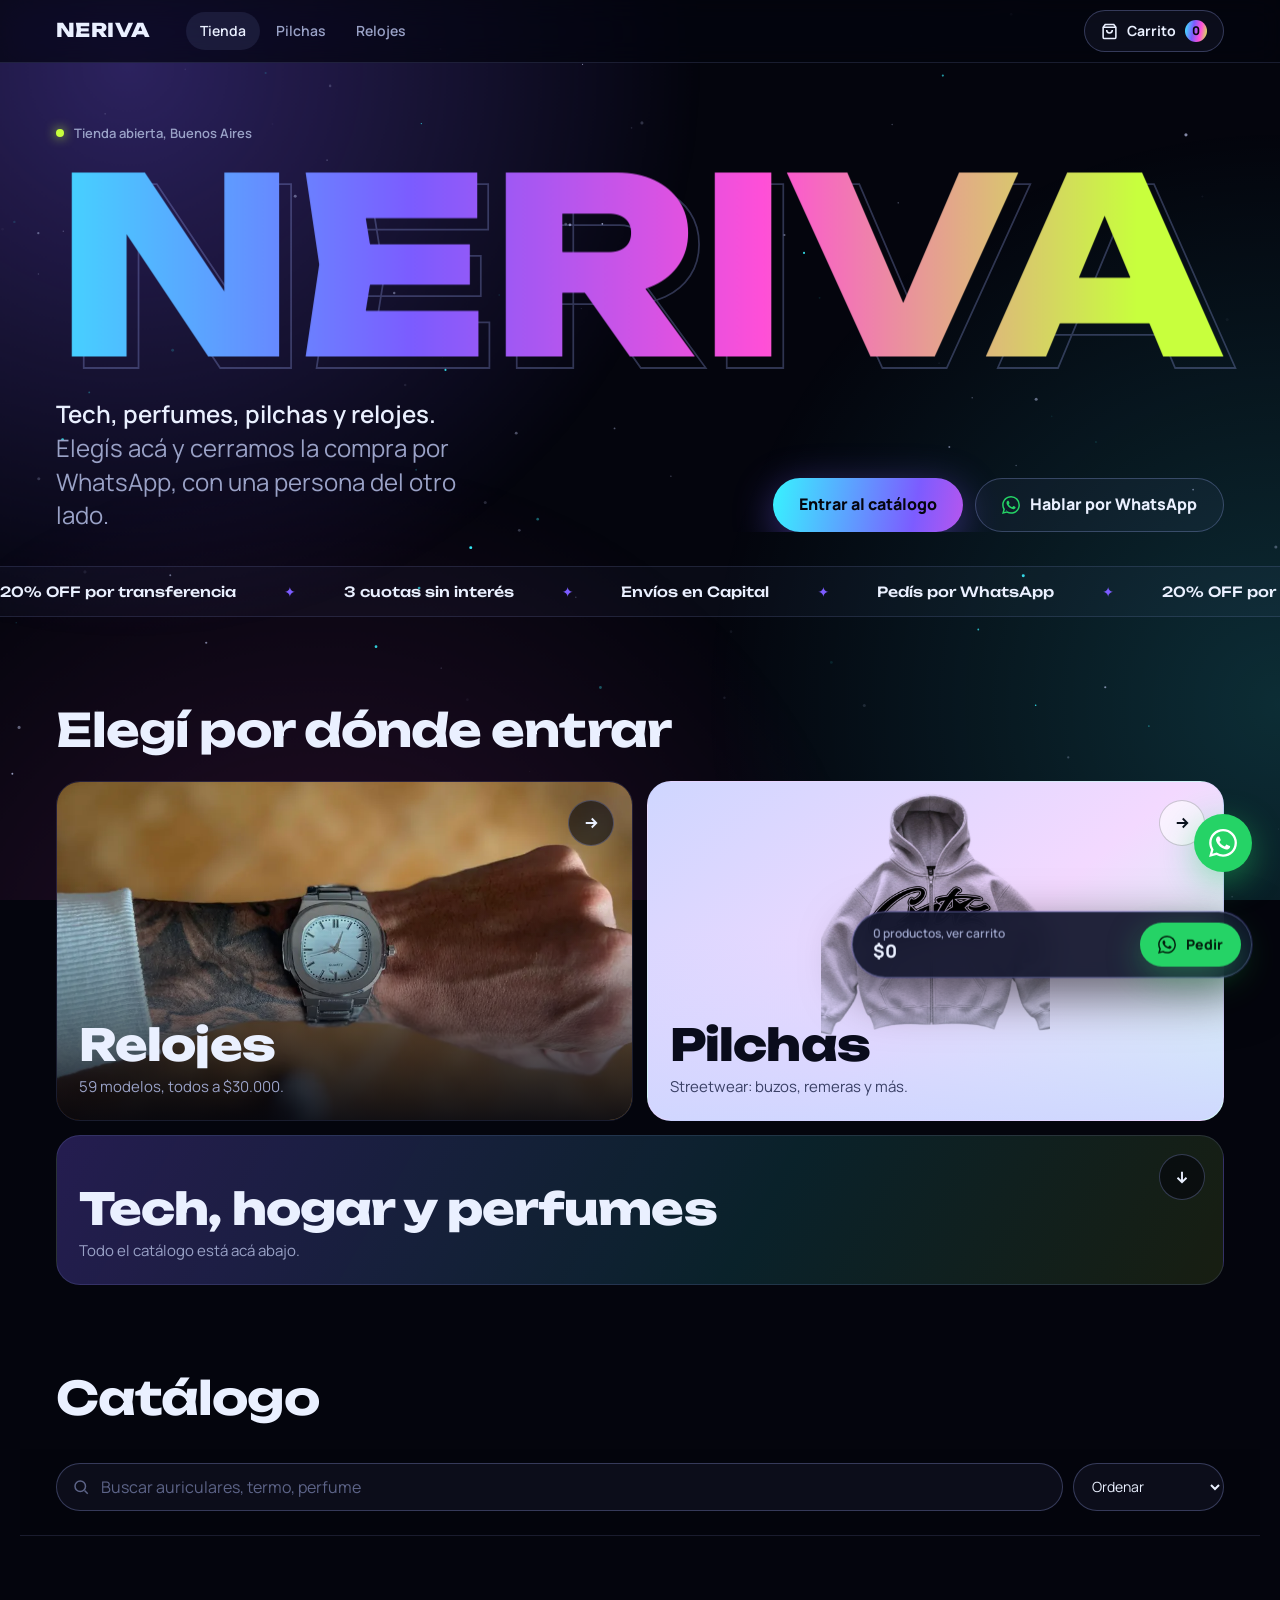
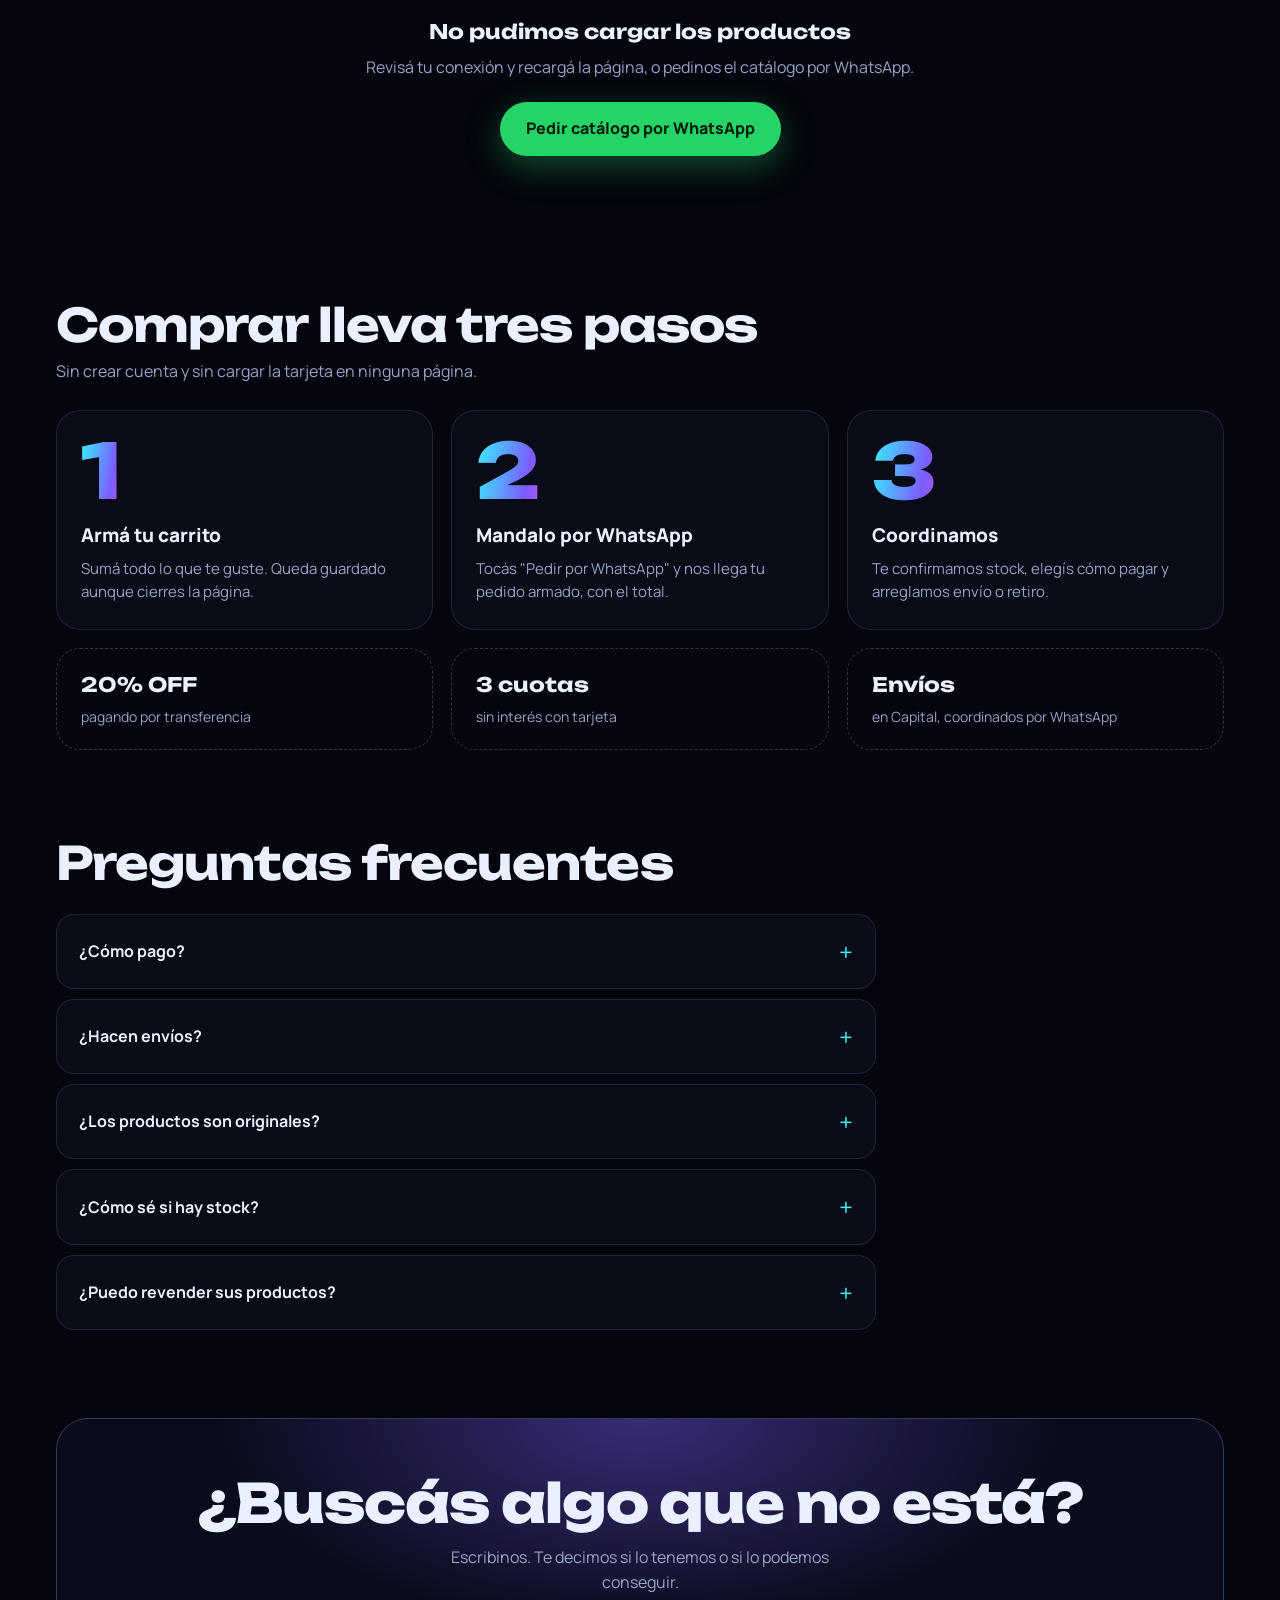
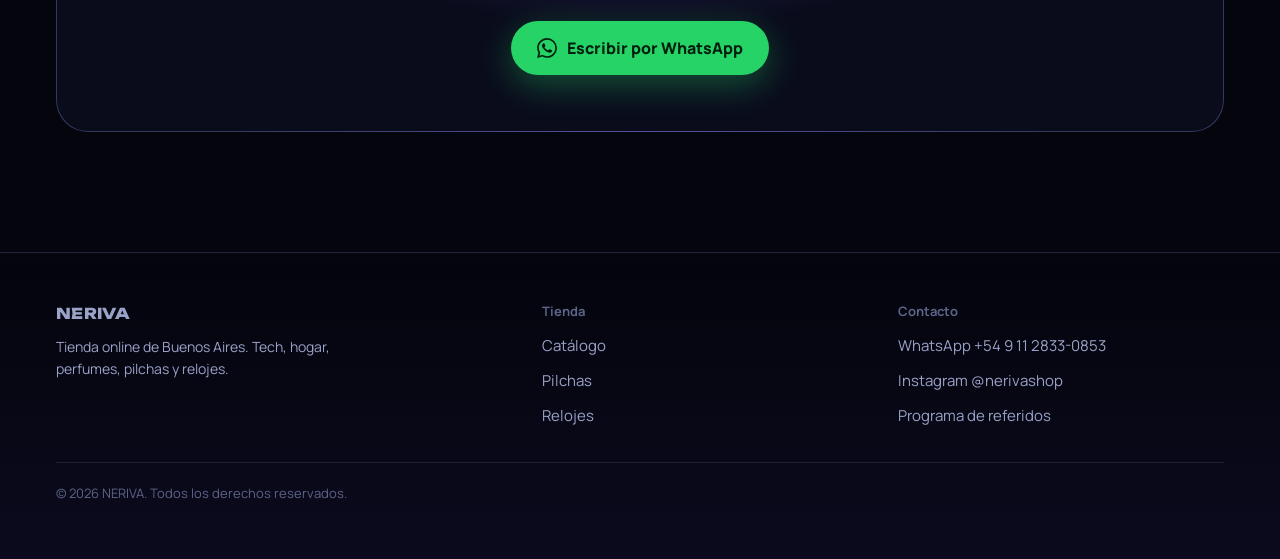
<file: index.html>
<!DOCTYPE html>
<html lang="es">
<head>
    <meta charset="UTF-8">
    <meta name="viewport" content="width=device-width, initial-scale=1.0, viewport-fit=cover">
    <title>NERIVA — Tech, perfumes, pilchas y relojes | Buenos Aires</title>
    <meta name="description" content="Tecnología, hogar, perfumes, pilchas y relojes. Elegí, armá tu carrito y pedilo por WhatsApp. 20% OFF por transferencia y 3 cuotas sin interés. Envíos en Capital.">
    <meta name="theme-color" content="#04050d">
    <meta property="og:title" content="NERIVA — Entrá a la tienda">
    <meta property="og:description" content="Tech, perfumes, pilchas y relojes. Elegís acá y cerramos por WhatsApp.">
    <meta property="og:image" content="https://i.postimg.cc/gjz4jfm1/Neriva-Logo.png">
    <meta property="og:type" content="website">
    <link rel="icon" type="image/png" href="https://i.postimg.cc/gjz4jfm1/Neriva-Logo.png">
    <link rel="apple-touch-icon" href="https://i.postimg.cc/gjz4jfm1/Neriva-Logo.png">
    <link rel="preconnect" href="https://fonts.googleapis.com">
    <link rel="preconnect" href="https://fonts.gstatic.com" crossorigin>
    <link href="https://fonts.googleapis.com/css2?family=Unbounded:wght@500;700;800&family=Manrope:wght@400;600;700;800&display=swap" rel="stylesheet">
    <link rel="stylesheet" href="ui.css">

    <style>
        /* ── PORTADA ───────────────────────────────── */
        .hero { position: relative; padding: 34px 0 0; overflow: hidden; }
        .hero-status {
            display: inline-flex; align-items: center; gap: 10px; font-size: 13px; font-weight: 600; color: var(--dim);
            opacity: 0; animation: heroIn .8s .1s forwards;
        }
        .hero-status i { width: 8px; height: 8px; border-radius: 50%; background: var(--lime); box-shadow: 0 0 12px var(--lime); animation: blink 2.2s infinite; }
        @keyframes blink { 50% { opacity: .35; } }
        .wordmark { display: block; width: 100%; height: auto; margin: 14px 0 6px; overflow: visible; }
        .wordmark text { font-family: var(--display); font-weight: 800; }
        .wordmark .w-main { opacity: 0; animation: wordIn 1.1s .15s cubic-bezier(.2,.8,.2,1) forwards; }
        .wordmark .w-ghost { fill: none; stroke: rgba(160,175,255,.28); stroke-width: 1.5; opacity: 0; animation: ghostIn 1.4s .5s forwards; }
        @keyframes wordIn { from { opacity: 0; transform: translateY(40px); filter: blur(14px); } to { opacity: 1; transform: none; filter: none; } }
        @keyframes ghostIn { to { opacity: 1; transform: translate(10px, 10px); } }
        @keyframes heroIn { from { opacity: 0; transform: translateY(18px); } to { opacity: 1; transform: none; } }
        .hero-row { display: grid; gap: 22px; opacity: 0; animation: heroIn .9s .65s forwards; }
        .hero-lead { font-size: clamp(18px, 2.3vw, 24px); line-height: 1.4; font-weight: 600; max-width: 30ch; }
        .hero-lead span { color: var(--dim); font-weight: 400; }
        .hero-ctas { display: flex; flex-wrap: wrap; gap: 12px; }
        .hero-ctas .btn { flex: 1 1 210px; }
        @media (min-width: 900px) {
            .hero { padding-top: 56px; }
            .hero-row { grid-template-columns: 1fr auto; align-items: end; }
            .hero-ctas .btn { flex: 0 0 auto; }
        }

        /* anillo 3D de productos */
        .ring-stage {
            position: relative; height: calc(var(--w, 150px) * 1.3 + 110px); margin-top: 18px; perspective: 1100px; perspective-origin: 50% 40%;
            touch-action: pan-y; cursor: grab; user-select: none; -webkit-user-select: none;
            -webkit-mask-image: linear-gradient(90deg, transparent, #000 14%, #000 86%, transparent);
            mask-image: linear-gradient(90deg, transparent, #000 14%, #000 86%, transparent);
            opacity: 0; animation: heroIn 1.2s .9s forwards;
        }
        .ring-stage.dragging { cursor: grabbing; }
        .ring { position: absolute; left: 50%; top: 48%; width: 0; height: 0; transform-style: preserve-3d; will-change: transform; }
        .ring-item {
            position: absolute; width: var(--w); height: calc(var(--w) * 1.3); left: calc(var(--w) / -2); top: calc(var(--w) * -.65);
            border-radius: 18px; overflow: hidden; background: #fff; border: 1px solid var(--line-2);
            backface-visibility: hidden; -webkit-backface-visibility: hidden;
            box-shadow: 0 30px 60px rgba(0,0,0,.55);
        }
        .ring-item img { width: 100%; height: 100%; object-fit: cover; pointer-events: none; -webkit-user-drag: none; }
        .ring-item .tag {
            position: absolute; left: 8px; right: 8px; bottom: 8px; padding: 9px 11px; border-radius: 12px;
            background: rgba(4,5,13,.84); color: var(--ice); font-size: 12px; font-weight: 700; line-height: 1.25; text-align: left;
        }
        .ring-item .tag b { display: block; font-size: 15px; font-weight: 800; color: var(--cyan); }
        .ring-item .tag span { display: block; white-space: nowrap; overflow: hidden; text-overflow: ellipsis; }
        .ring-item.ghost { background: linear-gradient(110deg, var(--panel) 30%, #1a1f42 50%, var(--panel) 70%); background-size: 200% 100%; animation: shimmer 1.5s infinite; }
        @keyframes shimmer { from { background-position: 200% 0; } to { background-position: -200% 0; } }
        .ring-hint { text-align: center; font-size: 13px; color: var(--faint); margin-top: -6px; }
        .ring-floor {
            position: absolute; left: -50%; right: -50%; bottom: -40px; height: 190px; z-index: -1;
            background:
                linear-gradient(transparent, var(--void) 92%),
                repeating-linear-gradient(90deg, rgba(124,92,255,.35) 0 1px, transparent 1px 70px),
                repeating-linear-gradient(0deg, rgba(124,92,255,.35) 0 1px, transparent 1px 44px);
            transform: perspective(420px) rotateX(64deg); transform-origin: 50% 0;
            -webkit-mask-image: radial-gradient(60% 100% at 50% 0, #000, transparent); mask-image: radial-gradient(60% 100% at 50% 0, #000, transparent);
            animation: floor 2.4s linear infinite;
        }
        @keyframes floor { to { background-position: 0 0, 0 0, 0 44px; } }

        /* cinta de beneficios */
        .tape { border-block: 1px solid var(--line); overflow: hidden; white-space: nowrap; background: rgba(160,175,255,.04); }
        .tape-track { display: inline-flex; gap: 48px; padding: 14px 0; animation: tape 30s linear infinite; }
        .tape-track span { display: inline-flex; align-items: center; gap: 48px; font-family: var(--display); font-weight: 500; font-size: 14px; }
        .tape-track span::after { content: '✦'; color: var(--violet); }
        @keyframes tape { to { transform: translateX(-50%); } }

        /* mundos */
        .worlds { display: grid; gap: 14px; }
        .world {
            position: relative; display: flex; flex-direction: column; justify-content: flex-end; min-height: 230px; padding: 22px;
            border-radius: 24px; overflow: hidden; text-decoration: none; isolation: isolate; border: 1px solid var(--line);
            transition: border-color .3s, transform .3s;
        }
        .world > img { position: absolute; inset: 0; width: 100%; height: 100%; object-fit: cover; z-index: -2; transition: transform .8s cubic-bezier(.2,.8,.2,1); }
        .world::before { content: ''; position: absolute; inset: 0; z-index: -1; background: linear-gradient(180deg, rgba(4,5,13,0) 30%, rgba(4,5,13,.92)); }
        .world b { font-family: var(--display); font-weight: 800; font-size: clamp(26px, 4.4vw, 44px); line-height: 1; letter-spacing: -.02em; }
        .world p { color: var(--dim); font-size: 15px; margin-top: 8px; max-width: 34ch; }
        .world .go {
            position: absolute; top: 18px; right: 18px; width: 46px; height: 46px; border-radius: 50%;
            display: flex; align-items: center; justify-content: center; background: rgba(4,5,13,.6); border: 1px solid var(--line-2);
            transition: background .3s, color .3s, transform .3s;
        }
        .world:hover { border-color: var(--line-2); }
        .world:hover > img { transform: scale(1.07); }
        .world:hover .go { background: var(--ice); color: #05060f; transform: rotate(-45deg); }
        .world.w-pilchas { background: linear-gradient(140deg, #cfd6ff, #f3d9ff 55%, #d6fff3); color: #0a0c1c; }
        .world.w-pilchas::before { background: linear-gradient(180deg, transparent 45%, rgba(207,214,255,.95)); }
        .world.w-pilchas > img { object-fit: contain; object-position: 50% 10%; mix-blend-mode: multiply; padding-bottom: 60px; }
        .world.w-pilchas p { color: #3a4066; }
        .world.w-pilchas .go { background: rgba(255,255,255,.6); border-color: rgba(10,12,28,.2); color: #0a0c1c; }
        .world.w-tech { min-height: 150px; background: linear-gradient(120deg, rgba(124,92,255,.28), rgba(55,243,255,.12) 60%, rgba(200,255,61,.1)); }
        .world.w-tech::before { display: none; }
        @media (min-width: 860px) {
            .worlds { grid-template-columns: 1fr 1fr; grid-template-rows: 340px auto; }
            .world.w-tech { grid-column: span 2; }
        }

        /* ofertas */
        .rail { display: grid; grid-auto-flow: column; grid-auto-columns: 62%; gap: 14px; overflow-x: auto; scroll-snap-type: x mandatory; padding: 4px 18px 14px; margin: 0 -18px; scrollbar-width: none; }
        .rail::-webkit-scrollbar { display: none; }
        .rail > * { scroll-snap-align: center; }
        @media (min-width: 640px) { .rail { grid-auto-columns: 36%; } }
        @media (min-width: 1000px) { .rail { grid-auto-columns: calc((100% - 42px) / 4); margin: 0; padding-inline: 0; } }

        /* catálogo */
        .filters {
            position: sticky; top: 108px; z-index: 30; margin: 0 -18px 20px; padding: 12px 18px;
            background: rgba(4,5,13,.86); backdrop-filter: blur(14px); -webkit-backdrop-filter: blur(14px);
            border-bottom: 1px solid var(--line);
        }
        @media (min-width: 768px) { .filters { margin: 0 -36px 24px; padding: 14px 36px; } }
        @media (min-width: 900px) { .filters { top: 62px; } }
        .filters-row { display: flex; gap: 10px; }
        .search { flex: 1; position: relative; display: block; }
        .search svg { position: absolute; left: 16px; top: 50%; transform: translateY(-50%); color: var(--faint); pointer-events: none; }
        .search input, .sort {
            width: 100%; height: 48px; border-radius: 999px; border: 1px solid var(--line-2);
            background: rgba(160,175,255,.06); color: var(--ice); font: inherit; font-size: 16px;
        }
        .search input { padding: 0 16px 0 44px; }
        .search input::placeholder { color: var(--faint); }
        .search input:focus, .sort:focus { outline: none; border-color: var(--cyan); box-shadow: 0 0 0 4px rgba(55,243,255,.12); }
        .sort { width: auto; padding: 0 14px; font-size: 14px; flex: 0 0 auto; }
        .sort option { background: var(--deep); }
        .chips { display: flex; gap: 8px; overflow-x: auto; margin-top: 10px; scrollbar-width: none; }
        .chips::-webkit-scrollbar { display: none; }
        .chip { flex: 0 0 auto; height: 36px; padding: 0 16px; border-radius: 999px; border: 1px solid var(--line-2); font-size: 14px; font-weight: 700; color: var(--dim); transition: all .2s; }
        .chip:hover { color: var(--ice); }
        .chip.on { background: var(--holo); color: #05060f; border-color: transparent; }
        .results { font-size: 14px; color: var(--dim); white-space: nowrap; }
        .results strong { color: var(--ice); }

        .grid { display: grid; grid-template-columns: 1fr 1fr; gap: 12px; }
        @media (min-width: 640px) { .grid { grid-template-columns: repeat(3, 1fr); gap: 18px; } }
        @media (min-width: 1024px) { .grid { grid-template-columns: repeat(4, 1fr); gap: 22px; } }

        .p-img { position: relative; aspect-ratio: 1; margin: 8px 8px 0; border-radius: 12px; background: #fff; cursor: pointer; overflow: hidden; }
        .p-img img { width: 100%; height: 100%; object-fit: contain; transition: transform .5s cubic-bezier(.2,.8,.2,1); }
        .card:hover .p-img img { transform: scale(1.06); }
        .img-empty { width: 100%; height: 100%; display: flex; align-items: center; justify-content: center; font-size: 44px; background: var(--panel); }
        .badge { position: absolute; top: 8px; left: 8px; padding: 4px 10px; border-radius: 999px; font-size: 12px; font-weight: 800; background: var(--sale); color: #fff; }
        .photos { position: absolute; bottom: 8px; right: 8px; padding: 3px 9px; border-radius: 999px; background: rgba(4,5,13,.75); color: #fff; font-size: 11px; font-weight: 700; }
        .p-body { display: flex; flex-direction: column; gap: 4px; padding: 12px 14px 14px; flex: 1; }
        .p-cat { font-size: 12px; font-weight: 600; color: var(--faint); }
        .p-name { font-size: 15px; font-weight: 700; line-height: 1.3; cursor: pointer; display: -webkit-box; -webkit-line-clamp: 2; -webkit-box-orient: vertical; overflow: hidden; min-height: 2.6em; }
        .price-row { display: flex; align-items: baseline; flex-wrap: wrap; gap: 8px; margin-top: 4px; }
        .price { font-size: 20px; font-weight: 800; letter-spacing: -.01em; }
        .price-old { font-size: 13px; color: var(--faint); text-decoration: line-through; }
        .add-btn {
            width: 100%; min-height: 44px; margin-top: auto; border-radius: 999px; border: 1px solid var(--line-2); background: rgba(160,175,255,.06);
            display: inline-flex; align-items: center; justify-content: center; gap: 8px; font-size: 14px; font-weight: 800; transition: all .2s;
        }
        .p-body .price-row { margin-bottom: 12px; }
        .add-btn:hover { background: var(--ice); color: #05060f; border-color: var(--ice); }
        .add-btn.added { background: rgba(200,255,61,.12); border-color: rgba(200,255,61,.5); color: var(--lime); }

        .skeleton { border-radius: var(--r); border: 1px solid var(--line); aspect-ratio: .68; background: linear-gradient(110deg, rgba(160,175,255,.05) 30%, rgba(160,175,255,.13) 50%, rgba(160,175,255,.05) 70%); background-size: 200% 100%; animation: shimmer 1.5s infinite; }
        .empty { grid-column: 1 / -1; text-align: center; padding: 56px 16px; color: var(--dim); }
        .empty h3 { color: var(--ice); font-family: var(--display); font-size: 20px; margin-bottom: 8px; }
        .empty .btn { margin-top: 22px; }

        /* cómo comprar */
        .steps { display: grid; gap: 14px; }
        @media (min-width: 768px) { .steps { grid-template-columns: repeat(3, 1fr); gap: 18px; } }
        .step { position: relative; padding: 26px 24px; border-radius: 24px; border: 1px solid var(--line); background: rgba(160,175,255,.04); overflow: hidden; }
        .step-n { font-family: var(--display); font-weight: 800; font-size: 76px; line-height: .9; display: inline-block; margin-bottom: 16px; }
        .step h3 { font-size: 19px; font-weight: 800; margin-bottom: 6px; }
        .step p { color: var(--dim); font-size: 15px; }
        .pay { display: grid; gap: 14px; margin-top: 14px; }
        @media (min-width: 768px) { .pay { grid-template-columns: repeat(3, 1fr); gap: 18px; margin-top: 18px; } }
        .pay div { padding: 20px 24px; border-radius: 24px; border: 1px dashed var(--line-2); }
        .pay b { display: block; font-family: var(--display); font-weight: 700; font-size: 20px; margin-bottom: 4px; }
        .pay span { font-size: 14px; color: var(--dim); }

        /* preguntas */
        .faq { display: grid; gap: 10px; max-width: 820px; }
        .faq details { border-radius: 18px; border: 1px solid var(--line); background: rgba(160,175,255,.04); transition: border-color .2s; }
        .faq details[open] { border-color: var(--line-2); }
        .faq summary { list-style: none; cursor: pointer; padding: 18px 22px; font-weight: 700; display: flex; justify-content: space-between; align-items: center; gap: 12px; }
        .faq summary::-webkit-details-marker { display: none; }
        .faq summary::after { content: '+'; font-size: 24px; font-weight: 400; color: var(--cyan); transition: transform .25s; }
        .faq details[open] summary::after { transform: rotate(45deg); }
        .faq details p { padding: 0 22px 18px; color: var(--dim); font-size: 15px; }
        .faq a { color: var(--cyan); }

        /* cierre */
        .final { position: relative; text-align: center; padding: 56px 22px; border-radius: 32px; overflow: hidden; border: 1px solid var(--line-2); background: radial-gradient(600px 300px at 50% 0, rgba(124,92,255,.4), transparent 70%), var(--deep); }
        .final h2 { font-family: var(--display); font-weight: 800; font-size: clamp(26px, 6vw, 54px); line-height: 1.05; letter-spacing: -.02em; }
        .final p { color: var(--dim); margin: 14px auto 26px; max-width: 44ch; }

        /* ── FICHA DE PRODUCTO ─────────────────────── */
        .modal { position: fixed; inset: 0; z-index: 100; display: none; background: rgba(4,5,13,.8); backdrop-filter: blur(8px); -webkit-backdrop-filter: blur(8px); align-items: flex-end; justify-content: center; }
        .modal.on { display: flex; }
        .modal-box { position: relative; width: 100%; max-height: 92vh; overflow-y: auto; background: var(--deep); border-radius: 28px 28px 0 0; border: 1px solid var(--line-2); animation: sheetUp .4s cubic-bezier(.2,.9,.2,1); }
        @media (min-width: 768px) {
            .modal { align-items: center; padding: 24px; }
            .modal-box { max-width: 960px; border-radius: 28px; animation: modalIn .35s cubic-bezier(.2,.9,.2,1); box-shadow: 0 40px 120px rgba(0,0,0,.7), 0 0 0 1px rgba(124,92,255,.3); }
            .modal-grid { display: grid; grid-template-columns: 1fr 1fr; }
        }
        @keyframes sheetUp { from { transform: translateY(60px); opacity: 0; } }
        @keyframes modalIn { from { transform: scale(.94); opacity: 0; } }
        .modal-box > .x-btn { position: absolute; top: 14px; right: 14px; z-index: 5; }
        .gallery { position: relative; aspect-ratio: 1; background: #fff; overflow: hidden; }
        @media (min-width: 768px) { .gallery { aspect-ratio: auto; min-height: 100%; } }
        .gallery > img { width: 100%; height: 100%; object-fit: contain; }
        .car-track { display: flex; height: 100%; transition: transform .4s cubic-bezier(.2,.8,.2,1); }
        .car-slide { flex: 0 0 100%; height: 100%; }
        .car-slide img { width: 100%; height: 100%; object-fit: contain; }
        .car-btn { position: absolute; top: 50%; transform: translateY(-50%); width: 42px; height: 42px; border-radius: 50%; background: rgba(4,5,13,.75); color: #fff; font-size: 22px; display: flex; align-items: center; justify-content: center; }
        .car-prev { left: 12px; } .car-next { right: 12px; }
        .car-dots { position: absolute; bottom: 14px; left: 0; right: 0; display: flex; justify-content: center; gap: 6px; }
        .car-dot { width: 8px; height: 8px; border-radius: 50%; background: rgba(4,5,13,.25); cursor: pointer; transition: all .2s; }
        .car-dot.on { background: var(--violet); width: 22px; border-radius: 4px; }
        .car-count { position: absolute; top: 14px; left: 14px; padding: 4px 10px; border-radius: 999px; background: rgba(4,5,13,.7); color: #fff; font-size: 12px; font-weight: 700; z-index: 2; }
        .modal-info { padding: 24px 20px 28px; display: flex; flex-direction: column; gap: 14px; }
        @media (min-width: 768px) { .modal-info { padding: 40px 34px; } }
        .modal-info h2 { font-size: 24px; font-weight: 800; line-height: 1.2; padding-right: 44px; }
        .m-price-row { display: flex; align-items: baseline; flex-wrap: wrap; gap: 12px; }
        .m-price { font-family: var(--display); font-weight: 800; font-size: 32px; }
        .m-old { color: var(--faint); text-decoration: line-through; }
        .m-pct { padding: 4px 10px; border-radius: 999px; background: var(--sale); color: #fff; font-size: 12px; font-weight: 800; }
        .m-desc { color: var(--dim); font-size: 15px; white-space: pre-line; max-height: 7.6em; overflow: hidden; }
        .m-desc.open { max-height: none; }
        .m-desc-toggle { align-self: flex-start; font-size: 14px; font-weight: 700; color: var(--cyan); }
        .m-perks { display: grid; gap: 8px; padding: 16px; border-radius: 16px; background: rgba(160,175,255,.06); font-size: 14px; color: var(--dim); list-style: none; }
        .m-perks li { display: flex; gap: 10px; align-items: center; }
        .m-perks li::before { content: '✓'; color: var(--lime); font-weight: 800; }
        .m-actions { display: grid; gap: 10px; }
        .m-cart.in-cart { background: rgba(200,255,61,.12); color: var(--lime); border-color: rgba(200,255,61,.5); }
        .m-copy { font-size: 14px; color: var(--dim); padding: 8px; }
        .m-copy:hover { color: var(--ice); }
    </style>
</head>
<body>

<div class="fx" aria-hidden="true"><i></i><i></i><i></i></div>

<header class="nav">
    <div class="wrap nav-in">
        <a href="index.html" class="logo">NERIVA</a>
        <ul class="nav-links">
            <li><a href="index.html" aria-current="page">Tienda</a></li>
            <li><a href="pilchas/">Pilchas</a></li>
            <li><a href="relojes/">Relojes</a></li>
        </ul>
        <div class="nav-right">
            <button class="cart-btn" id="navCartBtn" onclick="NERIVA.openDrawer()" aria-label="Abrir carrito">
                <svg width="17" height="17" viewBox="0 0 24 24" fill="none" stroke="currentColor" stroke-width="2.2" aria-hidden="true"><path d="M6 2L3 6v14a2 2 0 002 2h14a2 2 0 002-2V6l-3-4z"/><line x1="3" y1="6" x2="21" y2="6"/><path d="M16 10a4 4 0 01-8 0"/></svg>
                Carrito
                <span class="cart-badge" id="cartCountBadge">0</span>
            </button>
        </div>
    </div>
    <nav class="nav-sub" aria-label="Secciones">
        <a href="index.html" aria-current="page">Tienda</a>
        <a href="#ofertas">Ofertas</a>
        <a href="pilchas/">Pilchas</a>
        <a href="relojes/">Relojes</a>
    </nav>
</header>

<main>
<!-- PORTADA -->
<div class="hero">
    <div class="wrap">
        <div class="hero-status"><i></i> Tienda abierta, Buenos Aires</div>
        <svg class="wordmark" viewBox="0 0 1000 200" role="img" aria-label="NERIVA">
            <defs>
                <linearGradient id="holo" x1="0" x2="1" y1="0" y2="0">
                    <stop offset="0" stop-color="#37f3ff"/><stop offset=".38" stop-color="#7c5cff"/><stop offset=".68" stop-color="#ff4fd8"/><stop offset="1" stop-color="#c8ff3d"/>
                    <animateTransform attributeName="gradientTransform" type="translate" values="-.35 0; .35 0; -.35 0" dur="9s" repeatCount="indefinite"/>
                </linearGradient>
            </defs>
            <text class="w-ghost" x="0" y="170" font-size="210" textLength="1000" lengthAdjust="spacingAndGlyphs">NERIVA</text>
            <text class="w-main" x="0" y="170" font-size="210" textLength="1000" lengthAdjust="spacingAndGlyphs" fill="url(#holo)">NERIVA</text>
        </svg>
        <div class="hero-row">
            <h1 class="hero-lead">Tech, perfumes, pilchas y relojes. <span>Elegís acá y cerramos la compra por WhatsApp, con una persona del otro lado.</span></h1>
            <div class="hero-ctas">
                <a href="#catalogo" class="btn btn-holo">Entrar al catálogo</a>
                <a href="https://wa.me/5491128330853?text=Hola!%20Vengo%20de%20la%20tienda%20y%20quiero%20consultar" target="_blank" rel="noopener" class="btn btn-line">
                    <svg width="18" height="18" viewBox="0 0 24 24" fill="var(--wa)" aria-hidden="true"><use href="#ico-wa"/></svg>
                    Hablar por WhatsApp
                </a>
            </div>
        </div>
    </div>

    <div class="ring-stage" id="ringStage" aria-label="Productos destacados">
        <div class="ring-floor" aria-hidden="true"></div>
        <div class="ring" id="ring"></div>
    </div>
    <p class="ring-hint" id="ringHint">Arrastrá para girar. Tocá un producto para verlo.</p>
</div>

<!-- BENEFICIOS -->
<div class="tape" aria-label="Beneficios" style="margin-top:34px">
    <div class="tape-track">
        <span>20% OFF por transferencia</span><span>3 cuotas sin interés</span><span>Envíos en Capital</span><span>Pedís por WhatsApp</span>
        <span>20% OFF por transferencia</span><span>3 cuotas sin interés</span><span>Envíos en Capital</span><span>Pedís por WhatsApp</span>
    </div>
</div>

<!-- MUNDOS -->
<section class="sec" id="mundos">
    <div class="wrap">
        <div class="sec-head rise">
            <h2 class="sec-title">Elegí por dónde entrar</h2>
        </div>
        <div class="worlds">
            <a class="world w-relojes rise" href="relojes/">
                <img src="img/portal-relojes.webp" alt="" loading="lazy">
                <span class="go" aria-hidden="true"><svg width="18" height="18" viewBox="0 0 24 24" fill="none" stroke="currentColor" stroke-width="2.5"><path d="M5 12h14M13 6l6 6-6 6"/></svg></span>
                <b>Relojes</b>
                <p>59 modelos, todos a $30.000.</p>
            </a>
            <a class="world w-pilchas rise" href="pilchas/">
                <img src="img/portal-pilchas.webp" alt="" loading="lazy">
                <span class="go" aria-hidden="true"><svg width="18" height="18" viewBox="0 0 24 24" fill="none" stroke="currentColor" stroke-width="2.5"><path d="M5 12h14M13 6l6 6-6 6"/></svg></span>
                <b>Pilchas</b>
                <p>Streetwear: buzos, remeras y más.</p>
            </a>
            <a class="world w-tech rise" href="#catalogo">
                <span class="go" aria-hidden="true"><svg width="18" height="18" viewBox="0 0 24 24" fill="none" stroke="currentColor" stroke-width="2.5"><path d="M12 5v14M6 13l6 6 6-6"/></svg></span>
                <b>Tech, hogar y perfumes</b>
                <p>Todo el catálogo está acá abajo.</p>
            </a>
        </div>
    </div>
</section>

<!-- OFERTAS (aparece sola si hay productos con precio de oferta) -->
<section class="sec" id="ofertas" hidden style="padding-top:0">
    <div class="wrap">
        <div class="sec-head">
            <h2 class="sec-title holo-text">Bajaron de precio</h2>
            <a href="#catalogo" class="sec-link" onclick="ordenarOfertas()">Ver todas</a>
        </div>
        <div class="rail" id="offersRail"></div>
    </div>
</section>

<!-- CATÁLOGO -->
<section class="sec" id="catalogo" style="padding-top:0">
    <div class="wrap">
        <div class="sec-head">
            <h2 class="sec-title">Catálogo</h2>
            <span class="results" id="resultsCount"></span>
        </div>
        <div class="filters">
            <div class="filters-row">
                <label class="search">
                    <svg width="18" height="18" viewBox="0 0 24 24" fill="none" stroke="currentColor" stroke-width="2" aria-hidden="true"><circle cx="11" cy="11" r="7"/><path d="M21 21l-4.3-4.3"/></svg>
                    <input type="search" id="searchInput" placeholder="Buscar auriculares, termo, perfume" aria-label="Buscar productos">
                </label>
                <select class="sort" id="sortSelect" aria-label="Ordenar">
                    <option value="">Ordenar</option>
                    <option value="oferta">Ofertas primero</option>
                    <option value="precio-asc">Menor precio</option>
                    <option value="precio-desc">Mayor precio</option>
                    <option value="nombre">A – Z</option>
                </select>
            </div>
            <div class="chips" id="chipsRow"></div>
        </div>
        <div class="grid" id="productGrid">
            <div class="skeleton"></div><div class="skeleton"></div><div class="skeleton"></div><div class="skeleton"></div>
        </div>
    </div>
</section>

<!-- CÓMO COMPRAR -->
<section class="sec" id="como-comprar" style="padding-top:0">
    <div class="wrap">
        <div class="sec-head rise">
            <div>
                <h2 class="sec-title">Comprar lleva tres pasos</h2>
                <p class="sec-sub">Sin crear cuenta y sin cargar la tarjeta en ninguna página.</p>
            </div>
        </div>
        <div class="steps">
            <div class="step rise"><span class="step-n holo-text">1</span><h3>Armá tu carrito</h3><p>Sumá todo lo que te guste. Queda guardado aunque cierres la página.</p></div>
            <div class="step rise"><span class="step-n holo-text">2</span><h3>Mandalo por WhatsApp</h3><p>Tocás "Pedir por WhatsApp" y nos llega tu pedido armado, con el total.</p></div>
            <div class="step rise"><span class="step-n holo-text">3</span><h3>Coordinamos</h3><p>Te confirmamos stock, elegís cómo pagar y arreglamos envío o retiro.</p></div>
        </div>
        <div class="pay rise">
            <div><b>20% OFF</b><span>pagando por transferencia</span></div>
            <div><b>3 cuotas</b><span>sin interés con tarjeta</span></div>
            <div><b>Envíos</b><span>en Capital, coordinados por WhatsApp</span></div>
        </div>
    </div>
</section>

<!-- PREGUNTAS -->
<section class="sec" id="preguntas" style="padding-top:0">
    <div class="wrap">
        <div class="sec-head rise"><h2 class="sec-title">Preguntas frecuentes</h2></div>
        <div class="faq rise">
            <details><summary>¿Cómo pago?</summary><p>Cuando nos mandás el carrito por WhatsApp te pasamos los medios de pago. Por transferencia tenés 20% OFF, y con tarjeta podés pagar en 3 cuotas sin interés.</p></details>
            <details><summary>¿Hacen envíos?</summary><p>Sí, en Capital. Coordinamos día y horario por WhatsApp. Si estás en otra zona, escribinos y lo vemos.</p></details>
            <details><summary>¿Los productos son originales?</summary><p>Cada producto dice en su nombre si es original o réplica, para que sepas exactamente qué comprás. Si tenés dudas con alguno, preguntanos antes.</p></details>
            <details><summary>¿Cómo sé si hay stock?</summary><p>Te lo confirmamos apenas llega tu pedido por WhatsApp, antes de que pagues.</p></details>
            <details><summary>¿Puedo revender sus productos?</summary><p>Sí. <a href="https://wa.me/5491128330853?text=Hola!%20Quiero%20revender%20productos%20de%20NERIVA" target="_blank" rel="noopener">Escribinos por WhatsApp</a> y te contamos cómo.</p></details>
        </div>
    </div>
</section>

<!-- CIERRE -->
<section class="sec" style="padding-top:0">
    <div class="wrap">
        <div class="final rise">
            <h2>¿Buscás algo que no está?</h2>
            <p>Escribinos. Te decimos si lo tenemos o si lo podemos conseguir.</p>
            <a href="https://wa.me/5491128330853?text=Hola!%20Estoy%20buscando%20un%20producto%20que%20no%20vi%20en%20la%20tienda" target="_blank" rel="noopener" class="btn btn-wa">
                <svg width="20" height="20" viewBox="0 0 24 24" fill="currentColor" aria-hidden="true"><use href="#ico-wa"/></svg>
                Escribir por WhatsApp
            </a>
        </div>
    </div>
</section>
</main>

<footer>
    <div class="wrap">
        <div class="foot">
            <div>
                <a href="index.html" class="logo">NERIVA</a>
                <p>Tienda online de Buenos Aires. Tech, hogar, perfumes, pilchas y relojes.</p>
            </div>
            <div>
                <h4>Tienda</h4>
                <ul>
                    <li><a href="#catalogo">Catálogo</a></li>
                            <li><a href="pilchas/">Pilchas</a></li>
                    <li><a href="relojes/">Relojes</a></li>
                </ul>
            </div>
            <div>
                <h4>Contacto</h4>
                <ul>
                    <li><a href="https://wa.me/5491128330853" target="_blank" rel="noopener">WhatsApp +54 9 11 2833-0853</a></li>
                    <li><a href="https://instagram.com/nerivashop" target="_blank" rel="noopener">Instagram @nerivashop</a></li>
                    <li><a href="referidos/">Programa de referidos</a></li>
                </ul>
            </div>
        </div>
        <div class="copy">© 2026 NERIVA. Todos los derechos reservados.</div>
    </div>
</footer>

<a class="float-wa" href="https://wa.me/5491128330853?text=Hola!%20Vengo%20de%20la%20tienda%20y%20quiero%20consultar" target="_blank" rel="noopener" aria-label="Escribir por WhatsApp">
    <svg width="28" height="28" viewBox="0 0 24 24" fill="currentColor" aria-hidden="true"><use href="#ico-wa"/></svg>
</a>

<div class="cartbar" id="cartBar" aria-live="polite">
    <button class="cartbar-info" onclick="NERIVA.openDrawer()">
        <small id="cartBarCount">0 productos, ver carrito</small>
        <b id="cartBarTotal">$0</b>
    </button>
    <a href="#" class="btn btn-wa btn-sm" id="cartBarWa" target="_blank" rel="noopener">
        <svg width="18" height="18" viewBox="0 0 24 24" fill="currentColor" aria-hidden="true"><use href="#ico-wa"/></svg>
        Pedir
    </a>
</div>

<!-- FICHA DE PRODUCTO -->
<div class="modal" id="productModal" role="dialog" aria-modal="true" aria-labelledby="modalNombre">
    <div class="modal-box">
        <button class="x-btn" id="modalClose" aria-label="Cerrar">✕</button>
        <div class="modal-grid">
            <div class="gallery" id="modalGallery"></div>
            <div class="modal-info">
                <div class="p-cat" id="modalCat"></div>
                <h2 id="modalNombre"></h2>
                <div class="m-price-row">
                    <div class="m-price" id="modalPrice"></div>
                    <div class="m-old" id="modalPriceOrig" style="display:none"></div>
                    <div class="m-pct" id="modalPctBadge" style="display:none"></div>
                </div>
                <p class="m-desc" id="modalDesc"></p>
                <button class="m-desc-toggle" id="modalDescToggle" style="display:none">Ver más</button>
                <ul class="m-perks">
                    <li>20% OFF pagando por transferencia</li>
                    <li>3 cuotas sin interés con tarjeta</li>
                    <li>Te confirmamos stock antes de pagar</li>
                </ul>
                <div class="m-actions">
                    <a href="#" class="btn btn-wa btn-block" id="modalBtnBuy" target="_blank" rel="noopener">
                        <svg width="20" height="20" viewBox="0 0 24 24" fill="currentColor" aria-hidden="true"><use href="#ico-wa"/></svg>
                        Comprar ahora por WhatsApp
                    </a>
                    <button class="btn btn-line btn-block m-cart" id="modalBtnCart" onclick="toggleCartFromModal()"><span id="modalBtnCartTxt">Agregar al carrito</span></button>
                    <button class="m-copy" id="modalBtnCopy"><span id="copyTxt">Copiar link para compartir</span></button>
                </div>
            </div>
        </div>
    </div>
</div>

<!-- CARRITO -->
<div class="overlay" id="cartOverlay" onclick="NERIVA.closeDrawer()"></div>
<aside class="drawer" id="cartDrawer" aria-label="Carrito">
    <div class="drawer-head">
        <div><h3>Tu carrito</h3><small id="cartHeaderCount">0 productos</small></div>
        <button class="x-btn" onclick="NERIVA.closeDrawer()" aria-label="Cerrar carrito">✕</button>
    </div>
    <div class="drawer-items" id="cartItemsList"></div>
    <div class="drawer-foot" id="cartFooter" style="display:none;">
        <div id="cartSummary"></div>
        <p class="sum-note">Pagando por transferencia tenés 20% OFF. Te confirmamos stock y envío por WhatsApp.</p>
        <a href="#" class="btn btn-wa btn-block" id="cartBtnWa" target="_blank" rel="noopener">
            <svg width="20" height="20" viewBox="0 0 24 24" fill="currentColor" aria-hidden="true"><use href="#ico-wa"/></svg>
            Pedir por WhatsApp
        </a>
        <button class="drawer-clear" onclick="vaciarCarrito()">Vaciar carrito</button>
    </div>
</aside>

<div class="toasts" id="toastWrap" aria-live="polite"></div>

<svg width="0" height="0" style="position:absolute" aria-hidden="true">
    <symbol id="ico-wa" viewBox="0 0 24 24"><path d="M17.472 14.382c-.297-.149-1.758-.867-2.03-.967-.273-.099-.471-.148-.67.15-.197.297-.767.966-.94 1.164-.173.199-.347.223-.644.075-.297-.15-1.255-.463-2.39-1.475-.883-.788-1.48-1.761-1.653-2.059-.173-.297-.018-.458.13-.606.134-.133.298-.347.446-.52.149-.174.198-.298.298-.497.099-.198.05-.371-.025-.52-.075-.149-.669-1.612-.916-2.207-.242-.579-.487-.5-.669-.51-.173-.008-.371-.01-.57-.01-.198 0-.52.074-.792.372-.272.297-1.04 1.016-1.04 2.479 0 1.462 1.065 2.875 1.213 3.074.149.198 2.096 3.2 5.077 4.487.709.306 1.262.489 1.694.625.712.227 1.36.195 1.871.118.571-.085 1.758-.719 2.006-1.413.248-.694.248-1.289.173-1.413-.074-.124-.272-.198-.57-.347m-5.421 7.403h-.004a9.87 9.87 0 01-5.031-1.378l-.361-.214-3.741.982.998-3.648-.235-.374a9.86 9.86 0 01-1.51-5.26c.001-5.45 4.436-9.884 9.888-9.884 2.64 0 5.122 1.03 6.988 2.898a9.825 9.825 0 012.893 6.994c-.003 5.45-4.437 9.884-9.885 9.884m8.413-18.297A11.815 11.815 0 0012.05 0C5.495 0 .16 5.335.157 11.892c0 2.096.547 4.142 1.588 5.945L.057 24l6.305-1.654a11.882 11.882 0 005.683 1.448h.005c6.554 0 11.89-5.335 11.893-11.893a11.821 11.821 0 00-3.48-8.413z"/></symbol>
</svg>

<script src="ui.js"></script>
<script>
// ── CONFIG ──────────────────────────────────────────
// Los productos salen de la planilla de Google (Hoja1). Columnas:
// A nombre · B categoría · C precio · D descripción · E imagen · F precio oferta · G (captura) · H en adelante: más fotos
const SHEET_ID = '11cgwoDZwEC4KqjD-5dOHucJ2wsWvMK2QmDAYQDmXvyQ';
const SHEET_URL = `https://docs.google.com/spreadsheets/d/${SHEET_ID}/gviz/tq?tqx=out:json&sheet=Hoja1`;
const COL = { nombre:0, cat:1, precio:2, desc:3, img:4, oferta:5, captura:6, fotosStart:7 };
const { toast, waLink, money, openDrawer, closeDrawer } = NERIVA;

// ── ESTADO ───────────────────────────────────────────
let allProducts = [];
let catFilter = 'todos', sortMode = '', searchQuery = '';
let carouselIdx = 0, carouselImgs = [], productoActivo = null;
let cart = []; // [{id, nombre, categoria, precio, precioOriginal, imagen, qty}]

const ICON_BAG = '<svg width="16" height="16" viewBox="0 0 24 24" fill="none" stroke="currentColor" stroke-width="2.2" aria-hidden="true"><path d="M6 2L3 6v14a2 2 0 002 2h14a2 2 0 002-2V6l-3-4z"/><line x1="3" y1="6" x2="21" y2="6"/><path d="M16 10a4 4 0 01-8 0"/></svg>';

// ── UTILIDADES ───────────────────────────────────────
const san = t => typeof t !== 'string' ? '' : t.trim().replace(/[<>"'`]/g,'').substring(0,1000);
// Precios en pesos: "54.999", "$54.999", "54999" y "54,999" valen 54999.
const parsePrice = s => {
    const txt = String(s || '').trim();
    if (!txt) return 0;
    const n = parseInt(txt.replace(/[.,]\d{1,2}$/, '').replace(/\D/g, ''), 10);
    return Number.isFinite(n) ? n : 0;
};
const esUrl = s => typeof s === 'string' && (s.trim().startsWith('http://') || s.trim().startsWith('https://'));
const precioFinal = p => p.precioOferta !== null ? p.precioOferta : p.precio;
const pctOff = p => p.precioOferta !== null ? Math.round((1 - p.precioOferta / p.precio) * 100) : 0;

function imgHTML(src, alt) {
    if (!src) return `<div class="img-empty">📦</div>`;
    return `<img src="${src}" alt="${san(alt)}" loading="lazy" onerror="this.outerHTML='<div class=\\'img-empty\\'>📦</div>'">`;
}

// ── CARGA DE PRODUCTOS ───────────────────────────────
async function cargar() {
    try {
        const res = await fetch(SHEET_URL, { method: 'GET', mode: 'cors' });
        const text = await res.text();
        const json = JSON.parse(text.substring(text.indexOf('{'), text.lastIndexOf('}') + 1));

        allProducts = json.table.rows.map((r, i) => {
            const c = r.c.map(col => col ? String(col.v ?? '').trim() : '');
            const precio = parsePrice(c[COL.precio]);
            const ofertaRaw = parsePrice(c[COL.oferta]);
            const precioOferta = (ofertaRaw > 0 && ofertaRaw < precio) ? ofertaRaw : null;
            const fotos = [];
            for (let col = COL.fotosStart; col < c.length; col++) {
                if (c[col] && esUrl(c[col])) fotos.push(san(c[col]));
            }
            return {
                id: i + 1,
                nombre: san(c[COL.nombre]),
                categoria: san(c[COL.cat]),
                precio,
                precioOferta,
                descripcion: san(c[COL.desc]),
                imagen: esUrl(c[COL.img]) ? san(c[COL.img]) : '',
                fotos,
            };
        }).filter(p => p.nombre && p.precio > 0);

        // carrito guardado: dejar solo lo que sigue en la planilla, con el precio de hoy
        cart = cart.flatMap(i => {
            const p = allProducts.find(x => x.id === i.id && x.nombre === i.nombre);
            return p ? [{ ...i, categoria: p.categoria, precio: precioFinal(p), precioOriginal: p.precioOferta !== null ? p.precio : null, imagen: p.imagen }] : [];
        });
        actualizarUICarrito();

        generarChips();
        renderOfertas();
        armarAnillo();
        aplicarFiltros();
        abrirDesdeURL();
    } catch (e) {
        document.getElementById('ringStage').style.display = 'none';
        document.getElementById('ringHint').style.display = 'none';
        document.getElementById('resultsCount').textContent = '';
        document.getElementById('productGrid').innerHTML =
            `<div class="empty"><h3>No pudimos cargar los productos</h3><p>Revisá tu conexión y recargá la página, o pedinos el catálogo por WhatsApp.</p>
            <a class="btn btn-wa" href="${waLink('Hola! Quiero ver el catálogo')}" target="_blank" rel="noopener">Pedir catálogo por WhatsApp</a></div>`;
    }
}

// ── ANILLO 3D ────────────────────────────────────────
const ring = { el: document.getElementById('ring'), stage: document.getElementById('ringStage'), items: [], angle: 0, vel: 0, n: 0, step: 0, drag: false, moved: 0, visible: true, hover: false };

function medirAnillo() {
    const w = innerWidth < 900 ? Math.min(170, innerWidth * .36) : 220;
    ring.back = innerWidth < 900 ? 150 : 60;
    ring.w = w;
    ring.r = (w / 2) / Math.tan(Math.PI / Math.max(ring.n, 3)) + 26;
    ring.stage.style.setProperty('--w', w + 'px');
    ring.items.forEach((el, i) => { el.style.transform = `rotateY(${i * ring.step}deg) translateZ(${ring.r}px)`; });
}
function pintarAnillo() {
    ring.el.style.transform = `translateZ(${-ring.r - ring.back}px) rotateX(-7deg) rotateY(${ring.angle}deg)`;
    ring.items.forEach((el, i) => {
        let a = ((i * ring.step + ring.angle) % 360 + 540) % 360 - 180;
        el.style.opacity = Math.max(.12, Math.cos(a * Math.PI / 180) * 1.15).toFixed(2);
    });
}
function llenarAnillo(nodos) {
    ring.el.innerHTML = '';
    ring.items = nodos;
    ring.n = nodos.length;
    ring.step = 360 / ring.n;
    nodos.forEach(n => ring.el.appendChild(n));
    medirAnillo(); pintarAnillo();
}
function armarAnillo() {
    const conFoto = allProducts.filter(p => p.imagen);
    const elegidos = [...conFoto.filter(p => p.precioOferta !== null), ...conFoto.filter(p => p.precioOferta === null)].slice(0, 10);
    if (elegidos.length < 5) { ring.stage.style.display = 'none'; document.getElementById('ringHint').style.display = 'none'; return; }
    llenarAnillo(elegidos.map(p => {
        const d = document.createElement('button');
        d.className = 'ring-item';
        d.setAttribute('aria-label', `Ver ${p.nombre}`);
        d.innerHTML = `<img src="${p.imagen}" alt="" onerror="this.style.display='none'"><div class="tag"><span>${san(p.nombre)}</span><b>${money(precioFinal(p))}</b></div>`;
        d.addEventListener('click', e => { if (e.detail === 0 || ring.moved < 8) abrirModal(p); });
        return d;
    }));
}
(function iniciarAnillo() {
    llenarAnillo(Array.from({ length: 10 }, () => { const d = document.createElement('div'); d.className = 'ring-item ghost'; return d; }));
    addEventListener('resize', () => { medirAnillo(); pintarAnillo(); });
    let lastX = 0;
    ring.stage.addEventListener('pointerdown', e => { ring.drag = true; ring.moved = 0; lastX = e.clientX; ring.vel = 0; ring.stage.classList.add('dragging'); });
    addEventListener('pointermove', e => {
        if (!ring.drag) return;
        const dx = e.clientX - lastX; lastX = e.clientX;
        ring.moved += Math.abs(dx);
        ring.angle += dx * .28; ring.vel = dx * .28;
    }, { passive: true });
    const soltar = () => { ring.drag = false; ring.stage.classList.remove('dragging'); };
    addEventListener('pointerup', soltar); addEventListener('pointercancel', soltar);
    ring.stage.addEventListener('pointerenter', e => { if (e.pointerType === 'mouse') ring.hover = true; });
    ring.stage.addEventListener('pointerleave', () => { ring.hover = false; });
    if ('IntersectionObserver' in window) new IntersectionObserver(es => { ring.visible = es[0].isIntersecting; }).observe(ring.stage);
    const loop = () => {
        requestAnimationFrame(loop);
        if (!ring.visible || document.hidden) return;
        if (!ring.drag) {
            ring.vel *= .94;
            const base = (NERIVA.calm || ring.hover) ? 0 : -.11;
            ring.angle += Math.abs(ring.vel) > .05 ? ring.vel : base;
        }
        pintarAnillo();
    };
    requestAnimationFrame(loop);
})();

// ── OFERTAS ──────────────────────────────────────────
function renderOfertas() {
    const ofertas = allProducts.filter(p => p.precioOferta !== null).sort((a, b) => pctOff(b) - pctOff(a)).slice(0, 12);
    if (!ofertas.length) return;
    const rail = document.getElementById('offersRail');
    rail.innerHTML = '';
    ofertas.forEach(p => rail.appendChild(crearCard(p)));
    document.getElementById('ofertas').hidden = false;
}
function ordenarOfertas() {
    sortMode = 'oferta';
    document.getElementById('sortSelect').value = 'oferta';
    aplicarFiltros();
}

// ── FILTROS ──────────────────────────────────────────
function generarChips() {
    const cats = [...new Set(allProducts.map(p => p.categoria).filter(Boolean))].sort();
    const row = document.getElementById('chipsRow');
    row.innerHTML = '';
    const mkChip = (label, val) => {
        const btn = document.createElement('button');
        btn.className = 'chip' + (val === catFilter ? ' on' : '');
        btn.textContent = label;
        btn.addEventListener('click', () => {
            row.querySelectorAll('.chip').forEach(c => c.classList.remove('on'));
            btn.classList.add('on');
            catFilter = val;
            aplicarFiltros();
        });
        row.appendChild(btn);
    };
    mkChip('Todos', 'todos');
    cats.forEach(c => mkChip(c, c));
}

function aplicarFiltros() {
    let lista = [...allProducts];
    if (catFilter !== 'todos') lista = lista.filter(p => p.categoria === catFilter);
    if (searchQuery) {
        const q = searchQuery.toLowerCase();
        lista = lista.filter(p => p.nombre.toLowerCase().includes(q) || p.descripcion.toLowerCase().includes(q) || p.categoria.toLowerCase().includes(q));
    }
    if (sortMode === 'precio-asc') lista.sort((a, b) => precioFinal(a) - precioFinal(b));
    if (sortMode === 'precio-desc') lista.sort((a, b) => precioFinal(b) - precioFinal(a));
    if (sortMode === 'nombre') lista.sort((a, b) => a.nombre.localeCompare(b.nombre));
    if (sortMode === 'oferta') lista.sort((a, b) => pctOff(b) - pctOff(a));
    renderGrid(lista);
    document.getElementById('resultsCount').innerHTML = `<strong>${lista.length}</strong> producto${lista.length !== 1 ? 's' : ''}`;
}

document.getElementById('searchInput').addEventListener('input', e => { searchQuery = e.target.value.trim(); aplicarFiltros(); });
document.getElementById('sortSelect').addEventListener('change', e => { sortMode = e.target.value; aplicarFiltros(); });

// ── TARJETAS ─────────────────────────────────────────
const textoBotonCard = id => cartHas(id) ? `En el carrito ✓` : `${ICON_BAG} Agregar`;

function crearCard(p) {
    const tieneOferta = p.precioOferta !== null;
    const totalFotos = (p.imagen ? 1 : 0) + p.fotos.length;
    const card = document.createElement('article');
    card.className = 'card';
    card.innerHTML = `
        <div class="p-img">
            ${imgHTML(p.imagen, p.nombre)}
            ${tieneOferta ? `<span class="badge">-${pctOff(p)}%</span>` : ''}
            ${totalFotos > 1 ? `<span class="photos">${totalFotos} fotos</span>` : ''}
        </div>
        <div class="p-body">
            <div class="p-cat">${san(p.categoria)}</div>
            <h3 class="p-name">${san(p.nombre)}</h3>
            <div class="price-row">
                <span class="price">${money(precioFinal(p))}</span>
                ${tieneOferta ? `<span class="price-old">${money(p.precio)}</span>` : ''}
            </div>
            <button class="add-btn ${cartHas(p.id) ? 'added' : ''}" data-id="${p.id}">${textoBotonCard(p.id)}</button>
        </div>`;
    card.querySelector('.p-img').addEventListener('click', () => abrirModal(p));
    card.querySelector('.p-name').addEventListener('click', () => abrirModal(p));
    card.querySelector('.add-btn').addEventListener('click', e => { e.stopPropagation(); addToCart(p); });
    return card;
}

function renderGrid(lista) {
    const grid = document.getElementById('productGrid');
    grid.innerHTML = '';
    if (!lista.length) {
        grid.innerHTML = `<div class="empty"><h3>No encontramos eso</h3><p>Probá con otra palabra o preguntanos: capaz lo conseguimos.</p>
            <a class="btn btn-wa" href="${waLink('Hola! Estoy buscando: ' + searchQuery)}" target="_blank" rel="noopener">Preguntar por WhatsApp</a></div>`;
        return;
    }
    lista.forEach(p => grid.appendChild(crearCard(p)));
}

// ── FICHA ────────────────────────────────────────────
function mensajeUnProducto(p) {
    let msg = `¡Hola! Quiero comprar este producto:\n\n▸ *${p.nombre}*\n  Precio: *${money(precioFinal(p))}*`;
    if (p.precioOferta !== null) msg += ` _(antes ${money(p.precio)})_`;
    msg += `\n\n¿Hay stock?`;
    const refPor = NERIVA.ref();
    if (refPor) msg += `\n\n🔗 Referido por: ${refPor}`;
    return msg;
}

function abrirModal(p) {
    const tieneOferta = p.precioOferta !== null;
    document.getElementById('modalCat').textContent = p.categoria;
    document.getElementById('modalNombre').textContent = p.nombre;
    document.getElementById('modalPrice').textContent = money(precioFinal(p));

    const origEl = document.getElementById('modalPriceOrig');
    const badgeEl = document.getElementById('modalPctBadge');
    if (tieneOferta) {
        origEl.textContent = money(p.precio); origEl.style.display = '';
        badgeEl.textContent = `-${pctOff(p)}% OFF`; badgeEl.style.display = '';
    } else { origEl.style.display = 'none'; badgeEl.style.display = 'none'; }

    const descEl = document.getElementById('modalDesc');
    const toggleEl = document.getElementById('modalDescToggle');
    descEl.textContent = p.descripcion || 'Consultanos por WhatsApp y te contamos todos los detalles.';
    descEl.classList.remove('open');
    toggleEl.textContent = 'Ver más';
    toggleEl.style.display = 'none';

    carouselImgs = [];
    if (p.imagen) carouselImgs.push(p.imagen);
    p.fotos.forEach(f => carouselImgs.push(f));
    carouselIdx = 0;

    const gallery = document.getElementById('modalGallery');
    if (!carouselImgs.length) {
        gallery.innerHTML = '<div class="img-empty" style="font-size:72px">📦</div>';
    } else if (carouselImgs.length === 1) {
        gallery.innerHTML = `<img src="${carouselImgs[0]}" alt="${san(p.nombre)}">`;
    } else {
        const slides = carouselImgs.map((src, i) => `<div class="car-slide"><img src="${src}" alt="" loading="${i === 0 ? 'eager' : 'lazy'}"></div>`).join('');
        const dots = carouselImgs.map((_, i) => `<div class="car-dot ${i === 0 ? 'on' : ''}" onclick="goTo(${i})"></div>`).join('');
        gallery.innerHTML = `
            <div class="car-count" id="carCounter">1/${carouselImgs.length}</div>
            <div class="car-track" id="carTrack">${slides}</div>
            <button class="car-btn car-prev" onclick="goPrev()" aria-label="Foto anterior">‹</button>
            <button class="car-btn car-next" onclick="goNext()" aria-label="Foto siguiente">›</button>
            <div class="car-dots">${dots}</div>`;
        initSwipe(gallery);
    }

    productoActivo = p;
    actualizarBtnModalCarrito(p);
    document.getElementById('modalBtnBuy').href = waLink(mensajeUnProducto(p));
    document.getElementById('copyTxt').textContent = 'Copiar link para compartir';
    document.getElementById('productModal').classList.add('on');
    document.body.style.overflow = 'hidden';
    requestAnimationFrame(() => { if (descEl.scrollHeight > descEl.clientHeight + 4) toggleEl.style.display = ''; });

    const params = new URLSearchParams(location.search);
    params.set('producto', p.id);
    history.replaceState(null, '', location.pathname + '?' + params.toString());
}

function actualizarBtnModalCarrito(p) {
    const en = cartHas(p.id);
    document.getElementById('modalBtnCart').classList.toggle('in-cart', en);
    document.getElementById('modalBtnCartTxt').textContent = en ? 'En el carrito ✓ (tocá para quitar)' : 'Agregar al carrito';
}
function toggleCartFromModal() {
    if (!productoActivo) return;
    if (cartHas(productoActivo.id)) removeFromCart(productoActivo.id);
    else addToCart(productoActivo);
    actualizarBtnModalCarrito(productoActivo);
}
function cerrarModal() {
    document.getElementById('productModal').classList.remove('on');
    if (!document.getElementById('cartDrawer').classList.contains('on')) document.body.style.overflow = '';
    productoActivo = null; carouselImgs = []; carouselIdx = 0;
    const params = new URLSearchParams(location.search);
    params.delete('producto');
    history.replaceState(null, '', params.toString() ? `${location.pathname}?${params}` : location.pathname);
}
document.getElementById('productModal').addEventListener('click', e => { if (e.target === e.currentTarget) cerrarModal(); });
document.getElementById('modalClose').addEventListener('click', cerrarModal);
document.addEventListener('keydown', e => { if (e.key === 'Escape') { cerrarModal(); closeDrawer(); } });
document.getElementById('modalDescToggle').addEventListener('click', () => {
    const open = document.getElementById('modalDesc').classList.toggle('open');
    document.getElementById('modalDescToggle').textContent = open ? 'Ver menos' : 'Ver más';
});

function goTo(idx) {
    const track = document.getElementById('carTrack');
    if (!track) return;
    carouselIdx = idx;
    track.style.transform = `translateX(-${idx * 100}%)`;
    document.querySelectorAll('.car-dot').forEach((d, i) => d.classList.toggle('on', i === idx));
    const counter = document.getElementById('carCounter');
    if (counter) counter.textContent = `${idx + 1}/${carouselImgs.length}`;
}
function goPrev() { goTo(carouselIdx === 0 ? carouselImgs.length - 1 : carouselIdx - 1); }
function goNext() { goTo(carouselIdx === carouselImgs.length - 1 ? 0 : carouselIdx + 1); }
function initSwipe(el) {
    let sx = 0;
    el.addEventListener('touchstart', e => { sx = e.touches[0].clientX; }, { passive: true });
    el.addEventListener('touchend', e => { const d = sx - e.changedTouches[0].clientX; if (Math.abs(d) > 40) d > 0 ? goNext() : goPrev(); }, { passive: true });
}

document.getElementById('modalBtnCopy').addEventListener('click', () => {
    if (!productoActivo) return;
    const params = new URLSearchParams(location.search);
    params.set('producto', productoActivo.id);
    const link = `${location.origin}${location.pathname}?${params}`;
    const ok = () => {
        document.getElementById('copyTxt').textContent = 'Link copiado ✓';
        setTimeout(() => { document.getElementById('copyTxt').textContent = 'Copiar link para compartir'; }, 2500);
    };
    navigator.clipboard.writeText(link).then(ok).catch(() => {
        const ta = document.createElement('textarea'); ta.value = link; ta.style.cssText = 'position:fixed;opacity:0';
        document.body.appendChild(ta); ta.select(); document.execCommand('copy'); document.body.removeChild(ta); ok();
    });
});

function abrirDesdeURL() {
    const id = parseInt(new URLSearchParams(location.search).get('producto'), 10);
    if (!id) return;
    const p = allProducts.find(x => x.id === id);
    if (p) abrirModal(p);
}

// ── CARRITO ──────────────────────────────────────────
function cartHas(id) { return cart.some(i => i.id === id); }
function cartItem(id) { return cart.find(i => i.id === id); }

function addToCart(p) {
    const item = cartItem(p.id);
    if (item) { item.qty++; toast(`+1 ${p.nombre}`); }
    else {
        cart.push({ id: p.id, nombre: p.nombre, categoria: p.categoria, precio: precioFinal(p), precioOriginal: p.precioOferta !== null ? p.precio : null, imagen: p.imagen, qty: 1 });
        toast(`Agregado: ${p.nombre}`);
    }
    actualizarUICarrito();
    NERIVA.bumpCart();
}
function removeFromCart(id) { cart = cart.filter(i => i.id !== id); actualizarUICarrito(); toast('Quitado del carrito'); }
function cambiarQty(id, delta) {
    const item = cartItem(id);
    if (!item) return;
    item.qty += delta;
    if (item.qty <= 0) removeFromCart(id); else actualizarUICarrito();
}
function vaciarCarrito() { cart = []; actualizarUICarrito(); toast('Carrito vacío'); }

function guardarCarrito() { try { localStorage.setItem('neriva_cart', JSON.stringify(cart)); } catch (e) {} }
function leerCarritoGuardado() {
    try {
        const raw = JSON.parse(localStorage.getItem('neriva_cart') || '[]');
        if (!Array.isArray(raw)) return [];
        return raw.filter(i => i && Number.isInteger(i.id) && Number.isInteger(i.qty) && i.qty > 0 && typeof i.precio === 'number')
            .map(i => ({ id: i.id, nombre: san(i.nombre), categoria: san(i.categoria), precio: i.precio,
                         precioOriginal: typeof i.precioOriginal === 'number' ? i.precioOriginal : null,
                         imagen: esUrl(i.imagen) ? san(i.imagen) : '', qty: Math.min(i.qty, 99) }));
    } catch (e) { return []; }
}

function actualizarUICarrito() {
    guardarCarrito();
    const total = cart.reduce((acc, i) => acc + i.precio * i.qty, 0);
    const totalItems = cart.reduce((acc, i) => acc + i.qty, 0);
    const txtItems = `${totalItems} producto${totalItems !== 1 ? 's' : ''}`;

    document.getElementById('cartCountBadge').textContent = totalItems;
    document.getElementById('cartHeaderCount').textContent = txtItems;
    document.getElementById('cartBarCount').textContent = `${txtItems}, ver carrito`;
    document.getElementById('cartBarTotal').textContent = money(total);
    document.body.classList.toggle('has-cart', cart.length > 0);

    document.querySelectorAll('.add-btn').forEach(btn => {
        const id = parseInt(btn.dataset.id, 10);
        btn.classList.toggle('added', cartHas(id));
        btn.innerHTML = textoBotonCard(id);
    });

    const lista = document.getElementById('cartItemsList');
    const footer = document.getElementById('cartFooter');
    if (!cart.length) {
        lista.innerHTML = `
            <div class="drawer-empty">
                <b>Tu carrito está vacío</b>
                Agregá productos y mandanos el pedido por WhatsApp.
                <br><button class="btn btn-holo btn-sm" onclick="NERIVA.closeDrawer(); location.hash='catalogo'">Ver el catálogo</button>
            </div>`;
        footer.style.display = 'none';
        return;
    }

    lista.innerHTML = '';
    cart.forEach(item => {
        const div = document.createElement('div');
        div.className = 'ci';
        div.innerHTML = `
            ${item.imagen
                ? `<img class="ci-img contain" src="${item.imagen}" alt="" onerror="this.outerHTML='<div class=\\'ci-img-empty\\'>📦</div>'">`
                : '<div class="ci-img-empty">📦</div>'}
            <div class="ci-info">
                <div class="ci-name">${san(item.nombre)}</div>
                <div class="ci-price">${money(item.precio * item.qty)}</div>
                ${item.precioOriginal ? `<div class="ci-old">${money(item.precioOriginal * item.qty)}</div>` : ''}
                <div class="qty">
                    <button onclick="cambiarQty(${item.id}, -1)" aria-label="Uno menos">−</button>
                    <span>${item.qty}</span>
                    <button onclick="cambiarQty(${item.id}, 1)" aria-label="Uno más">+</button>
                </div>
            </div>
            <button class="ci-remove" onclick="removeFromCart(${item.id})" aria-label="Quitar">✕</button>`;
        lista.appendChild(div);
    });

    const subtotal = cart.reduce((a, i) => a + (i.precioOriginal || i.precio) * i.qty, 0);
    const descuento = subtotal - total;
    document.getElementById('cartSummary').innerHTML = `
        ${descuento > 0 ? `
        <div class="sum-row"><span>Subtotal</span><span>${money(subtotal)}</span></div>
        <div class="sum-row save"><span>Ahorrás con ofertas</span><span>−${money(descuento)}</span></div>` : ''}
        <div class="sum-row total"><span>Total</span><span>${money(total)}</span></div>`;
    footer.style.display = 'block';

    const href = waLink(generarMensajeWA());
    document.getElementById('cartBtnWa').href = href;
    document.getElementById('cartBarWa').href = href;
}

function generarMensajeWA() {
    const refPor = NERIVA.ref();
    const total = cart.reduce((acc, i) => acc + i.precio * i.qty, 0);

    if (cart.length === 1 && cart[0].qty === 1) {
        const item = cart[0];
        let msg = `¡Hola! Quiero comprar el siguiente producto:\n\n▸ *${item.nombre}*\n`;
        if (item.categoria) msg += `  Categoría: ${item.categoria}\n`;
        msg += `  Precio: *${money(item.precio)}*`;
        if (item.precioOriginal) msg += ` _(antes ${money(item.precioOriginal)})_`;
        msg += `\n\n💰 *Total: ${money(total)}*`;
        if (refPor) msg += `\n\n🔗 Referido por: ${refPor}`;
        return msg;
    }

    let msg = `¡Hola! Quiero comprar estos productos:\n\n`;
    cart.forEach((item, idx) => {
        msg += `${idx + 1}. *${item.nombre}*`;
        if (item.qty > 1) msg += ` (x${item.qty})`;
        msg += `\n`;
        if (item.categoria) msg += `   Categoría: ${item.categoria}\n`;
        msg += `   Precio unitario: ${money(item.precio)}`;
        if (item.qty > 1) msg += ` → Subtotal: ${money(item.precio * item.qty)}`;
        if (item.precioOriginal) msg += ` _(oferta, antes ${money(item.precioOriginal)})_`;
        msg += '\n\n';
    });
    msg += `---\n*TOTAL: ${money(total)}*\n---`;
    if (refPor) msg += `\n\n🔗 Referido por: ${refPor}`;
    return msg;
}

// ── INICIO ───────────────────────────────────────────
cart = leerCarritoGuardado();
actualizarUICarrito();
cargar();
</script>
</body>
</html>
</file>
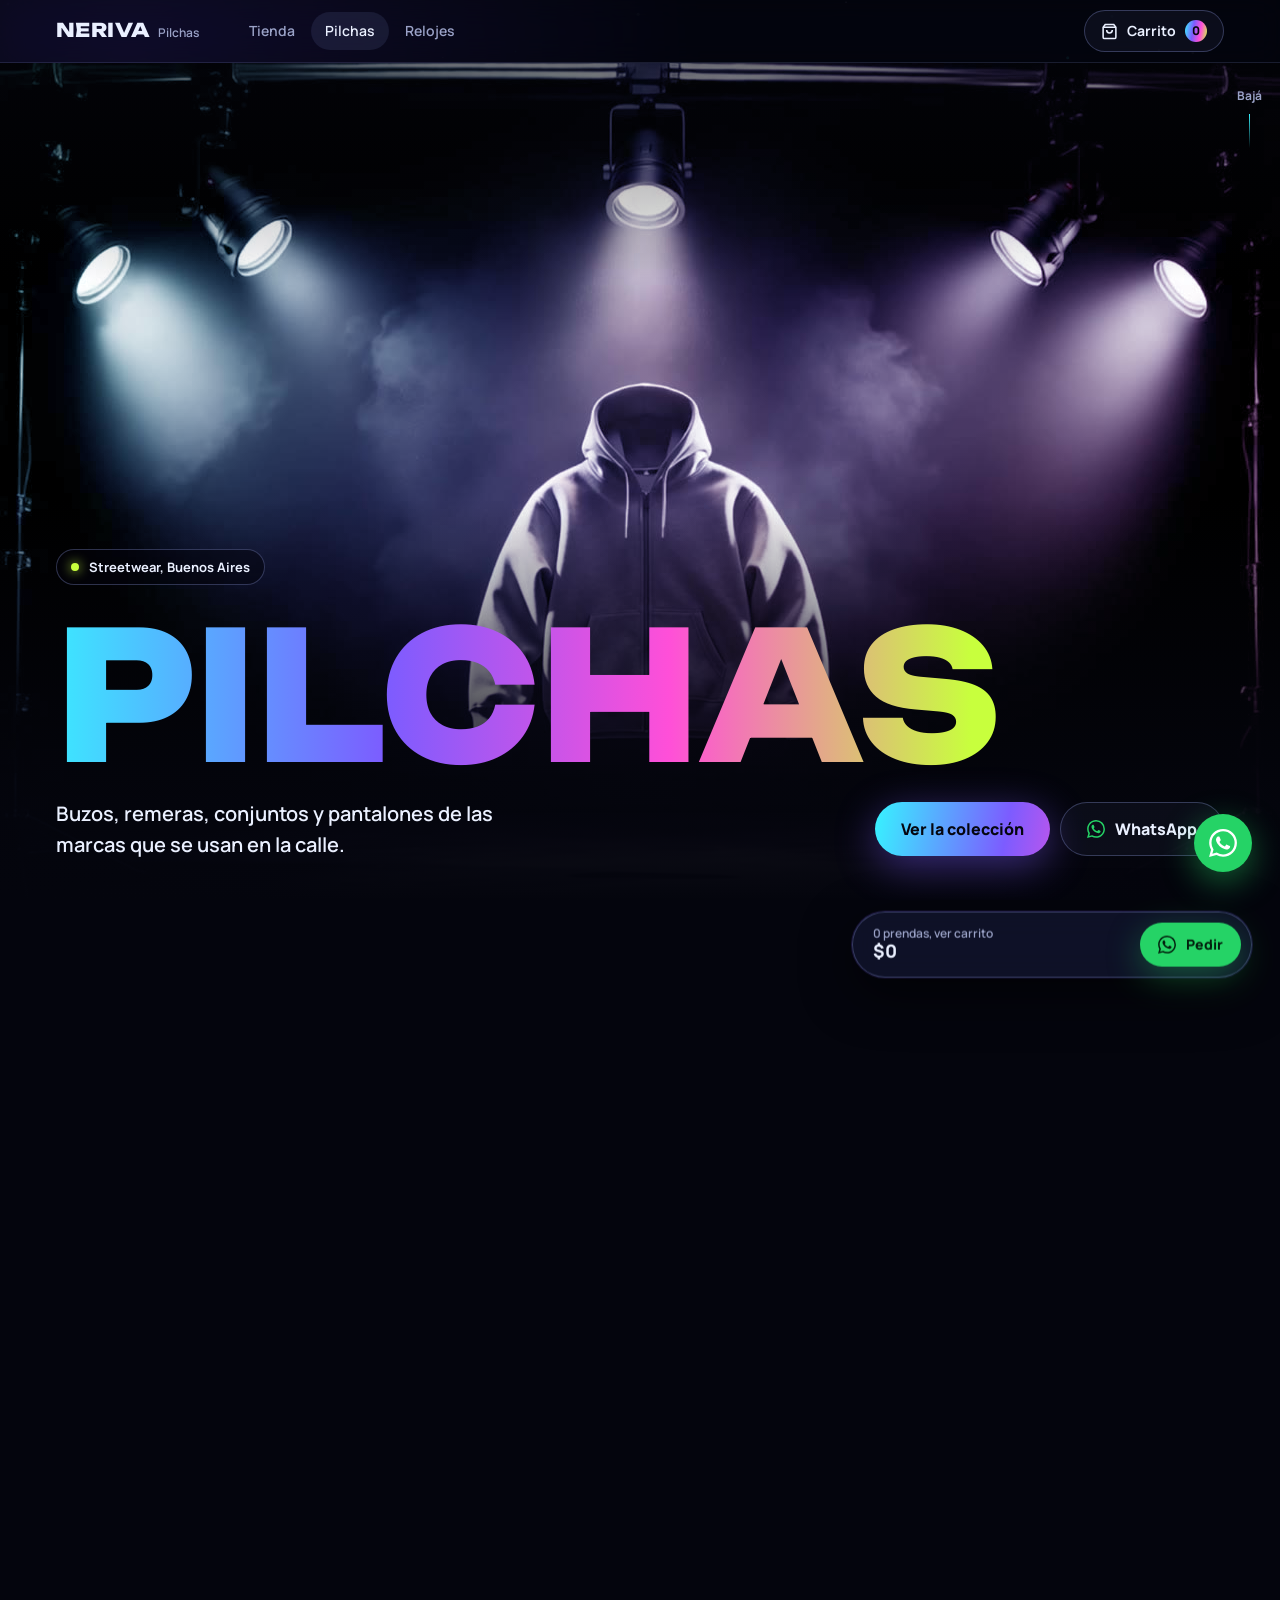
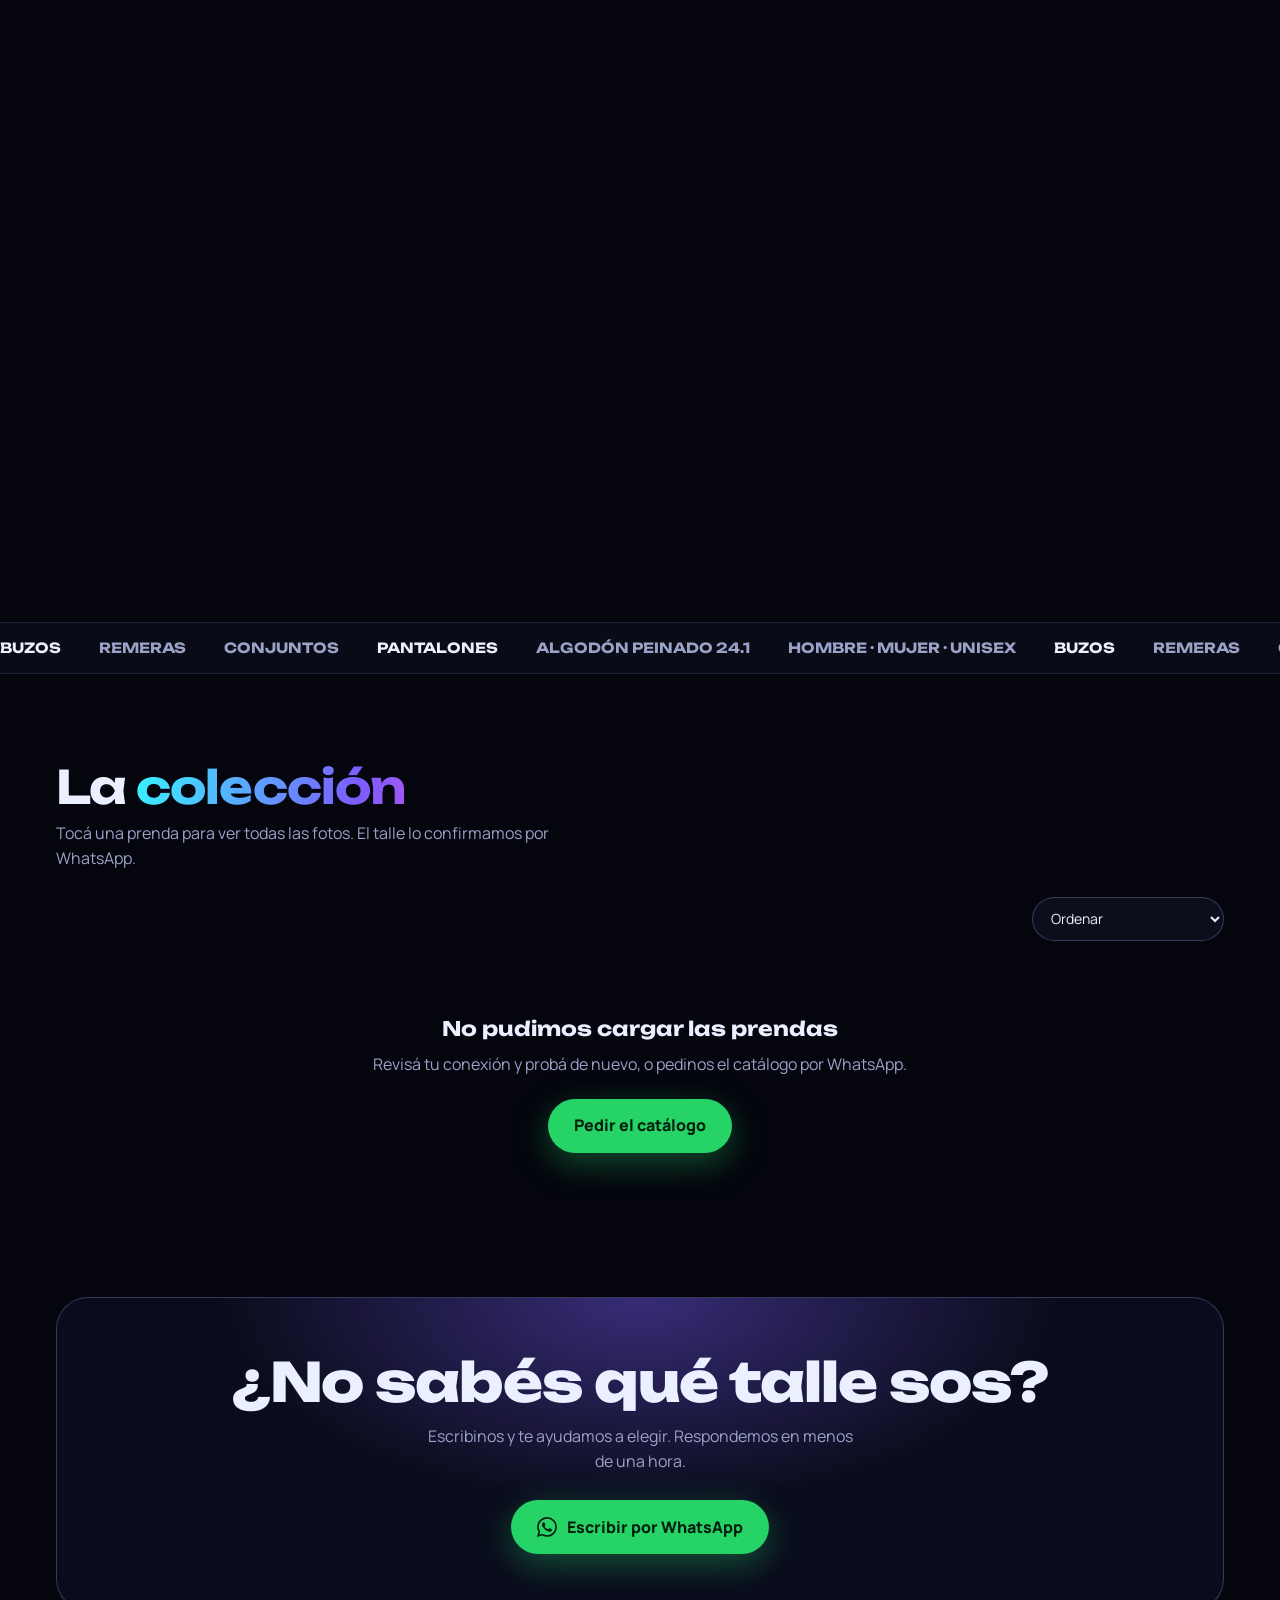
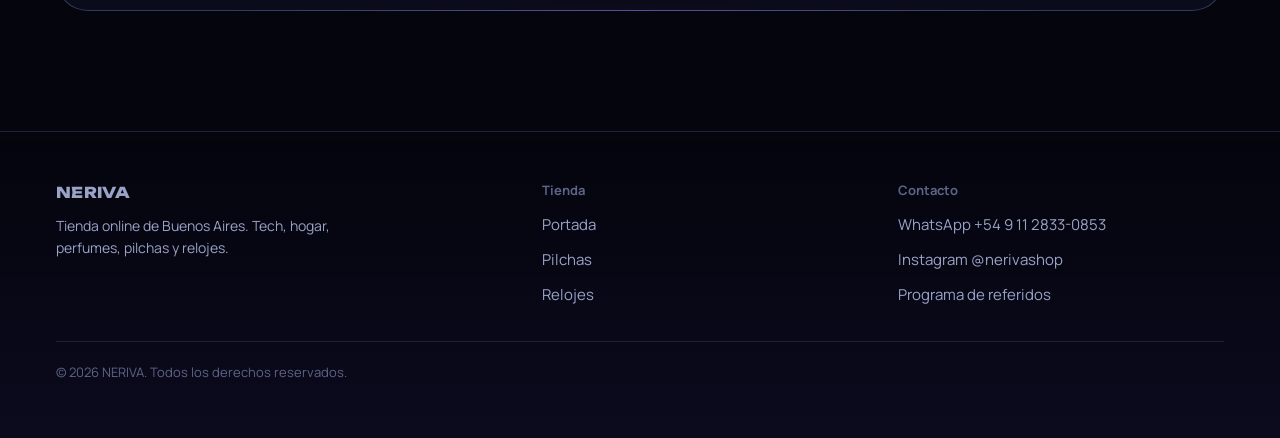
<file: pilchas/index.html>
<!DOCTYPE html>
<html lang="es">
<head>
    <meta charset="UTF-8">
    <meta name="viewport" content="width=device-width, initial-scale=1.0, viewport-fit=cover">
    <title>NERIVA Pilchas — Streetwear</title>
    <meta name="description" content="Streetwear en Buenos Aires: buzos, remeras, conjuntos y pantalones. Elegís acá y cerramos por WhatsApp.">
    <meta name="theme-color" content="#04050d">
    <meta property="og:title" content="NERIVA Pilchas — Streetwear">
    <meta property="og:description" content="Buzos, remeras, conjuntos y pantalones. Elegís acá y cerramos por WhatsApp.">
    <meta property="og:image" content="https://i.postimg.cc/gjz4jfm1/Neriva-Logo.png">
    <meta property="og:type" content="website">
    <link rel="icon" type="image/png" href="https://i.postimg.cc/zBjMyQsz/Chat-GPT-Image-9-jun-2026-09-02-32-a-m.png">
    <link rel="preconnect" href="https://fonts.googleapis.com">
    <link rel="preconnect" href="https://fonts.gstatic.com" crossorigin>
    <link href="https://fonts.googleapis.com/css2?family=Unbounded:wght@500;700;800&family=Manrope:wght@400;600;700;800&display=swap" rel="stylesheet">
    <link rel="stylesheet" href="../ui.css">
    <style>
        /* ── PORTADA: el buzo se acerca mientras bajás ── */
        .hero { position: relative; height: 240vh; margin-top: -1px; }
        .stage { position: sticky; top: var(--navh, 62px); height: calc(100vh - var(--navh, 62px)); height: calc(100svh - var(--navh, 62px)); overflow: hidden; background: #000; }
        .stage canvas { position: absolute; inset: 0; width: 100%; height: 100%; }
        .stage::before {   /* tinte de color sobre la foto en blanco y negro */
            content: ''; position: absolute; inset: 0; z-index: 1; pointer-events: none; mix-blend-mode: soft-light;
            background: linear-gradient(120deg, rgba(55,243,255,.55), rgba(124,92,255,.6) 45%, rgba(255,79,216,.5));
        }
        .stage::after {
            content: ''; position: absolute; inset: 0; z-index: 1; pointer-events: none;
            background: linear-gradient(180deg, rgba(4,5,13,.55) 0, transparent 26%, transparent 52%, rgba(4,5,13,.92) 88%, var(--void));
        }
        .hero-a, .hero-b { position: absolute; left: 0; right: 0; z-index: 2; will-change: opacity, transform; }
        .hero-a { bottom: 0; padding-bottom: calc(88px + env(safe-area-inset-bottom)); }
        @media (min-width: 900px) { .hero-a { padding-bottom: 40px; } }
        .hero-tag { display: inline-flex; align-items: center; gap: 10px; padding: 7px 14px; border-radius: 999px; border: 1px solid var(--line-2); background: rgba(4,5,13,.55); font-size: 13px; font-weight: 700; color: var(--ice); backdrop-filter: blur(8px); -webkit-backdrop-filter: blur(8px); }
        .hero-tag i { width: 8px; height: 8px; border-radius: 50%; background: var(--lime); box-shadow: 0 0 12px var(--lime); animation: pulse 2s infinite; }
        @keyframes pulse { 50% { opacity: .35; } }
        .wordmark { display: block; width: min(100%, 105vh); height: auto; margin: 14px 0 10px; overflow: visible; }
        .wordmark text { font-family: var(--display); font-weight: 800; font-size: 190px; }
        .hero-row { display: flex; flex-direction: column; gap: 18px; }
        .hero-lead { font-size: clamp(16px, 2.2vw, 20px); font-weight: 600; color: var(--ice); max-width: 36ch; }
        .hero-ctas { display: flex; flex-wrap: wrap; gap: 10px; }
        @media (min-width: 860px) { .hero-row { flex-direction: row; align-items: center; justify-content: space-between; } }
        .hero-b { top: 50%; transform: translateY(-50%); text-align: center; opacity: 0; pointer-events: none; padding: 0 18px; }
        .hero-b h2 { font-family: var(--display); font-weight: 800; font-size: clamp(34px, 9vw, 96px); line-height: 1; letter-spacing: -.03em; text-shadow: 0 6px 40px rgba(4,5,13,.9); }
        .hero-b p { margin: 16px auto 24px; max-width: 34ch; font-weight: 600; text-shadow: 0 2px 20px rgba(4,5,13,.9); }
        .hero-b.live { pointer-events: auto; }
        .scroll-hint { position: absolute; right: 18px; top: 24px; z-index: 2; font-size: 12px; font-weight: 700; color: var(--dim); display: flex; flex-direction: column; align-items: center; gap: 8px; transition: opacity .3s; }
        .scroll-hint i { width: 1px; height: 34px; background: linear-gradient(var(--cyan), transparent); animation: drop 1.6s ease-in-out infinite; transform-origin: top; }
        @keyframes drop { 0% { transform: scaleY(0); } 60% { transform: scaleY(1); opacity: 1; } 100% { transform: scaleY(1); opacity: 0; } }
        body.calm .hero { height: auto; }
        body.calm .hero-b, body.calm .scroll-hint { display: none; }

        /* ── CINTA ── */
        .belt { overflow: hidden; border-block: 1px solid var(--line); background: rgba(160,175,255,.04); position: relative; z-index: 1; }
        .belt div { display: flex; gap: 38px; width: max-content; padding: 14px 0; animation: belt 30s linear infinite; }
        .belt span { font-family: var(--display); font-weight: 700; font-size: 14px; white-space: nowrap; color: var(--dim); }
        .belt span:nth-child(3n+1) { color: var(--ice); }
        @keyframes belt { to { transform: translateX(-50%); } }

        /* ── FILTROS ── */
        .rail-label { font-size: 13px; font-weight: 700; color: var(--faint); margin: 22px 0 10px; }
        .brands, .chips { display: flex; gap: 10px; overflow-x: auto; scrollbar-width: none; margin: 0 -18px; padding: 2px 18px; }
        .brands::-webkit-scrollbar, .chips::-webkit-scrollbar { display: none; }
        @media (min-width: 768px) { .brands, .chips { margin: 0; padding: 2px; flex-wrap: wrap; overflow: visible; } }
        .brand {
            position: relative; flex: 0 0 auto; min-width: 104px; height: 64px; padding: 0 20px; border-radius: 16px;
            border: 1px solid var(--line-2); background: rgba(160,175,255,.05);
            display: inline-flex; align-items: center; justify-content: center;
            font-family: var(--display); font-weight: 700; font-size: 13px; color: var(--dim); white-space: nowrap;
            transition: transform .2s, color .2s, border-color .2s, background .2s;
        }
        .brand img { width: 46px; height: 46px; object-fit: contain; filter: brightness(0) invert(1); opacity: .7; transition: opacity .2s; pointer-events: none; }
        .brand:hover { color: var(--ice); border-color: var(--ice); transform: translateY(-2px); }
        .brand:hover img, .brand.on img { opacity: 1; }
        .brand.on { color: var(--ice); border-color: transparent; background: linear-gradient(var(--deep), var(--deep)) padding-box, var(--holo) border-box; box-shadow: 0 8px 30px rgba(124,92,255,.35); }
        .chip { flex: 0 0 auto; height: 38px; padding: 0 16px; border-radius: 999px; border: 1px solid var(--line-2); font-size: 14px; font-weight: 700; color: var(--dim); transition: all .2s; white-space: nowrap; }
        .chip:hover { color: var(--ice); }
        .chip.on { background: var(--holo); color: #05060f; border-color: transparent; }
        .bar { display: flex; align-items: center; justify-content: space-between; gap: 12px; margin: 22px 0 16px; }
        .results { font-size: 14px; color: var(--dim); }
        .results strong { color: var(--ice); }
        .sort { height: 44px; padding: 0 14px; border-radius: 999px; border: 1px solid var(--line-2); background: rgba(160,175,255,.06); color: var(--ice); font: inherit; font-size: 14px; }
        .sort:focus { outline: none; border-color: var(--cyan); box-shadow: 0 0 0 4px rgba(55,243,255,.12); }
        .sort option { background: var(--deep); }

        .promo { display: flex; align-items: center; gap: 16px; padding: 18px 20px; margin-bottom: 18px; border-radius: 22px; border: 1px solid transparent; background: linear-gradient(var(--deep), var(--deep)) padding-box, var(--holo) border-box; }
        .promo b { font-family: var(--display); font-weight: 800; font-size: clamp(26px, 6vw, 40px); line-height: 1; flex: 0 0 auto; }
        .promo span { font-size: 14px; color: var(--dim); }
        .promo strong { display: block; color: var(--ice); font-size: 16px; }

        /* ── PRENDAS ── */
        .grid { display: grid; grid-template-columns: 1fr 1fr; gap: 12px; }
        @media (min-width: 640px) { .grid { grid-template-columns: repeat(3, 1fr); gap: 18px; } }
        @media (min-width: 1024px) { .grid { grid-template-columns: repeat(4, 1fr); gap: 22px; } }
        .p-img { position: relative; aspect-ratio: 4 / 5; background: var(--panel); cursor: pointer; overflow: hidden; }
        .p-img img { width: 100%; height: 100%; object-fit: cover; transition: transform .6s cubic-bezier(.2,.8,.2,1); }
        .card:hover .p-img img { transform: scale(1.06); }
        .img-empty { width: 100%; height: 100%; display: flex; align-items: center; justify-content: center; font-size: 44px; background: var(--panel); }
        .badges { position: absolute; top: 8px; left: 8px; display: flex; gap: 6px; }
        .badge { padding: 4px 10px; border-radius: 999px; font-size: 12px; font-weight: 800; background: var(--sale); color: #fff; }
        .badge.used { background: rgba(4,5,13,.8); border: 1px solid var(--line-2); }
        .photos { position: absolute; bottom: 8px; right: 8px; padding: 3px 9px; border-radius: 999px; background: rgba(4,5,13,.75); color: #fff; font-size: 11px; font-weight: 700; }
        .p-body { display: flex; flex-direction: column; gap: 4px; padding: 12px 14px 14px; flex: 1; }
        .p-cat { font-size: 12px; font-weight: 700; color: var(--cyan); }
        .p-name { font-size: 15px; font-weight: 700; line-height: 1.3; cursor: pointer; display: -webkit-box; -webkit-line-clamp: 2; -webkit-box-orient: vertical; overflow: hidden; min-height: 2.6em; }
        .price-row { display: flex; align-items: baseline; flex-wrap: wrap; gap: 8px; margin: 4px 0 12px; }
        .price { font-size: 20px; font-weight: 800; letter-spacing: -.01em; }
        .price-old { font-size: 13px; color: var(--faint); text-decoration: line-through; }
        .add-btn { width: 100%; min-height: 44px; margin-top: auto; border-radius: 999px; border: 1px solid var(--line-2); background: rgba(160,175,255,.06); font-size: 14px; font-weight: 800; transition: all .2s; }
        .add-btn:hover { background: var(--ice); color: #05060f; border-color: var(--ice); }
        .add-btn.added { background: rgba(200,255,61,.12); border-color: rgba(200,255,61,.5); color: var(--lime); }
        .skeleton { border-radius: var(--r); border: 1px solid var(--line); aspect-ratio: .6; background: linear-gradient(110deg, rgba(160,175,255,.05) 30%, rgba(160,175,255,.13) 50%, rgba(160,175,255,.05) 70%); background-size: 200% 100%; animation: shimmer 1.5s infinite; }
        @keyframes shimmer { to { background-position: -200% 0; } }
        .empty { grid-column: 1 / -1; text-align: center; padding: 56px 16px; color: var(--dim); }
        .empty h3 { color: var(--ice); font-family: var(--display); font-size: 20px; margin-bottom: 8px; }
        .empty .btn { margin-top: 22px; }

        .final { position: relative; text-align: center; padding: 56px 22px; border-radius: 32px; overflow: hidden; border: 1px solid var(--line-2); background: radial-gradient(600px 300px at 50% 0, rgba(124,92,255,.4), transparent 70%), var(--deep); }
        .final h2 { font-family: var(--display); font-weight: 800; font-size: clamp(26px, 6vw, 54px); line-height: 1.05; letter-spacing: -.02em; }
        .final p { color: var(--dim); margin: 14px auto 26px; max-width: 44ch; }

        /* ── FICHA ── */
        .modal { position: fixed; inset: 0; z-index: 100; display: none; background: rgba(4,5,13,.8); backdrop-filter: blur(8px); -webkit-backdrop-filter: blur(8px); align-items: flex-end; justify-content: center; }
        .modal.on { display: flex; }
        .modal-box { position: relative; width: 100%; max-height: 92vh; overflow-y: auto; background: var(--deep); border-radius: 28px 28px 0 0; border: 1px solid var(--line-2); animation: sheetUp .4s cubic-bezier(.2,.9,.2,1); }
        @media (min-width: 768px) {
            .modal { align-items: center; padding: 24px; }
            .modal-box { max-width: 960px; border-radius: 28px; animation: modalIn .35s cubic-bezier(.2,.9,.2,1); box-shadow: 0 40px 120px rgba(0,0,0,.7), 0 0 0 1px rgba(124,92,255,.3); }
            .modal-grid { display: grid; grid-template-columns: 1fr 1fr; }
        }
        @keyframes sheetUp { from { transform: translateY(60px); opacity: 0; } }
        @keyframes modalIn { from { transform: scale(.94); opacity: 0; } }
        .modal-box > .x-btn { position: absolute; top: 14px; right: 14px; z-index: 5; }
        .gallery { position: relative; aspect-ratio: 4 / 5; background: var(--panel); overflow: hidden; }
        @media (min-width: 768px) { .gallery { aspect-ratio: auto; min-height: 560px; } }
        .gallery > img { position: absolute; inset: 0; width: 100%; height: 100%; object-fit: cover; }
        .car-track { position: absolute; inset: 0; display: flex; transition: transform .4s cubic-bezier(.2,.8,.2,1); }
        .car-slide { flex: 0 0 100%; height: 100%; }
        .car-slide img { width: 100%; height: 100%; object-fit: cover; }
        .car-btn { position: absolute; top: 50%; transform: translateY(-50%); width: 42px; height: 42px; border-radius: 50%; background: rgba(4,5,13,.75); color: #fff; font-size: 22px; display: flex; align-items: center; justify-content: center; z-index: 2; }
        .car-prev { left: 12px; } .car-next { right: 12px; }
        .car-dots { position: absolute; bottom: 14px; left: 0; right: 0; display: flex; justify-content: center; gap: 6px; z-index: 2; }
        .car-dot { width: 8px; height: 8px; border-radius: 50%; background: rgba(255,255,255,.45); cursor: pointer; transition: all .2s; }
        .car-dot.on { background: #fff; width: 22px; border-radius: 4px; }
        .car-count { position: absolute; top: 14px; left: 14px; padding: 4px 10px; border-radius: 999px; background: rgba(4,5,13,.7); color: #fff; font-size: 12px; font-weight: 700; z-index: 2; }
        .modal-info { padding: 24px 20px 28px; display: flex; flex-direction: column; gap: 14px; }
        @media (min-width: 768px) { .modal-info { padding: 40px 34px; } }
        .modal-info h2 { font-size: 24px; font-weight: 800; line-height: 1.2; padding-right: 44px; }
        .m-price-row { display: flex; align-items: baseline; flex-wrap: wrap; gap: 12px; }
        .m-price { font-family: var(--display); font-weight: 800; font-size: 32px; }
        .m-old { color: var(--faint); text-decoration: line-through; }
        .m-pct { padding: 4px 10px; border-radius: 999px; background: var(--sale); color: #fff; font-size: 12px; font-weight: 800; }
        .m-desc { color: var(--dim); font-size: 15px; white-space: pre-line; max-height: 7.6em; overflow: hidden; }
        .m-desc.open { max-height: none; }
        .m-desc-toggle { align-self: flex-start; font-size: 14px; font-weight: 700; color: var(--cyan); }
        .m-perks { display: grid; gap: 8px; padding: 16px; border-radius: 16px; background: rgba(160,175,255,.06); font-size: 14px; color: var(--dim); list-style: none; }
        .m-perks li { display: flex; gap: 10px; align-items: center; }
        .m-perks li::before { content: '✓'; color: var(--lime); font-weight: 800; }
        .m-actions { display: grid; gap: 10px; }
        .m-cart.in-cart { background: rgba(200,255,61,.12); color: var(--lime); border-color: rgba(200,255,61,.5); }
        .m-copy { font-size: 14px; color: var(--dim); padding: 8px; }
        .m-copy:hover { color: var(--ice); }

        /* promo de remeras dentro del carrito */
        .bulk { margin-bottom: 14px; padding: 12px 14px; border-radius: 14px; background: rgba(160,175,255,.06); font-size: 13px; color: var(--dim); }
        .bulk strong { color: var(--ice); }
        .bulk-track { height: 6px; margin-top: 8px; border-radius: 999px; background: rgba(160,175,255,.14); overflow: hidden; }
        .bulk-track i { display: block; height: 100%; border-radius: 999px; background: var(--holo); transition: width .4s; }
        .bulk.done { color: var(--lime); font-weight: 700; background: rgba(200,255,61,.1); }
        .ci-unit { font-size: 12px; color: var(--faint); }
    </style>
</head>
<body>

<div class="fx" aria-hidden="true"><i></i><i></i><i></i></div>

<header class="nav">
    <div class="wrap nav-in">
        <a href="../index.html" class="logo">NERIVA<small>Pilchas</small></a>
        <ul class="nav-links">
            <li><a href="../index.html">Tienda</a></li>
            <li><a href="./" aria-current="page">Pilchas</a></li>
            <li><a href="../relojes/">Relojes</a></li>
        </ul>
        <div class="nav-right">
            <button class="cart-btn" id="navCartBtn" onclick="NERIVA.openDrawer()" aria-label="Abrir carrito">
                <svg width="17" height="17" viewBox="0 0 24 24" fill="none" stroke="currentColor" stroke-width="2.2" aria-hidden="true"><path d="M6 2L3 6v14a2 2 0 002 2h14a2 2 0 002-2V6l-3-4z"/><line x1="3" y1="6" x2="21" y2="6"/><path d="M16 10a4 4 0 01-8 0"/></svg>
                Carrito
                <span class="cart-badge" id="cartCountBadge">0</span>
            </button>
        </div>
    </div>
    <nav class="nav-sub" aria-label="Secciones">
        <a href="../index.html">Tienda</a>
        <a href="./" aria-current="page">Pilchas</a>
        <a href="../relojes/">Relojes</a>
    </nav>
</header>

<main>
<!-- PORTADA: una secuencia de 64 fotos que avanza con el scroll -->
<section class="hero" id="hero">
    <div class="stage">
        <canvas id="heroCanvas" aria-hidden="true"></canvas>
        <div class="scroll-hint" id="scrollHint" aria-hidden="true">Bajá <i></i></div>

        <div class="hero-a" id="heroA">
            <div class="wrap">
                <div class="hero-tag"><i></i> Streetwear, Buenos Aires</div>
                <svg class="wordmark" viewBox="0 0 1000 200" role="img" aria-label="Pilchas">
                    <defs>
                        <linearGradient id="holo" x1="0" x2="1" y1="0" y2="0">
                            <stop offset="0" stop-color="#37f3ff"/><stop offset=".38" stop-color="#7c5cff"/><stop offset=".68" stop-color="#ff4fd8"/><stop offset="1" stop-color="#c8ff3d"/>
                            <animateTransform attributeName="gradientTransform" type="translate" values="-.25 0;.25 0;-.25 0" dur="9s" repeatCount="indefinite"/>
                        </linearGradient>
                    </defs>
                    <text x="0" y="172" textLength="1000" lengthAdjust="spacingAndGlyphs" fill="url(#holo)">PILCHAS</text>
                </svg>
                <div class="hero-row">
                    <h1 class="hero-lead">Buzos, remeras, conjuntos y pantalones de las marcas que se usan en la calle.</h1>
                    <div class="hero-ctas">
                        <a href="#catalogo" class="btn btn-holo">Ver la colección</a>
                        <a href="https://wa.me/5491128330853?text=Hola!%20Vi%20las%20pilchas%20y%20quiero%20consultar" target="_blank" rel="noopener" class="btn btn-line">
                            <svg width="18" height="18" viewBox="0 0 24 24" fill="var(--wa)" aria-hidden="true"><use href="#ico-wa"/></svg>
                            WhatsApp
                        </a>
                    </div>
                </div>
            </div>
        </div>

        <div class="hero-b" id="heroB">
            <h2>Vestite <span class="holo-text">distinto</span></h2>
            <p>Elegí tu marca, sumá al carrito y te confirmamos talle por WhatsApp.</p>
            <a href="#catalogo" class="btn btn-holo">Entrar a la colección</a>
        </div>
    </div>
</section>

<div class="belt" aria-hidden="true">
    <div>
        <span>BUZOS</span><span>REMERAS</span><span>CONJUNTOS</span><span>PANTALONES</span><span>ALGODÓN PEINADO 24.1</span><span>HOMBRE · MUJER · UNISEX</span>
        <span>BUZOS</span><span>REMERAS</span><span>CONJUNTOS</span><span>PANTALONES</span><span>ALGODÓN PEINADO 24.1</span><span>HOMBRE · MUJER · UNISEX</span>
        <span>BUZOS</span><span>REMERAS</span><span>CONJUNTOS</span><span>PANTALONES</span><span>ALGODÓN PEINADO 24.1</span><span>HOMBRE · MUJER · UNISEX</span>
        <span>BUZOS</span><span>REMERAS</span><span>CONJUNTOS</span><span>PANTALONES</span><span>ALGODÓN PEINADO 24.1</span><span>HOMBRE · MUJER · UNISEX</span>
    </div>
</div>

<!-- COLECCIÓN -->
<section class="sec" id="catalogo">
    <div class="wrap">
        <div class="sec-head rise">
            <div>
                <h2 class="sec-title">La <span class="holo-text">colección</span></h2>
                <p class="sec-sub">Tocá una prenda para ver todas las fotos. El talle lo confirmamos por WhatsApp.</p>
            </div>
        </div>

        <div id="brandWrap" style="display:none">
            <div class="rail-label">Marca</div>
            <div class="brands" id="brandRow"></div>
        </div>
        <div id="tipoWrap" style="display:none">
            <div class="rail-label">Tipo de prenda</div>
            <div class="chips" id="tipoRow"></div>
        </div>

        <div class="bar">
            <span class="results" id="resultsCount" aria-live="polite"><strong>…</strong> prendas</span>
            <select class="sort" id="sortSelect" aria-label="Ordenar">
                <option value="">Ordenar</option>
                <option value="precio-asc">Precio: menor a mayor</option>
                <option value="precio-desc">Precio: mayor a menor</option>
                <option value="nombre">A – Z</option>
                <option value="oferta">Ofertas primero</option>
            </select>
        </div>

        <div class="promo" id="promoRemeras" style="display:none">
            <b class="holo-text">5x</b>
            <span><strong>Promo remeras</strong>Llevando 5 o más, cada remera te queda en $25.000. Se aplica sola en el carrito.</span>
        </div>

        <div class="grid" id="productGrid">
            <div class="skeleton"></div><div class="skeleton"></div><div class="skeleton"></div><div class="skeleton"></div>
        </div>
    </div>
</section>

<section class="sec" style="padding-top:0">
    <div class="wrap">
        <div class="final rise">
            <h2>¿No sabés qué talle sos?</h2>
            <p>Escribinos y te ayudamos a elegir. Respondemos en menos de una hora.</p>
            <a href="https://wa.me/5491128330853?text=Hola!%20Quiero%20que%20me%20ayuden%20a%20elegir%20talle" target="_blank" rel="noopener" class="btn btn-wa">
                <svg width="20" height="20" viewBox="0 0 24 24" fill="currentColor" aria-hidden="true"><use href="#ico-wa"/></svg>
                Escribir por WhatsApp
            </a>
        </div>
    </div>
</section>
</main>

<footer>
    <div class="wrap">
        <div class="foot">
            <div>
                <a href="../index.html" class="logo">NERIVA</a>
                <p>Tienda online de Buenos Aires. Tech, hogar, perfumes, pilchas y relojes.</p>
            </div>
            <div>
                <h4>Tienda</h4>
                <ul>
                    <li><a href="../index.html">Portada</a></li>
                    <li><a href="#catalogo">Pilchas</a></li>
                    <li><a href="../relojes/">Relojes</a></li>
                </ul>
            </div>
            <div>
                <h4>Contacto</h4>
                <ul>
                    <li><a href="https://wa.me/5491128330853" target="_blank" rel="noopener">WhatsApp +54 9 11 2833-0853</a></li>
                    <li><a href="https://instagram.com/nerivashop" target="_blank" rel="noopener">Instagram @nerivashop</a></li>
                    <li><a href="../referidos/">Programa de referidos</a></li>
                </ul>
            </div>
        </div>
        <div class="copy">© 2026 NERIVA. Todos los derechos reservados.</div>
    </div>
</footer>

<a class="float-wa" href="https://wa.me/5491128330853?text=Hola!%20Vi%20las%20pilchas%20y%20quiero%20consultar" target="_blank" rel="noopener" aria-label="Escribir por WhatsApp">
    <svg width="28" height="28" viewBox="0 0 24 24" fill="currentColor" aria-hidden="true"><use href="#ico-wa"/></svg>
</a>

<div class="cartbar" id="cartBar" aria-live="polite">
    <button class="cartbar-info" onclick="NERIVA.openDrawer()">
        <small id="cartBarCount">0 prendas, ver carrito</small>
        <b id="cartBarTotal">$0</b>
    </button>
    <a href="#" class="btn btn-wa btn-sm" id="cartBarWa" target="_blank" rel="noopener">
        <svg width="18" height="18" viewBox="0 0 24 24" fill="currentColor" aria-hidden="true"><use href="#ico-wa"/></svg>
        Pedir
    </a>
</div>

<!-- FICHA -->
<div class="modal" id="productModal" role="dialog" aria-modal="true" aria-labelledby="modalNombre">
    <div class="modal-box">
        <button class="x-btn" id="modalClose" aria-label="Cerrar">✕</button>
        <div class="modal-grid">
            <div class="gallery" id="modalGallery"></div>
            <div class="modal-info">
                <div class="p-cat" id="modalCat"></div>
                <h2 id="modalNombre"></h2>
                <div class="m-price-row">
                    <div class="m-price" id="modalPrice"></div>
                    <div class="m-old" id="modalPriceOrig" style="display:none"></div>
                    <div class="m-pct" id="modalPctBadge" style="display:none"></div>
                </div>
                <p class="m-desc" id="modalDesc"></p>
                <button class="m-desc-toggle" id="modalDescToggle" style="display:none">Ver más</button>
                <ul class="m-perks">
                    <li>Te confirmamos talle y stock antes de pagar</li>
                    <li>Respondemos en menos de una hora</li>
                    <li id="perkRemera" style="display:none">Llevando 5 remeras, cada una queda en $25.000</li>
                </ul>
                <div class="m-actions">
                    <a href="#" class="btn btn-wa btn-block" id="modalBtnBuy" target="_blank" rel="noopener">
                        <svg width="20" height="20" viewBox="0 0 24 24" fill="currentColor" aria-hidden="true"><use href="#ico-wa"/></svg>
                        Consultar talle por WhatsApp
                    </a>
                    <button class="btn btn-line btn-block m-cart" id="modalBtnCart" onclick="toggleCartFromModal()"><span id="modalBtnCartTxt">Agregar al carrito</span></button>
                    <button class="m-copy" id="modalBtnCopy"><span id="copyTxt">Copiar link para compartir</span></button>
                </div>
            </div>
        </div>
    </div>
</div>

<!-- CARRITO -->
<div class="overlay" id="cartOverlay" onclick="NERIVA.closeDrawer()"></div>
<aside class="drawer" id="cartDrawer" aria-label="Carrito">
    <div class="drawer-head">
        <div><h3>Tu carrito</h3><small id="cartHeaderCount">0 prendas</small></div>
        <button class="x-btn" onclick="NERIVA.closeDrawer()" aria-label="Cerrar carrito">✕</button>
    </div>
    <div class="drawer-items" id="cartItemsList"></div>
    <div class="drawer-foot" id="cartFooter" style="display:none;">
        <div class="bulk" id="bulkBox" style="display:none"></div>
        <div id="cartSummary"></div>
        <p class="sum-note">Te confirmamos talles, stock y envío por WhatsApp.</p>
        <a href="#" class="btn btn-wa btn-block" id="cartBtnWa" target="_blank" rel="noopener">
            <svg width="20" height="20" viewBox="0 0 24 24" fill="currentColor" aria-hidden="true"><use href="#ico-wa"/></svg>
            Pedir por WhatsApp
        </a>
        <button class="drawer-clear" onclick="vaciarCarrito()">Vaciar carrito</button>
    </div>
</aside>

<div class="toasts" id="toastWrap" aria-live="polite"></div>

<svg width="0" height="0" style="position:absolute" aria-hidden="true">
    <symbol id="ico-wa" viewBox="0 0 24 24"><path d="M17.472 14.382c-.297-.149-1.758-.867-2.03-.967-.273-.099-.471-.148-.67.15-.197.297-.767.966-.94 1.164-.173.199-.347.223-.644.075-.297-.15-1.255-.463-2.39-1.475-.883-.788-1.48-1.761-1.653-2.059-.173-.297-.018-.458.13-.606.134-.133.298-.347.446-.52.149-.174.198-.298.298-.497.099-.198.05-.371-.025-.52-.075-.149-.669-1.612-.916-2.207-.242-.579-.487-.5-.669-.51-.173-.008-.371-.01-.57-.01-.198 0-.52.074-.792.372-.272.297-1.04 1.016-1.04 2.479 0 1.462 1.065 2.875 1.213 3.074.149.198 2.096 3.2 5.077 4.487.709.306 1.262.489 1.694.625.712.227 1.36.195 1.871.118.571-.085 1.758-.719 2.006-1.413.248-.694.248-1.289.173-1.413-.074-.124-.272-.198-.57-.347m-5.421 7.403h-.004a9.87 9.87 0 01-5.031-1.378l-.361-.214-3.741.982.998-3.648-.235-.374a9.86 9.86 0 01-1.51-5.26c.001-5.45 4.436-9.884 9.888-9.884 2.64 0 5.122 1.03 6.988 2.898a9.825 9.825 0 012.893 6.994c-.003 5.45-4.437 9.884-9.885 9.884m8.413-18.297A11.815 11.815 0 0012.05 0C5.495 0 .16 5.335.157 11.892c0 2.096.547 4.142 1.588 5.945L.057 24l6.305-1.654a11.882 11.882 0 005.683 1.448h.005c6.554 0 11.89-5.335 11.893-11.893a11.821 11.821 0 00-3.48-8.413z"/></symbol>
</svg>

<script src="../ui.js"></script>
<script>
const { toast, waLink, money, closeDrawer } = NERIVA;
if (NERIVA.calm) document.body.classList.add('calm');

const SHEET_ID = '11cgwoDZwEC4KqjD-5dOHucJ2wsWvMK2QmDAYQDmXvyQ';
const SHEET_URL = `https://docs.google.com/spreadsheets/d/${SHEET_ID}/gviz/tq?tqx=out:json&sheet=Ropa`;
const MARCAS_URL = `https://docs.google.com/spreadsheets/d/${SHEET_ID}/gviz/tq?tqx=out:json&sheet=Marcas`;
const COL = { nombre: 0, cat: 1, precio: 2, desc: 3, img: 4, oferta: 5, captura: 6, marca: 7, tipo: 8, condicion: 9, fotosStart: 10 };

// Promo: llevando 5 remeras o más, cada una queda en $25.000
const BULK_MIN = 5, BULK_PRECIO = 25000;

let allProducts = [], marcaFilter = 'todos', tipoFilter = 'todos', sortMode = '';
let carouselIdx = 0, carouselImgs = [], productoActivo = null;
let BRAND_LOGOS = {};

const san = t => typeof t !== 'string' ? '' : t.trim().replace(/[<>"'`]/g, '').substring(0, 2000);
const parsePrice = s => parseFloat(String(s || '').replace(/[^\d.]/g, '')) || 0;
const esUrl = s => typeof s === 'string' && /^https?:\/\//.test(s.trim());
const precioFinal = p => p.precioOferta !== null ? p.precioOferta : p.precio;
const pctOff = p => Math.round((1 - p.precioOferta / p.precio) * 100);
const esRemera = p => /remera/.test([p.categoria, p.tipo, p.nombre].join(' ').toLowerCase());
const leerHoja = text => JSON.parse(text.substring(text.indexOf('{'), text.lastIndexOf('}') + 1));

// ── PORTADA: secuencia de fotos que avanza con el scroll ──
const FRAMES = { path: '/frames/frame-', count: 64, pad: 4, ext: 'jpg' };
(function portada() {
    const hero = document.getElementById('hero'), cv = document.getElementById('heroCanvas');
    const ctx = cv.getContext('2d');
    const A = document.getElementById('heroA'), B = document.getElementById('heroB'), hint = document.getElementById('scrollHint');
    const imgs = new Array(FRAMES.count);
    const url = n => `${FRAMES.path}${String(n).padStart(FRAMES.pad, '0')}.${FRAMES.ext}`;
    const nav = document.querySelector('.nav'), stage = hero.querySelector('.stage');
    let idx = 0, pending = false, navH = 62;

    const listo = im => im && im.complete && im.naturalWidth;
    function dibujar() {
        let im = imgs[idx];
        for (let d = 1; !listo(im) && d < FRAMES.count; d++) im = listo(imgs[idx - d]) ? imgs[idx - d] : imgs[idx + d];   // si esa foto no cargó, la más cercana
        if (!listo(im)) return;
        const cw = cv.width, ch = cv.height, ir = im.naturalWidth / im.naturalHeight, cr = cw / ch;
        let dw, dh;
        if (ir > cr) { dh = ch; dw = ch * ir; } else { dw = cw; dh = cw / ir; }
        ctx.drawImage(im, (cw - dw) / 2, (ch - dh) / 2, dw, dh);
    }
    function medir() {
        navH = nav.offsetHeight;   // el menú queda fijo arriba: la portada ocupa el resto de la pantalla
        document.documentElement.style.setProperty('--navh', navH + 'px');
        const dpr = Math.min(devicePixelRatio || 1, 2);
        const w = Math.round(cv.clientWidth * dpr), h = Math.round(cv.clientHeight * dpr);
        if (w !== cv.width || h !== cv.height) { cv.width = w; cv.height = h; }
        dibujar();
    }
    function avanzar() {
        pending = false;
        const total = hero.offsetHeight - stage.offsetHeight;
        const prog = total > 0 ? Math.min(1, Math.max(0, (navH - hero.getBoundingClientRect().top) / total)) : 0;
        idx = Math.round(prog * (FRAMES.count - 1));
        dibujar();
        const a = 1 - Math.min(1, Math.max(0, (prog - .2) / .3));
        const b = Math.min(1, Math.max(0, (prog - .62) / .22));
        A.style.opacity = a; A.style.transform = `translateY(${prog * -70}px)`; A.style.pointerEvents = a < .3 ? 'none' : '';
        B.style.opacity = b; B.classList.toggle('live', b > .6);
        hint.style.opacity = prog > .04 ? 0 : 1;
    }

    const primera = new Image();
    primera.onload = () => {
        imgs[0] = primera; medir();
        if (NERIVA.calm) return;
        for (let i = 2; i <= FRAMES.count; i++) { const im = new Image(); im.src = url(i); imgs[i - 1] = im; }
    };
    primera.src = url(1);

    addEventListener('resize', medir, { passive: true });
    medir();
    if (NERIVA.calm) return;
    addEventListener('scroll', () => { if (!pending) { pending = true; requestAnimationFrame(avanzar); } }, { passive: true });
    avanzar();
})();

// ── DATOS ────────────────────────────────────────────
async function cargarMarcas() {
    try {
        const res = await fetch(MARCAS_URL, { method: 'GET', mode: 'cors' });
        (leerHoja(await res.text()).table.rows || []).forEach(r => {
            const nombre = r.c[0] ? String(r.c[0].v || '').trim() : '';
            const logo = r.c[1] ? String(r.c[1].v || '').trim() : '';
            if (nombre && esUrl(logo)) BRAND_LOGOS[nombre] = san(logo);
        });
    } catch (e) {}
}

async function cargarProductos() {
    const res = await fetch(SHEET_URL, { method: 'GET', mode: 'cors' });
    allProducts = leerHoja(await res.text()).table.rows.map((r, i) => {
        const c = r.c.map(col => col ? String(col.v || '').trim() : '');
        const precio = parsePrice(c[COL.precio]);
        const oferta = parsePrice(c[COL.oferta]);
        const fotos = [];
        for (let k = COL.fotosStart; k < c.length; k++) if (esUrl(c[k])) fotos.push(san(c[k]));
        return {
            id: i + 1, nombre: san(c[COL.nombre]), categoria: san(c[COL.cat]),
            precio, precioOferta: (oferta > 0 && oferta < precio) ? oferta : null,
            descripcion: san(c[COL.desc]), imagen: esUrl(c[COL.img]) ? san(c[COL.img]) : '',
            marca: san(c[COL.marca]), tipo: san(c[COL.tipo]),
            condicion: san(c[COL.condicion]).toLowerCase() || 'nuevo', fotos,
        };
    }).filter(p => p.nombre && p.precio > 0);
}

async function cargar() {
    try {
        await Promise.all([cargarMarcas(), cargarProductos()]);
    } catch (e) {
        document.getElementById('productGrid').innerHTML = `<div class="empty"><h3>No pudimos cargar las prendas</h3><p>Revisá tu conexión y probá de nuevo, o pedinos el catálogo por WhatsApp.</p>
            <a class="btn btn-wa" href="${waLink('Hola! Quiero ver el catálogo de pilchas')}" target="_blank" rel="noopener">Pedir el catálogo</a></div>`;
        document.getElementById('resultsCount').textContent = '';
        return;
    }
    revisarCarrito();
    document.getElementById('promoRemeras').style.display = allProducts.some(esRemera) ? '' : 'none';
    armarMarcas();
    armarTipos();
    aplicarFiltros();
    actualizarUICarrito();
    abrirDesdeURL();
}

// ── FILTROS ──────────────────────────────────────────
function armarMarcas() {
    const marcas = [...new Set(allProducts.map(p => p.marca).filter(Boolean))].sort();
    if (!marcas.length) return;
    const row = document.getElementById('brandRow');
    row.innerHTML = '';
    const nuevo = (marca, texto) => {
        const btn = document.createElement('button');
        btn.className = 'brand' + (marca === marcaFilter ? ' on' : '');
        btn.title = texto;
        const logo = marca !== 'todos' && BRAND_LOGOS[marca];
        if (logo) {
            const img = document.createElement('img');
            img.src = logo; img.alt = texto;
            img.onerror = () => { btn.textContent = texto.toUpperCase(); };
            btn.appendChild(img);
        } else btn.textContent = texto.toUpperCase();
        btn.addEventListener('click', () => {
            marcaFilter = marca; tipoFilter = 'todos';
            row.querySelectorAll('.brand').forEach(b => b.classList.toggle('on', b === btn));
            armarTipos();
            aplicarFiltros();
        });
        row.appendChild(btn);
    };
    nuevo('todos', 'Todas');
    marcas.forEach(m => nuevo(m, m));
    document.getElementById('brandWrap').style.display = '';
}

function armarTipos() {
    const base = marcaFilter === 'todos' ? allProducts : allProducts.filter(p => p.marca === marcaFilter);
    const tipos = [...new Set(base.map(p => p.tipo).filter(Boolean))].sort();
    const wrap = document.getElementById('tipoWrap'), row = document.getElementById('tipoRow');
    row.innerHTML = '';
    wrap.style.display = tipos.length > 1 ? '' : 'none';
    const nuevo = (tipo, texto) => {
        const btn = document.createElement('button');
        btn.className = 'chip' + (tipo === tipoFilter ? ' on' : '');
        btn.textContent = texto;
        btn.addEventListener('click', () => {
            tipoFilter = tipo;
            row.querySelectorAll('.chip').forEach(b => b.classList.toggle('on', b === btn));
            aplicarFiltros();
        });
        row.appendChild(btn);
    };
    nuevo('todos', 'Todo');
    tipos.forEach(t => nuevo(t, t));
}

function aplicarFiltros() {
    let lista = [...allProducts];
    if (marcaFilter !== 'todos') lista = lista.filter(p => p.marca === marcaFilter);
    if (tipoFilter !== 'todos') lista = lista.filter(p => p.tipo === tipoFilter);
    if (sortMode === 'precio-asc') lista.sort((a, b) => precioFinal(a) - precioFinal(b));
    if (sortMode === 'precio-desc') lista.sort((a, b) => precioFinal(b) - precioFinal(a));
    if (sortMode === 'nombre') lista.sort((a, b) => a.nombre.localeCompare(b.nombre));
    if (sortMode === 'oferta') lista.sort((a, b) => (b.precioOferta ? 1 : 0) - (a.precioOferta ? 1 : 0));
    renderGrid(lista);
    document.getElementById('resultsCount').innerHTML = `<strong>${lista.length}</strong> prenda${lista.length !== 1 ? 's' : ''}`;
}
document.getElementById('sortSelect').addEventListener('change', e => { sortMode = e.target.value; aplicarFiltros(); });

// ── PRENDAS ──────────────────────────────────────────
const textoBoton = id => cartHas(id) ? 'En el carrito ✓' : 'Agregar al carrito';

function crearCard(p) {
    const tieneOferta = p.precioOferta !== null;
    const totalFotos = (p.imagen ? 1 : 0) + p.fotos.length;
    const card = document.createElement('article');
    card.className = 'card';
    card.innerHTML = `
        <div class="p-img">
            ${p.imagen ? `<img src="${p.imagen}" alt="${san(p.nombre)}" loading="lazy" onerror="this.outerHTML='<div class=\\'img-empty\\'>👕</div>'">` : '<div class="img-empty">👕</div>'}
            <div class="badges">
                ${tieneOferta ? `<span class="badge">-${pctOff(p)}%</span>` : ''}
                ${p.condicion === 'usado' ? '<span class="badge used">Usado</span>' : ''}
            </div>
            ${totalFotos > 1 ? `<span class="photos">${totalFotos} fotos</span>` : ''}
        </div>
        <div class="p-body">
            <div class="p-cat">${san(p.marca) || san(p.categoria)}</div>
            <h3 class="p-name">${san(p.nombre)}</h3>
            <div class="price-row">
                <span class="price">${money(precioFinal(p))}</span>
                ${tieneOferta ? `<span class="price-old">${money(p.precio)}</span>` : ''}
            </div>
            <button class="add-btn ${cartHas(p.id) ? 'added' : ''}" data-id="${p.id}">${textoBoton(p.id)}</button>
        </div>`;
    card.querySelector('.p-img').addEventListener('click', () => abrirModal(p));
    card.querySelector('.p-name').addEventListener('click', () => abrirModal(p));
    card.querySelector('.add-btn').addEventListener('click', () => { if (cartHas(p.id)) NERIVA.openDrawer(); else addToCart(p); });
    return card;
}

function renderGrid(lista) {
    const grid = document.getElementById('productGrid');
    grid.innerHTML = '';
    if (!lista.length) {
        grid.innerHTML = `<div class="empty"><h3>No hay prendas con ese filtro</h3><p>Probá con otra marca, o preguntanos: capaz la conseguimos.</p>
            <a class="btn btn-wa" href="${waLink('Hola! Estoy buscando una prenda que no vi en la tienda')}" target="_blank" rel="noopener">Preguntar por WhatsApp</a></div>`;
        return;
    }
    lista.forEach(p => grid.appendChild(crearCard(p)));
}

// ── FICHA ────────────────────────────────────────────
function abrirModal(p) {
    if (!p) return;
    const tieneOferta = p.precioOferta !== null;
    productoActivo = p;
    document.getElementById('modalCat').textContent = [p.marca || p.categoria, p.tipo].filter(Boolean).join(' · ');
    document.getElementById('modalNombre').textContent = p.nombre;
    document.getElementById('modalPrice').textContent = money(precioFinal(p));
    const orig = document.getElementById('modalPriceOrig'), pct = document.getElementById('modalPctBadge');
    orig.style.display = pct.style.display = tieneOferta ? '' : 'none';
    if (tieneOferta) { orig.textContent = money(p.precio); pct.textContent = `-${pctOff(p)}% OFF`; }
    document.getElementById('perkRemera').style.display = esRemera(p) ? '' : 'none';

    const desc = document.getElementById('modalDesc'), toggle = document.getElementById('modalDescToggle');
    desc.textContent = p.descripcion || 'Consultanos más detalles por WhatsApp.';
    desc.classList.remove('open'); toggle.textContent = 'Ver más'; toggle.style.display = 'none';

    carouselImgs = [p.imagen, ...p.fotos].filter(Boolean);
    carouselIdx = 0;
    const gallery = document.getElementById('modalGallery');
    if (!carouselImgs.length) gallery.innerHTML = '<div class="img-empty" style="position:absolute;inset:0;font-size:72px">👕</div>';
    else if (carouselImgs.length === 1) gallery.innerHTML = `<img src="${carouselImgs[0]}" alt="${san(p.nombre)}">`;
    else {
        const slides = carouselImgs.map((src, i) => `<div class="car-slide"><img src="${src}" alt="" loading="${i === 0 ? 'eager' : 'lazy'}"></div>`).join('');
        const dots = carouselImgs.map((_, i) => `<div class="car-dot ${i === 0 ? 'on' : ''}" onclick="goTo(${i})"></div>`).join('');
        gallery.innerHTML = `<div class="car-count" id="carCount">1/${carouselImgs.length}</div><div class="car-track" id="carTrack">${slides}</div>
            <button class="car-btn car-prev" onclick="goPrev()" aria-label="Foto anterior">‹</button><button class="car-btn car-next" onclick="goNext()" aria-label="Foto siguiente">›</button>
            <div class="car-dots">${dots}</div>`;
    }

    const ref = NERIVA.ref();
    let msg = `Hola! Me interesa ${p.nombre}${p.marca ? ' (' + p.marca + ')' : ''} - ${money(precioFinal(p))}`;
    if (tieneOferta) msg += ` (oferta, antes ${money(p.precio)})`;
    msg += '. ¿Qué talles tienen?';
    if (ref) msg += ' — Ref: ' + ref;
    document.getElementById('modalBtnBuy').href = waLink(msg);
    actualizarBtnModalCarrito(p);
    document.getElementById('copyTxt').textContent = 'Copiar link para compartir';

    document.getElementById('productModal').classList.add('on');
    document.querySelector('.modal-box').scrollTop = 0;
    document.body.style.overflow = 'hidden';
    requestAnimationFrame(() => { if (desc.scrollHeight > desc.clientHeight + 4) toggle.style.display = ''; });
    const params = new URLSearchParams(location.search);
    params.set('producto', p.id);
    history.replaceState(null, '', `${location.pathname}?${params}${location.hash}`);
}
function actualizarBtnModalCarrito(p) {
    const en = cartHas(p.id);
    document.getElementById('modalBtnCart').classList.toggle('in-cart', en);
    document.getElementById('modalBtnCartTxt').textContent = en ? 'En el carrito ✓ (tocá para quitar)' : 'Agregar al carrito';
}
function toggleCartFromModal() {
    if (!productoActivo) return;
    if (cartHas(productoActivo.id)) removeFromCart(productoActivo.id);
    else addToCart(productoActivo);
    actualizarBtnModalCarrito(productoActivo);
}
function cerrarModal() {
    if (!productoActivo) return;
    document.getElementById('productModal').classList.remove('on');
    if (!document.getElementById('cartDrawer').classList.contains('on')) document.body.style.overflow = '';
    productoActivo = null; carouselImgs = []; carouselIdx = 0;
    const params = new URLSearchParams(location.search);
    params.delete('producto');
    history.replaceState(null, '', `${location.pathname}${params.toString() ? '?' + params : ''}${location.hash}`);
}
document.getElementById('productModal').addEventListener('click', e => { if (e.target === e.currentTarget) cerrarModal(); });
document.getElementById('modalClose').addEventListener('click', cerrarModal);
document.addEventListener('keydown', e => {
    if (e.key === 'Escape') { cerrarModal(); closeDrawer(); }
    if (productoActivo && carouselImgs.length > 1) { if (e.key === 'ArrowLeft') goPrev(); if (e.key === 'ArrowRight') goNext(); }
});
document.getElementById('modalDescToggle').addEventListener('click', () => {
    const open = document.getElementById('modalDesc').classList.toggle('open');
    document.getElementById('modalDescToggle').textContent = open ? 'Ver menos' : 'Ver más';
});

function goTo(i) {
    const track = document.getElementById('carTrack');
    if (!track) return;
    carouselIdx = i;
    track.style.transform = `translateX(-${i * 100}%)`;
    document.querySelectorAll('.car-dot').forEach((d, k) => d.classList.toggle('on', k === i));
    document.getElementById('carCount').textContent = `${i + 1}/${carouselImgs.length}`;
}
function goPrev() { goTo(carouselIdx === 0 ? carouselImgs.length - 1 : carouselIdx - 1); }
function goNext() { goTo(carouselIdx === carouselImgs.length - 1 ? 0 : carouselIdx + 1); }
(function deslizar() {   // pasar fotos con el dedo
    const el = document.getElementById('modalGallery');
    let sx = 0;
    el.addEventListener('touchstart', e => { sx = e.touches[0].clientX; }, { passive: true });
    el.addEventListener('touchend', e => {
        const d = sx - e.changedTouches[0].clientX;
        if (carouselImgs.length > 1 && Math.abs(d) > 40) d > 0 ? goNext() : goPrev();
    }, { passive: true });
})();

document.getElementById('modalBtnCopy').addEventListener('click', () => {
    if (!productoActivo) return;
    const link = `${location.origin}${location.pathname}?producto=${productoActivo.id}`;
    const ok = () => { document.getElementById('copyTxt').textContent = '¡Link copiado!'; toast('Link copiado'); };
    (navigator.clipboard ? navigator.clipboard.writeText(link) : Promise.reject()).then(ok).catch(() => {
        const ta = document.createElement('textarea'); ta.value = link; ta.style.cssText = 'position:fixed;opacity:0';
        document.body.appendChild(ta); ta.select(); document.execCommand('copy'); ta.remove(); ok();
    });
});

function abrirDesdeURL() {
    const id = parseInt(new URLSearchParams(location.search).get('producto'), 10);
    if (id) abrirModal(allProducts.find(x => x.id === id));
}

// ── CARRITO ──────────────────────────────────────────
const CART_KEY = 'neriva_cart_pilchas';
let cart = leerCarritoGuardado();
function cartHas(id) { return cart.some(i => i.id === id); }
function cartItem(id) { return cart.find(i => i.id === id); }

function itemDe(p, qty) {
    return { id: p.id, nombre: p.nombre, marca: p.marca || p.categoria, precio: precioFinal(p),
             precioOriginal: p.precioOferta !== null ? p.precio : null, imagen: p.imagen, qty, esRemera: esRemera(p) };
}
function addToCart(p) {
    const item = cartItem(p.id);
    if (item) { item.qty++; toast(`+1 ${p.nombre}`); }
    else { cart.push(itemDe(p, 1)); toast(`Agregado: ${p.nombre}`); }
    actualizarUICarrito();
    NERIVA.bumpCart();
}
function removeFromCart(id) { cart = cart.filter(i => i.id !== id); actualizarUICarrito(); toast('Quitado del carrito'); }
function cambiarQty(id, delta) {
    const item = cartItem(id);
    if (!item) return;
    item.qty = Math.min(99, item.qty + delta);
    if (item.qty <= 0) removeFromCart(id); else actualizarUICarrito();
}
function vaciarCarrito() { cart = []; actualizarUICarrito(); toast('Carrito vacío'); }

function guardarCarrito() { try { localStorage.setItem(CART_KEY, JSON.stringify(cart.map(i => ({ id: i.id, nombre: i.nombre, qty: i.qty })))); } catch (e) {} }
function leerCarritoGuardado() {
    try {
        const raw = JSON.parse(localStorage.getItem(CART_KEY) || '[]');
        if (!Array.isArray(raw)) return [];
        return raw.filter(i => i && Number.isInteger(i.id) && Number.isInteger(i.qty) && i.qty > 0)
            .map(i => ({ id: i.id, nombre: san(i.nombre), qty: Math.min(i.qty, 99), pendiente: true }));
    } catch (e) { return []; }
}
// El carrito guardado solo recuerda qué prenda y cuántas: el precio siempre sale de la planilla de hoy.
function revisarCarrito() {
    cart = cart.map(i => {
        const p = allProducts.find(x => x.id === i.id && x.nombre === i.nombre);
        return p ? itemDe(p, i.qty) : null;
    }).filter(Boolean);
}

const totalRemeras = () => cart.filter(i => i.esRemera).reduce((s, i) => s + i.qty, 0);
const precioEfectivo = (i, remeras) => (i.esRemera && remeras >= BULK_MIN) ? Math.min(i.precio, BULK_PRECIO) : i.precio;

function actualizarUICarrito() {
    if (cart.some(i => i.pendiente)) return;   // todavía no llegaron los precios
    guardarCarrito();
    const remeras = totalRemeras();
    const total = cart.reduce((s, i) => s + precioEfectivo(i, remeras) * i.qty, 0);
    const totalItems = cart.reduce((s, i) => s + i.qty, 0);
    const txtItems = `${totalItems} prenda${totalItems !== 1 ? 's' : ''}`;

    document.getElementById('cartCountBadge').textContent = totalItems;
    document.getElementById('cartHeaderCount').textContent = txtItems;
    document.getElementById('cartBarCount').textContent = `${txtItems}, ver carrito`;
    document.getElementById('cartBarTotal').textContent = money(total);
    document.body.classList.toggle('has-cart', cart.length > 0);

    document.querySelectorAll('.add-btn').forEach(btn => {
        const id = parseInt(btn.dataset.id, 10);
        btn.classList.toggle('added', cartHas(id));
        btn.textContent = textoBoton(id);
    });

    const lista = document.getElementById('cartItemsList'), footer = document.getElementById('cartFooter');
    if (!cart.length) {
        lista.innerHTML = `
            <div class="drawer-empty">
                <b>Tu carrito está vacío</b>
                Agregá prendas y mandanos el pedido por WhatsApp.
                <br><button class="btn btn-holo btn-sm" onclick="NERIVA.closeDrawer(); location.hash='catalogo'">Ver la colección</button>
            </div>`;
        footer.style.display = 'none';
        return;
    }

    lista.innerHTML = '';
    cart.forEach(item => {
        const unit = precioEfectivo(item, remeras);
        const div = document.createElement('div');
        div.className = 'ci';
        div.innerHTML = `
            ${item.imagen
                ? `<img class="ci-img" src="${item.imagen}" alt="" onerror="this.outerHTML='<div class=\\'ci-img-empty\\'>👕</div>'">`
                : '<div class="ci-img-empty">👕</div>'}
            <div class="ci-info">
                <div class="ci-name">${san(item.nombre)}</div>
                <div class="ci-price">${money(unit * item.qty)}</div>
                ${item.qty > 1 || unit !== item.precio ? `<div class="ci-unit">${money(unit)} cada una${unit !== item.precio ? ' con la promo' : ''}</div>` : ''}
                <div class="qty">
                    <button onclick="cambiarQty(${item.id}, -1)" aria-label="Una menos">−</button>
                    <span>${item.qty}</span>
                    <button onclick="cambiarQty(${item.id}, 1)" aria-label="Una más">+</button>
                </div>
            </div>
            <button class="ci-remove" onclick="removeFromCart(${item.id})" aria-label="Quitar">✕</button>`;
        lista.appendChild(div);
    });

    const bulk = document.getElementById('bulkBox');
    if (remeras >= BULK_MIN) {
        bulk.className = 'bulk done'; bulk.style.display = '';
        bulk.textContent = `Promo aplicada: remeras a ${money(BULK_PRECIO)} cada una`;
    } else if (remeras > 0) {
        const faltan = BULK_MIN - remeras;
        bulk.className = 'bulk'; bulk.style.display = '';
        bulk.innerHTML = `Te ${faltan !== 1 ? 'faltan' : 'falta'} <strong>${faltan} remera${faltan !== 1 ? 's' : ''}</strong> para que cada una quede en ${money(BULK_PRECIO)}
            <div class="bulk-track"><i style="width:${remeras / BULK_MIN * 100}%"></i></div>`;
    } else bulk.style.display = 'none';

    const subtotal = cart.reduce((s, i) => s + (i.precioOriginal || i.precio) * i.qty, 0);
    const ahorro = subtotal - total;
    document.getElementById('cartSummary').innerHTML = `
        ${ahorro > 0 ? `
        <div class="sum-row"><span>Subtotal</span><span>${money(subtotal)}</span></div>
        <div class="sum-row save"><span>Ahorrás</span><span>−${money(ahorro)}</span></div>` : ''}
        <div class="sum-row total"><span>Total</span><span>${money(total)}</span></div>`;
    footer.style.display = 'block';

    const href = waLink(generarMensajeWA());
    document.getElementById('cartBtnWa').href = href;
    document.getElementById('cartBarWa').href = href;
}

function generarMensajeWA() {
    const ref = NERIVA.ref(), remeras = totalRemeras();
    const total = cart.reduce((s, i) => s + precioEfectivo(i, remeras) * i.qty, 0);
    let msg = cart.length === 1 && cart[0].qty === 1 ? 'Hola! Quiero comprar esta prenda:\n' : 'Hola! Quiero comprar estas prendas:\n';
    cart.forEach((i, n) => {
        const unit = precioEfectivo(i, remeras);
        msg += `\n${n + 1}. *${i.nombre}*${i.marca ? ` (${i.marca})` : ''}`;
        msg += `\n   Precio: ${money(unit)}`;
        if (i.qty > 1) msg += ` x${i.qty} = ${money(unit * i.qty)}`;
        if (unit !== i.precio) msg += ' (promo 5 remeras)';
        else if (i.precioOriginal) msg += ` (oferta, antes ${money(i.precioOriginal)})`;
    });
    msg += `\n\n*TOTAL: ${money(total)}*\n\n¿Me confirman disponibilidad y talles?`;
    if (ref) msg += `\n\nReferido por: ${ref}`;
    return msg;
}

// ── INICIO ───────────────────────────────────────────
actualizarUICarrito();
cargar();
</script>
</body>
</html>
</file>
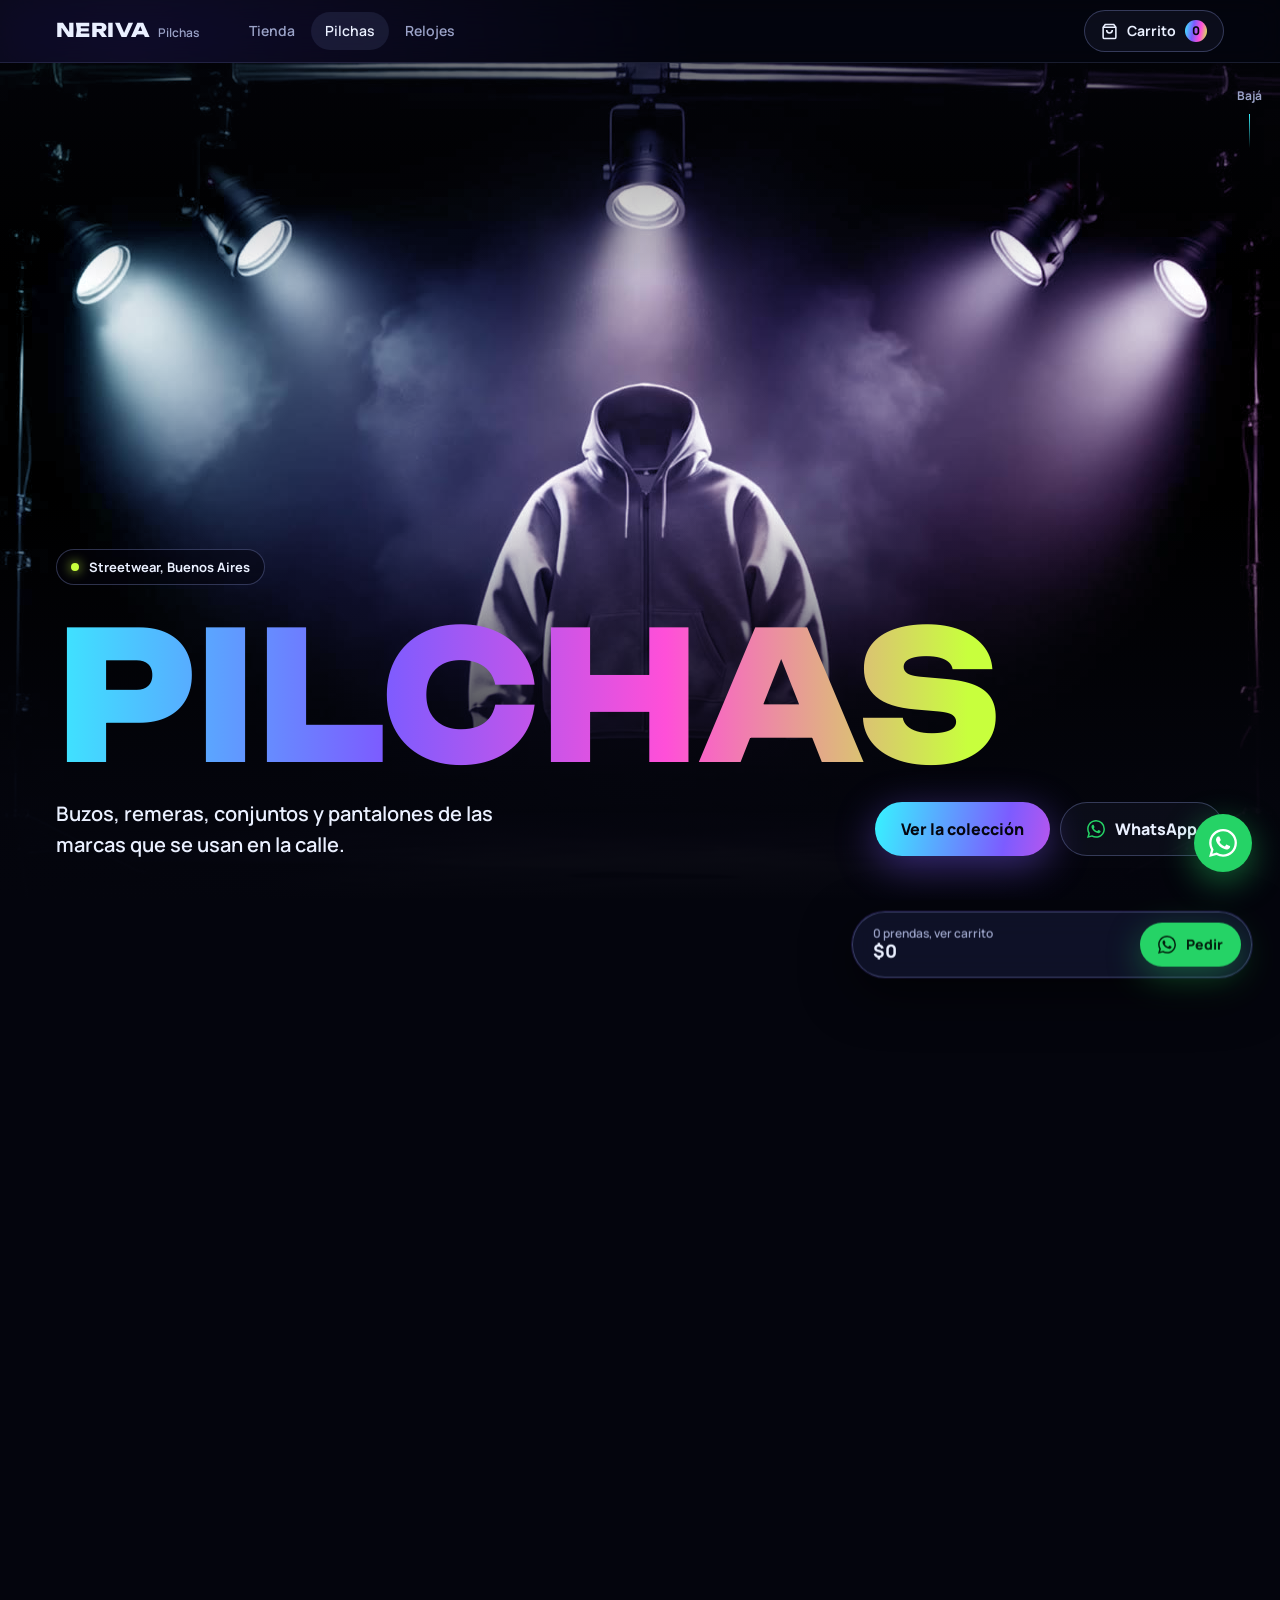
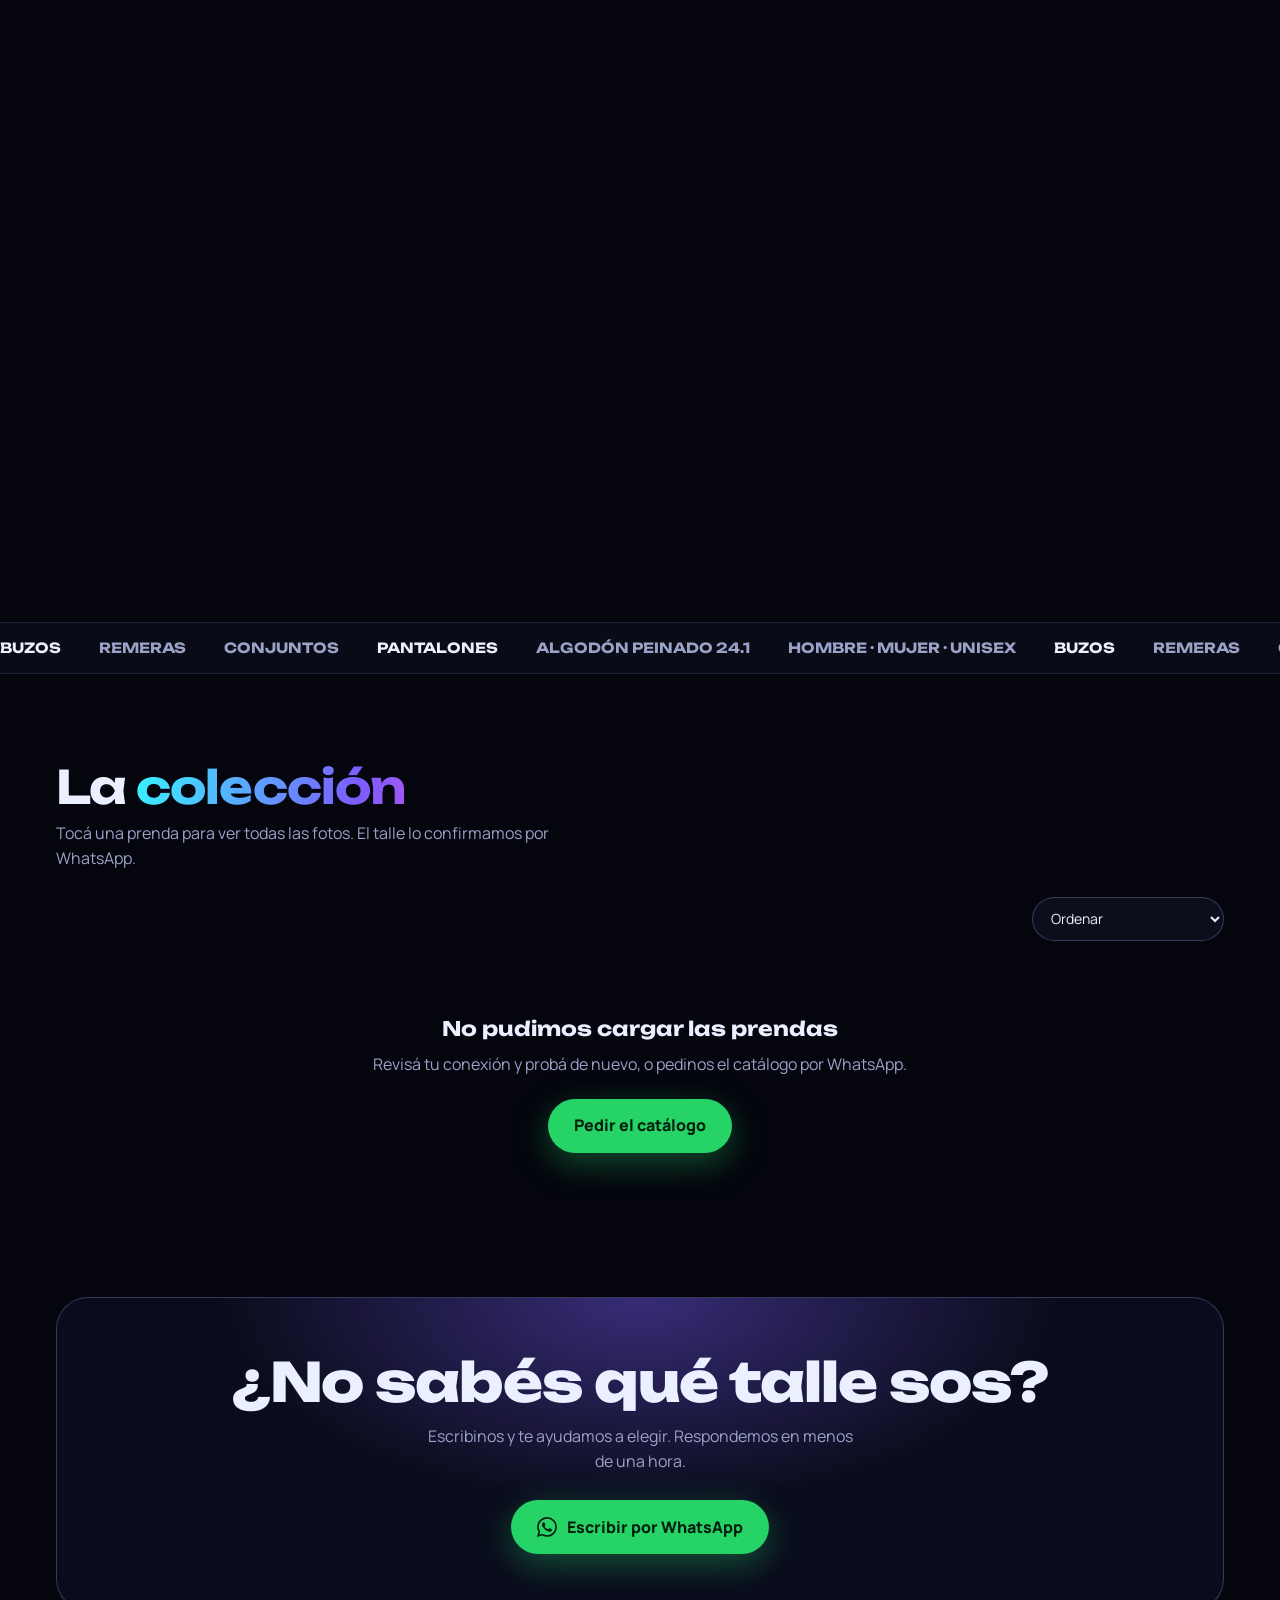
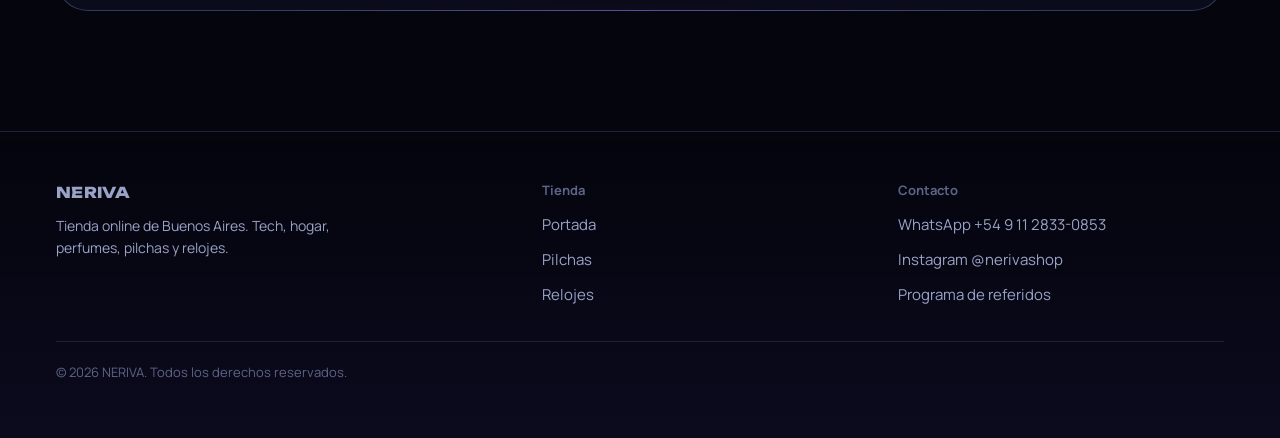
<file: drop-buzos.html>
<!DOCTYPE html>
<html lang="es">
<head>
    <meta charset="UTF-8">
    <meta name="viewport" content="width=device-width, initial-scale=1.0">
    <title>NERIVA | Pilchas</title>
    <!-- El Drop 001 se agotó. Los links viejos (Instagram, WhatsApp) caen acá y siguen a Pilchas. -->
    <script>window.location.replace('pilchas/' + location.search);</script>
    <noscript><meta http-equiv="refresh" content="0; url=pilchas/"></noscript>
</head>
<body>
    <p>El Drop 001 se agotó. <a href="pilchas/">Ver las pilchas disponibles</a></p>
</body>
</html>
</file>
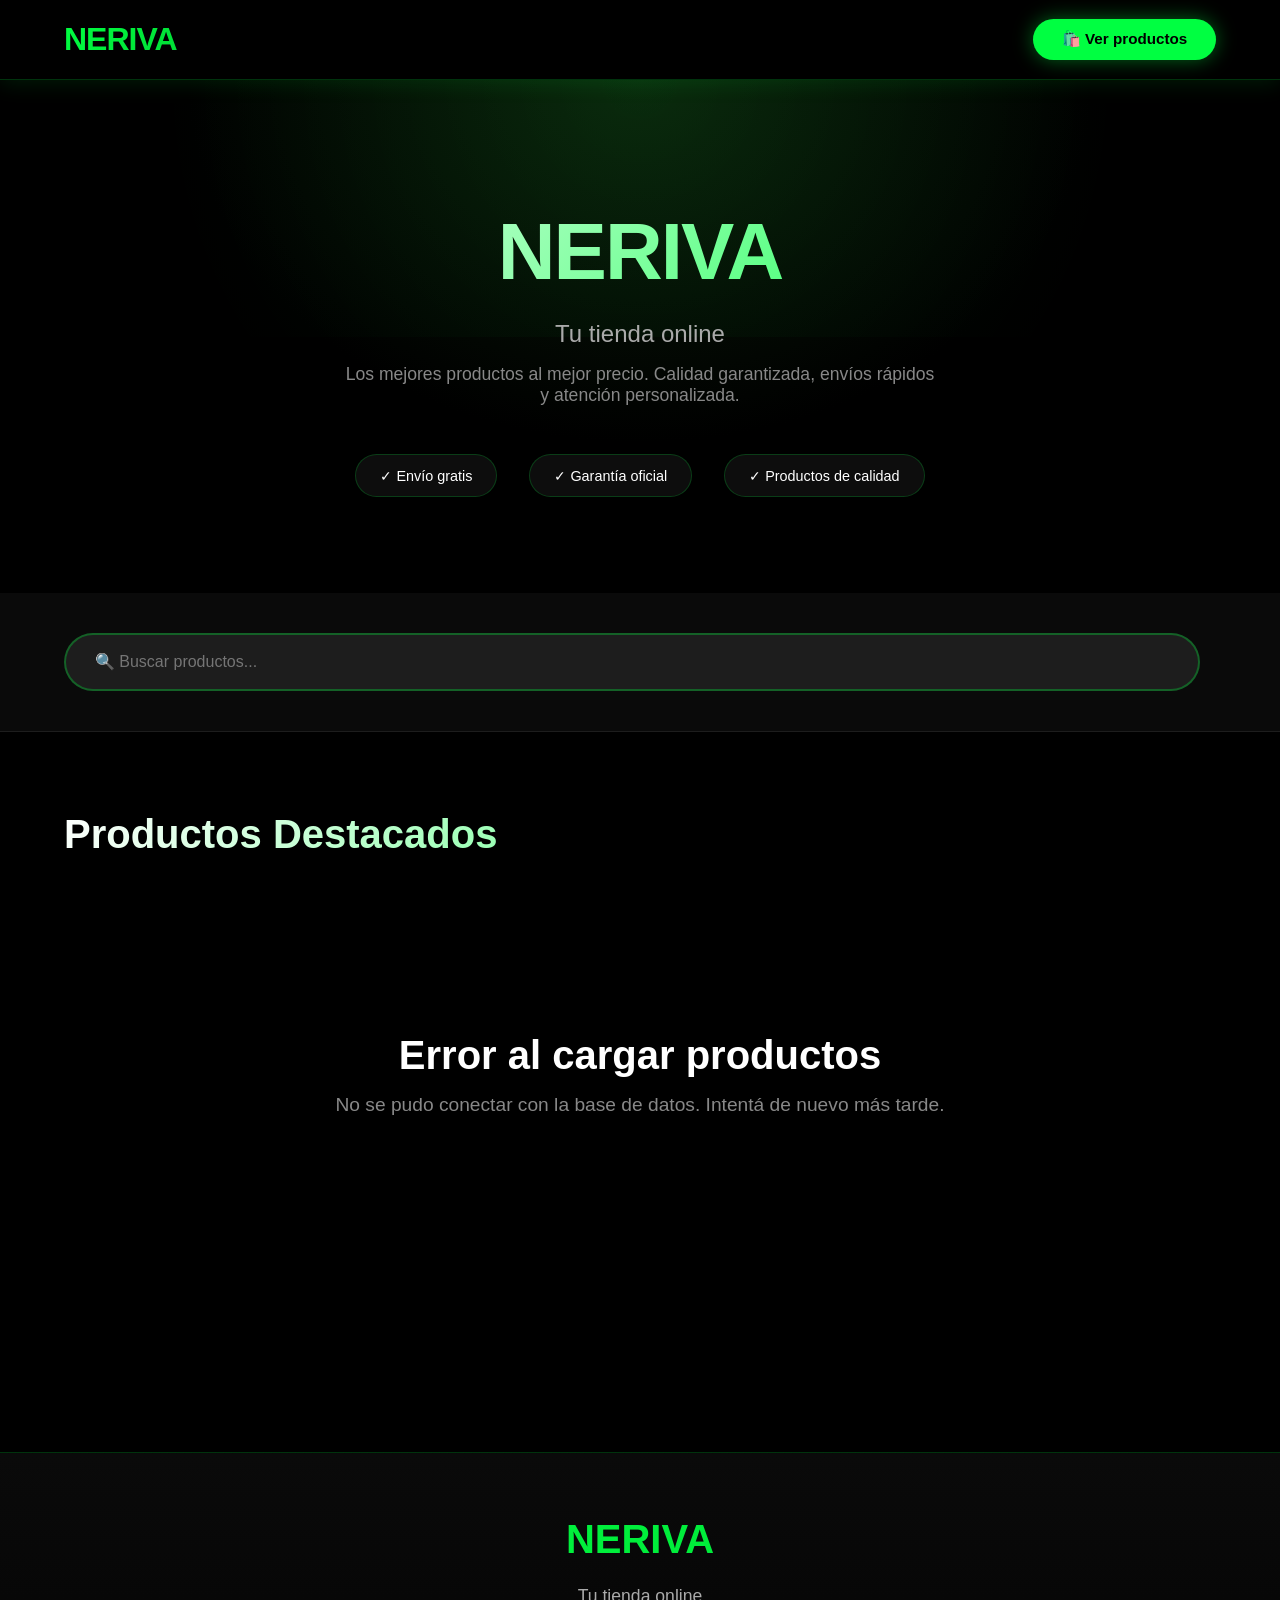
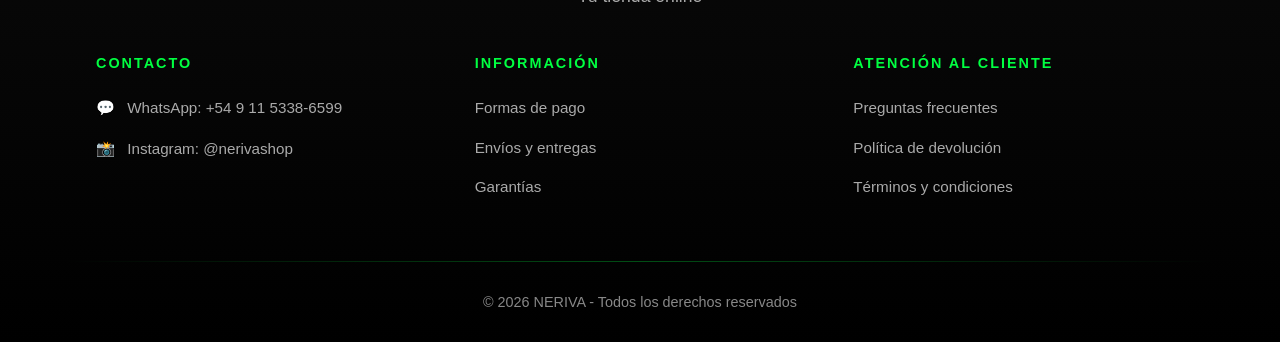
<file: neriva-store-improved (1).html>
<!DOCTYPE html>
<html lang="es">
<head>
    <meta charset="UTF-8">
    <meta name="viewport" content="width=device-width, initial-scale=1.0">
    <title>NERIVA - Tu tienda online</title>
    <style>
        * {
            margin: 0;
            padding: 0;
            box-sizing: border-box;
        }

        body {
            font-family: -apple-system, BlinkMacSystemFont, 'Segoe UI', Roboto, sans-serif;
            background: #000;
            color: #fff;
            overflow-x: hidden;
        }

        :root {
            --green: #00ff41;
            --green-glow: rgba(0, 255, 65, 0.4);
            --black: #000;
            --white: #fff;
            --gray: #888;
            --dark-gray: #0a0a0a;
        }

        /* HEADER */
        header {
            background: rgba(0, 0, 0, 0.98);
            backdrop-filter: blur(20px);
            border-bottom: 1px solid rgba(0, 255, 65, 0.2);
            padding: 1.2rem 5%;
            position: sticky;
            top: 0;
            z-index: 1000;
            display: flex;
            justify-content: space-between;
            align-items: center;
            box-shadow: 0 4px 20px rgba(0, 255, 65, 0.1);
        }

        .header-logo {
            font-size: 2rem;
            font-weight: 900;
            background: linear-gradient(135deg, var(--green) 0%, #00dd35 100%);
            -webkit-background-clip: text;
            -webkit-text-fill-color: transparent;
            text-decoration: none;
            letter-spacing: -1px;
            transition: all 0.3s;
        }

        .header-logo:hover {
            filter: drop-shadow(0 0 10px var(--green-glow));
        }

        .header-cta {
            background: var(--green);
            color: var(--black);
            padding: 0.7rem 1.8rem;
            border-radius: 50px;
            text-decoration: none;
            font-weight: 700;
            font-size: 0.95rem;
            transition: all 0.3s;
            box-shadow: 0 0 20px var(--green-glow);
        }

        .header-cta:hover {
            transform: scale(1.05);
            box-shadow: 0 0 30px var(--green-glow);
        }

        /* HERO */
        .hero {
            padding: 8rem 5% 6rem;
            text-align: center;
            background: radial-gradient(ellipse at top, #0a1f0a 0%, #000 50%);
            position: relative;
            overflow: hidden;
        }

        .hero::before {
            content: '';
            position: absolute;
            top: -50%;
            left: 50%;
            transform: translateX(-50%);
            width: 100%;
            height: 100%;
            background: radial-gradient(circle, var(--green-glow) 0%, transparent 70%);
            opacity: 0.15;
            animation: pulse 4s ease-in-out infinite;
        }

        @keyframes pulse {
            0%, 100% { opacity: 0.15; transform: translateX(-50%) scale(1); }
            50% { opacity: 0.25; transform: translateX(-50%) scale(1.1); }
        }

        .hero-content {
            position: relative;
            z-index: 1;
        }

        .hero h1 {
            font-size: 5rem;
            font-weight: 900;
            background: linear-gradient(135deg, var(--white) 0%, var(--green) 100%);
            -webkit-background-clip: text;
            -webkit-text-fill-color: transparent;
            margin-bottom: 1.5rem;
            letter-spacing: -2px;
            line-height: 1.1;
        }

        .hero-subtitle {
            font-size: 1.5rem;
            color: #aaa;
            margin-bottom: 1rem;
            font-weight: 300;
        }

        .hero p {
            font-size: 1.1rem;
            color: var(--gray);
            margin-bottom: 3rem;
            max-width: 600px;
            margin-left: auto;
            margin-right: auto;
        }

        .hero-badges {
            display: flex;
            gap: 2rem;
            justify-content: center;
            flex-wrap: wrap;
            margin-top: 2rem;
        }

        .badge {
            background: rgba(255, 255, 255, 0.05);
            border: 1px solid rgba(0, 255, 65, 0.2);
            padding: 0.8rem 1.5rem;
            border-radius: 50px;
            font-size: 0.9rem;
            backdrop-filter: blur(10px);
        }

        /* FILTROS */
        .filters {
            padding: 2.5rem 5%;
            background: var(--dark-gray);
            border-bottom: 1px solid rgba(255, 255, 255, 0.08);
            position: sticky;
            top: 73px;
            z-index: 999;
            backdrop-filter: blur(10px);
        }

        .filter-container {
            max-width: 1400px;
            margin: 0 auto;
            display: flex;
            gap: 1rem;
            flex-wrap: wrap;
            align-items: center;
        }

        .search-box {
            flex: 1;
            min-width: 300px;
            background: rgba(255, 255, 255, 0.08);
            border: 2px solid rgba(0, 255, 65, 0.3);
            border-radius: 50px;
            padding: 1.1rem 1.8rem;
            color: var(--white);
            font-size: 1rem;
            transition: all 0.3s;
        }

        .search-box:focus {
            outline: none;
            border-color: var(--green);
            background: rgba(255, 255, 255, 0.12);
            box-shadow: 0 0 20px var(--green-glow);
        }

        .filter-btn {
            background: rgba(255, 255, 255, 0.06);
            border: 2px solid rgba(255, 255, 255, 0.15);
            color: var(--white);
            padding: 0.9rem 1.8rem;
            border-radius: 50px;
            cursor: pointer;
            transition: all 0.3s;
            font-size: 0.95rem;
            font-weight: 600;
        }

        .filter-btn:hover {
            background: rgba(0, 255, 65, 0.1);
            border-color: var(--green);
            transform: translateY(-2px);
        }

        .filter-btn.active {
            background: var(--green);
            color: var(--black);
            border-color: var(--green);
            box-shadow: 0 0 20px var(--green-glow);
        }

        /* PRODUCTOS */
        .productos-section {
            padding: 5rem 5%;
            max-width: 1400px;
            margin: 0 auto;
            min-height: 50vh;
        }

        .section-title {
            font-size: 2.5rem;
            font-weight: 900;
            background: linear-gradient(135deg, var(--white) 0%, var(--green) 100%);
            -webkit-background-clip: text;
            -webkit-text-fill-color: transparent;
            margin-bottom: 3rem;
        }

        .productos-grid {
            display: grid;
            grid-template-columns: repeat(auto-fill, minmax(300px, 1fr));
            gap: 2.5rem;
        }

        .producto-card {
            background: linear-gradient(145deg, #121212 0%, #0a0a0a 100%);
            border-radius: 20px;
            border: 1px solid rgba(255, 255, 255, 0.08);
            overflow: hidden;
            transition: all 0.4s cubic-bezier(0.4, 0, 0.2, 1);
            cursor: pointer;
            position: relative;
        }

        .producto-card::before {
            content: '';
            position: absolute;
            top: 0;
            left: 0;
            right: 0;
            bottom: 0;
            background: radial-gradient(circle at 50% 0%, var(--green-glow) 0%, transparent 50%);
            opacity: 0;
            transition: opacity 0.4s;
        }

        .producto-card:hover {
            transform: translateY(-12px);
            border-color: var(--green);
            box-shadow: 0 25px 50px rgba(0, 255, 65, 0.25);
        }

        .producto-card:hover::before {
            opacity: 0.4;
        }

        .producto-imagen {
            width: 100%;
            height: 320px;
            background: #050505;
            overflow: hidden;
            position: relative;
        }

        .producto-imagen img {
            width: 100%;
            height: 100%;
            object-fit: cover;
            transition: transform 0.6s cubic-bezier(0.4, 0, 0.2, 1);
        }

        .producto-card:hover .producto-imagen img {
            transform: scale(1.15);
        }

        .no-image {
            width: 100%;
            height: 100%;
            display: flex;
            align-items: center;
            justify-content: center;
            font-size: 5rem;
            background: linear-gradient(135deg, #1a1a1a 0%, #0a0a0a 100%);
            color: var(--gray);
        }

        .producto-info {
            padding: 2rem;
            position: relative;
            z-index: 1;
        }

        .producto-categoria {
            color: var(--green);
            font-size: 0.75rem;
            text-transform: uppercase;
            letter-spacing: 2px;
            margin-bottom: 0.8rem;
            font-weight: 700;
        }

        .producto-nombre {
            font-size: 1.3rem;
            font-weight: 700;
            margin-bottom: 1rem;
            color: var(--white);
            min-height: 2.6rem;
            line-height: 1.3;
        }

        .producto-precio {
            font-size: 1.8rem;
            font-weight: 900;
            color: var(--green);
            margin-bottom: 1.2rem;
        }

        .btn-ver-mas {
            background: transparent;
            border: 2px solid var(--green);
            color: var(--green);
            padding: 0.8rem 1.8rem;
            border-radius: 50px;
            text-decoration: none;
            display: inline-block;
            transition: all 0.3s;
            font-weight: 700;
            font-size: 0.95rem;
            width: 100%;
            text-align: center;
        }

        .btn-ver-mas:hover {
            background: var(--green);
            color: var(--black);
            box-shadow: 0 0 20px var(--green-glow);
        }

        /* MODAL */
        .modal {
            display: none;
            position: fixed;
            top: 0;
            left: 0;
            width: 100%;
            height: 100%;
            background: rgba(0, 0, 0, 0.97);
            z-index: 2000;
            padding: 2rem;
            overflow-y: auto;
            backdrop-filter: blur(10px);
        }

        .modal.active {
            display: flex;
            align-items: center;
            justify-content: center;
        }

        .modal-content {
            background: linear-gradient(145deg, #151515 0%, #0a0a0a 100%);
            border-radius: 25px;
            border: 1px solid rgba(0, 255, 65, 0.3);
            max-width: 1200px;
            width: 100%;
            position: relative;
            box-shadow: 0 30px 60px rgba(0, 0, 0, 0.5);
            animation: modalSlideIn 0.4s cubic-bezier(0.4, 0, 0.2, 1);
        }

        @keyframes modalSlideIn {
            from { opacity: 0; transform: translateY(30px); }
            to { opacity: 1; transform: translateY(0); }
        }

        .modal-close {
            position: absolute;
            top: 2rem;
            right: 2rem;
            background: rgba(255, 255, 255, 0.1);
            border: 2px solid rgba(255, 255, 255, 0.2);
            color: var(--white);
            width: 50px;
            height: 50px;
            border-radius: 50%;
            cursor: pointer;
            font-size: 1.8rem;
            transition: all 0.3s;
            z-index: 10;
            display: flex;
            align-items: center;
            justify-content: center;
        }

        .modal-close:hover {
            background: var(--green);
            color: var(--black);
            border-color: var(--green);
            transform: rotate(90deg);
        }

        .modal-body {
            padding: 3.5rem;
            display: grid;
            grid-template-columns: 1fr 1fr;
            gap: 4rem;
        }

        .modal-imagen {
            width: 100%;
            height: 500px;
            background: #000;
            border-radius: 20px;
            overflow: hidden;
            border: 1px solid rgba(255, 255, 255, 0.1);
        }

        .modal-imagen img {
            width: 100%;
            height: 100%;
            object-fit: cover;
        }

        .modal-info h2 {
            font-size: 2.5rem;
            margin-bottom: 0.5rem;
            line-height: 1.2;
        }

        .modal-categoria {
            color: var(--green);
            font-size: 0.85rem;
            text-transform: uppercase;
            letter-spacing: 2px;
            margin-bottom: 2rem;
            font-weight: 700;
        }

        .modal-precio {
            font-size: 3.5rem;
            font-weight: 900;
            background: linear-gradient(135deg, var(--green) 0%, #00dd35 100%);
            -webkit-background-clip: text;
            -webkit-text-fill-color: transparent;
            margin: 2rem 0;
        }

        .modal-descripcion {
            color: #aaa;
            line-height: 1.9;
            margin-bottom: 2.5rem;
            font-size: 1.1rem;
        }

        .modal-features {
            background: rgba(0, 255, 65, 0.05);
            border: 1px solid rgba(0, 255, 65, 0.2);
            border-radius: 15px;
            padding: 1.5rem;
            margin-bottom: 2.5rem;
        }

        .modal-features h4 {
            color: var(--green);
            margin-bottom: 1rem;
            font-size: 0.9rem;
            text-transform: uppercase;
            letter-spacing: 1px;
        }

        .btn-whatsapp {
            background: var(--green);
            color: var(--black);
            padding: 1.5rem 3.5rem;
            border-radius: 50px;
            text-decoration: none;
            display: inline-block;
            font-weight: 800;
            font-size: 1.15rem;
            transition: all 0.3s;
            box-shadow: 0 0 30px var(--green-glow);
            width: 100%;
            text-align: center;
        }

        .btn-whatsapp:hover {
            transform: translateY(-3px);
            box-shadow: 0 0 40px var(--green-glow);
        }

        /* FOOTER */
        footer {
            background: linear-gradient(180deg, var(--dark-gray) 0%, #000 100%);
            border-top: 1px solid rgba(0, 255, 65, 0.2);
            padding: 4rem 5% 2rem;
            margin-top: 6rem;
        }

        .footer-content {
            max-width: 1400px;
            margin: 0 auto;
            text-align: center;
        }

        .footer-logo {
            font-size: 2.5rem;
            font-weight: 900;
            background: linear-gradient(135deg, var(--green) 0%, #00dd35 100%);
            -webkit-background-clip: text;
            -webkit-text-fill-color: transparent;
            margin-bottom: 1.5rem;
        }

        .footer-tagline {
            color: #aaa;
            font-size: 1.1rem;
            margin-bottom: 3rem;
        }

        .footer-grid {
            display: grid;
            grid-template-columns: repeat(auto-fit, minmax(280px, 1fr));
            gap: 3rem;
            text-align: left;
            margin-bottom: 3rem;
            padding: 0 2rem;
        }

        .footer-column h4 {
            color: var(--green);
            font-size: 0.9rem;
            text-transform: uppercase;
            letter-spacing: 2px;
            margin-bottom: 1.5rem;
            font-weight: 700;
        }

        .footer-link {
            display: block;
            color: #aaa;
            text-decoration: none;
            margin-bottom: 0.8rem;
            transition: all 0.3s;
            font-size: 0.95rem;
            padding: 0.3rem 0;
        }

        .footer-link:hover {
            color: var(--green);
            transform: translateX(5px);
        }

        .footer-icon {
            display: inline-block;
            margin-right: 0.5rem;
        }

        .footer-divider {
            height: 1px;
            background: linear-gradient(90deg, transparent 0%, rgba(0, 255, 65, 0.3) 50%, transparent 100%);
            margin: 2rem 0;
        }

        .footer-bottom {
            color: var(--gray);
            font-size: 0.9rem;
        }

        .empty-state {
            text-align: center;
            padding: 8rem 2rem;
            color: var(--gray);
            grid-column: 1 / -1;
        }

        .empty-state h3 {
            font-size: 2.5rem;
            color: var(--white);
            margin-bottom: 1rem;
        }

        .empty-state p {
            font-size: 1.2rem;
            margin-bottom: 2rem;
        }

        /* RESPONSIVE */
        @media (max-width: 968px) {
            .hero h1 { font-size: 3rem; }
            .hero-subtitle { font-size: 1.2rem; }
            .productos-grid { grid-template-columns: repeat(auto-fill, minmax(250px, 1fr)); gap: 1.5rem; }
            .modal-body { grid-template-columns: 1fr; padding: 2rem; gap: 2rem; }
            .modal-imagen { height: 350px; }
            .filter-container { flex-direction: column; }
            .search-box { min-width: 100%; }
            .header-cta { font-size: 0.85rem; padding: 0.6rem 1.2rem; }
            .filters { top: 69px; }
            .footer-grid { grid-template-columns: 1fr; gap: 2rem; text-align: center; }
        }

        @media (max-width: 640px) {
            .hero { padding: 4rem 5% 3rem; }
            .hero h1 { font-size: 2.2rem; }
            .section-title { font-size: 1.8rem; }
            .hero-badges { gap: 1rem; }
            .badge { font-size: 0.8rem; padding: 0.6rem 1.2rem; }
        }
    </style>
</head>
<body>
    <header>
        <a href="#" class="header-logo">NERIVA</a>
        <a href="#productos" class="header-cta">🛍️ Ver productos</a>
    </header>

    <div class="hero">
        <div class="hero-content">
            <h1>NERIVA</h1>
            <div class="hero-subtitle">Tu tienda online</div>
            <p>Los mejores productos al mejor precio. Calidad garantizada, envíos rápidos y atención personalizada.</p>
            <div class="hero-badges">
                <div class="badge">✓ Envío gratis</div>
                <div class="badge">✓ Garantía oficial</div>
                <div class="badge">✓ Productos de calidad</div>
            </div>
        </div>
    </div>

    <div class="filters">
        <div class="filter-container">
            <input type="text" class="search-box" id="searchInput" placeholder="🔍 Buscar productos...">
            <div id="filterButtons">
                <!-- Los botones de categoría se generan solos desde los datos -->
            </div>
        </div>
    </div>

    <section class="productos-section" id="productos">
        <h2 class="section-title">Productos Destacados</h2>
        <div class="productos-grid" id="productosGrid">
            <div class="empty-state">
                <h3>Cargando productos...</h3>
            </div>
        </div>
    </section>

    <div class="modal" id="productoModal">
        <div class="modal-content">
            <button class="modal-close" onclick="closeModal()">×</button>
            <div class="modal-body">
                <div class="modal-imagen" id="modalImagenContainer"></div>
                <div class="modal-info">
                    <p class="modal-categoria" id="modalCategoria"></p>
                    <h2 id="modalNombre"></h2>
                    <div class="modal-precio" id="modalPrecio"></div>
                    <p class="modal-descripcion" id="modalDescripcion"></p>
                    <div class="modal-features">
                        <h4>💎 Producto Premium</h4>
                        <p style="color: #aaa; font-size: 0.95rem;">Consultá disponibilidad y medios de pago por WhatsApp</p>
                    </div>
                    <a href="#" class="btn-whatsapp" id="modalWhatsapp" target="_blank">💬 Comprar por WhatsApp</a>
                </div>
            </div>
        </div>
    </div>

    <footer>
        <div class="footer-content">
            <div class="footer-logo">NERIVA</div>
            <p class="footer-tagline">Tu tienda online</p>
            
            <div class="footer-grid">
                <div class="footer-column">
                    <h4>Contacto</h4>
                    <a href="https://wa.me/5491153386599" target="_blank" class="footer-link">
                        <span class="footer-icon">💬</span> WhatsApp: +54 9 11 5338-6599
                    </a>
                    <a href="https://instagram.com/nerivashop" target="_blank" class="footer-link">
                        <span class="footer-icon">📸</span> Instagram: @nerivashop
                    </a>
                </div>
                
                <div class="footer-column">
                    <h4>Información</h4>
                    <a href="#" class="footer-link">Formas de pago</a>
                    <a href="#" class="footer-link">Envíos y entregas</a>
                    <a href="#" class="footer-link">Garantías</a>
                </div>
                
                <div class="footer-column">
                    <h4>Atención al cliente</h4>
                    <a href="#" class="footer-link">Preguntas frecuentes</a>
                    <a href="#" class="footer-link">Política de devolución</a>
                    <a href="#" class="footer-link">Términos y condiciones</a>
                </div>
            </div>
            
            <div class="footer-divider"></div>
            <p class="footer-bottom">© 2026 NERIVA - Todos los derechos reservados</p>
        </div>
    </footer>

<script>
const SHEET_URL = 'https://docs.google.com/spreadsheets/d/11cgwoDZwEC4KqjD-5dOHucJ2wsWvMK2QmDAYQDmXvyQ/gviz/tq?tqx=out:json';

let todosLosProductos = [];
let categoriaActiva = 'todos';

async function cargarProductosDesdeSheets() {
    try {
        const response = await fetch(SHEET_URL);
        const text = await response.text();

        const json = JSON.parse(text.substring(47).slice(0, -2));
        const rows = json.table.rows;

        const productos = rows.map((r, index) => {
            const c = r.c.map(col => col ? col.v : '');
            return {
                id: index + 1,
                nombre: c[0],
                categoria: c[1],
                precio: parseFloat(String(c[2]).replace(/[^\d]/g, '')),
                descripcion: c[3],
                imagen: c[4] ? String(c[4]).trim() : ''
            };
        }).filter(p => p.nombre);

        todosLosProductos = productos;

        // Generar botones de categoría automáticamente desde los datos
        generarFiltros(productos);
        renderizarProductos(productos);

    } catch (err) {
        console.error('ERROR SHEETS:', err);
        document.getElementById('productosGrid').innerHTML = `
            <div class="empty-state">
                <h3>Error al cargar productos</h3>
                <p>No se pudo conectar con la base de datos. Intentá de nuevo más tarde.</p>
            </div>
        `;
    }
}

function generarFiltros(productos) {
    // Obtener categorías únicas y ordenarlas
    const categorias = [...new Set(productos.map(p => p.categoria).filter(Boolean))].sort();

    const container = document.getElementById('filterButtons');
    container.style.display = 'flex';
    container.style.gap = '1rem';
    container.style.flexWrap = 'wrap';

    // Botón "Todos"
    const btnTodos = document.createElement('button');
    btnTodos.className = 'filter-btn active';
    btnTodos.dataset.category = 'todos';
    btnTodos.textContent = 'Todos';
    btnTodos.addEventListener('click', () => filtrarPor('todos', btnTodos));
    container.appendChild(btnTodos);

    // Un botón por cada categoría que exista en los datos
    categorias.forEach(cat => {
        const btn = document.createElement('button');
        btn.className = 'filter-btn';
        btn.dataset.category = cat;
        btn.textContent = cat;
        btn.addEventListener('click', () => filtrarPor(cat, btn));
        container.appendChild(btn);
    });
}

function filtrarPor(categoria, btnClickeado) {
    // Actualizar botón activo
    document.querySelectorAll('.filter-btn').forEach(b => b.classList.remove('active'));
    btnClickeado.classList.add('active');
    categoriaActiva = categoria;

    // Filtrar y limpiar búsqueda
    document.getElementById('searchInput').value = '';
    const lista = categoria === 'todos'
        ? todosLosProductos
        : todosLosProductos.filter(p => p.categoria === categoria);
    renderizarProductos(lista);
}

function renderizarProductos(productos) {
    const grid = document.getElementById('productosGrid');
    grid.innerHTML = '';

    if (productos.length === 0) {
        grid.innerHTML = `
            <div class="empty-state">
                <h3>No encontramos nada</h3>
                <p>Probá con otra búsqueda o categoría.</p>
            </div>
        `;
        return;
    }

    productos.forEach(producto => {
        const card = document.createElement('div');
        card.className = 'producto-card';
        card.onclick = () => abrirModal(producto);

        card.innerHTML = `
            <div class="producto-imagen">
                ${producto.imagen
                    ? `<img src="${producto.imagen}" alt="${producto.nombre}" loading="lazy">`
                    : `<div class="no-image">📦</div>`}
            </div>
            <div class="producto-info">
                <div class="producto-categoria">${producto.categoria}</div>
                <h3 class="producto-nombre">${producto.nombre}</h3>
                <div class="producto-precio">$${producto.precio.toLocaleString('es-AR')}</div>
                <span class="btn-ver-mas">Ver detalles →</span>
            </div>
        `;

        grid.appendChild(card);
    });
}

function abrirModal(producto) {
    document.getElementById('modalCategoria').textContent = producto.categoria;
    document.getElementById('modalNombre').textContent = producto.nombre;
    document.getElementById('modalPrecio').textContent = `$${producto.precio.toLocaleString('es-AR')}`;
    document.getElementById('modalDescripcion').textContent = producto.descripcion;

    document.getElementById('modalImagenContainer').innerHTML =
        producto.imagen
            ? `<img src="${producto.imagen}" alt="${producto.nombre}">`
            : `<div class="no-image" style="height:100%;display:flex;align-items:center;justify-content:center;font-size:5rem;">📦</div>`;

    const mensaje = `Hola! Me interesa el/la ${producto.nombre} - $${producto.precio.toLocaleString('es-AR')}`;
    const urlWhatsApp = `https://wa.me/5491153386599?text=${encodeURIComponent(mensaje)}`;
    document.getElementById('modalWhatsapp').href = urlWhatsApp;

    document.getElementById('productoModal').classList.add('active');
    document.body.style.overflow = 'hidden';
}

function closeModal() {
    document.getElementById('productoModal').classList.remove('active');
    document.body.style.overflow = '';
}

// Cerrar modal al hacer click afuera
document.getElementById('productoModal').addEventListener('click', function(e) {
    if (e.target === this) closeModal();
});

// Cerrar modal con Escape
document.addEventListener('keydown', e => {
    if (e.key === 'Escape') closeModal();
});

// Búsqueda en tiempo real
document.getElementById('searchInput').addEventListener('input', e => {
    const t = e.target.value.toLowerCase();
    // Quitar categoría activa al buscar
    document.querySelectorAll('.filter-btn').forEach(b => b.classList.remove('active'));
    const btnTodos = document.querySelector('[data-category="todos"]');
    if (btnTodos) btnTodos.classList.add('active');

    renderizarProductos(
        todosLosProductos.filter(p =>
            p.nombre.toLowerCase().includes(t) ||
            (p.descripcion && p.descripcion.toLowerCase().includes(t)) ||
            (p.categoria && p.categoria.toLowerCase().includes(t))
        )
    );
});

cargarProductosDesdeSheets();
</script>

</body>
</html>
</file>
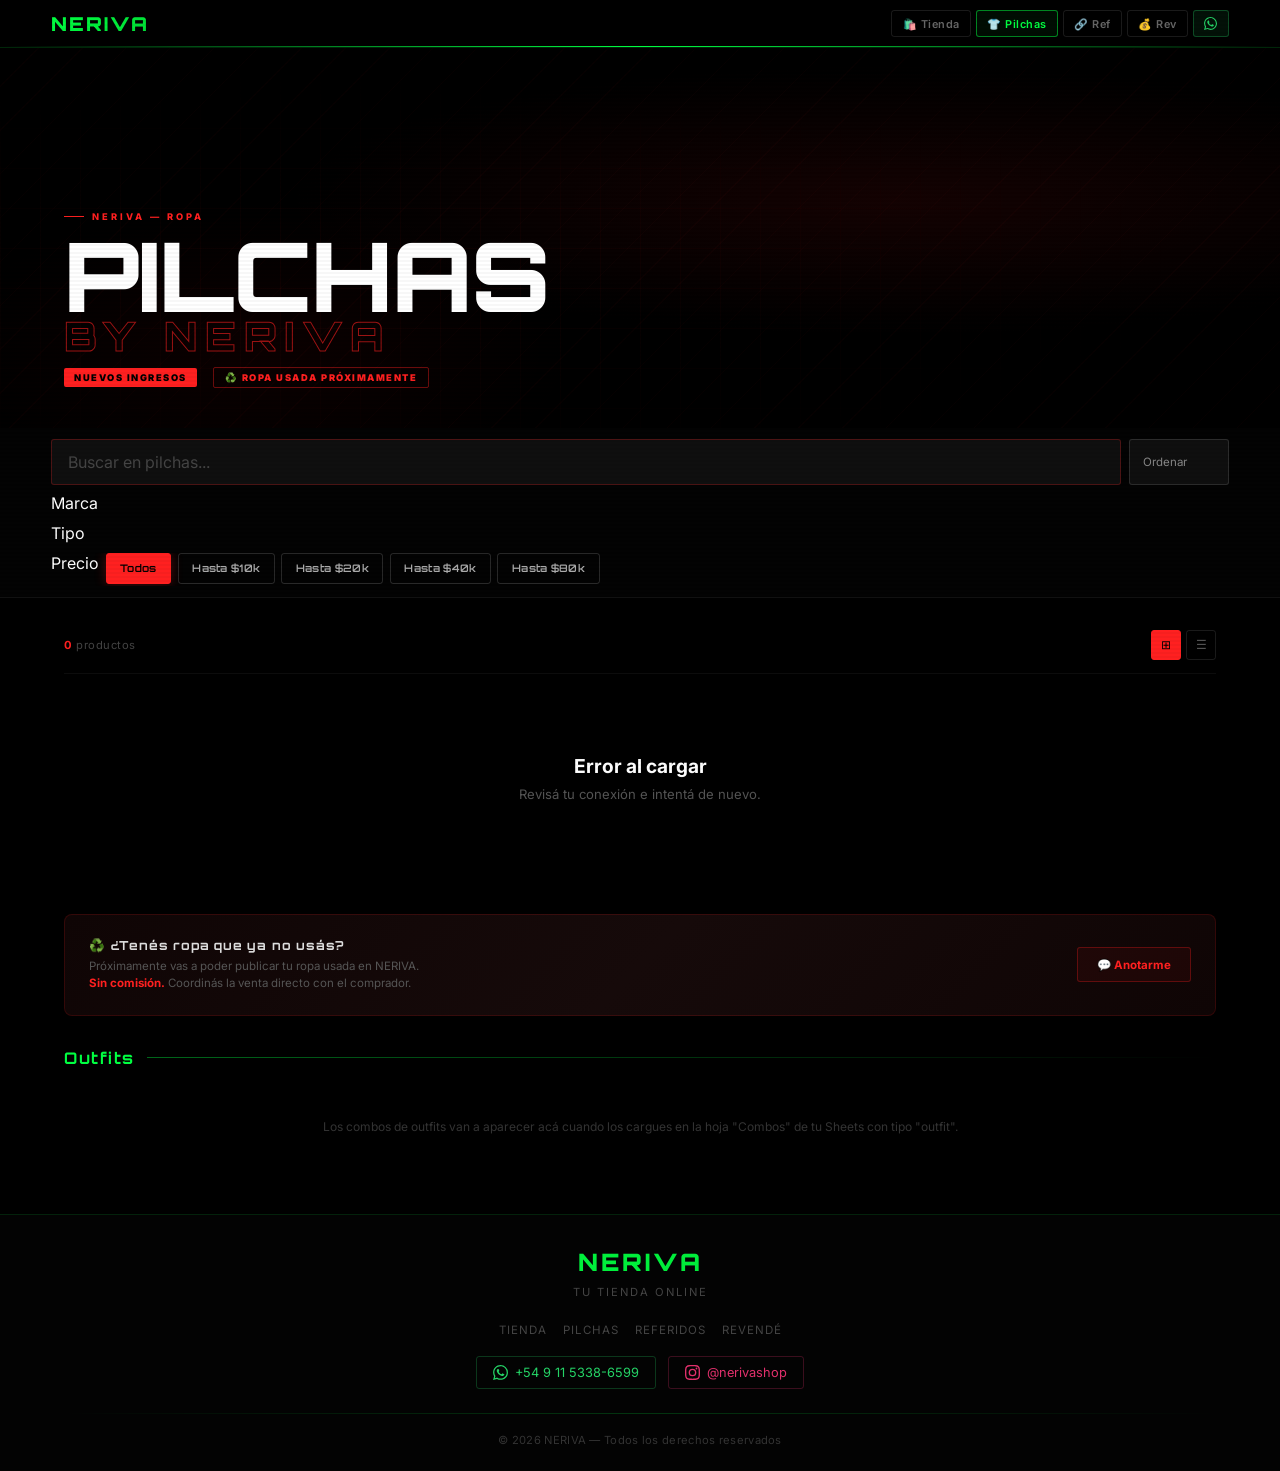
<file: pilchas.html>
<!DOCTYPE html>
<html lang="es">
<head>
    <meta charset="UTF-8">
    <meta name="viewport" content="width=device-width, initial-scale=1.0, maximum-scale=1.0, user-scalable=no">
    <title>NERIVA Pilchas — Ropa</title>
    <link rel="icon" type="image/png" href="https://i.postimg.cc/gjz4jfm1/Neriva-Logo.png">
    <link rel="apple-touch-icon" href="https://i.postimg.cc/gjz4jfm1/Neriva-Logo.png">
    <link rel="stylesheet" href="shared.css">
    <style>
        /* ── VARIABLES PILCHAS ── */
        :root {
            --p-accent: #ff2020;
            --p-accent2: #cc0000;
            --p-used: #ff9f1c;
            --p-sale: #ff3b3b;
        }

        /* ── HERO PILCHAS ── */
        .pilchas-hero {
            padding: 0;
            position: relative;
            overflow: hidden;
            height: clamp(220px, 40vw, 380px);
            display: flex;
            align-items: flex-end;
            background: #000;
        }
        .pilchas-hero-bg {
            position: absolute;
            inset: 0;
            background:
                radial-gradient(ellipse 80% 60% at 70% 40%, rgba(255,32,32,0.08) 0%, transparent 60%),
                radial-gradient(ellipse 50% 80% at 20% 80%, rgba(220,0,0,0.05) 0%, transparent 50%),
                repeating-linear-gradient(
                    -45deg,
                    transparent 0px,
                    transparent 30px,
                    rgba(255,32,32,0.025) 30px,
                    rgba(255,32,32,0.025) 31px
                );
        }
        .pilchas-hero-grid {
            position: absolute;
            inset: 0;
            background-image:
                linear-gradient(rgba(255,32,32,0.04) 1px, transparent 1px),
                linear-gradient(90deg, rgba(255,32,32,0.04) 1px, transparent 1px);
            background-size: 40px 40px;
            mask-image: radial-gradient(ellipse at 30% 60%, black 10%, transparent 65%);
            -webkit-mask-image: radial-gradient(ellipse at 30% 60%, black 10%, transparent 65%);
        }
        .pilchas-hero-content {
            position: relative;
            z-index: 2;
            padding: 2rem 5% 2.5rem;
            width: 100%;
        }
        .pilchas-hero-eyebrow {
            font-size: 0.58rem;
            font-weight: 800;
            letter-spacing: 3px;
            text-transform: uppercase;
            color: var(--p-accent);
            margin-bottom: 0.6rem;
            display: flex;
            align-items: center;
            gap: 0.5rem;
        }
        .pilchas-hero-eyebrow::before {
            content: '';
            display: inline-block;
            width: 20px;
            height: 1px;
            background: var(--p-accent);
        }
        .pilchas-hero h1 {
            font-family: 'Orbitron', monospace;
            font-size: clamp(2.5rem, 10vw, 6rem);
            font-weight: 900;
            line-height: 0.9;
            letter-spacing: -1px;
            color: #fff;
            text-transform: uppercase;
            margin-bottom: 0.8rem;
        }
        .pilchas-hero h1 span {
            display: block;
            -webkit-text-stroke: 1px rgba(255,32,32,0.6);
            color: transparent;
            font-size: clamp(1.2rem, 4vw, 2.5rem);
            letter-spacing: 8px;
        }
        .pilchas-hero-meta {
            display: flex;
            gap: 1rem;
            align-items: center;
            flex-wrap: wrap;
        }
        .pilchas-hero-badge {
            background: var(--p-accent);
            color: #000;
            font-size: 0.58rem;
            font-weight: 900;
            letter-spacing: 1.5px;
            padding: 0.25rem 0.65rem;
            border-radius: 2px;
            text-transform: uppercase;
        }
        .pilchas-hero-badge.outline {
            background: transparent;
            color: var(--p-accent);
            border: 1px solid rgba(255,32,32,0.4);
        }

        /* ── FILTROS ROPA ── */
        .pilchas-filters {
            background: rgba(4,4,4,0.98);
            border-bottom: 1px solid rgba(255,255,255,0.06);
            position: sticky;
            top: 48px;
            z-index: 999;
            backdrop-filter: blur(20px);
            -webkit-backdrop-filter: blur(20px);
            padding: 0.7rem 4%;
            display: flex;
            flex-direction: column;
            gap: 0.5rem;
        }
        .pf-top {
            display: flex;
            gap: 0.5rem;
        }
        .pf-search {
            flex: 1;
            background: rgba(255,255,255,0.05);
            border: 1px solid rgba(255,32,32,0.25);
            border-radius: 3px;
            padding: 0.75rem 1rem;
            color: #fff;
            font-size: 16px;
            font-family: 'Inter', sans-serif;
            transition: all 0.3s;
        }
        .pf-search::placeholder { color: #444; }
        .pf-search:focus { outline: none; border-color: var(--p-accent); background: rgba(255,32,32,0.04); }
        .pf-sort {
            background: rgba(255,255,255,0.05);
            border: 1px solid rgba(255,255,255,0.12);
            border-radius: 3px;
            padding: 0.6rem 0.8rem;
            color: #888;
            font-size: 0.72rem;
            font-family: 'Inter', sans-serif;
            cursor: pointer;
            appearance: none;
            -webkit-appearance: none;
            min-width: 100px;
        }
        .pf-sort:focus { outline: none; border-color: rgba(255,32,32,0.3); }

        /* Una sola fila de chips scrolleable */
        .pf-chips-row {
            display: flex;
            gap: 0.4rem;
            overflow-x: auto;
            -webkit-overflow-scrolling: touch;
            scrollbar-width: none;
            padding-bottom: 2px;
        }
        .pf-chips-row::-webkit-scrollbar { display: none; }

        .pf-chip {
            flex-shrink: 0;
            background: transparent;
            border: 1px solid rgba(255,255,255,0.15);
            color: #aaa;
            padding: 0.45rem 0.85rem;
            border-radius: 3px;
            cursor: pointer;
            font-size: 0.75rem;
            font-weight: 600;
            letter-spacing: 0.3px;
            white-space: nowrap;
            transition: all 0.2s;
        }
        .pf-chip:active { transform: scale(0.96); }
        .pf-chip.active {
            background: var(--p-accent);
            color: #000;
            border-color: var(--p-accent);
            box-shadow: 0 0 12px rgba(255,32,32,0.3);
        }
        .pf-chip.precio { font-family: 'Orbitron', monospace; font-size: 0.65rem; }
        .pf-separator {
            flex-shrink: 0;
            width: 1px;
            background: rgba(255,255,255,0.08);
            margin: 0 0.2rem;
        }

        /* ── GRID ROPA ── */
        .pilchas-section {
            padding: 1.5rem 4% 3rem;
        }
        .pilchas-inner { max-width: 1400px; margin: 0 auto; }

        /* Results bar */
        .pilchas-results-bar {
            display: flex;
            align-items: center;
            justify-content: space-between;
            margin-bottom: 1rem;
            padding-bottom: 0.8rem;
            border-bottom: 1px solid rgba(255,255,255,0.05);
        }
        .pilchas-results-count {
            font-size: 0.7rem;
            color: #444;
            letter-spacing: 0.5px;
        }
        .pilchas-results-count span { color: var(--p-accent); font-weight: 700; }
        .pilchas-view-toggle { display: flex; gap: 0.3rem; }
        .view-btn {
            background: transparent;
            border: 1px solid rgba(255,255,255,0.1);
            color: #555;
            width: 30px;
            height: 30px;
            border-radius: 3px;
            cursor: pointer;
            font-size: 0.75rem;
            display: flex;
            align-items: center;
            justify-content: center;
            transition: all 0.2s;
        }
        .view-btn.active { background: var(--p-accent); color: #000; border-color: var(--p-accent); }

        /* Grid principal */
        .ropa-grid {
            display: grid;
            grid-template-columns: repeat(2, 1fr);
            gap: 0.6rem;
        }
        @media (min-width: 500px) { .ropa-grid { grid-template-columns: repeat(3, 1fr); gap: 0.8rem; } }
        @media (min-width: 768px) { .ropa-grid { grid-template-columns: repeat(4, 1fr); gap: 1.2rem; } }
        @media (min-width: 1100px) { .ropa-grid { grid-template-columns: repeat(5, 1fr); gap: 1.4rem; } }

        /* Vista lista */
        .ropa-grid.list-view {
            grid-template-columns: 1fr !important;
            gap: 0.5rem;
        }

        /* ── CARD ROPA ── */
        .ropa-card {
            background: #0a0a0a;
            border-radius: 6px;
            overflow: hidden;
            cursor: pointer;
            border: 1px solid rgba(255,255,255,0.06);
            transition: border-color 0.25s, box-shadow 0.25s;
            position: relative;
            -webkit-user-select: none;
            user-select: none;
        }
        .ropa-card:active { transform: scale(0.98); }
        @media (hover: hover) {
            .ropa-card:hover {
                border-color: rgba(255,32,32,0.5);
                box-shadow: 0 0 0 1px rgba(255,32,32,0.2), 0 8px 30px rgba(255,32,32,0.08);
            }
            .ropa-card:hover .ropa-img img { transform: scale(1.08); }
            .ropa-card:hover .ropa-quick-actions { opacity: 1; transform: translateY(0); }
        }

        .ropa-img {
            width: 100%;
            aspect-ratio: 3/4;
            background: #050505;
            overflow: hidden;
            position: relative;
        }
        .ropa-img img {
            width: 100%;
            height: 100%;
            object-fit: cover;
            display: block;
            transition: transform 0.5s ease;
        }
        .ropa-img-empty {
            width: 100%;
            height: 100%;
            display: flex;
            align-items: center;
            justify-content: center;
            font-size: 3rem;
            background: #080808;
            color: #1a1a1a;
        }

        /* Badges sobre imagen */
        .ropa-badges {
            position: absolute;
            top: 8px;
            left: 8px;
            display: flex;
            flex-direction: column;
            gap: 4px;
            z-index: 3;
        }
        .ropa-badge {
            font-size: 0.52rem;
            font-weight: 900;
            letter-spacing: 0.8px;
            padding: 0.18rem 0.45rem;
            border-radius: 2px;
            text-transform: uppercase;
            display: inline-flex;
            align-items: center;
            gap: 0.2rem;
            width: fit-content;
        }
        .rb-new { background: var(--p-accent); color: #000; }
        .rb-sale { background: var(--p-sale); color: #fff; animation: pulse-rb 1.8s ease-in-out infinite; }
        .rb-used { background: var(--p-used); color: #000; }
        @keyframes pulse-rb { 0%,100%{opacity:1;}50%{opacity:0.7;} }

        .ropa-badge-fotos {
            position: absolute;
            bottom: 8px;
            right: 8px;
            background: rgba(0,0,0,0.65);
            border: 1px solid rgba(255,32,32,0.3);
            color: var(--p-accent);
            font-size: 0.52rem;
            font-weight: 700;
            padding: 0.15rem 0.4rem;
            border-radius: 2px;
            z-index: 3;
            backdrop-filter: blur(4px);
        }

        /* Quick actions al hover */
        .ropa-quick-actions {
            position: absolute;
            bottom: 0;
            left: 0;
            right: 0;
            background: linear-gradient(transparent, rgba(0,0,0,0.9) 40%);
            padding: 1.5rem 0.6rem 0.6rem;
            z-index: 4;
            opacity: 0;
            transform: translateY(10px);
            transition: opacity 0.25s, transform 0.25s;
        }
        .ropa-quick-btn {
            width: 100%;
            background: var(--p-accent);
            border: none;
            color: #000;
            padding: 0.5rem;
            border-radius: 3px;
            font-size: 0.65rem;
            font-weight: 800;
            letter-spacing: 0.5px;
            cursor: pointer;
        }

        /* Info card */
        .ropa-info {
            padding: 0.6rem 0.65rem 0.7rem;
        }

        .ropa-brand {
            font-size: 0.5rem;
            font-weight: 800;
            letter-spacing: 1.5px;
            text-transform: uppercase;
            color: var(--p-accent);
            margin-bottom: 0.15rem;
        }
        .ropa-tipo {
            font-size: 0.48rem;
            color: #444;
            letter-spacing: 1px;
            text-transform: uppercase;
            margin-bottom: 0.15rem;
        }
        .ropa-nombre {
            font-size: 0.7rem;
            font-weight: 600;
            color: #ddd;
            line-height: 1.25;
            margin-bottom: 0.4rem;
            display: -webkit-box;
            -webkit-line-clamp: 2;
            -webkit-box-orient: vertical;
            overflow: hidden;
        }
        .ropa-precio-row {
            display: flex;
            align-items: baseline;
            gap: 0.3rem;
            flex-wrap: wrap;
        }
        .ropa-precio {
            font-family: 'Orbitron', monospace;
            font-size: 0.82rem;
            font-weight: 900;
            color: var(--p-accent);
        }
        .ropa-precio-orig {
            font-size: 0.58rem;
            color: #444;
            text-decoration: line-through;
        }
        .ropa-desc-pct {
            font-size: 0.52rem;
            color: var(--p-sale);
            font-weight: 700;
        }

        /* Vista lista */
        .list-view .ropa-card {
            display: flex;
            flex-direction: row;
        }
        .list-view .ropa-img {
            width: 90px;
            aspect-ratio: 1/1;
            flex-shrink: 0;
        }
        .list-view .ropa-info {
            flex: 1;
            display: flex;
            flex-direction: column;
            justify-content: center;
            padding: 0.8rem 1rem;
        }
        .list-view .ropa-nombre { font-size: 0.85rem; -webkit-line-clamp: 1; }
        .list-view .ropa-quick-actions { display: none; }

        /* ── COMBOS OUTFITS ── */
        .outfits-section {
            padding: 0 4% 3rem;
        }
        .outfits-inner { max-width: 1400px; margin: 0 auto; }

        .outfits-grid {
            display: grid;
            grid-template-columns: 1fr;
            gap: 1rem;
            margin-top: 1rem;
        }
        @media (min-width: 600px) { .outfits-grid { grid-template-columns: 1fr 1fr; gap: 1.2rem; } }
        @media (min-width: 1000px) { .outfits-grid { grid-template-columns: repeat(3, 1fr); } }

        .outfit-card {
            background: linear-gradient(145deg, #0d0d0d, #080808);
            border: 1px solid rgba(255,32,32,0.15);
            border-radius: 8px;
            overflow: hidden;
            cursor: pointer;
            position: relative;
            transition: all 0.25s;
        }
        @media (hover: hover) {
            .outfit-card:hover {
                border-color: rgba(255,32,32,0.5);
                box-shadow: 0 0 25px rgba(255,32,32,0.12);
                transform: translateY(-2px);
            }
        }
        .outfit-card:active { transform: scale(0.99); }
        .outfit-card::before {
            content: 'OUTFIT';
            position: absolute;
            top: 12px;
            left: 12px;
            font-family: 'Orbitron', monospace;
            font-size: 0.5rem;
            font-weight: 900;
            letter-spacing: 2px;
            color: var(--p-accent);
            background: rgba(0,0,0,0.7);
            border: 1px solid rgba(255,32,32,0.3);
            padding: 0.2rem 0.5rem;
            border-radius: 2px;
            z-index: 3;
        }
        .outfit-imagen {
            width: 100%;
            aspect-ratio: 16/9;
            background: #050505;
            overflow: hidden;
        }
        .outfit-imagen img {
            width: 100%;
            height: 100%;
            object-fit: cover;
            display: block;
            transition: transform 0.5s;
        }
        .outfit-card:hover .outfit-imagen img { transform: scale(1.04); }
        .outfit-info {
            padding: 1rem;
        }
        .outfit-nombre {
            font-family: 'Orbitron', monospace;
            font-size: 0.85rem;
            font-weight: 700;
            color: #eee;
            margin-bottom: 0.4rem;
            letter-spacing: 0.5px;
        }
        .outfit-items {
            display: flex;
            flex-wrap: wrap;
            gap: 0.3rem;
            margin-bottom: 0.7rem;
        }
        .outfit-item-chip {
            background: rgba(255,32,32,0.05);
            border: 1px solid rgba(255,32,32,0.15);
            color: #888;
            font-size: 0.6rem;
            padding: 0.18rem 0.5rem;
            border-radius: 2px;
        }
        .outfit-precio-row {
            display: flex;
            align-items: center;
            justify-content: space-between;
            flex-wrap: wrap;
            gap: 0.5rem;
        }
        .outfit-precio {
            font-family: 'Orbitron', monospace;
            font-size: 1.1rem;
            font-weight: 900;
            color: var(--p-accent);
        }
        .outfit-wa-btn {
            background: rgba(255,32,32,0.08);
            border: 1px solid rgba(255,32,32,0.3);
            color: var(--p-accent);
            padding: 0.4rem 0.8rem;
            border-radius: 3px;
            font-size: 0.68rem;
            font-weight: 700;
            cursor: pointer;
            transition: all 0.2s;
            text-decoration: none;
            display: inline-flex;
            align-items: center;
            gap: 0.3rem;
        }
        .outfit-wa-btn:active { background: rgba(255,32,32,0.15); }

        /* ── MODAL ROPA ── */
        .modal-ropa {
            display: none;
            position: fixed;
            inset: 0;
            background: rgba(0,0,0,0.88);
            z-index: 2000;
            backdrop-filter: blur(10px);
            -webkit-backdrop-filter: blur(10px);
        }
        .modal-ropa.active { display: flex; align-items: flex-end; justify-content: center; }
        @media (min-width: 769px) { .modal-ropa.active { align-items: center; padding: 2rem; } }

        .mr-content {
            background: linear-gradient(145deg, #0f0f0f, #080808);
            border: 1px solid rgba(255,32,32,0.2);
            width: 100%;
            max-width: 1000px;
            border-radius: 12px 12px 0 0;
            max-height: 92vh;
            overflow-y: auto;
            -webkit-overflow-scrolling: touch;
            animation: sheetUp 0.35s cubic-bezier(0.4,0,0.2,1);
            position: relative;
        }
        @media (min-width: 769px) {
            .mr-content { border-radius: 8px; max-height: 88vh; animation: modalIn 0.3s cubic-bezier(0.4,0,0.2,1); }
        }
        @keyframes sheetUp { from { opacity:0; transform:translateY(40px); } to { opacity:1; transform:translateY(0); } }
        @keyframes modalIn { from { opacity:0; transform:scale(0.97) translateY(15px); } to { opacity:1; transform:scale(1) translateY(0); } }

        .mr-drag { width:40px; height:4px; background:rgba(255,255,255,0.12); border-radius:2px; margin:0.8rem auto 0; }
        @media (min-width: 769px) { .mr-drag { display: none; } }

        .mr-close {
            position: absolute; top: 0.8rem; right: 0.8rem;
            background: rgba(255,255,255,0.06); border: 1px solid rgba(255,255,255,0.15);
            color: #fff; width: 36px; height: 36px; border-radius: 50%;
            cursor: pointer; font-size: 1.1rem; z-index: 10;
            display: flex; align-items: center; justify-content: center; transition: all 0.2s;
        }
        .mr-close:active { background: #c0392b; }

        .mr-body {
            padding: 1rem 1.2rem 2rem;
            display: grid;
            grid-template-columns: 1fr;
            gap: 1.2rem;
        }
        @media (min-width: 769px) { .mr-body { padding: 2.5rem; grid-template-columns: 1fr 1fr; gap: 2.5rem; } }

        .mr-gallery {
            width: 100%;
            aspect-ratio: 3/4;
            background: #050505;
            border-radius: 6px;
            overflow: hidden;
            border: 1px solid rgba(255,255,255,0.07);
            position: relative;
        }
        @media (min-width: 769px) { .mr-gallery { aspect-ratio: unset; height: 500px; } }

        .mr-carousel-track {
            display: flex;
            width: 100%;
            height: 100%;
            transition: transform 0.45s cubic-bezier(0.4,0,0.2,1);
            will-change: transform;
        }
        .mr-carousel-slide {
            flex: 0 0 100%;
            width: 100%;
            height: 100%;
        }
        .mr-carousel-slide img {
            width: 100%;
            height: 100%;
            object-fit: cover;
            display: block;
        }

        .mr-carousel-btn {
            position: absolute; top: 50%; transform: translateY(-50%); z-index: 5;
            background: rgba(0,0,0,0.65); border: 1px solid rgba(255,32,32,0.3);
            color: var(--p-accent); width: 36px; height: 36px; border-radius: 50%;
            cursor: pointer; display: flex; align-items: center; justify-content: center;
            font-size: 0.9rem; transition: all 0.2s; backdrop-filter: blur(6px);
        }
        .mr-carousel-btn:active { background: rgba(255,32,32,0.2); transform: translateY(-50%) scale(0.93); }
        .mr-cb-prev { left: 10px; }
        .mr-cb-next { right: 10px; }

        .mr-carousel-dots {
            position: absolute; bottom: 10px; left: 50%; transform: translateX(-50%);
            display: flex; gap: 6px; z-index: 5;
        }
        .mr-dot {
            width: 6px; height: 6px; border-radius: 50%;
            background: rgba(255,255,255,0.2); border: 1px solid rgba(255,32,32,0.3);
            cursor: pointer; transition: all 0.25s;
        }
        .mr-dot.active { background: var(--p-accent); border-color: var(--p-accent); transform: scale(1.35); }

        .mr-counter {
            position: absolute; top: 10px; right: 10px;
            background: rgba(0,0,0,0.65); border: 1px solid rgba(255,32,32,0.25);
            color: rgba(255,32,32,0.9); font-size: 0.58rem; font-weight: 700;
            font-family: 'Orbitron', monospace; padding: 0.2rem 0.5rem; border-radius: 2px; z-index: 6;
        }

        .mr-badges {
            position: absolute; top: 10px; left: 10px;
            display: flex; flex-direction: column; gap: 4px; z-index: 6;
        }

        /* Info modal */
        .mr-brand-tipo { display: flex; align-items: center; gap: 0.5rem; margin-bottom: 0.4rem; }
        .mr-brand { font-size: 0.65rem; font-weight: 800; letter-spacing: 2px; text-transform: uppercase; color: var(--p-accent); }
        .mr-tipo { font-size: 0.6rem; color: #444; letter-spacing: 1px; text-transform: uppercase; }
        .mr-sep { color: #333; }

        .mr-nombre {
            font-family: 'Orbitron', monospace;
            font-size: clamp(1rem, 5vw, 1.6rem);
            font-weight: 700;
            color: #fff;
            line-height: 1.2;
            margin-bottom: 0.8rem;
            padding-right: 2.5rem;
        }
        .mr-precio-wrapper {
            display: flex;
            align-items: baseline;
            gap: 0.6rem;
            flex-wrap: wrap;
            margin-bottom: 1rem;
        }
        .mr-precio { font-family: 'Orbitron', monospace; font-size: clamp(1.6rem, 7vw, 2.5rem); font-weight: 900; color: var(--p-accent); text-shadow: 0 0 20px rgba(255,32,32,0.2); }
        .mr-precio-orig { font-size: 1rem; color: #444; text-decoration: line-through; }
        .mr-desc-badge { background: var(--p-sale); color: #fff; font-size: 0.68rem; font-weight: 800; padding: 0.18rem 0.5rem; border-radius: 2px; }

        .mr-desc-wrapper { margin-bottom: 1rem; }
        .mr-desc { color: #888; line-height: 1.8; font-size: 0.82rem; overflow: hidden; transition: max-height 0.4s; max-height: 4.5em; }
        .mr-desc.open { max-height: 500px; }
        .mr-desc-toggle { background: none; border: none; color: var(--p-accent); font-size: 0.72rem; font-weight: 700; cursor: pointer; padding: 0.3rem 0; display: none; align-items: center; gap: 0.3rem; transition: opacity 0.2s; margin-top: 0.3rem; }
        .mr-desc-toggle .arr { display: inline-block; transition: transform 0.3s; }
        .mr-desc-toggle.open .arr { transform: rotate(180deg); }

        .mr-features {
            background: rgba(255,32,32,0.03);
            border: 1px solid rgba(255,32,32,0.12);
            border-radius: 5px;
            padding: 0.8rem 1rem;
            margin-bottom: 1rem;
        }
        .mr-features h4 { color: var(--p-accent); font-size: 0.65rem; text-transform: uppercase; letter-spacing: 1.2px; margin-bottom: 0.3rem; }
        .mr-features p { color: #666; font-size: 0.75rem; }

        .mr-btn-wa {
            background: var(--p-accent);
            color: #000;
            padding: 1rem 1.5rem;
            border-radius: 4px;
            text-decoration: none;
            display: block;
            font-weight: 800;
            font-size: 0.88rem;
            letter-spacing: 0.8px;
            text-align: center;
            transition: all 0.25s;
            box-shadow: 0 0 20px rgba(255,32,32,0.25);
            border: none;
            cursor: pointer;
            margin-bottom: 0.6rem;
        }
        .mr-btn-wa:active { transform: scale(0.98); opacity: 0.9; }

        .mr-btn-copy {
            display: flex; align-items: center; justify-content: center; gap: 0.5rem;
            width: 100%; padding: 0.7rem;
            background: transparent; border: 1px solid rgba(255,32,32,0.3);
            border-radius: 4px; color: var(--p-accent);
            font-size: 0.78rem; font-weight: 600;
            cursor: pointer; transition: all 0.2s; font-family: 'Inter', sans-serif;
        }
        .mr-btn-copy:active { background: rgba(255,32,32,0.06); }
        .mr-btn-copy.copiado { background: rgba(255,32,32,0.08); }

        /* ── EMPTY / LOADING ── */
        .pilchas-empty {
            grid-column: 1 / -1;
            text-align: center;
            padding: 4rem 2rem;
            color: #333;
        }
        .pilchas-empty h3 { font-size: 1.2rem; color: #fff; margin-bottom: 0.5rem; }
        .pilchas-empty p { font-size: 0.82rem; color: #555; }

        /* ── BANNER SUSTENTABLE ── */
        .sustentable-banner {
            margin: 0 4% 2rem;
            background: linear-gradient(135deg, #0f0505 0%, #160a0a 50%, #0f0505 100%);
            border: 1px solid rgba(255,32,32,0.15);
            border-radius: 8px;
            padding: 1.4rem 1.5rem;
            display: flex;
            align-items: center;
            justify-content: space-between;
            gap: 1rem;
            flex-wrap: wrap;
        }
        .sb-left h4 {
            font-family: 'Orbitron', monospace;
            font-size: 0.78rem;
            font-weight: 700;
            color: #ddd;
            letter-spacing: 0.8px;
            margin-bottom: 0.3rem;
        }
        .sb-left p { font-size: 0.72rem; color: #555; line-height: 1.5; }
        .sb-left p strong { color: var(--p-accent); }
        .sb-btn {
            background: rgba(255,32,32,0.06);
            border: 1px solid rgba(255,32,32,0.3);
            color: var(--p-accent);
            padding: 0.6rem 1.2rem;
            border-radius: 3px;
            font-size: 0.72rem;
            font-weight: 700;
            text-decoration: none;
            white-space: nowrap;
            transition: all 0.2s;
        }
        .sb-btn:active { background: rgba(255,32,32,0.12); }

        @media (min-width: 768px) {
            .pilchas-section { padding: 2rem 5% 3rem; }
            .outfits-section { padding: 0 5% 3rem; }
            .sustentable-banner { margin: 0 5% 2rem; }
            .ropa-info { padding: 0.8rem 0.9rem; }
            .ropa-brand { font-size: 0.58rem; }
            .ropa-tipo { font-size: 0.54rem; }
            .ropa-nombre { font-size: 0.82rem; }
            .ropa-precio { font-size: 0.95rem; }
        }
    </style>
</head>
<body>

<header>
    <a href="index.html" class="header-logo">NERIVA</a>
    <nav class="header-nav">
        <a href="index.html" class="header-nav-link">🛍️ Tienda</a>
        <a href="pilchas.html" class="header-nav-link active">👕 Pilchas</a>
        <a href="referidos.html" class="header-nav-link">🔗 Ref</a>
        <a href="revendedores.html" class="header-nav-link">💰 Rev</a>
        <a href="https://wa.me/5491128330853" target="_blank" class="header-nav-link wa">
            <svg width="13" height="13" viewBox="0 0 24 24" fill="currentColor"><path d="M17.472 14.382c-.297-.149-1.758-.867-2.03-.967-.273-.099-.471-.148-.67.15-.197.297-.767.966-.94 1.164-.173.199-.347.223-.644.075-.297-.15-1.255-.463-2.39-1.475-.883-.788-1.48-1.761-1.653-2.059-.173-.297-.018-.458.13-.606.134-.133.298-.347.446-.52.149-.174.198-.298.298-.497.099-.198.05-.371-.025-.52-.075-.149-.669-1.612-.916-2.207-.242-.579-.487-.5-.669-.51-.173-.008-.371-.01-.57-.01-.198 0-.52.074-.792.372-.272.297-1.04 1.016-1.04 2.479 0 1.462 1.065 2.875 1.213 3.074.149.198 2.096 3.2 5.077 4.487.709.306 1.262.489 1.694.625.712.227 1.36.195 1.871.118.571-.085 1.758-.719 2.006-1.413.248-.694.248-1.289.173-1.413-.074-.124-.272-.198-.57-.347m-5.421 7.403h-.004a9.87 9.87 0 01-5.031-1.378l-.361-.214-3.741.982.998-3.648-.235-.374a9.86 9.86 0 01-1.51-5.26c.001-5.45 4.436-9.884 9.888-9.884 2.64 0 5.122 1.03 6.988 2.898a9.825 9.825 0 012.893 6.994c-.003 5.45-4.437 9.884-9.885 9.884m8.413-18.297A11.815 11.815 0 0012.05 0C5.495 0 .16 5.335.157 11.892c0 2.096.547 4.142 1.588 5.945L.057 24l6.305-1.654a11.882 11.882 0 005.683 1.448h.005c6.554 0 11.89-5.335 11.893-11.893a11.821 11.821 0 00-3.48-8.413z"/></svg>
        </a>
    </nav>
</header>

<!-- HERO -->
<div class="pilchas-hero reveal">
    <div class="pilchas-hero-bg"></div>
    <div class="pilchas-hero-grid"></div>
    <div class="pilchas-hero-content">
        <div class="pilchas-hero-eyebrow">Neriva — Ropa</div>
        <h1>
            PILCHAS
            <span>by neriva</span>
        </h1>
        <div class="pilchas-hero-meta">
            <span class="pilchas-hero-badge">Nuevos ingresos</span>
            <span class="pilchas-hero-badge outline">♻️ Ropa usada próximamente</span>
        </div>
    </div>
</div>

<!-- FILTROS -->
<div class="pilchas-filters">
    <!-- Búsqueda + orden -->
    <div class="pf-top">
        <input type="text" class="pf-search" id="ropaSearch" placeholder="Buscar en pilchas...">
        <select class="pf-sort" id="ropaSort">
            <option value="">Ordenar</option>
            <option value="precio-asc">Precio ↑</option>
            <option value="precio-desc">Precio ↓</option>
            <option value="nombre">A-Z</option>
            <option value="oferta">Ofertas</option>
        </select>
    </div>

    <!-- Filtro por marca -->
    <div class="pf-chips-row" id="marcaRow">
        <span class="pf-label">Marca</span>
        <!-- se llena dinámicamente -->
    </div>

    <!-- Filtro por tipo -->
    <div class="pf-chips-row" id="tipoRow">
        <span class="pf-label">Tipo</span>
        <!-- se llena dinámicamente -->
    </div>

    <!-- Filtro por precio -->
    <div class="pf-chips-row" id="precioRow">
        <span class="pf-label">Precio</span>
        <button class="pf-chip active precio" data-max="999999">Todos</button>
        <button class="pf-chip precio" data-max="10000">Hasta $10k</button>
        <button class="pf-chip precio" data-max="20000">Hasta $20k</button>
        <button class="pf-chip precio" data-max="40000">Hasta $40k</button>
        <button class="pf-chip precio" data-max="80000">Hasta $80k</button>
    </div>
</div>

<!-- CATÁLOGO ROPA -->
<section class="pilchas-section" id="ropa-grid-section">
    <div class="pilchas-inner">
        <div class="pilchas-results-bar">
            <div class="pilchas-results-count" id="ropaCount">
                <span>0</span> productos
            </div>
            <div class="pilchas-view-toggle">
                <button class="view-btn active" id="btnGrid" onclick="setView('grid')" title="Grid">⊞</button>
                <button class="view-btn" id="btnList" onclick="setView('list')" title="Lista">☰</button>
            </div>
        </div>
        <div class="ropa-grid" id="ropaGrid">
            <div class="pilchas-empty"><h3>Cargando...</h3><p>Un momento por favor.</p></div>
        </div>
    </div>
</section>

<!-- BANNER SUSTENTABLE -->
<div class="sustentable-banner reveal">
    <div class="sb-left">
        <h4>♻️ ¿Tenés ropa que ya no usás?</h4>
        <p>Próximamente vas a poder publicar tu ropa usada en NERIVA.<br>
        <strong>Sin comisión.</strong> Coordinás la venta directo con el comprador.</p>
    </div>
    <a href="https://wa.me/5491128330853?text=Hola! Quiero saber más sobre publicar ropa usada en Neriva" target="_blank" class="sb-btn">
        💬 Anotarme
    </a>
</div>

<!-- OUTFITS -->
<section class="outfits-section" id="outfits-section">
    <div class="outfits-inner">
        <h2 class="section-title reveal">Outfits</h2>
        <div class="outfits-grid" id="outfitsGrid">
            <div style="color:#333;font-size:0.75rem;text-align:center;padding:2rem;grid-column:1/-1">
                Los combos de outfits van a aparecer acá cuando los cargues en la hoja "Combos" de tu Sheets con tipo "outfit".
            </div>
        </div>
    </div>
</section>

<!-- FOOTER -->
<footer>
    <div class="footer-content reveal">
        <div class="footer-logo">NERIVA</div>
        <p class="footer-tagline">Tu tienda online</p>
        <div class="footer-nav-links">
            <a href="index.html" class="footer-nav-link">Tienda</a>
            <a href="pilchas.html" class="footer-nav-link">Pilchas</a>
            <a href="referidos.html" class="footer-nav-link">Referidos</a>
            <a href="revendedores.html" class="footer-nav-link">Revendé</a>
        </div>
        <div class="footer-contact">
            <a href="https://wa.me/5491128330853" target="_blank" class="footer-link" style="color:#25d366;border-color:rgba(37,211,102,0.25)">
                <svg width="15" height="15" viewBox="0 0 24 24" fill="currentColor"><path d="M17.472 14.382c-.297-.149-1.758-.867-2.03-.967-.273-.099-.471-.148-.67.15-.197.297-.767.966-.94 1.164-.173.199-.347.223-.644.075-.297-.15-1.255-.463-2.39-1.475-.883-.788-1.48-1.761-1.653-2.059-.173-.297-.018-.458.13-.606.134-.133.298-.347.446-.52.149-.174.198-.298.298-.497.099-.198.05-.371-.025-.52-.075-.149-.669-1.612-.916-2.207-.242-.579-.487-.5-.669-.51-.173-.008-.371-.01-.57-.01-.198 0-.52.074-.792.372-.272.297-1.04 1.016-1.04 2.479 0 1.462 1.065 2.875 1.213 3.074.149.198 2.096 3.2 5.077 4.487.709.306 1.262.489 1.694.625.712.227 1.36.195 1.871.118.571-.085 1.758-.719 2.006-1.413.248-.694.248-1.289.173-1.413-.074-.124-.272-.198-.57-.347m-5.421 7.403h-.004a9.87 9.87 0 01-5.031-1.378l-.361-.214-3.741.982.998-3.648-.235-.374a9.86 9.86 0 01-1.51-5.26c.001-5.45 4.436-9.884 9.888-9.884 2.64 0 5.122 1.03 6.988 2.898a9.825 9.825 0 012.893 6.994c-.003 5.45-4.437 9.884-9.885 9.884m8.413-18.297A11.815 11.815 0 0012.05 0C5.495 0 .16 5.335.157 11.892c0 2.096.547 4.142 1.588 5.945L.057 24l6.305-1.654a11.882 11.882 0 005.683 1.448h.005c6.554 0 11.89-5.335 11.893-11.893a11.821 11.821 0 00-3.48-8.413z"/></svg>
                +54 9 11 5338-6599
            </a>
            <a href="https://instagram.com/nerivashop" target="_blank" class="footer-link" style="color:#e1306c;border-color:rgba(225,48,108,0.25)">
                <svg width="15" height="15" viewBox="0 0 24 24" fill="currentColor"><path d="M12 2.163c3.204 0 3.584.012 4.85.07 3.252.148 4.771 1.691 4.919 4.919.058 1.265.069 1.645.069 4.849 0 3.205-.012 3.584-.069 4.849-.149 3.225-1.664 4.771-4.919 4.919-1.266.058-1.644.07-4.85.07-3.204 0-3.584-.012-4.849-.07-3.26-.149-4.771-1.699-4.919-4.92-.058-1.265-.07-1.644-.07-4.849 0-3.204.013-3.583.07-4.849.149-3.227 1.664-4.771 4.919-4.919 1.266-.057 1.645-.069 4.849-.069zM12 0C8.741 0 8.333.014 7.053.072 2.695.272.273 2.69.073 7.052.014 8.333 0 8.741 0 12c0 3.259.014 3.668.072 4.948.2 4.358 2.618 6.78 6.98 6.98C8.333 23.986 8.741 24 12 24c3.259 0 3.668-.014 4.948-.072 4.354-.2 6.782-2.618 6.979-6.98.059-1.28.073-1.689.073-4.948 0-3.259-.014-3.667-.072-4.947-.196-4.354-2.617-6.78-6.979-6.98C15.668.014 15.259 0 12 0zm0 5.838a6.162 6.162 0 100 12.324 6.162 6.162 0 000-12.324zM12 16a4 4 0 110-8 4 4 0 010 8zm6.406-11.845a1.44 1.44 0 100 2.881 1.44 1.44 0 000-2.881z"/></svg>
                @nerivashop
            </a>
        </div>
        <div class="footer-divider"></div>
        <p class="footer-bottom">© 2026 NERIVA — Todos los derechos reservados</p>
    </div>
</footer>

<!-- MODAL ROPA -->
<div class="modal-ropa" id="ropaModal">
    <div class="mr-content">
        <div class="mr-drag"></div>
        <button class="mr-close" onclick="cerrarModal()">✕</button>
        <div class="mr-body">
            <div class="mr-gallery" id="mrGallery"></div>
            <div class="mr-info">
                <div class="mr-brand-tipo">
                    <span class="mr-brand" id="mrBrand"></span>
                    <span class="mr-sep">·</span>
                    <span class="mr-tipo" id="mrTipo"></span>
                </div>
                <h2 class="mr-nombre" id="mrNombre"></h2>
                <div class="mr-precio-wrapper">
                    <div class="mr-precio" id="mrPrecio"></div>
                    <div class="mr-precio-orig" id="mrPrecioOrig" style="display:none"></div>
                    <div class="mr-desc-badge" id="mrDescBadge" style="display:none"></div>
                </div>
                <div class="mr-desc-wrapper">
                    <p class="mr-desc" id="mrDesc"></p>
                    <button class="mr-desc-toggle" id="mrDescToggle" onclick="toggleMrDesc()">
                        <span class="arr">▼</span>
                        <span class="lbl">Ver descripción</span>
                    </button>
                </div>
                <div class="mr-features">
                    <h4>💎 Ropa Premium</h4>
                    <p>Consultá talle y disponibilidad por WhatsApp antes de comprar.</p>
                </div>
                <a href="#" class="mr-btn-wa" id="mrBtnWa" target="_blank">💬 Consultar por WhatsApp</a>
                <button class="mr-btn-copy" id="mrBtnCopy" onclick="copiarLinkRopa()">
                    <span id="mrCopyIcon">🔗</span>
                    <span id="mrCopyTxt">Copiar link</span>
                </button>
            </div>
        </div>
    </div>
</div>

<script>
// ── CONFIG ──
const SHEET_URL = 'https://docs.google.com/spreadsheets/d/11cgwoDZwEC4KqjD-5dOHucJ2wsWvMK2QmDAYQDmXvyQ/gviz/tq?tqx=out:json&sheet=Ropa';
const COMBOS_URL = 'https://docs.google.com/spreadsheets/d/11cgwoDZwEC4KqjD-5dOHucJ2wsWvMK2QmDAYQDmXvyQ/gviz/tq?tqx=out:json&sheet=Combos';
const WA_NUMBER = '5491128330853';

// Columnas del Sheets (iguales al index.html)
// 0=Nombre, 1=Categoria, 2=Precio, 3=Descripcion, 4=Imagen, 5=Oferta, 6=Testimonio(captura), 7+=Fotos extra
// Para ropa: en Categoria usamos "Ropa", y en los campos extra podés poner Marca y Tipo
// Si queres usar columnas separadas para marca y tipo, agrégarlas en el Sheets.
// Por ahora: la app detecta "Ropa" en categoria, y parsea "marca" y "tipo" del nombre/desc o campos extra.
// Mapeo flexible: COL 7 = marca, COL 8 = tipo, COL 9 = condicion (nuevo/usado)
const COL = { nombre:0, cat:1, precio:2, desc:3, img:4, oferta:5, captura:6, marca:7, tipo:8, condicion:9, fotosStart:10 };

let allRopa = [], filtrados = [];
let filtroMarca = 'todos', filtroTipo = 'todos', filtroMax = 999999, filtroSearch = '';
let sortMode = '';
let currentView = 'grid';
let carouselIdx = 0, carouselImgs = [];
let productoEnModal = null;

// ── SANITIZE ──
function san(t){ return typeof t!=='string'?'':t.trim().replace(/[<>"'`]/g,'').substring(0,2000); }
function parsePrice(s){ return parseFloat(String(s||'').replace(/[^\d.]/g,''))||0; }
function esUrl(s){ if(typeof s!=='string') return false; const t=s.trim(); return t.startsWith('http://')||t.startsWith('https://'); }

// ── CARGAR SHEETS ──
async function cargar(){
    try {
        const res = await fetch(SHEET_URL, {method:'GET', mode:'cors'});
        const text = await res.text();
        const json = JSON.parse(text.substring(47).slice(0,-2));
        const productos = json.table.rows.map((r,i) => {
            const c = r.c.map(col => col ? String(col.v||'').trim() : '');
            const precio = parsePrice(c[COL.precio]);
            const ofertaRaw = parsePrice(c[COL.oferta]);
            const precioOferta = (ofertaRaw > 0 && ofertaRaw < precio) ? ofertaRaw : null;
            const fotos = [];
            for(let col = COL.fotosStart; col < c.length; col++){
                if(c[col] && esUrl(c[col])) fotos.push(san(c[col]));
            }
            return {
                id: i+1,
                nombre: san(c[COL.nombre]),
                categoria: san(c[COL.cat]),
                precio,
                precioOferta,
                descripcion: san(c[COL.desc]),
                imagen: san(c[COL.img]),
                marca: san(c[COL.marca]) || '',
                tipo: san(c[COL.tipo]) || '',
                condicion: san(c[COL.condicion]).toLowerCase() || 'nuevo',
                fotos,
            };
        }).filter(p => p.nombre && p.precio > 0);

        allRopa = productos;
        generarFiltros(productos);
        aplicarFiltros();
        cargarOutfits();
        abrirDesdeURL();
    } catch(e) {
        document.getElementById('ropaGrid').innerHTML = '<div class="pilchas-empty"><h3>Error al cargar</h3><p>Revisá tu conexión e intentá de nuevo.</p></div>';
    }
}

// ── FILTROS ──
function generarFiltros(productos){
    const marcas = [...new Set(productos.map(p=>p.marca).filter(Boolean))].sort();
    const tipos  = [...new Set(productos.map(p=>p.tipo).filter(Boolean))].sort();

    const mkChip = (container, val, label, grupo) => {
        const btn = document.createElement('button');
        btn.className = 'pf-chip' + (val==='todos'?' active':'');
        btn.dataset.val = val;
        btn.textContent = label;
        btn.addEventListener('click', () => {
            container.querySelectorAll('.pf-chip').forEach(b=>b.classList.remove('active'));
            btn.classList.add('active');
            if(grupo==='marca') filtroMarca = val;
            else if(grupo==='tipo') filtroTipo = val;
            aplicarFiltros();
        });
        container.appendChild(btn);
    };

    const marcaRow = document.getElementById('marcaRow');
    mkChip(marcaRow, 'todos', 'Todas', 'marca');
    marcas.forEach(m => mkChip(marcaRow, m, m, 'marca'));

    const tipoRow = document.getElementById('tipoRow');
    mkChip(tipoRow, 'todos', 'Todos', 'tipo');
    tipos.forEach(t => mkChip(tipoRow, t, t, 'tipo'));

    // precio chips
    document.querySelectorAll('#precioRow .pf-chip.precio').forEach(btn => {
        btn.addEventListener('click', () => {
            document.querySelectorAll('#precioRow .pf-chip').forEach(b=>b.classList.remove('active'));
            btn.classList.add('active');
            filtroMax = parseInt(btn.dataset.max);
            aplicarFiltros();
        });
    });
}

function aplicarFiltros(){
    let lista = [...allRopa];
    if(filtroMarca !== 'todos') lista = lista.filter(p => p.marca === filtroMarca);
    if(filtroTipo  !== 'todos') lista = lista.filter(p => p.tipo === filtroTipo);
    if(filtroMax   < 999999)   lista = lista.filter(p => (p.precioOferta || p.precio) <= filtroMax);
    if(filtroSearch){
        const q = filtroSearch.toLowerCase();
        lista = lista.filter(p =>
            p.nombre.toLowerCase().includes(q) ||
            p.descripcion.toLowerCase().includes(q) ||
            p.marca.toLowerCase().includes(q) ||
            p.tipo.toLowerCase().includes(q)
        );
    }
    // Sort
    if(sortMode === 'precio-asc')  lista.sort((a,b) => (a.precioOferta||a.precio) - (b.precioOferta||b.precio));
    if(sortMode === 'precio-desc') lista.sort((a,b) => (b.precioOferta||b.precio) - (a.precioOferta||a.precio));
    if(sortMode === 'nombre')      lista.sort((a,b) => a.nombre.localeCompare(b.nombre));
    if(sortMode === 'oferta')      lista.sort((a,b) => (b.precioOferta?1:0) - (a.precioOferta?1:0));

    filtrados = lista;
    renderRopa(lista);
    document.getElementById('ropaCount').innerHTML = `<span>${lista.length}</span> producto${lista.length!==1?'s':''}`;
}

// ── RENDER ──
function renderRopa(lista){
    const grid = document.getElementById('ropaGrid');
    grid.innerHTML = '';
    if(!lista.length){
        grid.innerHTML = '<div class="pilchas-empty"><h3>Sin resultados</h3><p>Probá con otra búsqueda o filtro.</p></div>';
        return;
    }
    lista.forEach((p,i) => {
        const card = document.createElement('div');
        card.className = 'ropa-card reveal-card';
        card.style.transitionDelay = `${(i%8)*50}ms`;

        const tieneOferta = p.precioOferta !== null;
        const pct = tieneOferta ? Math.round((1 - p.precioOferta/p.precio)*100) : 0;
        const precioMostrado = tieneOferta ? p.precioOferta : p.precio;
        const totalFotos = (p.imagen?1:0) + p.fotos.length;
        const esUsado = p.condicion === 'usado';

        let badgesHTML = '';
        if(tieneOferta) badgesHTML += `<span class="ropa-badge rb-sale">🔥 -${pct}%</span>`;
        if(esUsado) badgesHTML += `<span class="ropa-badge rb-used">♻️ Usado</span>`;
        else if(!tieneOferta) badgesHTML += `<span class="ropa-badge rb-new">🆕 Nuevo</span>`;

        card.innerHTML = `
            <div class="ropa-img">
                ${p.imagen ? `<img src="${p.imagen}" alt="${san(p.nombre)}" loading="lazy" onerror="this.style.display='none'">` : '<div class="ropa-img-empty">👕</div>'}
                <div class="ropa-badges">${badgesHTML}</div>
                ${totalFotos > 1 ? `<div class="ropa-badge-fotos">📷 ${totalFotos}</div>` : ''}
                <div class="ropa-quick-actions">
                    <button class="ropa-quick-btn">Ver detalles</button>
                </div>
            </div>
            <div class="ropa-info">
                ${p.marca ? `<div class="ropa-brand">${san(p.marca)}</div>` : ''}
                ${p.tipo ? `<div class="ropa-tipo">${san(p.tipo)}</div>` : ''}
                <div class="ropa-nombre">${san(p.nombre)}</div>
                <div class="ropa-precio-row">
                    <div class="ropa-precio">$${precioMostrado.toLocaleString('es-AR')}</div>
                    ${tieneOferta ? `<div class="ropa-precio-orig">$${p.precio.toLocaleString('es-AR')}</div><div class="ropa-desc-pct">-${pct}%</div>` : ''}
                </div>
            </div>`;
        card.addEventListener('click', () => abrirModal(p));
        grid.appendChild(card);
    });
    observeCards();
}

// ── MODAL ──
function abrirModal(p){
    const tieneOferta = p.precioOferta !== null;
    const pct = tieneOferta ? Math.round((1 - p.precioOferta/p.precio)*100) : 0;
    const precioMostrado = tieneOferta ? p.precioOferta : p.precio;

    document.getElementById('mrBrand').textContent = san(p.marca) || 'NERIVA';
    document.getElementById('mrTipo').textContent = san(p.tipo) || san(p.categoria);
    document.getElementById('mrNombre').textContent = san(p.nombre);
    document.getElementById('mrPrecio').textContent = `$${precioMostrado.toLocaleString('es-AR')}`;

    const origEl = document.getElementById('mrPrecioOrig');
    const badgeEl = document.getElementById('mrDescBadge');
    if(tieneOferta){ origEl.textContent=`$${p.precio.toLocaleString('es-AR')}`; origEl.style.display='block'; badgeEl.textContent=`-${pct}% OFF`; badgeEl.style.display='block'; }
    else { origEl.style.display='none'; badgeEl.style.display='none'; }

    const descEl = document.getElementById('mrDesc');
    const toggleEl = document.getElementById('mrDescToggle');
    descEl.textContent = san(p.descripcion) || 'Consultá más detalles por WhatsApp.';
    descEl.classList.remove('open');
    toggleEl.classList.remove('open');
    toggleEl.querySelector('.lbl').textContent = 'Ver descripción';
    toggleEl.style.display = 'none';
    setTimeout(() => { if(descEl.scrollHeight > descEl.clientHeight + 4) toggleEl.style.display='flex'; }, 50);

    // Galería
    carouselImgs = [];
    if(p.imagen) carouselImgs.push(p.imagen);
    p.fotos.forEach(f => carouselImgs.push(f));
    carouselIdx = 0;

    const gallery = document.getElementById('mrGallery');
    if(!carouselImgs.length){
        gallery.innerHTML = '<div class="ropa-img-empty" style="height:100%;display:flex;align-items:center;justify-content:center;font-size:5rem;">👕</div>';
    } else if(carouselImgs.length === 1){
        gallery.innerHTML = `${tieneOferta?`<div class="mr-badges"><span class="ropa-badge rb-sale">🔥 -${pct}%</span></div>`:''}
            <img src="${carouselImgs[0]}" alt="${san(p.nombre)}" onerror="this.style.display='none'" style="width:100%;height:100%;object-fit:cover;display:block;">`;
    } else {
        const slides = carouselImgs.map((src,i)=>`<div class="mr-carousel-slide"><img src="${src}" alt="${san(p.nombre)} ${i+1}" loading="${i===0?'eager':'lazy'}" onerror="this.style.display='none'"></div>`).join('');
        const dots = carouselImgs.map((_,i)=>`<div class="mr-dot ${i===0?'active':''}" onclick="mrGoTo(${i})"></div>`).join('');
        gallery.innerHTML = `
            ${tieneOferta?`<div class="mr-badges"><span class="ropa-badge rb-sale">🔥 -${pct}%</span></div>`:''}
            <div class="mr-counter" id="mrCounter">1/${carouselImgs.length}</div>
            <div class="mr-carousel-track" id="mrTrack">${slides}</div>
            <button class="mr-carousel-btn mr-cb-prev" onclick="mrPrev()">‹</button>
            <button class="mr-carousel-btn mr-cb-next" onclick="mrNext()">›</button>
            <div class="mr-carousel-dots">${dots}</div>`;
        initSwipe(gallery);
    }

    // WA button
    const msg = `Hola! Me interesa ${san(p.nombre)}${p.marca?' ('+san(p.marca)+')':''} - $${precioMostrado.toLocaleString('es-AR')}${tieneOferta?` (oferta, antes $${p.precio.toLocaleString('es-AR')})`:''} `;
    const ref = sessionStorage.getItem('neriva_ref_por');
    document.getElementById('mrBtnWa').href = `https://wa.me/${WA_NUMBER}?text=${encodeURIComponent(ref ? msg + '-- Referido por: '+ref : msg)}`;

    productoEnModal = p;
    document.getElementById('mrCopyTxt').textContent = 'Copiar link';
    document.getElementById('mrCopyIcon').textContent = '🔗';
    document.getElementById('mrBtnCopy').classList.remove('copiado');

    document.getElementById('ropaModal').classList.add('active');
    document.body.style.overflow = 'hidden';

    const params = new URLSearchParams(window.location.search);
    params.set('producto', p.id);
    history.replaceState(null, '', window.location.pathname + '?' + params.toString());
}

function cerrarModal(){
    document.getElementById('ropaModal').classList.remove('active');
    document.body.style.overflow = '';
    productoEnModal = null;
    carouselImgs = []; carouselIdx = 0;
    const params = new URLSearchParams(window.location.search);
    params.delete('producto');
    const newUrl = params.toString() ? window.location.pathname + '?' + params.toString() : window.location.pathname;
    history.replaceState(null, '', newUrl);
}
document.getElementById('ropaModal').addEventListener('click', e => { if(e.target === e.currentTarget) cerrarModal(); });
document.addEventListener('keydown', e => { if(e.key === 'Escape') cerrarModal(); });

function toggleMrDesc(){
    const d = document.getElementById('mrDesc');
    const t = document.getElementById('mrDescToggle');
    const open = d.classList.toggle('open');
    t.classList.toggle('open', open);
    t.querySelector('.lbl').textContent = open ? 'Ocultar' : 'Ver descripción';
}

// Carousel modal
function mrGoTo(idx){
    const track = document.getElementById('mrTrack');
    const dots = document.querySelectorAll('.mr-dot');
    const counter = document.getElementById('mrCounter');
    if(!track) return;
    carouselIdx = idx;
    track.style.transform = `translateX(-${idx*100}%)`;
    dots.forEach((d,i) => d.classList.toggle('active', i===idx));
    if(counter) counter.textContent = `${idx+1}/${carouselImgs.length}`;
}
function mrPrev(){ mrGoTo(carouselIdx===0 ? carouselImgs.length-1 : carouselIdx-1); }
function mrNext(){ mrGoTo(carouselIdx===carouselImgs.length-1 ? 0 : carouselIdx+1); }

function initSwipe(el){
    let sx = 0;
    el.addEventListener('touchstart', e => { sx = e.touches[0].clientX; }, {passive:true});
    el.addEventListener('touchend', e => {
        const diff = sx - e.changedTouches[0].clientX;
        if(Math.abs(diff) > 40) diff > 0 ? mrNext() : mrPrev();
    }, {passive:true});
}

// Copiar link
function copiarLinkRopa(){
    if(!productoEnModal) return;
    const params = new URLSearchParams(window.location.search);
    params.set('producto', productoEnModal.id);
    const link = window.location.origin + window.location.pathname + '?' + params.toString();
    const copy = () => {
        document.getElementById('mrCopyTxt').textContent = '¡Link copiado!';
        document.getElementById('mrCopyIcon').textContent = '✅';
        document.getElementById('mrBtnCopy').classList.add('copiado');
        setTimeout(() => {
            document.getElementById('mrCopyTxt').textContent = 'Copiar link';
            document.getElementById('mrCopyIcon').textContent = '🔗';
            document.getElementById('mrBtnCopy').classList.remove('copiado');
        }, 2500);
    };
    navigator.clipboard.writeText(link).then(copy).catch(() => {
        const el = document.createElement('textarea');
        el.value = link; el.style.position='fixed'; el.style.opacity='0';
        document.body.appendChild(el); el.select(); document.execCommand('copy');
        document.body.removeChild(el); copy();
    });
}

// Abrir desde URL
function abrirDesdeURL(){
    const params = new URLSearchParams(window.location.search);
    const id = parseInt(params.get('producto'));
    if(!id) return;
    const p = allRopa.find(x => x.id === id);
    if(p) abrirModal(p);
}

// ── OUTFITS (desde hoja Combos, tipo "outfit") ──
async function cargarOutfits(){
    try {
        const res = await fetch(COMBOS_URL, {method:'GET', mode:'cors'});
        const text = await res.text();
        const json = JSON.parse(text.substring(47).slice(0,-2));
        const outfits = json.table.rows.map((r,i) => {
            const c = r.c.map(col => col ? String(col.v||'').trim() : '');
            // Combo: 0=Nombre, 1=Desc, 2=Precio, 3=PrecioOrig, 4=Imagen, 5=Tipo, 6+=Items
            if((c[5]||'').toLowerCase() !== 'outfit') return null;
            const precio = parseFloat(String(c[2]||'').replace(/[^\d.]/g,''))||0;
            const items = [];
            for(let col=6; col<c.length; col++){ if(c[col]) items.push(san(c[col])); }
            return { nombre:san(c[0]), desc:san(c[1]), precio, imagen:san(c[4]), items };
        }).filter(Boolean).filter(o => o.nombre && o.precio > 0);

        if(!outfits.length){
            document.getElementById('outfits-section').style.display = 'none';
            return;
        }
        const grid = document.getElementById('outfitsGrid');
        grid.innerHTML = '';
        outfits.forEach(o => {
            const card = document.createElement('div');
            card.className = 'outfit-card reveal-card';
            const msg = `Hola! Me interesa el outfit: ${o.nombre} - $${o.precio.toLocaleString('es-AR')}${o.items.length?'\nIncluye: '+o.items.join(', '):''}`;
            card.innerHTML = `
                <div class="outfit-imagen">
                    ${o.imagen ? `<img src="${o.imagen}" alt="${o.nombre}" loading="lazy" onerror="this.style.display='none'">` : '<div style="height:100%;display:flex;align-items:center;justify-content:center;font-size:3rem;background:#050505;color:#1a1a1a;">👗</div>'}
                </div>
                <div class="outfit-info">
                    <div class="outfit-nombre">${o.nombre}</div>
                    ${o.items.length ? `<div class="outfit-items">${o.items.map(it=>`<span class="outfit-item-chip">${it}</span>`).join('')}</div>` : ''}
                    ${o.desc ? `<div style="font-size:0.72rem;color:#555;margin-bottom:0.7rem;line-height:1.5;">${o.desc}</div>` : ''}
                    <div class="outfit-precio-row">
                        <div class="outfit-precio">$${o.precio.toLocaleString('es-AR')}</div>
                        <a href="https://wa.me/${WA_NUMBER}?text=${encodeURIComponent(msg)}" target="_blank" class="outfit-wa-btn" onclick="event.stopPropagation()">💬 Quiero este</a>
                    </div>
                </div>`;
            grid.appendChild(card);
        });
        observeCards();
    } catch(e) {
        document.getElementById('outfits-section').style.display = 'none';
    }
}

// ── VISTA GRID/LISTA ──
function setView(v){
    currentView = v;
    const grid = document.getElementById('ropaGrid');
    document.getElementById('btnGrid').classList.toggle('active', v==='grid');
    document.getElementById('btnList').classList.toggle('active', v==='list');
    if(v==='list') grid.classList.add('list-view');
    else grid.classList.remove('list-view');
}

// ── SEARCH & SORT ──
document.getElementById('ropaSearch').addEventListener('input', e => {
    filtroSearch = e.target.value.toLowerCase().trim();
    aplicarFiltros();
});
document.getElementById('ropaSort').addEventListener('change', e => {
    sortMode = e.target.value;
    aplicarFiltros();
});

// ── REFERIDOS entrantes ──
(function(){
    const params = new URLSearchParams(window.location.search);
    const ref = params.get('ref');
    if(ref) sessionStorage.setItem('neriva_ref_por', ref.toUpperCase().replace(/[^A-Z0-9]/g,'').substring(0,16));
})();

// ── REVEAL ──
const revealObs = new IntersectionObserver(entries => {
    entries.forEach(e => { if(e.isIntersecting){ e.target.classList.add('visible'); revealObs.unobserve(e.target); } });
}, {threshold: 0.08});
function observeAll(){ document.querySelectorAll('.reveal').forEach(el => revealObs.observe(el)); }
function observeCards(){ document.querySelectorAll('.reveal-card:not(.visible)').forEach(el => revealObs.observe(el)); }

window.scrollTo(0,0);
observeAll();
cargar();
</script>
</body>
</html>
</file>
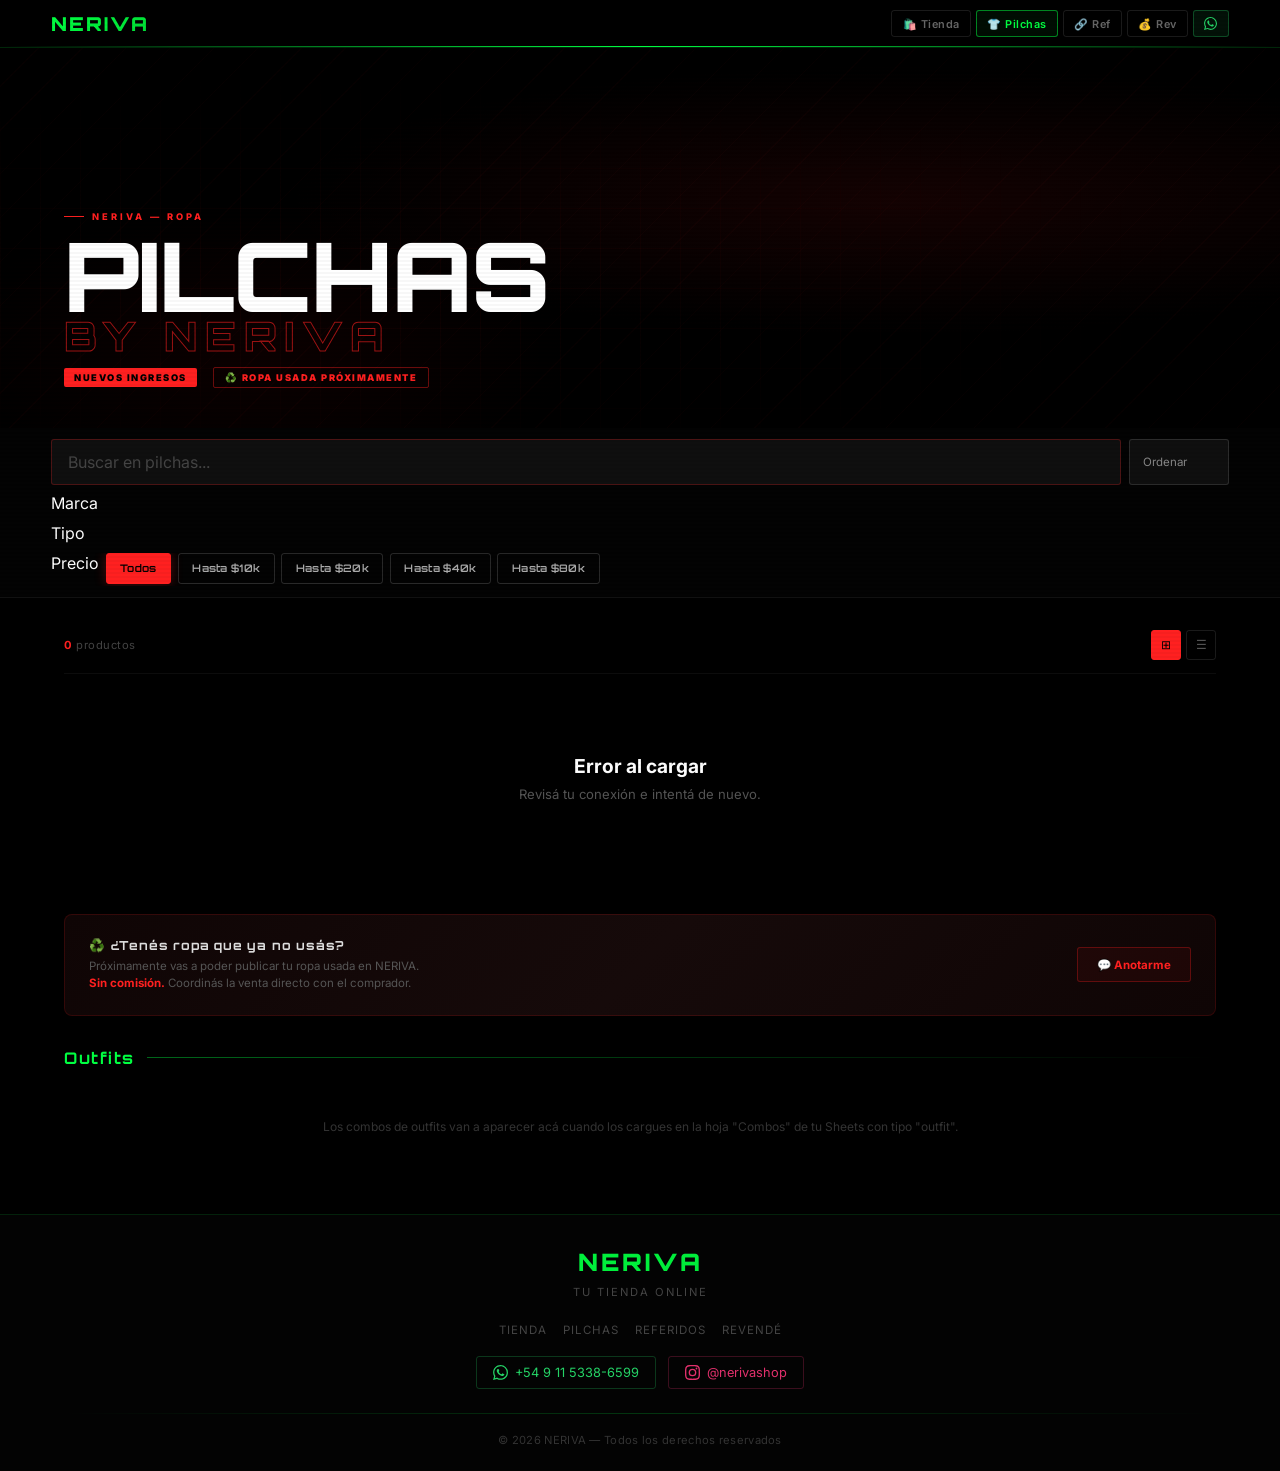
<file: pilchas_index.html>
<!DOCTYPE html>
<html lang="es">
<head>
    <meta charset="UTF-8">
    <meta name="viewport" content="width=device-width, initial-scale=1.0, maximum-scale=1.0, user-scalable=no">
    <title>NERIVA Pilchas — Ropa</title>
    <link rel="icon" type="image/png" href="https://i.postimg.cc/gjz4jfm1/Neriva-Logo.png">
    <link rel="apple-touch-icon" href="https://i.postimg.cc/gjz4jfm1/Neriva-Logo.png">
    <link rel="stylesheet" href="shared.css">
    <style>
        /* ── VARIABLES PILCHAS ── */
        :root {
            --p-accent: #ff2020;
            --p-accent2: #cc0000;
            --p-used: #ff9f1c;
            --p-sale: #ff3b3b;
        }

        /* ── HERO PILCHAS ── */
        .pilchas-hero {
            padding: 0;
            position: relative;
            overflow: hidden;
            height: clamp(220px, 40vw, 380px);
            display: flex;
            align-items: flex-end;
            background: #000;
        }
        .pilchas-hero-bg {
            position: absolute;
            inset: 0;
            background:
                radial-gradient(ellipse 80% 60% at 70% 40%, rgba(255,32,32,0.08) 0%, transparent 60%),
                radial-gradient(ellipse 50% 80% at 20% 80%, rgba(220,0,0,0.05) 0%, transparent 50%),
                repeating-linear-gradient(
                    -45deg,
                    transparent 0px,
                    transparent 30px,
                    rgba(255,32,32,0.025) 30px,
                    rgba(255,32,32,0.025) 31px
                );
        }
        .pilchas-hero-grid {
            position: absolute;
            inset: 0;
            background-image:
                linear-gradient(rgba(255,32,32,0.04) 1px, transparent 1px),
                linear-gradient(90deg, rgba(255,32,32,0.04) 1px, transparent 1px);
            background-size: 40px 40px;
            mask-image: radial-gradient(ellipse at 30% 60%, black 10%, transparent 65%);
            -webkit-mask-image: radial-gradient(ellipse at 30% 60%, black 10%, transparent 65%);
        }
        .pilchas-hero-content {
            position: relative;
            z-index: 2;
            padding: 2rem 5% 2.5rem;
            width: 100%;
        }
        .pilchas-hero-eyebrow {
            font-size: 0.58rem;
            font-weight: 800;
            letter-spacing: 3px;
            text-transform: uppercase;
            color: var(--p-accent);
            margin-bottom: 0.6rem;
            display: flex;
            align-items: center;
            gap: 0.5rem;
        }
        .pilchas-hero-eyebrow::before {
            content: '';
            display: inline-block;
            width: 20px;
            height: 1px;
            background: var(--p-accent);
        }
        .pilchas-hero h1 {
            font-family: 'Orbitron', monospace;
            font-size: clamp(2.5rem, 10vw, 6rem);
            font-weight: 900;
            line-height: 0.9;
            letter-spacing: -1px;
            color: #fff;
            text-transform: uppercase;
            margin-bottom: 0.8rem;
        }
        .pilchas-hero h1 span {
            display: block;
            -webkit-text-stroke: 1px rgba(255,32,32,0.6);
            color: transparent;
            font-size: clamp(1.2rem, 4vw, 2.5rem);
            letter-spacing: 8px;
        }
        .pilchas-hero-meta {
            display: flex;
            gap: 1rem;
            align-items: center;
            flex-wrap: wrap;
        }
        .pilchas-hero-badge {
            background: var(--p-accent);
            color: #000;
            font-size: 0.58rem;
            font-weight: 900;
            letter-spacing: 1.5px;
            padding: 0.25rem 0.65rem;
            border-radius: 2px;
            text-transform: uppercase;
        }
        .pilchas-hero-badge.outline {
            background: transparent;
            color: var(--p-accent);
            border: 1px solid rgba(255,32,32,0.4);
        }

        /* ── FILTROS ROPA ── */
        .pilchas-filters {
            background: rgba(4,4,4,0.98);
            border-bottom: 1px solid rgba(255,255,255,0.06);
            position: sticky;
            top: 48px;
            z-index: 999;
            backdrop-filter: blur(20px);
            -webkit-backdrop-filter: blur(20px);
            padding: 0.7rem 4%;
            display: flex;
            flex-direction: column;
            gap: 0.5rem;
        }
        .pf-top {
            display: flex;
            gap: 0.5rem;
        }
        .pf-search {
            flex: 1;
            background: rgba(255,255,255,0.05);
            border: 1px solid rgba(255,32,32,0.25);
            border-radius: 3px;
            padding: 0.75rem 1rem;
            color: #fff;
            font-size: 16px;
            font-family: 'Inter', sans-serif;
            transition: all 0.3s;
        }
        .pf-search::placeholder { color: #444; }
        .pf-search:focus { outline: none; border-color: var(--p-accent); background: rgba(255,32,32,0.04); }
        .pf-sort {
            background: rgba(255,255,255,0.05);
            border: 1px solid rgba(255,255,255,0.12);
            border-radius: 3px;
            padding: 0.6rem 0.8rem;
            color: #888;
            font-size: 0.72rem;
            font-family: 'Inter', sans-serif;
            cursor: pointer;
            appearance: none;
            -webkit-appearance: none;
            min-width: 100px;
        }
        .pf-sort:focus { outline: none; border-color: rgba(255,32,32,0.3); }

        /* Una sola fila de chips scrolleable */
        .pf-chips-row {
            display: flex;
            gap: 0.4rem;
            overflow-x: auto;
            -webkit-overflow-scrolling: touch;
            scrollbar-width: none;
            padding-bottom: 2px;
        }
        .pf-chips-row::-webkit-scrollbar { display: none; }

        .pf-chip {
            flex-shrink: 0;
            background: transparent;
            border: 1px solid rgba(255,255,255,0.15);
            color: #aaa;
            padding: 0.45rem 0.85rem;
            border-radius: 3px;
            cursor: pointer;
            font-size: 0.75rem;
            font-weight: 600;
            letter-spacing: 0.3px;
            white-space: nowrap;
            transition: all 0.2s;
        }
        .pf-chip:active { transform: scale(0.96); }
        .pf-chip.active {
            background: var(--p-accent);
            color: #000;
            border-color: var(--p-accent);
            box-shadow: 0 0 12px rgba(255,32,32,0.3);
        }
        .pf-chip.precio { font-family: 'Orbitron', monospace; font-size: 0.65rem; }
        .pf-separator {
            flex-shrink: 0;
            width: 1px;
            background: rgba(255,255,255,0.08);
            margin: 0 0.2rem;
        }

        /* ── GRID ROPA ── */
        .pilchas-section {
            padding: 1.5rem 4% 3rem;
        }
        .pilchas-inner { max-width: 1400px; margin: 0 auto; }

        /* Results bar */
        .pilchas-results-bar {
            display: flex;
            align-items: center;
            justify-content: space-between;
            margin-bottom: 1rem;
            padding-bottom: 0.8rem;
            border-bottom: 1px solid rgba(255,255,255,0.05);
        }
        .pilchas-results-count {
            font-size: 0.7rem;
            color: #444;
            letter-spacing: 0.5px;
        }
        .pilchas-results-count span { color: var(--p-accent); font-weight: 700; }
        .pilchas-view-toggle { display: flex; gap: 0.3rem; }
        .view-btn {
            background: transparent;
            border: 1px solid rgba(255,255,255,0.1);
            color: #555;
            width: 30px;
            height: 30px;
            border-radius: 3px;
            cursor: pointer;
            font-size: 0.75rem;
            display: flex;
            align-items: center;
            justify-content: center;
            transition: all 0.2s;
        }
        .view-btn.active { background: var(--p-accent); color: #000; border-color: var(--p-accent); }

        /* Grid principal */
        .ropa-grid {
            display: grid;
            grid-template-columns: repeat(2, 1fr);
            gap: 0.6rem;
        }
        @media (min-width: 500px) { .ropa-grid { grid-template-columns: repeat(3, 1fr); gap: 0.8rem; } }
        @media (min-width: 768px) { .ropa-grid { grid-template-columns: repeat(4, 1fr); gap: 1.2rem; } }
        @media (min-width: 1100px) { .ropa-grid { grid-template-columns: repeat(5, 1fr); gap: 1.4rem; } }

        /* Vista lista */
        .ropa-grid.list-view {
            grid-template-columns: 1fr !important;
            gap: 0.5rem;
        }

        /* ── CARD ROPA ── */
        .ropa-card {
            background: #0a0a0a;
            border-radius: 6px;
            overflow: hidden;
            cursor: pointer;
            border: 1px solid rgba(255,255,255,0.06);
            transition: border-color 0.25s, box-shadow 0.25s;
            position: relative;
            -webkit-user-select: none;
            user-select: none;
        }
        .ropa-card:active { transform: scale(0.98); }
        @media (hover: hover) {
            .ropa-card:hover {
                border-color: rgba(255,32,32,0.5);
                box-shadow: 0 0 0 1px rgba(255,32,32,0.2), 0 8px 30px rgba(255,32,32,0.08);
            }
            .ropa-card:hover .ropa-img img { transform: scale(1.08); }
            .ropa-card:hover .ropa-quick-actions { opacity: 1; transform: translateY(0); }
        }

        .ropa-img {
            width: 100%;
            aspect-ratio: 3/4;
            background: #050505;
            overflow: hidden;
            position: relative;
        }
        .ropa-img img {
            width: 100%;
            height: 100%;
            object-fit: cover;
            display: block;
            transition: transform 0.5s ease;
        }
        .ropa-img-empty {
            width: 100%;
            height: 100%;
            display: flex;
            align-items: center;
            justify-content: center;
            font-size: 3rem;
            background: #080808;
            color: #1a1a1a;
        }

        /* Badges sobre imagen */
        .ropa-badges {
            position: absolute;
            top: 8px;
            left: 8px;
            display: flex;
            flex-direction: column;
            gap: 4px;
            z-index: 3;
        }
        .ropa-badge {
            font-size: 0.52rem;
            font-weight: 900;
            letter-spacing: 0.8px;
            padding: 0.18rem 0.45rem;
            border-radius: 2px;
            text-transform: uppercase;
            display: inline-flex;
            align-items: center;
            gap: 0.2rem;
            width: fit-content;
        }
        .rb-new { background: var(--p-accent); color: #000; }
        .rb-sale { background: var(--p-sale); color: #fff; animation: pulse-rb 1.8s ease-in-out infinite; }
        .rb-used { background: var(--p-used); color: #000; }
        @keyframes pulse-rb { 0%,100%{opacity:1;}50%{opacity:0.7;} }

        .ropa-badge-fotos {
            position: absolute;
            bottom: 8px;
            right: 8px;
            background: rgba(0,0,0,0.65);
            border: 1px solid rgba(255,32,32,0.3);
            color: var(--p-accent);
            font-size: 0.52rem;
            font-weight: 700;
            padding: 0.15rem 0.4rem;
            border-radius: 2px;
            z-index: 3;
            backdrop-filter: blur(4px);
        }

        /* Quick actions al hover */
        .ropa-quick-actions {
            position: absolute;
            bottom: 0;
            left: 0;
            right: 0;
            background: linear-gradient(transparent, rgba(0,0,0,0.9) 40%);
            padding: 1.5rem 0.6rem 0.6rem;
            z-index: 4;
            opacity: 0;
            transform: translateY(10px);
            transition: opacity 0.25s, transform 0.25s;
        }
        .ropa-quick-btn {
            width: 100%;
            background: var(--p-accent);
            border: none;
            color: #000;
            padding: 0.5rem;
            border-radius: 3px;
            font-size: 0.65rem;
            font-weight: 800;
            letter-spacing: 0.5px;
            cursor: pointer;
        }

        /* Info card */
        .ropa-info {
            padding: 0.6rem 0.65rem 0.7rem;
        }

        .ropa-brand {
            font-size: 0.5rem;
            font-weight: 800;
            letter-spacing: 1.5px;
            text-transform: uppercase;
            color: var(--p-accent);
            margin-bottom: 0.15rem;
        }
        .ropa-tipo {
            font-size: 0.48rem;
            color: #444;
            letter-spacing: 1px;
            text-transform: uppercase;
            margin-bottom: 0.15rem;
        }
        .ropa-nombre {
            font-size: 0.7rem;
            font-weight: 600;
            color: #ddd;
            line-height: 1.25;
            margin-bottom: 0.4rem;
            display: -webkit-box;
            -webkit-line-clamp: 2;
            -webkit-box-orient: vertical;
            overflow: hidden;
        }
        .ropa-precio-row {
            display: flex;
            align-items: baseline;
            gap: 0.3rem;
            flex-wrap: wrap;
        }
        .ropa-precio {
            font-family: 'Orbitron', monospace;
            font-size: 0.82rem;
            font-weight: 900;
            color: var(--p-accent);
        }
        .ropa-precio-orig {
            font-size: 0.58rem;
            color: #444;
            text-decoration: line-through;
        }
        .ropa-desc-pct {
            font-size: 0.52rem;
            color: var(--p-sale);
            font-weight: 700;
        }

        /* Vista lista */
        .list-view .ropa-card {
            display: flex;
            flex-direction: row;
        }
        .list-view .ropa-img {
            width: 90px;
            aspect-ratio: 1/1;
            flex-shrink: 0;
        }
        .list-view .ropa-info {
            flex: 1;
            display: flex;
            flex-direction: column;
            justify-content: center;
            padding: 0.8rem 1rem;
        }
        .list-view .ropa-nombre { font-size: 0.85rem; -webkit-line-clamp: 1; }
        .list-view .ropa-quick-actions { display: none; }

        /* ── COMBOS OUTFITS ── */
        .outfits-section {
            padding: 0 4% 3rem;
        }
        .outfits-inner { max-width: 1400px; margin: 0 auto; }

        .outfits-grid {
            display: grid;
            grid-template-columns: 1fr;
            gap: 1rem;
            margin-top: 1rem;
        }
        @media (min-width: 600px) { .outfits-grid { grid-template-columns: 1fr 1fr; gap: 1.2rem; } }
        @media (min-width: 1000px) { .outfits-grid { grid-template-columns: repeat(3, 1fr); } }

        .outfit-card {
            background: linear-gradient(145deg, #0d0d0d, #080808);
            border: 1px solid rgba(255,32,32,0.15);
            border-radius: 8px;
            overflow: hidden;
            cursor: pointer;
            position: relative;
            transition: all 0.25s;
        }
        @media (hover: hover) {
            .outfit-card:hover {
                border-color: rgba(255,32,32,0.5);
                box-shadow: 0 0 25px rgba(255,32,32,0.12);
                transform: translateY(-2px);
            }
        }
        .outfit-card:active { transform: scale(0.99); }
        .outfit-card::before {
            content: 'OUTFIT';
            position: absolute;
            top: 12px;
            left: 12px;
            font-family: 'Orbitron', monospace;
            font-size: 0.5rem;
            font-weight: 900;
            letter-spacing: 2px;
            color: var(--p-accent);
            background: rgba(0,0,0,0.7);
            border: 1px solid rgba(255,32,32,0.3);
            padding: 0.2rem 0.5rem;
            border-radius: 2px;
            z-index: 3;
        }
        .outfit-imagen {
            width: 100%;
            aspect-ratio: 16/9;
            background: #050505;
            overflow: hidden;
        }
        .outfit-imagen img {
            width: 100%;
            height: 100%;
            object-fit: cover;
            display: block;
            transition: transform 0.5s;
        }
        .outfit-card:hover .outfit-imagen img { transform: scale(1.04); }
        .outfit-info {
            padding: 1rem;
        }
        .outfit-nombre {
            font-family: 'Orbitron', monospace;
            font-size: 0.85rem;
            font-weight: 700;
            color: #eee;
            margin-bottom: 0.4rem;
            letter-spacing: 0.5px;
        }
        .outfit-items {
            display: flex;
            flex-wrap: wrap;
            gap: 0.3rem;
            margin-bottom: 0.7rem;
        }
        .outfit-item-chip {
            background: rgba(255,32,32,0.05);
            border: 1px solid rgba(255,32,32,0.15);
            color: #888;
            font-size: 0.6rem;
            padding: 0.18rem 0.5rem;
            border-radius: 2px;
        }
        .outfit-precio-row {
            display: flex;
            align-items: center;
            justify-content: space-between;
            flex-wrap: wrap;
            gap: 0.5rem;
        }
        .outfit-precio {
            font-family: 'Orbitron', monospace;
            font-size: 1.1rem;
            font-weight: 900;
            color: var(--p-accent);
        }
        .outfit-wa-btn {
            background: rgba(255,32,32,0.08);
            border: 1px solid rgba(255,32,32,0.3);
            color: var(--p-accent);
            padding: 0.4rem 0.8rem;
            border-radius: 3px;
            font-size: 0.68rem;
            font-weight: 700;
            cursor: pointer;
            transition: all 0.2s;
            text-decoration: none;
            display: inline-flex;
            align-items: center;
            gap: 0.3rem;
        }
        .outfit-wa-btn:active { background: rgba(255,32,32,0.15); }

        /* ── MODAL ROPA ── */
        .modal-ropa {
            display: none;
            position: fixed;
            inset: 0;
            background: rgba(0,0,0,0.88);
            z-index: 2000;
            backdrop-filter: blur(10px);
            -webkit-backdrop-filter: blur(10px);
        }
        .modal-ropa.active { display: flex; align-items: flex-end; justify-content: center; }
        @media (min-width: 769px) { .modal-ropa.active { align-items: center; padding: 2rem; } }

        .mr-content {
            background: linear-gradient(145deg, #0f0f0f, #080808);
            border: 1px solid rgba(255,32,32,0.2);
            width: 100%;
            max-width: 1000px;
            border-radius: 12px 12px 0 0;
            max-height: 92vh;
            overflow-y: auto;
            -webkit-overflow-scrolling: touch;
            animation: sheetUp 0.35s cubic-bezier(0.4,0,0.2,1);
            position: relative;
        }
        @media (min-width: 769px) {
            .mr-content { border-radius: 8px; max-height: 88vh; animation: modalIn 0.3s cubic-bezier(0.4,0,0.2,1); }
        }
        @keyframes sheetUp { from { opacity:0; transform:translateY(40px); } to { opacity:1; transform:translateY(0); } }
        @keyframes modalIn { from { opacity:0; transform:scale(0.97) translateY(15px); } to { opacity:1; transform:scale(1) translateY(0); } }

        .mr-drag { width:40px; height:4px; background:rgba(255,255,255,0.12); border-radius:2px; margin:0.8rem auto 0; }
        @media (min-width: 769px) { .mr-drag { display: none; } }

        .mr-close {
            position: absolute; top: 0.8rem; right: 0.8rem;
            background: rgba(255,255,255,0.06); border: 1px solid rgba(255,255,255,0.15);
            color: #fff; width: 36px; height: 36px; border-radius: 50%;
            cursor: pointer; font-size: 1.1rem; z-index: 10;
            display: flex; align-items: center; justify-content: center; transition: all 0.2s;
        }
        .mr-close:active { background: #c0392b; }

        .mr-body {
            padding: 1rem 1.2rem 2rem;
            display: grid;
            grid-template-columns: 1fr;
            gap: 1.2rem;
        }
        @media (min-width: 769px) { .mr-body { padding: 2.5rem; grid-template-columns: 1fr 1fr; gap: 2.5rem; } }

        .mr-gallery {
            width: 100%;
            aspect-ratio: 3/4;
            background: #050505;
            border-radius: 6px;
            overflow: hidden;
            border: 1px solid rgba(255,255,255,0.07);
            position: relative;
        }
        @media (min-width: 769px) { .mr-gallery { aspect-ratio: unset; height: 500px; } }

        .mr-carousel-track {
            display: flex;
            width: 100%;
            height: 100%;
            transition: transform 0.45s cubic-bezier(0.4,0,0.2,1);
            will-change: transform;
        }
        .mr-carousel-slide {
            flex: 0 0 100%;
            width: 100%;
            height: 100%;
        }
        .mr-carousel-slide img {
            width: 100%;
            height: 100%;
            object-fit: cover;
            display: block;
        }

        .mr-carousel-btn {
            position: absolute; top: 50%; transform: translateY(-50%); z-index: 5;
            background: rgba(0,0,0,0.65); border: 1px solid rgba(255,32,32,0.3);
            color: var(--p-accent); width: 36px; height: 36px; border-radius: 50%;
            cursor: pointer; display: flex; align-items: center; justify-content: center;
            font-size: 0.9rem; transition: all 0.2s; backdrop-filter: blur(6px);
        }
        .mr-carousel-btn:active { background: rgba(255,32,32,0.2); transform: translateY(-50%) scale(0.93); }
        .mr-cb-prev { left: 10px; }
        .mr-cb-next { right: 10px; }

        .mr-carousel-dots {
            position: absolute; bottom: 10px; left: 50%; transform: translateX(-50%);
            display: flex; gap: 6px; z-index: 5;
        }
        .mr-dot {
            width: 6px; height: 6px; border-radius: 50%;
            background: rgba(255,255,255,0.2); border: 1px solid rgba(255,32,32,0.3);
            cursor: pointer; transition: all 0.25s;
        }
        .mr-dot.active { background: var(--p-accent); border-color: var(--p-accent); transform: scale(1.35); }

        .mr-counter {
            position: absolute; top: 10px; right: 10px;
            background: rgba(0,0,0,0.65); border: 1px solid rgba(255,32,32,0.25);
            color: rgba(255,32,32,0.9); font-size: 0.58rem; font-weight: 700;
            font-family: 'Orbitron', monospace; padding: 0.2rem 0.5rem; border-radius: 2px; z-index: 6;
        }

        .mr-badges {
            position: absolute; top: 10px; left: 10px;
            display: flex; flex-direction: column; gap: 4px; z-index: 6;
        }

        /* Info modal */
        .mr-brand-tipo { display: flex; align-items: center; gap: 0.5rem; margin-bottom: 0.4rem; }
        .mr-brand { font-size: 0.65rem; font-weight: 800; letter-spacing: 2px; text-transform: uppercase; color: var(--p-accent); }
        .mr-tipo { font-size: 0.6rem; color: #444; letter-spacing: 1px; text-transform: uppercase; }
        .mr-sep { color: #333; }

        .mr-nombre {
            font-family: 'Orbitron', monospace;
            font-size: clamp(1rem, 5vw, 1.6rem);
            font-weight: 700;
            color: #fff;
            line-height: 1.2;
            margin-bottom: 0.8rem;
            padding-right: 2.5rem;
        }
        .mr-precio-wrapper {
            display: flex;
            align-items: baseline;
            gap: 0.6rem;
            flex-wrap: wrap;
            margin-bottom: 1rem;
        }
        .mr-precio { font-family: 'Orbitron', monospace; font-size: clamp(1.6rem, 7vw, 2.5rem); font-weight: 900; color: var(--p-accent); text-shadow: 0 0 20px rgba(255,32,32,0.2); }
        .mr-precio-orig { font-size: 1rem; color: #444; text-decoration: line-through; }
        .mr-desc-badge { background: var(--p-sale); color: #fff; font-size: 0.68rem; font-weight: 800; padding: 0.18rem 0.5rem; border-radius: 2px; }

        .mr-desc-wrapper { margin-bottom: 1rem; }
        .mr-desc { color: #888; line-height: 1.8; font-size: 0.82rem; overflow: hidden; transition: max-height 0.4s; max-height: 4.5em; }
        .mr-desc.open { max-height: 500px; }
        .mr-desc-toggle { background: none; border: none; color: var(--p-accent); font-size: 0.72rem; font-weight: 700; cursor: pointer; padding: 0.3rem 0; display: none; align-items: center; gap: 0.3rem; transition: opacity 0.2s; margin-top: 0.3rem; }
        .mr-desc-toggle .arr { display: inline-block; transition: transform 0.3s; }
        .mr-desc-toggle.open .arr { transform: rotate(180deg); }

        .mr-features {
            background: rgba(255,32,32,0.03);
            border: 1px solid rgba(255,32,32,0.12);
            border-radius: 5px;
            padding: 0.8rem 1rem;
            margin-bottom: 1rem;
        }
        .mr-features h4 { color: var(--p-accent); font-size: 0.65rem; text-transform: uppercase; letter-spacing: 1.2px; margin-bottom: 0.3rem; }
        .mr-features p { color: #666; font-size: 0.75rem; }

        .mr-btn-wa {
            background: var(--p-accent);
            color: #000;
            padding: 1rem 1.5rem;
            border-radius: 4px;
            text-decoration: none;
            display: block;
            font-weight: 800;
            font-size: 0.88rem;
            letter-spacing: 0.8px;
            text-align: center;
            transition: all 0.25s;
            box-shadow: 0 0 20px rgba(255,32,32,0.25);
            border: none;
            cursor: pointer;
            margin-bottom: 0.6rem;
        }
        .mr-btn-wa:active { transform: scale(0.98); opacity: 0.9; }

        .mr-btn-copy {
            display: flex; align-items: center; justify-content: center; gap: 0.5rem;
            width: 100%; padding: 0.7rem;
            background: transparent; border: 1px solid rgba(255,32,32,0.3);
            border-radius: 4px; color: var(--p-accent);
            font-size: 0.78rem; font-weight: 600;
            cursor: pointer; transition: all 0.2s; font-family: 'Inter', sans-serif;
        }
        .mr-btn-copy:active { background: rgba(255,32,32,0.06); }
        .mr-btn-copy.copiado { background: rgba(255,32,32,0.08); }

        /* ── EMPTY / LOADING ── */
        .pilchas-empty {
            grid-column: 1 / -1;
            text-align: center;
            padding: 4rem 2rem;
            color: #333;
        }
        .pilchas-empty h3 { font-size: 1.2rem; color: #fff; margin-bottom: 0.5rem; }
        .pilchas-empty p { font-size: 0.82rem; color: #555; }

        /* ── BANNER SUSTENTABLE ── */
        .sustentable-banner {
            margin: 0 4% 2rem;
            background: linear-gradient(135deg, #0f0505 0%, #160a0a 50%, #0f0505 100%);
            border: 1px solid rgba(255,32,32,0.15);
            border-radius: 8px;
            padding: 1.4rem 1.5rem;
            display: flex;
            align-items: center;
            justify-content: space-between;
            gap: 1rem;
            flex-wrap: wrap;
        }
        .sb-left h4 {
            font-family: 'Orbitron', monospace;
            font-size: 0.78rem;
            font-weight: 700;
            color: #ddd;
            letter-spacing: 0.8px;
            margin-bottom: 0.3rem;
        }
        .sb-left p { font-size: 0.72rem; color: #555; line-height: 1.5; }
        .sb-left p strong { color: var(--p-accent); }
        .sb-btn {
            background: rgba(255,32,32,0.06);
            border: 1px solid rgba(255,32,32,0.3);
            color: var(--p-accent);
            padding: 0.6rem 1.2rem;
            border-radius: 3px;
            font-size: 0.72rem;
            font-weight: 700;
            text-decoration: none;
            white-space: nowrap;
            transition: all 0.2s;
        }
        .sb-btn:active { background: rgba(255,32,32,0.12); }

        @media (min-width: 768px) {
            .pilchas-section { padding: 2rem 5% 3rem; }
            .outfits-section { padding: 0 5% 3rem; }
            .sustentable-banner { margin: 0 5% 2rem; }
            .ropa-info { padding: 0.8rem 0.9rem; }
            .ropa-brand { font-size: 0.58rem; }
            .ropa-tipo { font-size: 0.54rem; }
            .ropa-nombre { font-size: 0.82rem; }
            .ropa-precio { font-size: 0.95rem; }
        }
    </style>
</head>
<body>

<header>
    <a href="/" class="header-logo">NERIVA</a>
    <nav class="header-nav">
        <a href="/" class="header-nav-link">🛍️ Tienda</a>
        <a href="/pilchas" class="header-nav-link active">👕 Pilchas</a>
        <a href="/referidos" class="header-nav-link">🔗 Ref</a>
        <a href="/revendedores" class="header-nav-link">💰 Rev</a>
        <a href="https://wa.me/5491128330853" target="_blank" class="header-nav-link wa">
            <svg width="13" height="13" viewBox="0 0 24 24" fill="currentColor"><path d="M17.472 14.382c-.297-.149-1.758-.867-2.03-.967-.273-.099-.471-.148-.67.15-.197.297-.767.966-.94 1.164-.173.199-.347.223-.644.075-.297-.15-1.255-.463-2.39-1.475-.883-.788-1.48-1.761-1.653-2.059-.173-.297-.018-.458.13-.606.134-.133.298-.347.446-.52.149-.174.198-.298.298-.497.099-.198.05-.371-.025-.52-.075-.149-.669-1.612-.916-2.207-.242-.579-.487-.5-.669-.51-.173-.008-.371-.01-.57-.01-.198 0-.52.074-.792.372-.272.297-1.04 1.016-1.04 2.479 0 1.462 1.065 2.875 1.213 3.074.149.198 2.096 3.2 5.077 4.487.709.306 1.262.489 1.694.625.712.227 1.36.195 1.871.118.571-.085 1.758-.719 2.006-1.413.248-.694.248-1.289.173-1.413-.074-.124-.272-.198-.57-.347m-5.421 7.403h-.004a9.87 9.87 0 01-5.031-1.378l-.361-.214-3.741.982.998-3.648-.235-.374a9.86 9.86 0 01-1.51-5.26c.001-5.45 4.436-9.884 9.888-9.884 2.64 0 5.122 1.03 6.988 2.898a9.825 9.825 0 012.893 6.994c-.003 5.45-4.437 9.884-9.885 9.884m8.413-18.297A11.815 11.815 0 0012.05 0C5.495 0 .16 5.335.157 11.892c0 2.096.547 4.142 1.588 5.945L.057 24l6.305-1.654a11.882 11.882 0 005.683 1.448h.005c6.554 0 11.89-5.335 11.893-11.893a11.821 11.821 0 00-3.48-8.413z"/></svg>
        </a>
    </nav>
</header>

<!-- HERO -->
<div class="pilchas-hero reveal">
    <div class="pilchas-hero-bg"></div>
    <div class="pilchas-hero-grid"></div>
    <div class="pilchas-hero-content">
        <div class="pilchas-hero-eyebrow">Neriva — Ropa</div>
        <h1>
            PILCHAS
            <span>by neriva</span>
        </h1>
        <div class="pilchas-hero-meta">
            <span class="pilchas-hero-badge">Nuevos ingresos</span>
            <span class="pilchas-hero-badge outline">♻️ Ropa usada próximamente</span>
        </div>
    </div>
</div>

<!-- FILTROS -->
<div class="pilchas-filters">
    <!-- Búsqueda + orden -->
    <div class="pf-top">
        <input type="text" class="pf-search" id="ropaSearch" placeholder="Buscar en pilchas...">
        <select class="pf-sort" id="ropaSort">
            <option value="">Ordenar</option>
            <option value="precio-asc">Precio ↑</option>
            <option value="precio-desc">Precio ↓</option>
            <option value="nombre">A-Z</option>
            <option value="oferta">Ofertas</option>
        </select>
    </div>

    <!-- Filtro por marca -->
    <div class="pf-chips-row" id="marcaRow">
        <span class="pf-label">Marca</span>
        <!-- se llena dinámicamente -->
    </div>

    <!-- Filtro por tipo -->
    <div class="pf-chips-row" id="tipoRow">
        <span class="pf-label">Tipo</span>
        <!-- se llena dinámicamente -->
    </div>

    <!-- Filtro por precio -->
    <div class="pf-chips-row" id="precioRow">
        <span class="pf-label">Precio</span>
        <button class="pf-chip active precio" data-max="999999">Todos</button>
        <button class="pf-chip precio" data-max="10000">Hasta $10k</button>
        <button class="pf-chip precio" data-max="20000">Hasta $20k</button>
        <button class="pf-chip precio" data-max="40000">Hasta $40k</button>
        <button class="pf-chip precio" data-max="80000">Hasta $80k</button>
    </div>
</div>

<!-- CATÁLOGO ROPA -->
<section class="pilchas-section" id="ropa-grid-section">
    <div class="pilchas-inner">
        <div class="pilchas-results-bar">
            <div class="pilchas-results-count" id="ropaCount">
                <span>0</span> productos
            </div>
            <div class="pilchas-view-toggle">
                <button class="view-btn active" id="btnGrid" onclick="setView('grid')" title="Grid">⊞</button>
                <button class="view-btn" id="btnList" onclick="setView('list')" title="Lista">☰</button>
            </div>
        </div>
        <div class="ropa-grid" id="ropaGrid">
            <div class="pilchas-empty"><h3>Cargando...</h3><p>Un momento por favor.</p></div>
        </div>
    </div>
</section>

<!-- BANNER SUSTENTABLE -->
<div class="sustentable-banner reveal">
    <div class="sb-left">
        <h4>♻️ ¿Tenés ropa que ya no usás?</h4>
        <p>Próximamente vas a poder publicar tu ropa usada en NERIVA.<br>
        <strong>Sin comisión.</strong> Coordinás la venta directo con el comprador.</p>
    </div>
    <a href="https://wa.me/5491128330853?text=Hola! Quiero saber más sobre publicar ropa usada en Neriva" target="_blank" class="sb-btn">
        💬 Anotarme
    </a>
</div>

<!-- OUTFITS -->
<section class="outfits-section" id="outfits-section">
    <div class="outfits-inner">
        <h2 class="section-title reveal">Outfits</h2>
        <div class="outfits-grid" id="outfitsGrid">
            <div style="color:#333;font-size:0.75rem;text-align:center;padding:2rem;grid-column:1/-1">
                Los combos de outfits van a aparecer acá cuando los cargues en la hoja "Combos" de tu Sheets con tipo "outfit".
            </div>
        </div>
    </div>
</section>

<!-- FOOTER -->
<footer>
    <div class="footer-content reveal">
        <div class="footer-logo">NERIVA</div>
        <p class="footer-tagline">Tu tienda online</p>
        <div class="footer-nav-links">
            <a href="/" class="footer-nav-link">Tienda</a>
            <a href="/pilchas" class="footer-nav-link">Pilchas</a>
            <a href="/referidos" class="footer-nav-link">Referidos</a>
            <a href="/revendedores" class="footer-nav-link">Revendé</a>
        </div>
        <div class="footer-contact">
            <a href="https://wa.me/5491128330853" target="_blank" class="footer-link" style="color:#25d366;border-color:rgba(37,211,102,0.25)">
                <svg width="15" height="15" viewBox="0 0 24 24" fill="currentColor"><path d="M17.472 14.382c-.297-.149-1.758-.867-2.03-.967-.273-.099-.471-.148-.67.15-.197.297-.767.966-.94 1.164-.173.199-.347.223-.644.075-.297-.15-1.255-.463-2.39-1.475-.883-.788-1.48-1.761-1.653-2.059-.173-.297-.018-.458.13-.606.134-.133.298-.347.446-.52.149-.174.198-.298.298-.497.099-.198.05-.371-.025-.52-.075-.149-.669-1.612-.916-2.207-.242-.579-.487-.5-.669-.51-.173-.008-.371-.01-.57-.01-.198 0-.52.074-.792.372-.272.297-1.04 1.016-1.04 2.479 0 1.462 1.065 2.875 1.213 3.074.149.198 2.096 3.2 5.077 4.487.709.306 1.262.489 1.694.625.712.227 1.36.195 1.871.118.571-.085 1.758-.719 2.006-1.413.248-.694.248-1.289.173-1.413-.074-.124-.272-.198-.57-.347m-5.421 7.403h-.004a9.87 9.87 0 01-5.031-1.378l-.361-.214-3.741.982.998-3.648-.235-.374a9.86 9.86 0 01-1.51-5.26c.001-5.45 4.436-9.884 9.888-9.884 2.64 0 5.122 1.03 6.988 2.898a9.825 9.825 0 012.893 6.994c-.003 5.45-4.437 9.884-9.885 9.884m8.413-18.297A11.815 11.815 0 0012.05 0C5.495 0 .16 5.335.157 11.892c0 2.096.547 4.142 1.588 5.945L.057 24l6.305-1.654a11.882 11.882 0 005.683 1.448h.005c6.554 0 11.89-5.335 11.893-11.893a11.821 11.821 0 00-3.48-8.413z"/></svg>
                +54 9 11 5338-6599
            </a>
            <a href="https://instagram.com/nerivashop" target="_blank" class="footer-link" style="color:#e1306c;border-color:rgba(225,48,108,0.25)">
                <svg width="15" height="15" viewBox="0 0 24 24" fill="currentColor"><path d="M12 2.163c3.204 0 3.584.012 4.85.07 3.252.148 4.771 1.691 4.919 4.919.058 1.265.069 1.645.069 4.849 0 3.205-.012 3.584-.069 4.849-.149 3.225-1.664 4.771-4.919 4.919-1.266.058-1.644.07-4.85.07-3.204 0-3.584-.012-4.849-.07-3.26-.149-4.771-1.699-4.919-4.92-.058-1.265-.07-1.644-.07-4.849 0-3.204.013-3.583.07-4.849.149-3.227 1.664-4.771 4.919-4.919 1.266-.057 1.645-.069 4.849-.069zM12 0C8.741 0 8.333.014 7.053.072 2.695.272.273 2.69.073 7.052.014 8.333 0 8.741 0 12c0 3.259.014 3.668.072 4.948.2 4.358 2.618 6.78 6.98 6.98C8.333 23.986 8.741 24 12 24c3.259 0 3.668-.014 4.948-.072 4.354-.2 6.782-2.618 6.979-6.98.059-1.28.073-1.689.073-4.948 0-3.259-.014-3.667-.072-4.947-.196-4.354-2.617-6.78-6.979-6.98C15.668.014 15.259 0 12 0zm0 5.838a6.162 6.162 0 100 12.324 6.162 6.162 0 000-12.324zM12 16a4 4 0 110-8 4 4 0 010 8zm6.406-11.845a1.44 1.44 0 100 2.881 1.44 1.44 0 000-2.881z"/></svg>
                @nerivashop
            </a>
        </div>
        <div class="footer-divider"></div>
        <p class="footer-bottom">© 2026 NERIVA — Todos los derechos reservados</p>
    </div>
</footer>

<!-- MODAL ROPA -->
<div class="modal-ropa" id="ropaModal">
    <div class="mr-content">
        <div class="mr-drag"></div>
        <button class="mr-close" onclick="cerrarModal()">✕</button>
        <div class="mr-body">
            <div class="mr-gallery" id="mrGallery"></div>
            <div class="mr-info">
                <div class="mr-brand-tipo">
                    <span class="mr-brand" id="mrBrand"></span>
                    <span class="mr-sep">·</span>
                    <span class="mr-tipo" id="mrTipo"></span>
                </div>
                <h2 class="mr-nombre" id="mrNombre"></h2>
                <div class="mr-precio-wrapper">
                    <div class="mr-precio" id="mrPrecio"></div>
                    <div class="mr-precio-orig" id="mrPrecioOrig" style="display:none"></div>
                    <div class="mr-desc-badge" id="mrDescBadge" style="display:none"></div>
                </div>
                <div class="mr-desc-wrapper">
                    <p class="mr-desc" id="mrDesc"></p>
                    <button class="mr-desc-toggle" id="mrDescToggle" onclick="toggleMrDesc()">
                        <span class="arr">▼</span>
                        <span class="lbl">Ver descripción</span>
                    </button>
                </div>
                <div class="mr-features">
                    <h4>💎 Ropa Premium</h4>
                    <p>Consultá talle y disponibilidad por WhatsApp antes de comprar.</p>
                </div>
                <a href="#" class="mr-btn-wa" id="mrBtnWa" target="_blank">💬 Consultar por WhatsApp</a>
                <button class="mr-btn-copy" id="mrBtnCopy" onclick="copiarLinkRopa()">
                    <span id="mrCopyIcon">🔗</span>
                    <span id="mrCopyTxt">Copiar link</span>
                </button>
            </div>
        </div>
    </div>
</div>

<script>
// ── CONFIG ──
const SHEET_URL = 'https://docs.google.com/spreadsheets/d/11cgwoDZwEC4KqjD-5dOHucJ2wsWvMK2QmDAYQDmXvyQ/gviz/tq?tqx=out:json&sheet=Ropa';
const COMBOS_URL = 'https://docs.google.com/spreadsheets/d/11cgwoDZwEC4KqjD-5dOHucJ2wsWvMK2QmDAYQDmXvyQ/gviz/tq?tqx=out:json&sheet=Combos';
const WA_NUMBER = '5491128330853';

// Columnas del Sheets (iguales al index.html)
// 0=Nombre, 1=Categoria, 2=Precio, 3=Descripcion, 4=Imagen, 5=Oferta, 6=Testimonio(captura), 7+=Fotos extra
// Para ropa: en Categoria usamos "Ropa", y en los campos extra podés poner Marca y Tipo
// Si queres usar columnas separadas para marca y tipo, agrégarlas en el Sheets.
// Por ahora: la app detecta "Ropa" en categoria, y parsea "marca" y "tipo" del nombre/desc o campos extra.
// Mapeo flexible: COL 7 = marca, COL 8 = tipo, COL 9 = condicion (nuevo/usado)
const COL = { nombre:0, cat:1, precio:2, desc:3, img:4, oferta:5, captura:6, marca:7, tipo:8, condicion:9, fotosStart:10 };

let allRopa = [], filtrados = [];
let filtroMarca = 'todos', filtroTipo = 'todos', filtroMax = 999999, filtroSearch = '';
let sortMode = '';
let currentView = 'grid';
let carouselIdx = 0, carouselImgs = [];
let productoEnModal = null;

// ── SANITIZE ──
function san(t){ return typeof t!=='string'?'':t.trim().replace(/[<>"'`]/g,'').substring(0,2000); }
function parsePrice(s){ return parseFloat(String(s||'').replace(/[^\d.]/g,''))||0; }
function esUrl(s){ if(typeof s!=='string') return false; const t=s.trim(); return t.startsWith('http://')||t.startsWith('https://'); }

// ── CARGAR SHEETS ──
async function cargar(){
    try {
        const res = await fetch(SHEET_URL, {method:'GET', mode:'cors'});
        const text = await res.text();
        const json = JSON.parse(text.substring(47).slice(0,-2));
        const productos = json.table.rows.map((r,i) => {
            const c = r.c.map(col => col ? String(col.v||'').trim() : '');
            const precio = parsePrice(c[COL.precio]);
            const ofertaRaw = parsePrice(c[COL.oferta]);
            const precioOferta = (ofertaRaw > 0 && ofertaRaw < precio) ? ofertaRaw : null;
            const fotos = [];
            for(let col = COL.fotosStart; col < c.length; col++){
                if(c[col] && esUrl(c[col])) fotos.push(san(c[col]));
            }
            return {
                id: i+1,
                nombre: san(c[COL.nombre]),
                categoria: san(c[COL.cat]),
                precio,
                precioOferta,
                descripcion: san(c[COL.desc]),
                imagen: san(c[COL.img]),
                marca: san(c[COL.marca]) || '',
                tipo: san(c[COL.tipo]) || '',
                condicion: san(c[COL.condicion]).toLowerCase() || 'nuevo',
                fotos,
            };
        }).filter(p => p.nombre && p.precio > 0);

        allRopa = productos;
        generarFiltros(productos);
        aplicarFiltros();
        cargarOutfits();
        abrirDesdeURL();
    } catch(e) {
        document.getElementById('ropaGrid').innerHTML = '<div class="pilchas-empty"><h3>Error al cargar</h3><p>Revisá tu conexión e intentá de nuevo.</p></div>';
    }
}

// ── FILTROS ──
function generarFiltros(productos){
    const marcas = [...new Set(productos.map(p=>p.marca).filter(Boolean))].sort();
    const tipos  = [...new Set(productos.map(p=>p.tipo).filter(Boolean))].sort();

    const mkChip = (container, val, label, grupo) => {
        const btn = document.createElement('button');
        btn.className = 'pf-chip' + (val==='todos'?' active':'');
        btn.dataset.val = val;
        btn.textContent = label;
        btn.addEventListener('click', () => {
            container.querySelectorAll('.pf-chip').forEach(b=>b.classList.remove('active'));
            btn.classList.add('active');
            if(grupo==='marca') filtroMarca = val;
            else if(grupo==='tipo') filtroTipo = val;
            aplicarFiltros();
        });
        container.appendChild(btn);
    };

    const marcaRow = document.getElementById('marcaRow');
    mkChip(marcaRow, 'todos', 'Todas', 'marca');
    marcas.forEach(m => mkChip(marcaRow, m, m, 'marca'));

    const tipoRow = document.getElementById('tipoRow');
    mkChip(tipoRow, 'todos', 'Todos', 'tipo');
    tipos.forEach(t => mkChip(tipoRow, t, t, 'tipo'));

    // precio chips
    document.querySelectorAll('#precioRow .pf-chip.precio').forEach(btn => {
        btn.addEventListener('click', () => {
            document.querySelectorAll('#precioRow .pf-chip').forEach(b=>b.classList.remove('active'));
            btn.classList.add('active');
            filtroMax = parseInt(btn.dataset.max);
            aplicarFiltros();
        });
    });
}

function aplicarFiltros(){
    let lista = [...allRopa];
    if(filtroMarca !== 'todos') lista = lista.filter(p => p.marca === filtroMarca);
    if(filtroTipo  !== 'todos') lista = lista.filter(p => p.tipo === filtroTipo);
    if(filtroMax   < 999999)   lista = lista.filter(p => (p.precioOferta || p.precio) <= filtroMax);
    if(filtroSearch){
        const q = filtroSearch.toLowerCase();
        lista = lista.filter(p =>
            p.nombre.toLowerCase().includes(q) ||
            p.descripcion.toLowerCase().includes(q) ||
            p.marca.toLowerCase().includes(q) ||
            p.tipo.toLowerCase().includes(q)
        );
    }
    // Sort
    if(sortMode === 'precio-asc')  lista.sort((a,b) => (a.precioOferta||a.precio) - (b.precioOferta||b.precio));
    if(sortMode === 'precio-desc') lista.sort((a,b) => (b.precioOferta||b.precio) - (a.precioOferta||a.precio));
    if(sortMode === 'nombre')      lista.sort((a,b) => a.nombre.localeCompare(b.nombre));
    if(sortMode === 'oferta')      lista.sort((a,b) => (b.precioOferta?1:0) - (a.precioOferta?1:0));

    filtrados = lista;
    renderRopa(lista);
    document.getElementById('ropaCount').innerHTML = `<span>${lista.length}</span> producto${lista.length!==1?'s':''}`;
}

// ── RENDER ──
function renderRopa(lista){
    const grid = document.getElementById('ropaGrid');
    grid.innerHTML = '';
    if(!lista.length){
        grid.innerHTML = '<div class="pilchas-empty"><h3>Sin resultados</h3><p>Probá con otra búsqueda o filtro.</p></div>';
        return;
    }
    lista.forEach((p,i) => {
        const card = document.createElement('div');
        card.className = 'ropa-card reveal-card';
        card.style.transitionDelay = `${(i%8)*50}ms`;

        const tieneOferta = p.precioOferta !== null;
        const pct = tieneOferta ? Math.round((1 - p.precioOferta/p.precio)*100) : 0;
        const precioMostrado = tieneOferta ? p.precioOferta : p.precio;
        const totalFotos = (p.imagen?1:0) + p.fotos.length;
        const esUsado = p.condicion === 'usado';

        let badgesHTML = '';
        if(tieneOferta) badgesHTML += `<span class="ropa-badge rb-sale">🔥 -${pct}%</span>`;
        if(esUsado) badgesHTML += `<span class="ropa-badge rb-used">♻️ Usado</span>`;
        else if(!tieneOferta) badgesHTML += `<span class="ropa-badge rb-new">🆕 Nuevo</span>`;

        card.innerHTML = `
            <div class="ropa-img">
                ${p.imagen ? `<img src="${p.imagen}" alt="${san(p.nombre)}" loading="lazy" onerror="this.style.display='none'">` : '<div class="ropa-img-empty">👕</div>'}
                <div class="ropa-badges">${badgesHTML}</div>
                ${totalFotos > 1 ? `<div class="ropa-badge-fotos">📷 ${totalFotos}</div>` : ''}
                <div class="ropa-quick-actions">
                    <button class="ropa-quick-btn">Ver detalles</button>
                </div>
            </div>
            <div class="ropa-info">
                ${p.marca ? `<div class="ropa-brand">${san(p.marca)}</div>` : ''}
                ${p.tipo ? `<div class="ropa-tipo">${san(p.tipo)}</div>` : ''}
                <div class="ropa-nombre">${san(p.nombre)}</div>
                <div class="ropa-precio-row">
                    <div class="ropa-precio">$${precioMostrado.toLocaleString('es-AR')}</div>
                    ${tieneOferta ? `<div class="ropa-precio-orig">$${p.precio.toLocaleString('es-AR')}</div><div class="ropa-desc-pct">-${pct}%</div>` : ''}
                </div>
            </div>`;
        card.addEventListener('click', () => abrirModal(p));
        grid.appendChild(card);
    });
    observeCards();
}

// ── MODAL ──
function abrirModal(p){
    const tieneOferta = p.precioOferta !== null;
    const pct = tieneOferta ? Math.round((1 - p.precioOferta/p.precio)*100) : 0;
    const precioMostrado = tieneOferta ? p.precioOferta : p.precio;

    document.getElementById('mrBrand').textContent = san(p.marca) || 'NERIVA';
    document.getElementById('mrTipo').textContent = san(p.tipo) || san(p.categoria);
    document.getElementById('mrNombre').textContent = san(p.nombre);
    document.getElementById('mrPrecio').textContent = `$${precioMostrado.toLocaleString('es-AR')}`;

    const origEl = document.getElementById('mrPrecioOrig');
    const badgeEl = document.getElementById('mrDescBadge');
    if(tieneOferta){ origEl.textContent=`$${p.precio.toLocaleString('es-AR')}`; origEl.style.display='block'; badgeEl.textContent=`-${pct}% OFF`; badgeEl.style.display='block'; }
    else { origEl.style.display='none'; badgeEl.style.display='none'; }

    const descEl = document.getElementById('mrDesc');
    const toggleEl = document.getElementById('mrDescToggle');
    descEl.textContent = san(p.descripcion) || 'Consultá más detalles por WhatsApp.';
    descEl.classList.remove('open');
    toggleEl.classList.remove('open');
    toggleEl.querySelector('.lbl').textContent = 'Ver descripción';
    toggleEl.style.display = 'none';
    setTimeout(() => { if(descEl.scrollHeight > descEl.clientHeight + 4) toggleEl.style.display='flex'; }, 50);

    // Galería
    carouselImgs = [];
    if(p.imagen) carouselImgs.push(p.imagen);
    p.fotos.forEach(f => carouselImgs.push(f));
    carouselIdx = 0;

    const gallery = document.getElementById('mrGallery');
    if(!carouselImgs.length){
        gallery.innerHTML = '<div class="ropa-img-empty" style="height:100%;display:flex;align-items:center;justify-content:center;font-size:5rem;">👕</div>';
    } else if(carouselImgs.length === 1){
        gallery.innerHTML = `${tieneOferta?`<div class="mr-badges"><span class="ropa-badge rb-sale">🔥 -${pct}%</span></div>`:''}
            <img src="${carouselImgs[0]}" alt="${san(p.nombre)}" onerror="this.style.display='none'" style="width:100%;height:100%;object-fit:cover;display:block;">`;
    } else {
        const slides = carouselImgs.map((src,i)=>`<div class="mr-carousel-slide"><img src="${src}" alt="${san(p.nombre)} ${i+1}" loading="${i===0?'eager':'lazy'}" onerror="this.style.display='none'"></div>`).join('');
        const dots = carouselImgs.map((_,i)=>`<div class="mr-dot ${i===0?'active':''}" onclick="mrGoTo(${i})"></div>`).join('');
        gallery.innerHTML = `
            ${tieneOferta?`<div class="mr-badges"><span class="ropa-badge rb-sale">🔥 -${pct}%</span></div>`:''}
            <div class="mr-counter" id="mrCounter">1/${carouselImgs.length}</div>
            <div class="mr-carousel-track" id="mrTrack">${slides}</div>
            <button class="mr-carousel-btn mr-cb-prev" onclick="mrPrev()">‹</button>
            <button class="mr-carousel-btn mr-cb-next" onclick="mrNext()">›</button>
            <div class="mr-carousel-dots">${dots}</div>`;
        initSwipe(gallery);
    }

    // WA button
    const msg = `Hola! Me interesa ${san(p.nombre)}${p.marca?' ('+san(p.marca)+')':''} - $${precioMostrado.toLocaleString('es-AR')}${tieneOferta?` (oferta, antes $${p.precio.toLocaleString('es-AR')})`:''} `;
    const ref = sessionStorage.getItem('neriva_ref_por');
    document.getElementById('mrBtnWa').href = `https://wa.me/${WA_NUMBER}?text=${encodeURIComponent(ref ? msg + '-- Referido por: '+ref : msg)}`;

    productoEnModal = p;
    document.getElementById('mrCopyTxt').textContent = 'Copiar link';
    document.getElementById('mrCopyIcon').textContent = '🔗';
    document.getElementById('mrBtnCopy').classList.remove('copiado');

    document.getElementById('ropaModal').classList.add('active');
    document.body.style.overflow = 'hidden';

    const params = new URLSearchParams(window.location.search);
    params.set('producto', p.id);
    history.replaceState(null, '', window.location.pathname + '?' + params.toString());
}

function cerrarModal(){
    document.getElementById('ropaModal').classList.remove('active');
    document.body.style.overflow = '';
    productoEnModal = null;
    carouselImgs = []; carouselIdx = 0;
    const params = new URLSearchParams(window.location.search);
    params.delete('producto');
    const newUrl = params.toString() ? window.location.pathname + '?' + params.toString() : window.location.pathname;
    history.replaceState(null, '', newUrl);
}
document.getElementById('ropaModal').addEventListener('click', e => { if(e.target === e.currentTarget) cerrarModal(); });
document.addEventListener('keydown', e => { if(e.key === 'Escape') cerrarModal(); });

function toggleMrDesc(){
    const d = document.getElementById('mrDesc');
    const t = document.getElementById('mrDescToggle');
    const open = d.classList.toggle('open');
    t.classList.toggle('open', open);
    t.querySelector('.lbl').textContent = open ? 'Ocultar' : 'Ver descripción';
}

// Carousel modal
function mrGoTo(idx){
    const track = document.getElementById('mrTrack');
    const dots = document.querySelectorAll('.mr-dot');
    const counter = document.getElementById('mrCounter');
    if(!track) return;
    carouselIdx = idx;
    track.style.transform = `translateX(-${idx*100}%)`;
    dots.forEach((d,i) => d.classList.toggle('active', i===idx));
    if(counter) counter.textContent = `${idx+1}/${carouselImgs.length}`;
}
function mrPrev(){ mrGoTo(carouselIdx===0 ? carouselImgs.length-1 : carouselIdx-1); }
function mrNext(){ mrGoTo(carouselIdx===carouselImgs.length-1 ? 0 : carouselIdx+1); }

function initSwipe(el){
    let sx = 0;
    el.addEventListener('touchstart', e => { sx = e.touches[0].clientX; }, {passive:true});
    el.addEventListener('touchend', e => {
        const diff = sx - e.changedTouches[0].clientX;
        if(Math.abs(diff) > 40) diff > 0 ? mrNext() : mrPrev();
    }, {passive:true});
}

// Copiar link
function copiarLinkRopa(){
    if(!productoEnModal) return;
    const params = new URLSearchParams(window.location.search);
    params.set('producto', productoEnModal.id);
    const link = window.location.origin + window.location.pathname + '?' + params.toString();
    const copy = () => {
        document.getElementById('mrCopyTxt').textContent = '¡Link copiado!';
        document.getElementById('mrCopyIcon').textContent = '✅';
        document.getElementById('mrBtnCopy').classList.add('copiado');
        setTimeout(() => {
            document.getElementById('mrCopyTxt').textContent = 'Copiar link';
            document.getElementById('mrCopyIcon').textContent = '🔗';
            document.getElementById('mrBtnCopy').classList.remove('copiado');
        }, 2500);
    };
    navigator.clipboard.writeText(link).then(copy).catch(() => {
        const el = document.createElement('textarea');
        el.value = link; el.style.position='fixed'; el.style.opacity='0';
        document.body.appendChild(el); el.select(); document.execCommand('copy');
        document.body.removeChild(el); copy();
    });
}

// Abrir desde URL
function abrirDesdeURL(){
    const params = new URLSearchParams(window.location.search);
    const id = parseInt(params.get('producto'));
    if(!id) return;
    const p = allRopa.find(x => x.id === id);
    if(p) abrirModal(p);
}

// ── OUTFITS (desde hoja Combos, tipo "outfit") ──
async function cargarOutfits(){
    try {
        const res = await fetch(COMBOS_URL, {method:'GET', mode:'cors'});
        const text = await res.text();
        const json = JSON.parse(text.substring(47).slice(0,-2));
        const outfits = json.table.rows.map((r,i) => {
            const c = r.c.map(col => col ? String(col.v||'').trim() : '');
            // Combo: 0=Nombre, 1=Desc, 2=Precio, 3=PrecioOrig, 4=Imagen, 5=Tipo, 6+=Items
            if((c[5]||'').toLowerCase() !== 'outfit') return null;
            const precio = parseFloat(String(c[2]||'').replace(/[^\d.]/g,''))||0;
            const items = [];
            for(let col=6; col<c.length; col++){ if(c[col]) items.push(san(c[col])); }
            return { nombre:san(c[0]), desc:san(c[1]), precio, imagen:san(c[4]), items };
        }).filter(Boolean).filter(o => o.nombre && o.precio > 0);

        if(!outfits.length){
            document.getElementById('outfits-section').style.display = 'none';
            return;
        }
        const grid = document.getElementById('outfitsGrid');
        grid.innerHTML = '';
        outfits.forEach(o => {
            const card = document.createElement('div');
            card.className = 'outfit-card reveal-card';
            const msg = `Hola! Me interesa el outfit: ${o.nombre} - $${o.precio.toLocaleString('es-AR')}${o.items.length?'\nIncluye: '+o.items.join(', '):''}`;
            card.innerHTML = `
                <div class="outfit-imagen">
                    ${o.imagen ? `<img src="${o.imagen}" alt="${o.nombre}" loading="lazy" onerror="this.style.display='none'">` : '<div style="height:100%;display:flex;align-items:center;justify-content:center;font-size:3rem;background:#050505;color:#1a1a1a;">👗</div>'}
                </div>
                <div class="outfit-info">
                    <div class="outfit-nombre">${o.nombre}</div>
                    ${o.items.length ? `<div class="outfit-items">${o.items.map(it=>`<span class="outfit-item-chip">${it}</span>`).join('')}</div>` : ''}
                    ${o.desc ? `<div style="font-size:0.72rem;color:#555;margin-bottom:0.7rem;line-height:1.5;">${o.desc}</div>` : ''}
                    <div class="outfit-precio-row">
                        <div class="outfit-precio">$${o.precio.toLocaleString('es-AR')}</div>
                        <a href="https://wa.me/${WA_NUMBER}?text=${encodeURIComponent(msg)}" target="_blank" class="outfit-wa-btn" onclick="event.stopPropagation()">💬 Quiero este</a>
                    </div>
                </div>`;
            grid.appendChild(card);
        });
        observeCards();
    } catch(e) {
        document.getElementById('outfits-section').style.display = 'none';
    }
}

// ── VISTA GRID/LISTA ──
function setView(v){
    currentView = v;
    const grid = document.getElementById('ropaGrid');
    document.getElementById('btnGrid').classList.toggle('active', v==='grid');
    document.getElementById('btnList').classList.toggle('active', v==='list');
    if(v==='list') grid.classList.add('list-view');
    else grid.classList.remove('list-view');
}

// ── SEARCH & SORT ──
document.getElementById('ropaSearch').addEventListener('input', e => {
    filtroSearch = e.target.value.toLowerCase().trim();
    aplicarFiltros();
});
document.getElementById('ropaSort').addEventListener('change', e => {
    sortMode = e.target.value;
    aplicarFiltros();
});

// ── REFERIDOS entrantes ──
(function(){
    const params = new URLSearchParams(window.location.search);
    const ref = params.get('ref');
    if(ref) sessionStorage.setItem('neriva_ref_por', ref.toUpperCase().replace(/[^A-Z0-9]/g,'').substring(0,16));
})();

// ── REVEAL ──
const revealObs = new IntersectionObserver(entries => {
    entries.forEach(e => { if(e.isIntersecting){ e.target.classList.add('visible'); revealObs.unobserve(e.target); } });
}, {threshold: 0.08});
function observeAll(){ document.querySelectorAll('.reveal').forEach(el => revealObs.observe(el)); }
function observeCards(){ document.querySelectorAll('.reveal-card:not(.visible)').forEach(el => revealObs.observe(el)); }

window.scrollTo(0,0);
observeAll();
cargar();
</script>
</body>
</html>
</file>
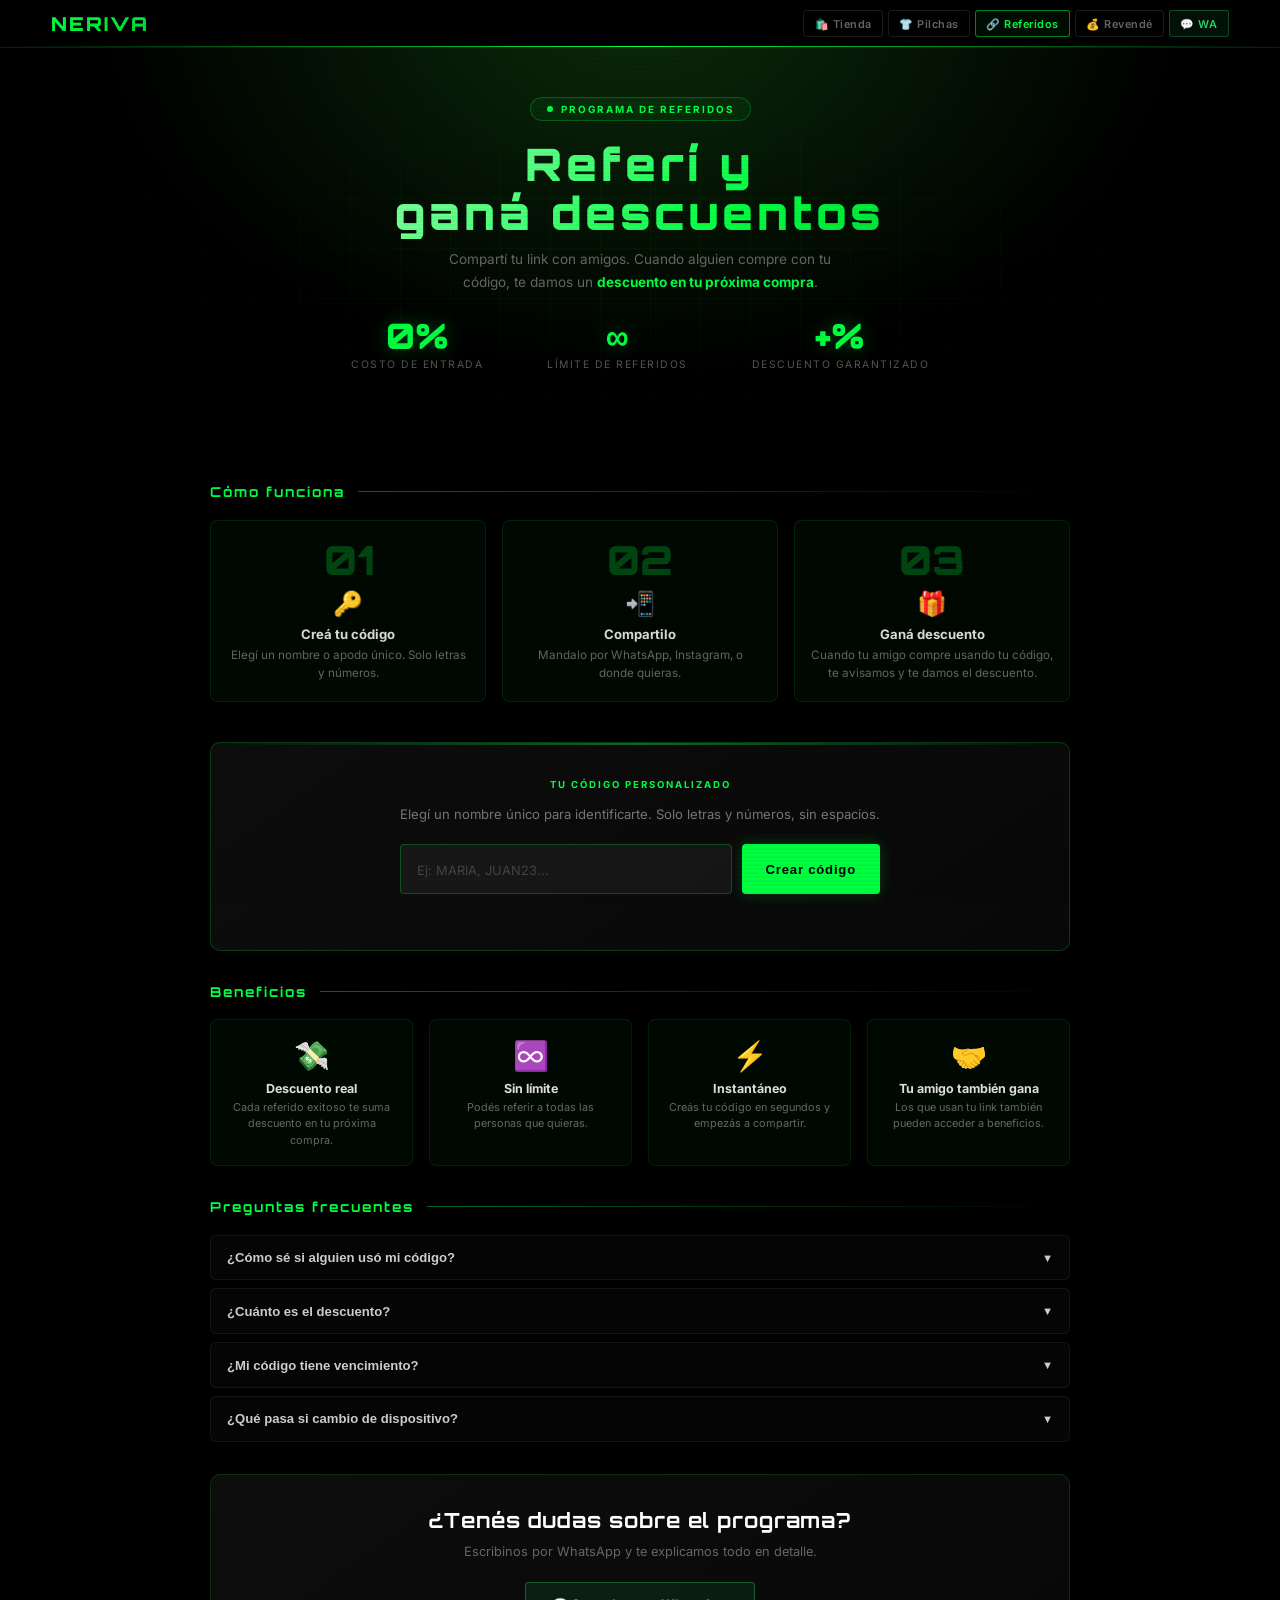
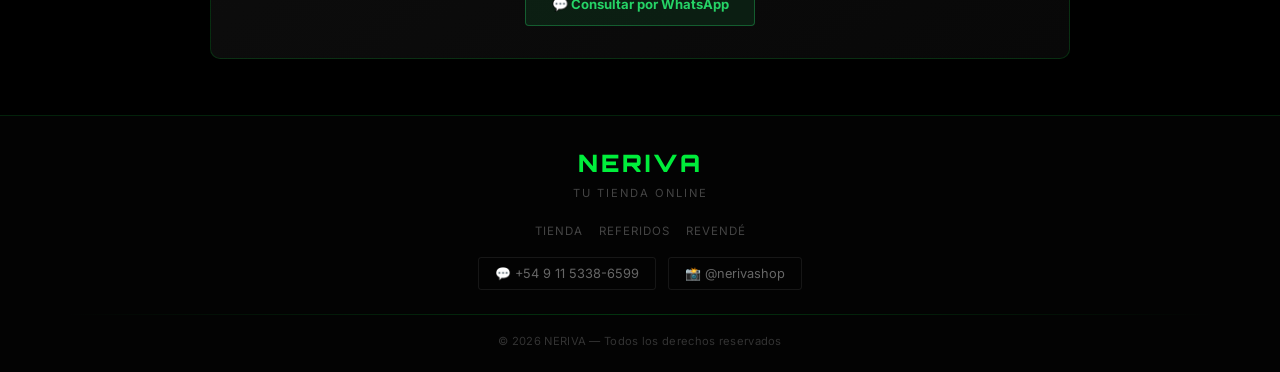
<file: referidos.html>
<!DOCTYPE html>
<html lang="es">
<head>
    <meta charset="UTF-8">
    <meta name="viewport" content="width=device-width, initial-scale=1.0, maximum-scale=1.0, user-scalable=no">
    <title>NERIVA - Programa de Referidos</title>
    <link rel="icon" type="image/png" href="https://i.postimg.cc/gjz4jfm1/Neriva-Logo.png">
    <link rel="stylesheet" href="shared.css">
    <style>
        /* ── PAGE HERO ── */
        .page-hero {
            padding: 3rem 5% 2.5rem;
            text-align: center;
            background: radial-gradient(ellipse at 50% -10%, #0b2b0b 0%, #000 60%);
            position: relative;
            overflow: hidden;
        }
        .page-hero::before {
            content: '';
            position: absolute;
            inset: 0;
            background-image:
                linear-gradient(rgba(0,255,65,0.04) 1px, transparent 1px),
                linear-gradient(90deg, rgba(0,255,65,0.04) 1px, transparent 1px);
            background-size: 50px 50px;
            mask-image: radial-gradient(ellipse at center, black 20%, transparent 70%);
            -webkit-mask-image: radial-gradient(ellipse at center, black 20%, transparent 70%);
            pointer-events: none;
        }
        .page-hero-content { position: relative; z-index: 1; }
        .page-hero-eyebrow {
            display: inline-flex;
            align-items: center;
            gap: 0.5rem;
            background: rgba(0,255,65,0.06);
            border: 1px solid rgba(0,255,65,0.25);
            border-radius: 20px;
            padding: 0.3rem 1rem;
            font-size: 0.62rem;
            font-weight: 700;
            letter-spacing: 2px;
            text-transform: uppercase;
            color: var(--green);
            margin-bottom: 1.2rem;
        }
        .page-hero-eyebrow::before { content:''; width:6px; height:6px; border-radius:50%; background:var(--green); animation: pulse-dot 2s ease-in-out infinite; }
        @keyframes pulse-dot { 0%,100%{opacity:1;transform:scale(1);}50%{opacity:0.4;transform:scale(0.7);} }
        .page-hero h1 {
            font-family: 'Orbitron', monospace;
            font-size: clamp(1.6rem, 7vw, 2.8rem);
            font-weight: 900;
            background: linear-gradient(135deg, #fff 0%, var(--green) 60%, #00aa22 100%);
            -webkit-background-clip: text;
            -webkit-text-fill-color: transparent;
            background-clip: text;
            margin-bottom: 0.6rem;
            letter-spacing: clamp(1px, 1.5vw, 4px);
            line-height: 1.1;
        }
        .page-hero p { font-size: 0.85rem; color: #666; max-width: 420px; margin: 0 auto 1.5rem; line-height: 1.7; }
        .page-hero p strong { color: var(--green); }

        /* ── STATS ── */
        .ref-stats {
            display: flex;
            justify-content: center;
            gap: clamp(1.5rem, 5vw, 4rem);
            flex-wrap: wrap;
            margin-bottom: 2rem;
        }
        .ref-stat { text-align: center; }
        .ref-stat-num { font-family: 'Orbitron', monospace; font-size: clamp(1.4rem, 4vw, 2.2rem); font-weight: 900; color: var(--green); line-height: 1; text-shadow: 0 0 20px rgba(0,255,65,0.3); }
        .ref-stat-label { font-size: 0.65rem; color: #555; letter-spacing: 1.5px; text-transform: uppercase; margin-top: 0.3rem; }

        /* ── MAIN SECTION ── */
        .ref-main { padding: 2.5rem 4%; }
        .ref-inner { max-width: 860px; margin: 0 auto; }

        /* ── PASOS ── */
        .ref-pasos-section { margin-bottom: 2.5rem; }
        .ref-pasos-title {
            font-family: 'Orbitron', monospace;
            font-size: 0.85rem;
            font-weight: 700;
            letter-spacing: 2px;
            color: var(--green);
            margin-bottom: 1.2rem;
            display: flex;
            align-items: center;
            gap: 0.8rem;
        }
        .ref-pasos-title::after { content: ''; flex: 1; height: 1px; background: linear-gradient(90deg, rgba(0,255,65,0.4), transparent); }

        .ref-pasos-grid {
            display: grid;
            grid-template-columns: 1fr;
            gap: 0.7rem;
        }
        @media (min-width: 600px) { .ref-pasos-grid { grid-template-columns: repeat(3, 1fr); gap: 1rem; } }

        .paso {
            background: rgba(0,255,65,0.03);
            border: 1px solid rgba(0,255,65,0.12);
            border-radius: 8px;
            padding: 1.2rem 1rem;
            display: flex;
            gap: 0.8rem;
            align-items: flex-start;
            transition: border-color 0.25s, background 0.25s;
        }
        .paso:hover { border-color: rgba(0,255,65,0.3); background: rgba(0,255,65,0.05); }
        @media (min-width: 600px) { .paso { flex-direction: column; align-items: center; text-align: center; gap: 0; } }

        .paso-num {
            font-family: 'Orbitron', monospace;
            font-size: 1.8rem;
            font-weight: 900;
            color: var(--green);
            opacity: 0.25;
            line-height: 1;
            min-width: 2.5rem;
        }
        @media (min-width: 600px) { .paso-num { font-size: 2.5rem; margin-bottom: 0.6rem; min-width: unset; } }

        .paso-icon { font-size: 1.5rem; margin-bottom: 0.5rem; display: none; }
        @media (min-width: 600px) { .paso-icon { display: block; } }

        .paso-text h4 { font-size: 0.82rem; font-weight: 700; color: #ddd; margin-bottom: 0.3rem; }
        .paso-text p { font-size: 0.73rem; color: #666; line-height: 1.5; }
        @media (min-width: 600px) { .paso-text h4 { text-align: center; } .paso-text p { text-align: center; } }

        /* ── REF BOX ── */
        .ref-box-wrapper { margin-bottom: 2rem; }
        .ref-box {
            background: linear-gradient(145deg, #0d0d0d, #080808);
            border: 1px solid rgba(0,255,65,0.2);
            border-radius: 10px;
            padding: 1.8rem;
            position: relative;
            overflow: hidden;
        }
        .ref-box::before {
            content: '';
            position: absolute;
            top: 0; left: 0; right: 0;
            height: 2px;
            background: linear-gradient(90deg, transparent, var(--green), transparent);
            opacity: 0.4;
        }
        .ref-crear { text-align: center; }
        .ref-crear > p { color: #777; font-size: 0.82rem; margin-bottom: 1.2rem; line-height: 1.7; }
        .ref-crear-label {
            display: inline-block;
            font-size: 0.6rem;
            font-weight: 700;
            letter-spacing: 2px;
            text-transform: uppercase;
            color: var(--green);
            margin-bottom: 0.8rem;
        }
        .ref-input-row {
            display: flex;
            flex-direction: column;
            gap: 0.6rem;
            max-width: 480px;
            margin: 0 auto 0.5rem;
        }
        @media (min-width: 500px) { .ref-input-row { flex-direction: row; } }

        .ref-input {
            flex: 1;
            background: rgba(255,255,255,0.05);
            border: 1px solid rgba(0,255,65,0.25);
            border-radius: 4px;
            padding: 0.85rem 1rem;
            color: #fff;
            font-size: 16px;
            font-family: 'Orbitron', monospace;
            letter-spacing: 2px;
            text-transform: uppercase;
            transition: all 0.3s;
        }
        .ref-input::placeholder { color: #444; font-family: 'Inter', sans-serif; letter-spacing: 0; font-size: 0.8rem; text-transform: none; }
        .ref-input:focus { outline: none; border-color: var(--green); box-shadow: 0 0 12px rgba(0,255,65,0.15); background: rgba(0,255,65,0.04); }
        .ref-input.error { border-color: var(--red); animation: shake 0.35s ease; }
        @keyframes shake { 0%,100%{transform:translateX(0);}25%{transform:translateX(-6px);}75%{transform:translateX(6px);} }

        .ref-error-msg { color: var(--red); font-size: 0.72rem; margin-bottom: 0.5rem; min-height: 1em; text-align: center; }

        .btn-crear-codigo {
            background: var(--green);
            color: #000;
            border: none;
            padding: 0.85rem 1.5rem;
            border-radius: 4px;
            font-weight: 800;
            font-size: 0.82rem;
            letter-spacing: 0.8px;
            cursor: pointer;
            transition: all 0.2s;
            white-space: nowrap;
            box-shadow: 0 0 15px rgba(0,255,65,0.2);
            width: 100%;
        }
        @media (min-width: 500px) { .btn-crear-codigo { width: auto; } }
        .btn-crear-codigo:active { transform: scale(0.97); }
        .btn-crear-codigo:disabled { opacity: 0.5; cursor: not-allowed; }
        .btn-crear-codigo:hover { box-shadow: 0 0 25px rgba(0,255,65,0.4); }

        /* Estado activo */
        .ref-activo { display: none; }
        .ref-activo-header { display: flex; align-items: center; justify-content: space-between; margin-bottom: 1.4rem; flex-wrap: wrap; gap: 0.6rem; }
        .ref-activo-header h3 { font-family: 'Orbitron', monospace; font-size: 0.85rem; color: var(--green); letter-spacing: 1.5px; }
        .ref-cambiar { background: none; border: 1px solid rgba(255,255,255,0.12); color: #666; padding: 0.3rem 0.7rem; border-radius: 3px; cursor: pointer; font-size: 0.7rem; transition: all 0.2s; }
        .ref-cambiar:hover { color: #fff; border-color: rgba(255,255,255,0.3); }

        .ref-link-display {
            background: rgba(0,0,0,0.5);
            border: 1px solid rgba(0,255,65,0.2);
            border-radius: 6px;
            padding: 1rem 1.1rem;
            margin-bottom: 1rem;
        }
        .ref-link-url {
            font-size: 0.65rem;
            color: var(--green);
            font-family: 'Orbitron', monospace;
            letter-spacing: 0.8px;
            word-break: break-all;
            display: block;
            margin-bottom: 0.8rem;
            line-height: 1.5;
        }
        .btn-copiar {
            width: 100%;
            background: transparent;
            border: 1px solid rgba(0,255,65,0.4);
            color: var(--green);
            padding: 0.55rem 0.9rem;
            border-radius: 3px;
            cursor: pointer;
            font-size: 0.78rem;
            font-weight: 700;
            letter-spacing: 0.8px;
            transition: all 0.2s;
        }
        .btn-copiar:hover { background: rgba(0,255,65,0.08); }
        .btn-copiar:active, .btn-copiar.copiado { background: var(--green); color: #000; }

        .ref-compartir { display: flex; gap: 0.5rem; flex-wrap: wrap; margin-top: 0.8rem; }
        .ref-compartir > p { width: 100%; color: #444; font-size: 0.65rem; letter-spacing: 1px; text-transform: uppercase; margin-bottom: 0.1rem; }
        .btn-share { flex: 1; min-width: 0; display: flex; align-items: center; justify-content: center; gap: 0.35rem; padding: 0.7rem; border-radius: 4px; font-size: 0.74rem; font-weight: 700; cursor: pointer; border: none; transition: all 0.2s; text-decoration: none; }
        .btn-share:active { transform: scale(0.97); }
        .btn-share-wa { background: rgba(37,211,102,0.1); color: #25d366; border: 1px solid rgba(37,211,102,0.3); }
        .btn-share-wa:hover { background: rgba(37,211,102,0.18); }
        .btn-share-ig { background: rgba(225,48,108,0.07); color: #e1306c; border: 1px solid rgba(225,48,108,0.25); }
        .btn-share-copy { background: rgba(255,255,255,0.04); color: #aaa; border: 1px solid rgba(255,255,255,0.12); }

        /* ── BENEFICIOS ── */
        .ref-beneficios { margin-bottom: 2rem; }
        .beneficios-grid { display: grid; grid-template-columns: 1fr 1fr; gap: 0.7rem; margin-top: 1rem; }
        @media (min-width: 600px) { .beneficios-grid { grid-template-columns: repeat(4,1fr); gap: 1rem; } }
        .beneficio-card {
            background: rgba(0,255,65,0.03);
            border: 1px solid rgba(0,255,65,0.1);
            border-radius: 7px;
            padding: 1.1rem 0.9rem;
            text-align: center;
            transition: border-color 0.25s, background 0.25s;
        }
        .beneficio-card:hover { border-color: rgba(0,255,65,0.3); background: rgba(0,255,65,0.06); }
        .beneficio-icon { font-size: 1.8rem; margin-bottom: 0.5rem; }
        .beneficio-title { font-size: 0.78rem; font-weight: 700; color: #ddd; margin-bottom: 0.2rem; }
        .beneficio-desc { font-size: 0.68rem; color: #666; line-height: 1.5; }

        /* ── FAQ ── */
        .ref-faq { margin-bottom: 2rem; }
        .faq-list { margin-top: 1rem; display: flex; flex-direction: column; gap: 0.5rem; }
        .faq-item {
            background: rgba(255,255,255,0.02);
            border: 1px solid rgba(255,255,255,0.06);
            border-radius: 6px;
            overflow: hidden;
        }
        .faq-question {
            width: 100%;
            background: none;
            border: none;
            color: #ccc;
            font-size: 0.82rem;
            font-weight: 600;
            padding: 0.9rem 1rem;
            text-align: left;
            cursor: pointer;
            display: flex;
            justify-content: space-between;
            align-items: center;
            gap: 0.5rem;
            transition: color 0.2s;
        }
        .faq-question:hover { color: var(--green); }
        .faq-arrow { font-size: 0.7rem; transition: transform 0.3s; flex-shrink: 0; }
        .faq-item.open .faq-arrow { transform: rotate(180deg); }
        .faq-answer { max-height: 0; overflow: hidden; transition: max-height 0.35s ease; }
        .faq-item.open .faq-answer { max-height: 200px; }
        .faq-answer p { padding: 0 1rem 1rem; color: #666; font-size: 0.78rem; line-height: 1.7; }

        /* ── CTA FOOTER ── */
        .ref-cta-bottom {
            background: linear-gradient(145deg, #0d0d0d, #080808);
            border: 1px solid rgba(0,255,65,0.15);
            border-radius: 10px;
            padding: 2rem;
            text-align: center;
            margin-bottom: 1rem;
        }
        .ref-cta-bottom h3 { font-family: 'Orbitron', monospace; font-size: clamp(0.9rem, 3vw, 1.3rem); color: #fff; margin-bottom: 0.6rem; letter-spacing: 1px; }
        .ref-cta-bottom p { color: #666; font-size: 0.8rem; margin-bottom: 1.2rem; line-height: 1.6; }
        .btn-wa-bottom { display: inline-flex; align-items: center; gap: 0.5rem; background: rgba(37,211,102,0.1); border: 1.5px solid rgba(37,211,102,0.35); color: #25d366; padding: 0.8rem 1.6rem; border-radius: 4px; text-decoration: none; font-weight: 700; font-size: 0.82rem; transition: all 0.2s; }
        .btn-wa-bottom:hover { background: rgba(37,211,102,0.18); }

        /* ── BANNER REFERIDO ── */
        .ref-banner { display: none; position: fixed; bottom: 1rem; left: 1rem; right: 1rem; background: linear-gradient(135deg, #0d1f0d, #050f05); border: 1px solid var(--green); border-radius: 6px; padding: 0.9rem 2.5rem 0.9rem 1.2rem; z-index: 3000; box-shadow: 0 0 25px rgba(0,255,65,0.25); text-align: center; }
        @media (min-width: 500px) { .ref-banner { left: 50%; right: auto; transform: translateX(-50%); width: auto; min-width: 250px; max-width: 85vw; } }
        .ref-banner.visible { display: block; animation: bannerIn 0.5s cubic-bezier(0.4,0,0.2,1); }
        @keyframes bannerIn { from{opacity:0;transform:translateY(20px);}to{opacity:1;transform:translateY(0);} }
        .ref-banner > p { font-size: 0.8rem; color: #aaa; margin-bottom: 0.15rem; }
        .ref-banner strong { font-family: 'Orbitron', monospace; color: var(--green); letter-spacing: 1.5px; font-size: 0.9rem; }
        .ref-banner-close { position: absolute; top: 0.5rem; right: 0.6rem; background: none; border: none; color: #555; cursor: pointer; font-size: 1rem; }
    </style>
</head>
<body>

<header>
    <a href="index.html" class="header-logo">NERIVA</a>
    <nav class="header-nav">
        <a href="index.html" class="header-nav-link">🛍️ Tienda</a>
         <a href="pilchas.html" class="header-nav-link">👕 Pilchas</a>
        <a href="referidos.html" class="header-nav-link active">🔗 Referidos</a>
        <a href="revendedores.html" class="header-nav-link">💰 Revendé</a>
        <a href="https://wa.me/5491128330853" target="_blank" class="header-nav-link wa">💬 WA</a>
    </nav>
</header>

<!-- HERO -->
<div class="page-hero">
    <div class="page-hero-content reveal">
        <div class="page-hero-eyebrow">Programa de referidos</div>
        <h1>Referí y<br>ganá descuentos</h1>
        <p>Compartí tu link con amigos. Cuando alguien compre con tu código, te damos un <strong>descuento en tu próxima compra</strong>.</p>
        <div class="ref-stats">
            <div class="ref-stat">
                <div class="ref-stat-num">0%</div>
                <div class="ref-stat-label">Costo de entrada</div>
            </div>
            <div class="ref-stat">
                <div class="ref-stat-num">∞</div>
                <div class="ref-stat-label">Límite de referidos</div>
            </div>
            <div class="ref-stat">
                <div class="ref-stat-num">+%</div>
                <div class="ref-stat-label">Descuento garantizado</div>
            </div>
        </div>
    </div>
</div>

<!-- MAIN -->
<section class="ref-main">
    <div class="ref-inner">

        <!-- PASOS -->
        <div class="ref-pasos-section reveal">
            <h2 class="ref-pasos-title">Cómo funciona</h2>
            <div class="ref-pasos-grid">
                <div class="paso">
                    <div class="paso-num">01</div>
                    <div class="paso-icon">🔑</div>
                    <div class="paso-text">
                        <h4>Creá tu código</h4>
                        <p>Elegí un nombre o apodo único. Solo letras y números.</p>
                    </div>
                </div>
                <div class="paso">
                    <div class="paso-num">02</div>
                    <div class="paso-icon">📲</div>
                    <div class="paso-text">
                        <h4>Compartilo</h4>
                        <p>Mandalo por WhatsApp, Instagram, o donde quieras.</p>
                    </div>
                </div>
                <div class="paso">
                    <div class="paso-num">03</div>
                    <div class="paso-icon">🎁</div>
                    <div class="paso-text">
                        <h4>Ganá descuento</h4>
                        <p>Cuando tu amigo compre usando tu código, te avisamos y te damos el descuento.</p>
                    </div>
                </div>
            </div>
        </div>

        <!-- REF BOX -->
        <div class="ref-box-wrapper reveal">
            <div class="ref-box">
                <div class="ref-crear" id="refCrear">
                    <span class="ref-crear-label">Tu código personalizado</span>
                    <p>Elegí un nombre único para identificarte. Solo letras y números, sin espacios.</p>
                    <div class="ref-input-row">
                        <input type="text" class="ref-input" id="refInput" placeholder="Ej: MARIA, JUAN23..." maxlength="16" autocomplete="off">
                        <button class="btn-crear-codigo" id="btnCrearCodigo" onclick="crearCodigo()">Crear código</button>
                    </div>
                    <div class="ref-error-msg" id="refError"></div>
                </div>
                <div class="ref-activo" id="refActivo">
                    <div class="ref-activo-header">
                        <h3 id="refCodigoLabel">TU CÓDIGO: -</h3>
                        <button class="ref-cambiar" onclick="cambiarCodigo()">Cambiar código</button>
                    </div>
                    <div class="ref-link-display">
                        <span class="ref-link-url" id="refLinkDisplay">-</span>
                        <button class="btn-copiar" id="btnCopiarLink" onclick="copiarLink()">📋 Copiar link</button>
                    </div>
                    <div class="ref-compartir">
                        <p>Compartir directo:</p>
                        <button class="btn-share btn-share-wa" onclick="shareWhatsapp()">💬 WhatsApp</button>
                        <button class="btn-share btn-share-ig" onclick="shareInstagram()">📸 Instagram</button>
                        <button class="btn-share btn-share-copy" onclick="copiarLink()">📋 Copiar</button>
                    </div>
                </div>
            </div>
        </div>

        <!-- BENEFICIOS -->
        <div class="ref-beneficios reveal">
            <h2 class="ref-pasos-title">Beneficios</h2>
            <div class="beneficios-grid">
                <div class="beneficio-card">
                    <div class="beneficio-icon">💸</div>
                    <div class="beneficio-title">Descuento real</div>
                    <p class="beneficio-desc">Cada referido exitoso te suma descuento en tu próxima compra.</p>
                </div>
                <div class="beneficio-card">
                    <div class="beneficio-icon">♾️</div>
                    <div class="beneficio-title">Sin límite</div>
                    <p class="beneficio-desc">Podés referir a todas las personas que quieras.</p>
                </div>
                <div class="beneficio-card">
                    <div class="beneficio-icon">⚡</div>
                    <div class="beneficio-title">Instantáneo</div>
                    <p class="beneficio-desc">Creás tu código en segundos y empezás a compartir.</p>
                </div>
                <div class="beneficio-card">
                    <div class="beneficio-icon">🤝</div>
                    <div class="beneficio-title">Tu amigo también gana</div>
                    <p class="beneficio-desc">Los que usan tu link también pueden acceder a beneficios.</p>
                </div>
            </div>
        </div>

        <!-- FAQ -->
        <div class="ref-faq reveal">
            <h2 class="ref-pasos-title">Preguntas frecuentes</h2>
            <div class="faq-list">
                <div class="faq-item">
                    <button class="faq-question" onclick="toggleFaq(this)">
                        ¿Cómo sé si alguien usó mi código?
                        <span class="faq-arrow">▼</span>
                    </button>
                    <div class="faq-answer">
                        <p>Te avisamos por WhatsApp cuando alguien realice una compra usando tu código. Coordinamos el descuento en tu próxima compra directamente.</p>
                    </div>
                </div>
                <div class="faq-item">
                    <button class="faq-question" onclick="toggleFaq(this)">
                        ¿Cuánto es el descuento?
                        <span class="faq-arrow">▼</span>
                    </button>
                    <div class="faq-answer">
                        <p>El descuento varía según la compra realizada por tu referido. Consultanos por WhatsApp para más detalles sobre los beneficios actuales.</p>
                    </div>
                </div>
                <div class="faq-item">
                    <button class="faq-question" onclick="toggleFaq(this)">
                        ¿Mi código tiene vencimiento?
                        <span class="faq-arrow">▼</span>
                    </button>
                    <div class="faq-answer">
                        <p>No, tu código se guarda en tu dispositivo y no tiene vencimiento. Podés seguir compartiéndolo cuando quieras.</p>
                    </div>
                </div>
                <div class="faq-item">
                    <button class="faq-question" onclick="toggleFaq(this)">
                        ¿Qué pasa si cambio de dispositivo?
                        <span class="faq-arrow">▼</span>
                    </button>
                    <div class="faq-answer">
                        <p>Podés crear el mismo código en el nuevo dispositivo. Siempre que recuerdes cuál era tu código, podés seguir usándolo.</p>
                    </div>
                </div>
            </div>
        </div>

        <!-- CTA BOTTOM -->
        <div class="ref-cta-bottom reveal">
            <h3>¿Tenés dudas sobre el programa?</h3>
            <p>Escribinos por WhatsApp y te explicamos todo en detalle.</p>
            <a href="https://wa.me/5491128330853?text=Hola!%20Quiero%20saber%20m%C3%A1s%20sobre%20el%20programa%20de%20referidos%20de%20Neriva" target="_blank" class="btn-wa-bottom">
                💬 Consultar por WhatsApp
            </a>
        </div>

    </div>
</section>

<!-- FOOTER -->
<footer>
    <div class="footer-content reveal">
        <div class="footer-logo">NERIVA</div>
        <p class="footer-tagline">Tu tienda online</p>
        <div class="footer-nav-links">
            <a href="index.html" class="footer-nav-link">Tienda</a>
            <a href="referidos.html" class="footer-nav-link">Referidos</a>
            <a href="revendedores.html" class="footer-nav-link">Revendé</a>
        </div>
        <div class="footer-contact">
            <a href="https://wa.me/5491128330853" target="_blank" class="footer-link">💬 +54 9 11 5338-6599</a>
            <a href="https://instagram.com/nerivashop" target="_blank" class="footer-link">📸 @nerivashop</a>
        </div>
        <div class="footer-divider"></div>
        <p class="footer-bottom">© 2026 NERIVA — Todos los derechos reservados</p>
    </div>
</footer>

<!-- BANNER -->
<div class="ref-banner" id="refBanner">
    <button class="ref-banner-close" onclick="document.getElementById('refBanner').classList.remove('visible')">✕</button>
    <p>Llegaste con el código de:</p>
    <strong id="refBannerCodigo"></strong>
    <p style="margin-top:0.3rem;font-size:0.7rem;color:#555">Al comprar, se lo mencionamos al vendedor.</p>
</div>

<script>
const WA_NUMBER = '5491128330853';
const REF_KEY = 'neriva_ref_codigo';
const MAX_CODIGO_LENGTH = 16;
const RATE_LIMIT_ATTEMPTS = 3;
const RATE_LIMIT_WINDOW = 60000;
let rateLimitMap = {};

function checkRateLimit(key){
    const now=Date.now();
    if(!rateLimitMap[key]) rateLimitMap[key]={count:0,resetTime:now+RATE_LIMIT_WINDOW};
    const e=rateLimitMap[key];
    if(now>e.resetTime){e.count=0;e.resetTime=now+RATE_LIMIT_WINDOW;}
    if(e.count>=RATE_LIMIT_ATTEMPTS) return false;
    e.count++;return true;
}

function sanitizeCodigo(raw){
    if(typeof raw!=='string') return '';
    return raw.trim().toUpperCase().replace(/[^A-Z0-9]/g,'').substring(0,MAX_CODIGO_LENGTH);
}

function encryptData(key,value){
    try{localStorage.setItem(key+'_enc',btoa(JSON.stringify({key,value,ts:Date.now()})));}catch(e){}
}
function decryptData(key){
    try{const r=localStorage.getItem(key+'_enc');if(!r)return null;return JSON.parse(atob(r)).value;}catch(e){localStorage.removeItem(key+'_enc');return null;}
}

function getLinkReferido(codigo){
    const base=window.location.href.split('?')[0].replace('referidos.html','index.html');
    return base+'?ref='+sanitizeCodigo(codigo);
}

function crearCodigo(){
    if(!checkRateLimit('crear_codigo')){document.getElementById('refError').textContent='Demasiados intentos. Esperá 1 minuto.';return;}
    const input=document.getElementById('refInput');
    const errorEl=document.getElementById('refError');
    const codigo=sanitizeCodigo(input.value);
    if(codigo.length<3){input.classList.add('error');errorEl.textContent='Al menos 3 caracteres.';setTimeout(()=>input.classList.remove('error'),600);return;}
    errorEl.textContent='';
    encryptData(REF_KEY,codigo);
    mostrarCodigoActivo(codigo);
}

function mostrarCodigoActivo(codigo){
    const s=codigo.toUpperCase();
    document.getElementById('refCodigoLabel').textContent='TU CÓDIGO: '+s;
    document.getElementById('refLinkDisplay').textContent=getLinkReferido(s);
    document.getElementById('refCrear').style.display='none';
    document.getElementById('refActivo').style.display='block';
}

function cambiarCodigo(){
    localStorage.removeItem(REF_KEY+'_enc');
    document.getElementById('refCrear').style.display='block';
    document.getElementById('refActivo').style.display='none';
    document.getElementById('refInput').value='';
    document.getElementById('refError').textContent='';
}

function copiarLink(){
    const link=document.getElementById('refLinkDisplay').textContent;
    navigator.clipboard.writeText(link).then(()=>{
        const btn=document.getElementById('btnCopiarLink');
        btn.textContent='✅ ¡Copiado!';btn.classList.add('copiado');
        setTimeout(()=>{btn.textContent='📋 Copiar link';btn.classList.remove('copiado');},2000);
    }).catch(()=>alert('No se pudo copiar.'));
}

function shareWhatsapp(){
    const codigo=decryptData(REF_KEY);if(!codigo)return;
    window.open('https://wa.me/?text='+encodeURIComponent('Te recomiendo esta tienda! Entrá con mi link: '+getLinkReferido(sanitizeCodigo(codigo))),'_blank');
}
function shareInstagram(){
    const codigo=decryptData(REF_KEY);if(!codigo)return;
    navigator.clipboard.writeText(getLinkReferido(sanitizeCodigo(codigo))).then(()=>alert('Link copiado! Pegalo en tu bio o historia de Instagram.'));
}

function toggleFaq(btn){
    const item=btn.closest('.faq-item');
    const wasOpen=item.classList.contains('open');
    document.querySelectorAll('.faq-item').forEach(i=>i.classList.remove('open'));
    if(!wasOpen) item.classList.add('open');
}

// Init referidos
(function(){
    const guardado=decryptData(REF_KEY);
    if(guardado) mostrarCodigoActivo(guardado);
    const params=new URLSearchParams(window.location.search);
    const refEntrante=params.get('ref');
    if(refEntrante){
        const limpio=sanitizeCodigo(refEntrante);
        if(limpio){
            sessionStorage.setItem('neriva_ref_por',limpio);
            document.getElementById('refBannerCodigo').textContent=limpio;
            document.getElementById('refBanner').classList.add('visible');
            setTimeout(()=>document.getElementById('refBanner').classList.remove('visible'),8000);
        }
    }
})();

document.getElementById('refInput').addEventListener('input',function(){
    this.value=sanitizeCodigo(this.value);
    document.getElementById('refError').textContent='';
    this.classList.remove('error');
});
document.getElementById('refInput').addEventListener('keydown',e=>{if(e.key==='Enter')crearCodigo();});

// Scroll reveal
const revealObserver=new IntersectionObserver(entries=>{
    entries.forEach(e=>{if(e.isIntersecting){e.target.classList.add('visible');revealObserver.unobserve(e.target);}});
},{threshold:0.08});
document.querySelectorAll('.reveal').forEach(el=>revealObserver.observe(el));
</script>
</body>
</html>
</file>
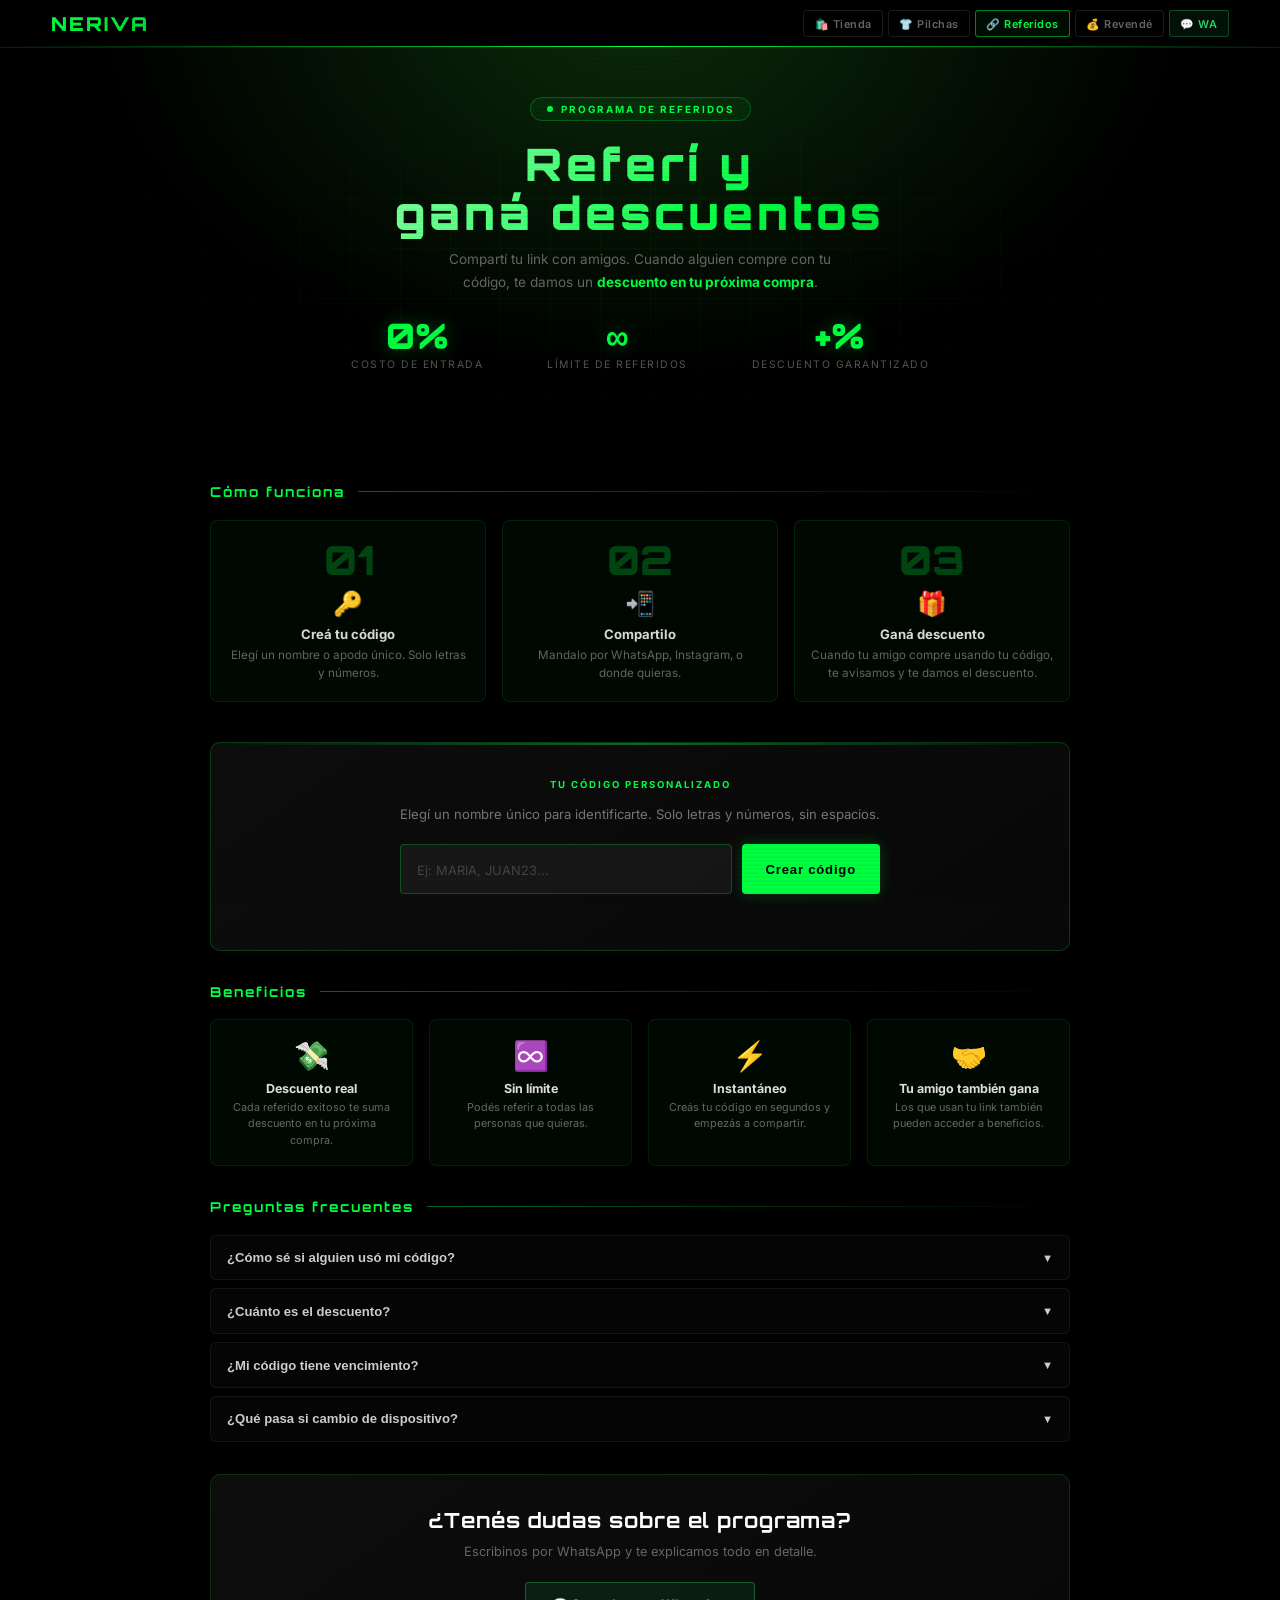
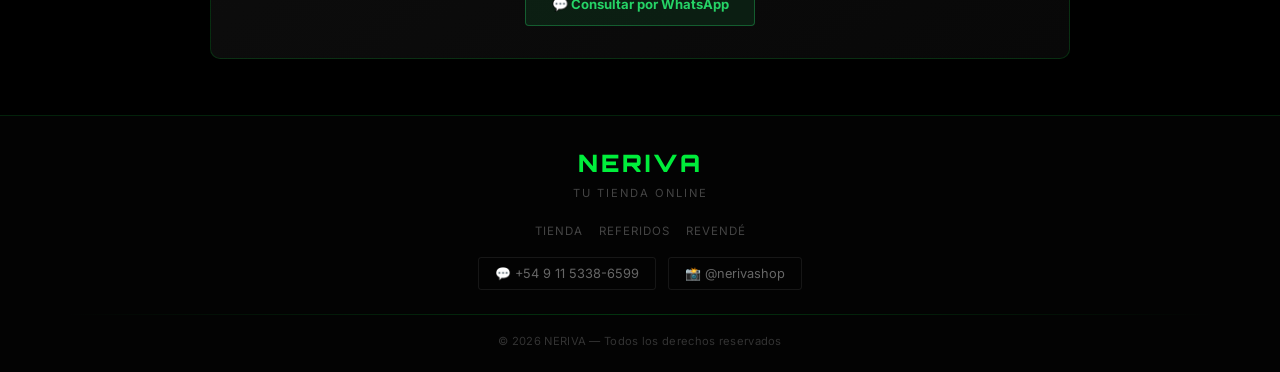
<file: referidos_index.html>
<!DOCTYPE html>
<html lang="es">
<head>
    <meta charset="UTF-8">
    <meta name="viewport" content="width=device-width, initial-scale=1.0, maximum-scale=1.0, user-scalable=no">
    <title>NERIVA - Programa de Referidos</title>
    <link rel="icon" type="image/png" href="https://i.postimg.cc/gjz4jfm1/Neriva-Logo.png">
    <link rel="stylesheet" href="shared.css">
    <style>
        /* ── PAGE HERO ── */
        .page-hero {
            padding: 3rem 5% 2.5rem;
            text-align: center;
            background: radial-gradient(ellipse at 50% -10%, #0b2b0b 0%, #000 60%);
            position: relative;
            overflow: hidden;
        }
        .page-hero::before {
            content: '';
            position: absolute;
            inset: 0;
            background-image:
                linear-gradient(rgba(0,255,65,0.04) 1px, transparent 1px),
                linear-gradient(90deg, rgba(0,255,65,0.04) 1px, transparent 1px);
            background-size: 50px 50px;
            mask-image: radial-gradient(ellipse at center, black 20%, transparent 70%);
            -webkit-mask-image: radial-gradient(ellipse at center, black 20%, transparent 70%);
            pointer-events: none;
        }
        .page-hero-content { position: relative; z-index: 1; }
        .page-hero-eyebrow {
            display: inline-flex;
            align-items: center;
            gap: 0.5rem;
            background: rgba(0,255,65,0.06);
            border: 1px solid rgba(0,255,65,0.25);
            border-radius: 20px;
            padding: 0.3rem 1rem;
            font-size: 0.62rem;
            font-weight: 700;
            letter-spacing: 2px;
            text-transform: uppercase;
            color: var(--green);
            margin-bottom: 1.2rem;
        }
        .page-hero-eyebrow::before { content:''; width:6px; height:6px; border-radius:50%; background:var(--green); animation: pulse-dot 2s ease-in-out infinite; }
        @keyframes pulse-dot { 0%,100%{opacity:1;transform:scale(1);}50%{opacity:0.4;transform:scale(0.7);} }
        .page-hero h1 {
            font-family: 'Orbitron', monospace;
            font-size: clamp(1.6rem, 7vw, 2.8rem);
            font-weight: 900;
            background: linear-gradient(135deg, #fff 0%, var(--green) 60%, #00aa22 100%);
            -webkit-background-clip: text;
            -webkit-text-fill-color: transparent;
            background-clip: text;
            margin-bottom: 0.6rem;
            letter-spacing: clamp(1px, 1.5vw, 4px);
            line-height: 1.1;
        }
        .page-hero p { font-size: 0.85rem; color: #666; max-width: 420px; margin: 0 auto 1.5rem; line-height: 1.7; }
        .page-hero p strong { color: var(--green); }

        /* ── STATS ── */
        .ref-stats {
            display: flex;
            justify-content: center;
            gap: clamp(1.5rem, 5vw, 4rem);
            flex-wrap: wrap;
            margin-bottom: 2rem;
        }
        .ref-stat { text-align: center; }
        .ref-stat-num { font-family: 'Orbitron', monospace; font-size: clamp(1.4rem, 4vw, 2.2rem); font-weight: 900; color: var(--green); line-height: 1; text-shadow: 0 0 20px rgba(0,255,65,0.3); }
        .ref-stat-label { font-size: 0.65rem; color: #555; letter-spacing: 1.5px; text-transform: uppercase; margin-top: 0.3rem; }

        /* ── MAIN SECTION ── */
        .ref-main { padding: 2.5rem 4%; }
        .ref-inner { max-width: 860px; margin: 0 auto; }

        /* ── PASOS ── */
        .ref-pasos-section { margin-bottom: 2.5rem; }
        .ref-pasos-title {
            font-family: 'Orbitron', monospace;
            font-size: 0.85rem;
            font-weight: 700;
            letter-spacing: 2px;
            color: var(--green);
            margin-bottom: 1.2rem;
            display: flex;
            align-items: center;
            gap: 0.8rem;
        }
        .ref-pasos-title::after { content: ''; flex: 1; height: 1px; background: linear-gradient(90deg, rgba(0,255,65,0.4), transparent); }

        .ref-pasos-grid {
            display: grid;
            grid-template-columns: 1fr;
            gap: 0.7rem;
        }
        @media (min-width: 600px) { .ref-pasos-grid { grid-template-columns: repeat(3, 1fr); gap: 1rem; } }

        .paso {
            background: rgba(0,255,65,0.03);
            border: 1px solid rgba(0,255,65,0.12);
            border-radius: 8px;
            padding: 1.2rem 1rem;
            display: flex;
            gap: 0.8rem;
            align-items: flex-start;
            transition: border-color 0.25s, background 0.25s;
        }
        .paso:hover { border-color: rgba(0,255,65,0.3); background: rgba(0,255,65,0.05); }
        @media (min-width: 600px) { .paso { flex-direction: column; align-items: center; text-align: center; gap: 0; } }

        .paso-num {
            font-family: 'Orbitron', monospace;
            font-size: 1.8rem;
            font-weight: 900;
            color: var(--green);
            opacity: 0.25;
            line-height: 1;
            min-width: 2.5rem;
        }
        @media (min-width: 600px) { .paso-num { font-size: 2.5rem; margin-bottom: 0.6rem; min-width: unset; } }

        .paso-icon { font-size: 1.5rem; margin-bottom: 0.5rem; display: none; }
        @media (min-width: 600px) { .paso-icon { display: block; } }

        .paso-text h4 { font-size: 0.82rem; font-weight: 700; color: #ddd; margin-bottom: 0.3rem; }
        .paso-text p { font-size: 0.73rem; color: #666; line-height: 1.5; }
        @media (min-width: 600px) { .paso-text h4 { text-align: center; } .paso-text p { text-align: center; } }

        /* ── REF BOX ── */
        .ref-box-wrapper { margin-bottom: 2rem; }
        .ref-box {
            background: linear-gradient(145deg, #0d0d0d, #080808);
            border: 1px solid rgba(0,255,65,0.2);
            border-radius: 10px;
            padding: 1.8rem;
            position: relative;
            overflow: hidden;
        }
        .ref-box::before {
            content: '';
            position: absolute;
            top: 0; left: 0; right: 0;
            height: 2px;
            background: linear-gradient(90deg, transparent, var(--green), transparent);
            opacity: 0.4;
        }
        .ref-crear { text-align: center; }
        .ref-crear > p { color: #777; font-size: 0.82rem; margin-bottom: 1.2rem; line-height: 1.7; }
        .ref-crear-label {
            display: inline-block;
            font-size: 0.6rem;
            font-weight: 700;
            letter-spacing: 2px;
            text-transform: uppercase;
            color: var(--green);
            margin-bottom: 0.8rem;
        }
        .ref-input-row {
            display: flex;
            flex-direction: column;
            gap: 0.6rem;
            max-width: 480px;
            margin: 0 auto 0.5rem;
        }
        @media (min-width: 500px) { .ref-input-row { flex-direction: row; } }

        .ref-input {
            flex: 1;
            background: rgba(255,255,255,0.05);
            border: 1px solid rgba(0,255,65,0.25);
            border-radius: 4px;
            padding: 0.85rem 1rem;
            color: #fff;
            font-size: 16px;
            font-family: 'Orbitron', monospace;
            letter-spacing: 2px;
            text-transform: uppercase;
            transition: all 0.3s;
        }
        .ref-input::placeholder { color: #444; font-family: 'Inter', sans-serif; letter-spacing: 0; font-size: 0.8rem; text-transform: none; }
        .ref-input:focus { outline: none; border-color: var(--green); box-shadow: 0 0 12px rgba(0,255,65,0.15); background: rgba(0,255,65,0.04); }
        .ref-input.error { border-color: var(--red); animation: shake 0.35s ease; }
        @keyframes shake { 0%,100%{transform:translateX(0);}25%{transform:translateX(-6px);}75%{transform:translateX(6px);} }

        .ref-error-msg { color: var(--red); font-size: 0.72rem; margin-bottom: 0.5rem; min-height: 1em; text-align: center; }

        .btn-crear-codigo {
            background: var(--green);
            color: #000;
            border: none;
            padding: 0.85rem 1.5rem;
            border-radius: 4px;
            font-weight: 800;
            font-size: 0.82rem;
            letter-spacing: 0.8px;
            cursor: pointer;
            transition: all 0.2s;
            white-space: nowrap;
            box-shadow: 0 0 15px rgba(0,255,65,0.2);
            width: 100%;
        }
        @media (min-width: 500px) { .btn-crear-codigo { width: auto; } }
        .btn-crear-codigo:active { transform: scale(0.97); }
        .btn-crear-codigo:disabled { opacity: 0.5; cursor: not-allowed; }
        .btn-crear-codigo:hover { box-shadow: 0 0 25px rgba(0,255,65,0.4); }

        /* Estado activo */
        .ref-activo { display: none; }
        .ref-activo-header { display: flex; align-items: center; justify-content: space-between; margin-bottom: 1.4rem; flex-wrap: wrap; gap: 0.6rem; }
        .ref-activo-header h3 { font-family: 'Orbitron', monospace; font-size: 0.85rem; color: var(--green); letter-spacing: 1.5px; }
        .ref-cambiar { background: none; border: 1px solid rgba(255,255,255,0.12); color: #666; padding: 0.3rem 0.7rem; border-radius: 3px; cursor: pointer; font-size: 0.7rem; transition: all 0.2s; }
        .ref-cambiar:hover { color: #fff; border-color: rgba(255,255,255,0.3); }

        .ref-link-display {
            background: rgba(0,0,0,0.5);
            border: 1px solid rgba(0,255,65,0.2);
            border-radius: 6px;
            padding: 1rem 1.1rem;
            margin-bottom: 1rem;
        }
        .ref-link-url {
            font-size: 0.65rem;
            color: var(--green);
            font-family: 'Orbitron', monospace;
            letter-spacing: 0.8px;
            word-break: break-all;
            display: block;
            margin-bottom: 0.8rem;
            line-height: 1.5;
        }
        .btn-copiar {
            width: 100%;
            background: transparent;
            border: 1px solid rgba(0,255,65,0.4);
            color: var(--green);
            padding: 0.55rem 0.9rem;
            border-radius: 3px;
            cursor: pointer;
            font-size: 0.78rem;
            font-weight: 700;
            letter-spacing: 0.8px;
            transition: all 0.2s;
        }
        .btn-copiar:hover { background: rgba(0,255,65,0.08); }
        .btn-copiar:active, .btn-copiar.copiado { background: var(--green); color: #000; }

        .ref-compartir { display: flex; gap: 0.5rem; flex-wrap: wrap; margin-top: 0.8rem; }
        .ref-compartir > p { width: 100%; color: #444; font-size: 0.65rem; letter-spacing: 1px; text-transform: uppercase; margin-bottom: 0.1rem; }
        .btn-share { flex: 1; min-width: 0; display: flex; align-items: center; justify-content: center; gap: 0.35rem; padding: 0.7rem; border-radius: 4px; font-size: 0.74rem; font-weight: 700; cursor: pointer; border: none; transition: all 0.2s; text-decoration: none; }
        .btn-share:active { transform: scale(0.97); }
        .btn-share-wa { background: rgba(37,211,102,0.1); color: #25d366; border: 1px solid rgba(37,211,102,0.3); }
        .btn-share-wa:hover { background: rgba(37,211,102,0.18); }
        .btn-share-ig { background: rgba(225,48,108,0.07); color: #e1306c; border: 1px solid rgba(225,48,108,0.25); }
        .btn-share-copy { background: rgba(255,255,255,0.04); color: #aaa; border: 1px solid rgba(255,255,255,0.12); }

        /* ── BENEFICIOS ── */
        .ref-beneficios { margin-bottom: 2rem; }
        .beneficios-grid { display: grid; grid-template-columns: 1fr 1fr; gap: 0.7rem; margin-top: 1rem; }
        @media (min-width: 600px) { .beneficios-grid { grid-template-columns: repeat(4,1fr); gap: 1rem; } }
        .beneficio-card {
            background: rgba(0,255,65,0.03);
            border: 1px solid rgba(0,255,65,0.1);
            border-radius: 7px;
            padding: 1.1rem 0.9rem;
            text-align: center;
            transition: border-color 0.25s, background 0.25s;
        }
        .beneficio-card:hover { border-color: rgba(0,255,65,0.3); background: rgba(0,255,65,0.06); }
        .beneficio-icon { font-size: 1.8rem; margin-bottom: 0.5rem; }
        .beneficio-title { font-size: 0.78rem; font-weight: 700; color: #ddd; margin-bottom: 0.2rem; }
        .beneficio-desc { font-size: 0.68rem; color: #666; line-height: 1.5; }

        /* ── FAQ ── */
        .ref-faq { margin-bottom: 2rem; }
        .faq-list { margin-top: 1rem; display: flex; flex-direction: column; gap: 0.5rem; }
        .faq-item {
            background: rgba(255,255,255,0.02);
            border: 1px solid rgba(255,255,255,0.06);
            border-radius: 6px;
            overflow: hidden;
        }
        .faq-question {
            width: 100%;
            background: none;
            border: none;
            color: #ccc;
            font-size: 0.82rem;
            font-weight: 600;
            padding: 0.9rem 1rem;
            text-align: left;
            cursor: pointer;
            display: flex;
            justify-content: space-between;
            align-items: center;
            gap: 0.5rem;
            transition: color 0.2s;
        }
        .faq-question:hover { color: var(--green); }
        .faq-arrow { font-size: 0.7rem; transition: transform 0.3s; flex-shrink: 0; }
        .faq-item.open .faq-arrow { transform: rotate(180deg); }
        .faq-answer { max-height: 0; overflow: hidden; transition: max-height 0.35s ease; }
        .faq-item.open .faq-answer { max-height: 200px; }
        .faq-answer p { padding: 0 1rem 1rem; color: #666; font-size: 0.78rem; line-height: 1.7; }

        /* ── CTA FOOTER ── */
        .ref-cta-bottom {
            background: linear-gradient(145deg, #0d0d0d, #080808);
            border: 1px solid rgba(0,255,65,0.15);
            border-radius: 10px;
            padding: 2rem;
            text-align: center;
            margin-bottom: 1rem;
        }
        .ref-cta-bottom h3 { font-family: 'Orbitron', monospace; font-size: clamp(0.9rem, 3vw, 1.3rem); color: #fff; margin-bottom: 0.6rem; letter-spacing: 1px; }
        .ref-cta-bottom p { color: #666; font-size: 0.8rem; margin-bottom: 1.2rem; line-height: 1.6; }
        .btn-wa-bottom { display: inline-flex; align-items: center; gap: 0.5rem; background: rgba(37,211,102,0.1); border: 1.5px solid rgba(37,211,102,0.35); color: #25d366; padding: 0.8rem 1.6rem; border-radius: 4px; text-decoration: none; font-weight: 700; font-size: 0.82rem; transition: all 0.2s; }
        .btn-wa-bottom:hover { background: rgba(37,211,102,0.18); }

        /* ── BANNER REFERIDO ── */
        .ref-banner { display: none; position: fixed; bottom: 1rem; left: 1rem; right: 1rem; background: linear-gradient(135deg, #0d1f0d, #050f05); border: 1px solid var(--green); border-radius: 6px; padding: 0.9rem 2.5rem 0.9rem 1.2rem; z-index: 3000; box-shadow: 0 0 25px rgba(0,255,65,0.25); text-align: center; }
        @media (min-width: 500px) { .ref-banner { left: 50%; right: auto; transform: translateX(-50%); width: auto; min-width: 250px; max-width: 85vw; } }
        .ref-banner.visible { display: block; animation: bannerIn 0.5s cubic-bezier(0.4,0,0.2,1); }
        @keyframes bannerIn { from{opacity:0;transform:translateY(20px);}to{opacity:1;transform:translateY(0);} }
        .ref-banner > p { font-size: 0.8rem; color: #aaa; margin-bottom: 0.15rem; }
        .ref-banner strong { font-family: 'Orbitron', monospace; color: var(--green); letter-spacing: 1.5px; font-size: 0.9rem; }
        .ref-banner-close { position: absolute; top: 0.5rem; right: 0.6rem; background: none; border: none; color: #555; cursor: pointer; font-size: 1rem; }
    </style>
</head>
<body>

<header>
    <a href="/" class="header-logo">NERIVA</a>
    <nav class="header-nav">
        <a href="/" class="header-nav-link">🛍️ Tienda</a>
         <a href="/pilchas" class="header-nav-link">👕 Pilchas</a>
        <a href="/referidos" class="header-nav-link active">🔗 Referidos</a>
        <a href="/revendedores" class="header-nav-link">💰 Revendé</a>
        <a href="https://wa.me/5491128330853" target="_blank" class="header-nav-link wa">💬 WA</a>
    </nav>
</header>

<!-- HERO -->
<div class="page-hero">
    <div class="page-hero-content reveal">
        <div class="page-hero-eyebrow">Programa de referidos</div>
        <h1>Referí y<br>ganá descuentos</h1>
        <p>Compartí tu link con amigos. Cuando alguien compre con tu código, te damos un <strong>descuento en tu próxima compra</strong>.</p>
        <div class="ref-stats">
            <div class="ref-stat">
                <div class="ref-stat-num">0%</div>
                <div class="ref-stat-label">Costo de entrada</div>
            </div>
            <div class="ref-stat">
                <div class="ref-stat-num">∞</div>
                <div class="ref-stat-label">Límite de referidos</div>
            </div>
            <div class="ref-stat">
                <div class="ref-stat-num">+%</div>
                <div class="ref-stat-label">Descuento garantizado</div>
            </div>
        </div>
    </div>
</div>

<!-- MAIN -->
<section class="ref-main">
    <div class="ref-inner">

        <!-- PASOS -->
        <div class="ref-pasos-section reveal">
            <h2 class="ref-pasos-title">Cómo funciona</h2>
            <div class="ref-pasos-grid">
                <div class="paso">
                    <div class="paso-num">01</div>
                    <div class="paso-icon">🔑</div>
                    <div class="paso-text">
                        <h4>Creá tu código</h4>
                        <p>Elegí un nombre o apodo único. Solo letras y números.</p>
                    </div>
                </div>
                <div class="paso">
                    <div class="paso-num">02</div>
                    <div class="paso-icon">📲</div>
                    <div class="paso-text">
                        <h4>Compartilo</h4>
                        <p>Mandalo por WhatsApp, Instagram, o donde quieras.</p>
                    </div>
                </div>
                <div class="paso">
                    <div class="paso-num">03</div>
                    <div class="paso-icon">🎁</div>
                    <div class="paso-text">
                        <h4>Ganá descuento</h4>
                        <p>Cuando tu amigo compre usando tu código, te avisamos y te damos el descuento.</p>
                    </div>
                </div>
            </div>
        </div>

        <!-- REF BOX -->
        <div class="ref-box-wrapper reveal">
            <div class="ref-box">
                <div class="ref-crear" id="refCrear">
                    <span class="ref-crear-label">Tu código personalizado</span>
                    <p>Elegí un nombre único para identificarte. Solo letras y números, sin espacios.</p>
                    <div class="ref-input-row">
                        <input type="text" class="ref-input" id="refInput" placeholder="Ej: MARIA, JUAN23..." maxlength="16" autocomplete="off">
                        <button class="btn-crear-codigo" id="btnCrearCodigo" onclick="crearCodigo()">Crear código</button>
                    </div>
                    <div class="ref-error-msg" id="refError"></div>
                </div>
                <div class="ref-activo" id="refActivo">
                    <div class="ref-activo-header">
                        <h3 id="refCodigoLabel">TU CÓDIGO: -</h3>
                        <button class="ref-cambiar" onclick="cambiarCodigo()">Cambiar código</button>
                    </div>
                    <div class="ref-link-display">
                        <span class="ref-link-url" id="refLinkDisplay">-</span>
                        <button class="btn-copiar" id="btnCopiarLink" onclick="copiarLink()">📋 Copiar link</button>
                    </div>
                    <div class="ref-compartir">
                        <p>Compartir directo:</p>
                        <button class="btn-share btn-share-wa" onclick="shareWhatsapp()">💬 WhatsApp</button>
                        <button class="btn-share btn-share-ig" onclick="shareInstagram()">📸 Instagram</button>
                        <button class="btn-share btn-share-copy" onclick="copiarLink()">📋 Copiar</button>
                    </div>
                </div>
            </div>
        </div>

        <!-- BENEFICIOS -->
        <div class="ref-beneficios reveal">
            <h2 class="ref-pasos-title">Beneficios</h2>
            <div class="beneficios-grid">
                <div class="beneficio-card">
                    <div class="beneficio-icon">💸</div>
                    <div class="beneficio-title">Descuento real</div>
                    <p class="beneficio-desc">Cada referido exitoso te suma descuento en tu próxima compra.</p>
                </div>
                <div class="beneficio-card">
                    <div class="beneficio-icon">♾️</div>
                    <div class="beneficio-title">Sin límite</div>
                    <p class="beneficio-desc">Podés referir a todas las personas que quieras.</p>
                </div>
                <div class="beneficio-card">
                    <div class="beneficio-icon">⚡</div>
                    <div class="beneficio-title">Instantáneo</div>
                    <p class="beneficio-desc">Creás tu código en segundos y empezás a compartir.</p>
                </div>
                <div class="beneficio-card">
                    <div class="beneficio-icon">🤝</div>
                    <div class="beneficio-title">Tu amigo también gana</div>
                    <p class="beneficio-desc">Los que usan tu link también pueden acceder a beneficios.</p>
                </div>
            </div>
        </div>

        <!-- FAQ -->
        <div class="ref-faq reveal">
            <h2 class="ref-pasos-title">Preguntas frecuentes</h2>
            <div class="faq-list">
                <div class="faq-item">
                    <button class="faq-question" onclick="toggleFaq(this)">
                        ¿Cómo sé si alguien usó mi código?
                        <span class="faq-arrow">▼</span>
                    </button>
                    <div class="faq-answer">
                        <p>Te avisamos por WhatsApp cuando alguien realice una compra usando tu código. Coordinamos el descuento en tu próxima compra directamente.</p>
                    </div>
                </div>
                <div class="faq-item">
                    <button class="faq-question" onclick="toggleFaq(this)">
                        ¿Cuánto es el descuento?
                        <span class="faq-arrow">▼</span>
                    </button>
                    <div class="faq-answer">
                        <p>El descuento varía según la compra realizada por tu referido. Consultanos por WhatsApp para más detalles sobre los beneficios actuales.</p>
                    </div>
                </div>
                <div class="faq-item">
                    <button class="faq-question" onclick="toggleFaq(this)">
                        ¿Mi código tiene vencimiento?
                        <span class="faq-arrow">▼</span>
                    </button>
                    <div class="faq-answer">
                        <p>No, tu código se guarda en tu dispositivo y no tiene vencimiento. Podés seguir compartiéndolo cuando quieras.</p>
                    </div>
                </div>
                <div class="faq-item">
                    <button class="faq-question" onclick="toggleFaq(this)">
                        ¿Qué pasa si cambio de dispositivo?
                        <span class="faq-arrow">▼</span>
                    </button>
                    <div class="faq-answer">
                        <p>Podés crear el mismo código en el nuevo dispositivo. Siempre que recuerdes cuál era tu código, podés seguir usándolo.</p>
                    </div>
                </div>
            </div>
        </div>

        <!-- CTA BOTTOM -->
        <div class="ref-cta-bottom reveal">
            <h3>¿Tenés dudas sobre el programa?</h3>
            <p>Escribinos por WhatsApp y te explicamos todo en detalle.</p>
            <a href="https://wa.me/5491128330853?text=Hola!%20Quiero%20saber%20m%C3%A1s%20sobre%20el%20programa%20de%20referidos%20de%20Neriva" target="_blank" class="btn-wa-bottom">
                💬 Consultar por WhatsApp
            </a>
        </div>

    </div>
</section>

<!-- FOOTER -->
<footer>
    <div class="footer-content reveal">
        <div class="footer-logo">NERIVA</div>
        <p class="footer-tagline">Tu tienda online</p>
        <div class="footer-nav-links">
            <a href="/" class="footer-nav-link">Tienda</a>
            <a href="/referidos" class="footer-nav-link">Referidos</a>
            <a href="/revendedores" class="footer-nav-link">Revendé</a>
        </div>
        <div class="footer-contact">
            <a href="https://wa.me/5491128330853" target="_blank" class="footer-link">💬 +54 9 11 5338-6599</a>
            <a href="https://instagram.com/nerivashop" target="_blank" class="footer-link">📸 @nerivashop</a>
        </div>
        <div class="footer-divider"></div>
        <p class="footer-bottom">© 2026 NERIVA — Todos los derechos reservados</p>
    </div>
</footer>

<!-- BANNER -->
<div class="ref-banner" id="refBanner">
    <button class="ref-banner-close" onclick="document.getElementById('refBanner').classList.remove('visible')">✕</button>
    <p>Llegaste con el código de:</p>
    <strong id="refBannerCodigo"></strong>
    <p style="margin-top:0.3rem;font-size:0.7rem;color:#555">Al comprar, se lo mencionamos al vendedor.</p>
</div>

<script>
const WA_NUMBER = '5491128330853';
const REF_KEY = 'neriva_ref_codigo';
const MAX_CODIGO_LENGTH = 16;
const RATE_LIMIT_ATTEMPTS = 3;
const RATE_LIMIT_WINDOW = 60000;
let rateLimitMap = {};

function checkRateLimit(key){
    const now=Date.now();
    if(!rateLimitMap[key]) rateLimitMap[key]={count:0,resetTime:now+RATE_LIMIT_WINDOW};
    const e=rateLimitMap[key];
    if(now>e.resetTime){e.count=0;e.resetTime=now+RATE_LIMIT_WINDOW;}
    if(e.count>=RATE_LIMIT_ATTEMPTS) return false;
    e.count++;return true;
}

function sanitizeCodigo(raw){
    if(typeof raw!=='string') return '';
    return raw.trim().toUpperCase().replace(/[^A-Z0-9]/g,'').substring(0,MAX_CODIGO_LENGTH);
}

function encryptData(key,value){
    try{localStorage.setItem(key+'_enc',btoa(JSON.stringify({key,value,ts:Date.now()})));}catch(e){}
}
function decryptData(key){
    try{const r=localStorage.getItem(key+'_enc');if(!r)return null;return JSON.parse(atob(r)).value;}catch(e){localStorage.removeItem(key+'_enc');return null;}
}

function getLinkReferido(codigo){
    const base=window.location.href.split('?')[0].replace('/referidos','/').replace('/referidos/','//');
    return base+'?ref='+sanitizeCodigo(codigo);
}

function crearCodigo(){
    if(!checkRateLimit('crear_codigo')){document.getElementById('refError').textContent='Demasiados intentos. Esperá 1 minuto.';return;}
    const input=document.getElementById('refInput');
    const errorEl=document.getElementById('refError');
    const codigo=sanitizeCodigo(input.value);
    if(codigo.length<3){input.classList.add('error');errorEl.textContent='Al menos 3 caracteres.';setTimeout(()=>input.classList.remove('error'),600);return;}
    errorEl.textContent='';
    encryptData(REF_KEY,codigo);
    mostrarCodigoActivo(codigo);
}

function mostrarCodigoActivo(codigo){
    const s=codigo.toUpperCase();
    document.getElementById('refCodigoLabel').textContent='TU CÓDIGO: '+s;
    document.getElementById('refLinkDisplay').textContent=getLinkReferido(s);
    document.getElementById('refCrear').style.display='none';
    document.getElementById('refActivo').style.display='block';
}

function cambiarCodigo(){
    localStorage.removeItem(REF_KEY+'_enc');
    document.getElementById('refCrear').style.display='block';
    document.getElementById('refActivo').style.display='none';
    document.getElementById('refInput').value='';
    document.getElementById('refError').textContent='';
}

function copiarLink(){
    const link=document.getElementById('refLinkDisplay').textContent;
    navigator.clipboard.writeText(link).then(()=>{
        const btn=document.getElementById('btnCopiarLink');
        btn.textContent='✅ ¡Copiado!';btn.classList.add('copiado');
        setTimeout(()=>{btn.textContent='📋 Copiar link';btn.classList.remove('copiado');},2000);
    }).catch(()=>alert('No se pudo copiar.'));
}

function shareWhatsapp(){
    const codigo=decryptData(REF_KEY);if(!codigo)return;
    window.open('https://wa.me/?text='+encodeURIComponent('Te recomiendo esta tienda! Entrá con mi link: '+getLinkReferido(sanitizeCodigo(codigo))),'_blank');
}
function shareInstagram(){
    const codigo=decryptData(REF_KEY);if(!codigo)return;
    navigator.clipboard.writeText(getLinkReferido(sanitizeCodigo(codigo))).then(()=>alert('Link copiado! Pegalo en tu bio o historia de Instagram.'));
}

function toggleFaq(btn){
    const item=btn.closest('.faq-item');
    const wasOpen=item.classList.contains('open');
    document.querySelectorAll('.faq-item').forEach(i=>i.classList.remove('open'));
    if(!wasOpen) item.classList.add('open');
}

// Init referidos
(function(){
    const guardado=decryptData(REF_KEY);
    if(guardado) mostrarCodigoActivo(guardado);
    const params=new URLSearchParams(window.location.search);
    const refEntrante=params.get('ref');
    if(refEntrante){
        const limpio=sanitizeCodigo(refEntrante);
        if(limpio){
            sessionStorage.setItem('neriva_ref_por',limpio);
            document.getElementById('refBannerCodigo').textContent=limpio;
            document.getElementById('refBanner').classList.add('visible');
            setTimeout(()=>document.getElementById('refBanner').classList.remove('visible'),8000);
        }
    }
})();

document.getElementById('refInput').addEventListener('input',function(){
    this.value=sanitizeCodigo(this.value);
    document.getElementById('refError').textContent='';
    this.classList.remove('error');
});
document.getElementById('refInput').addEventListener('keydown',e=>{if(e.key==='Enter')crearCodigo();});

// Scroll reveal
const revealObserver=new IntersectionObserver(entries=>{
    entries.forEach(e=>{if(e.isIntersecting){e.target.classList.add('visible');revealObserver.unobserve(e.target);}});
},{threshold:0.08});
document.querySelectorAll('.reveal').forEach(el=>revealObserver.observe(el));
</script>
</body>
</html>
</file>
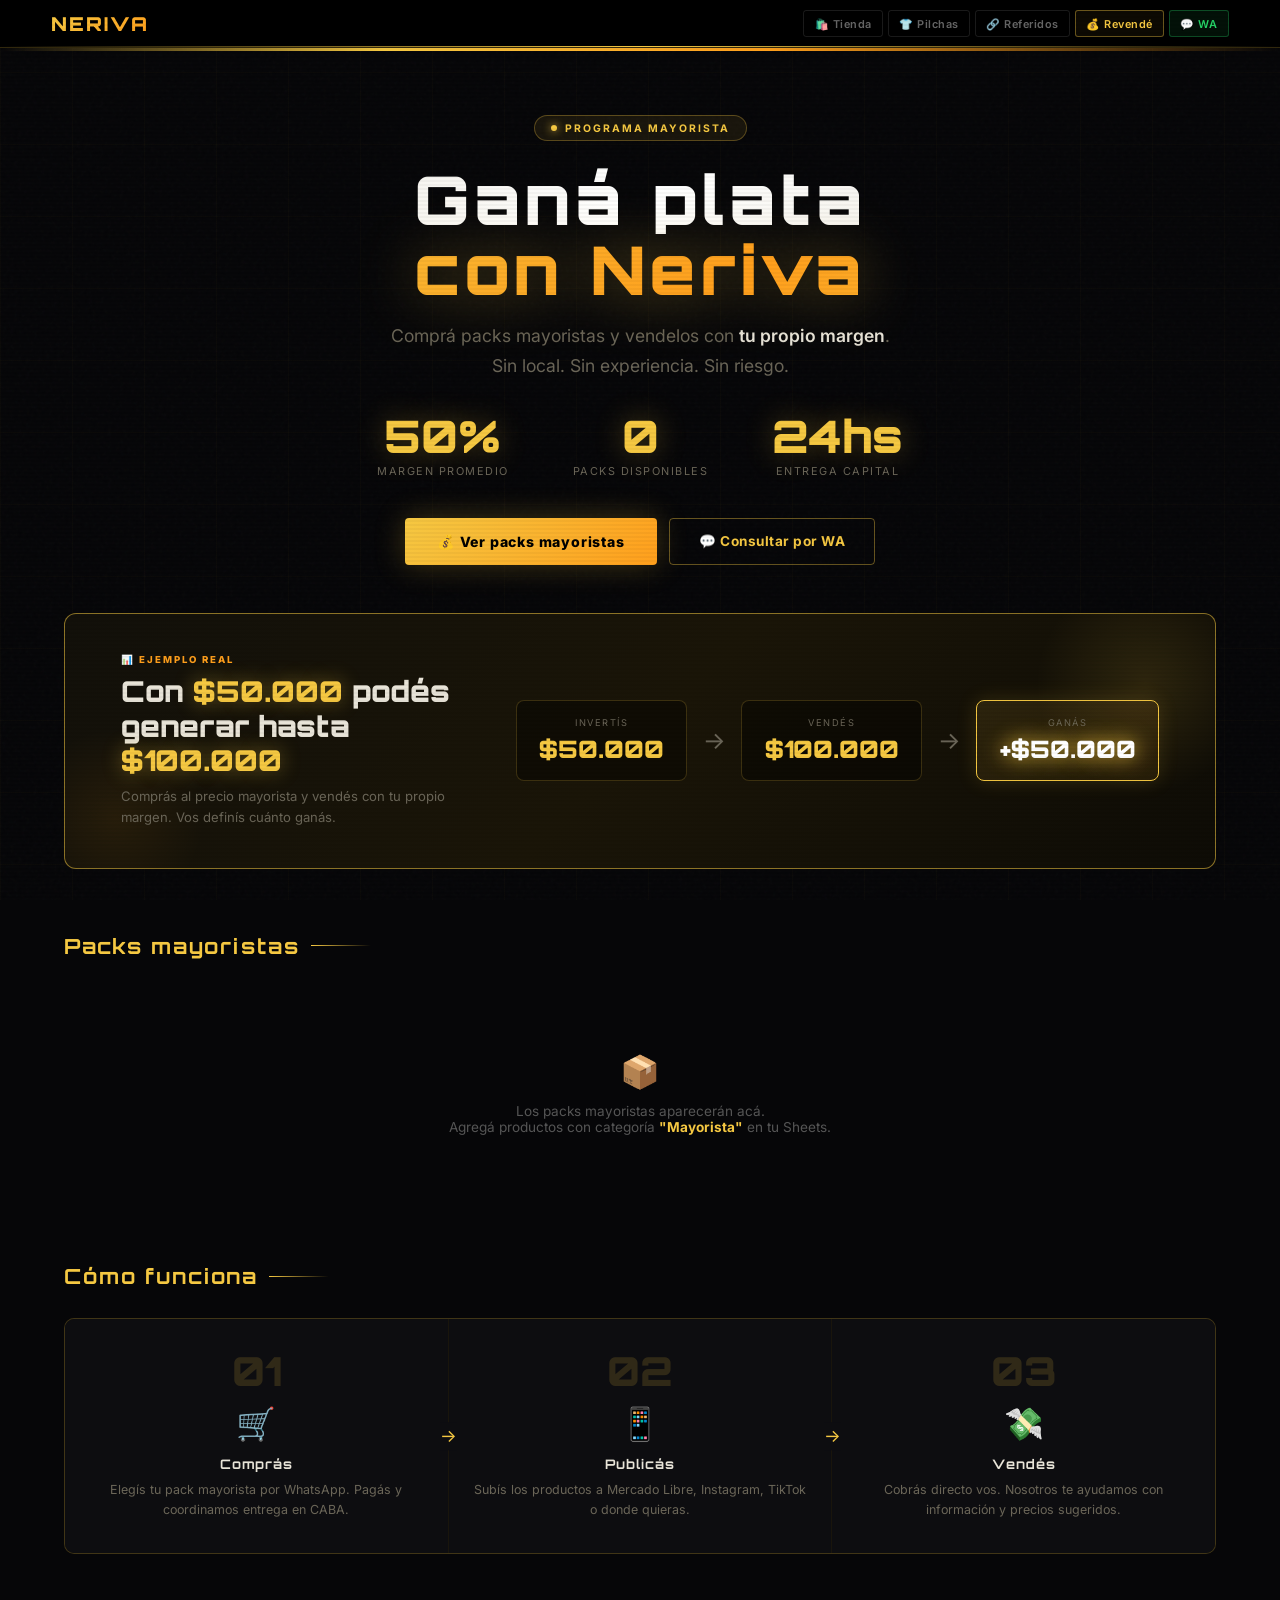
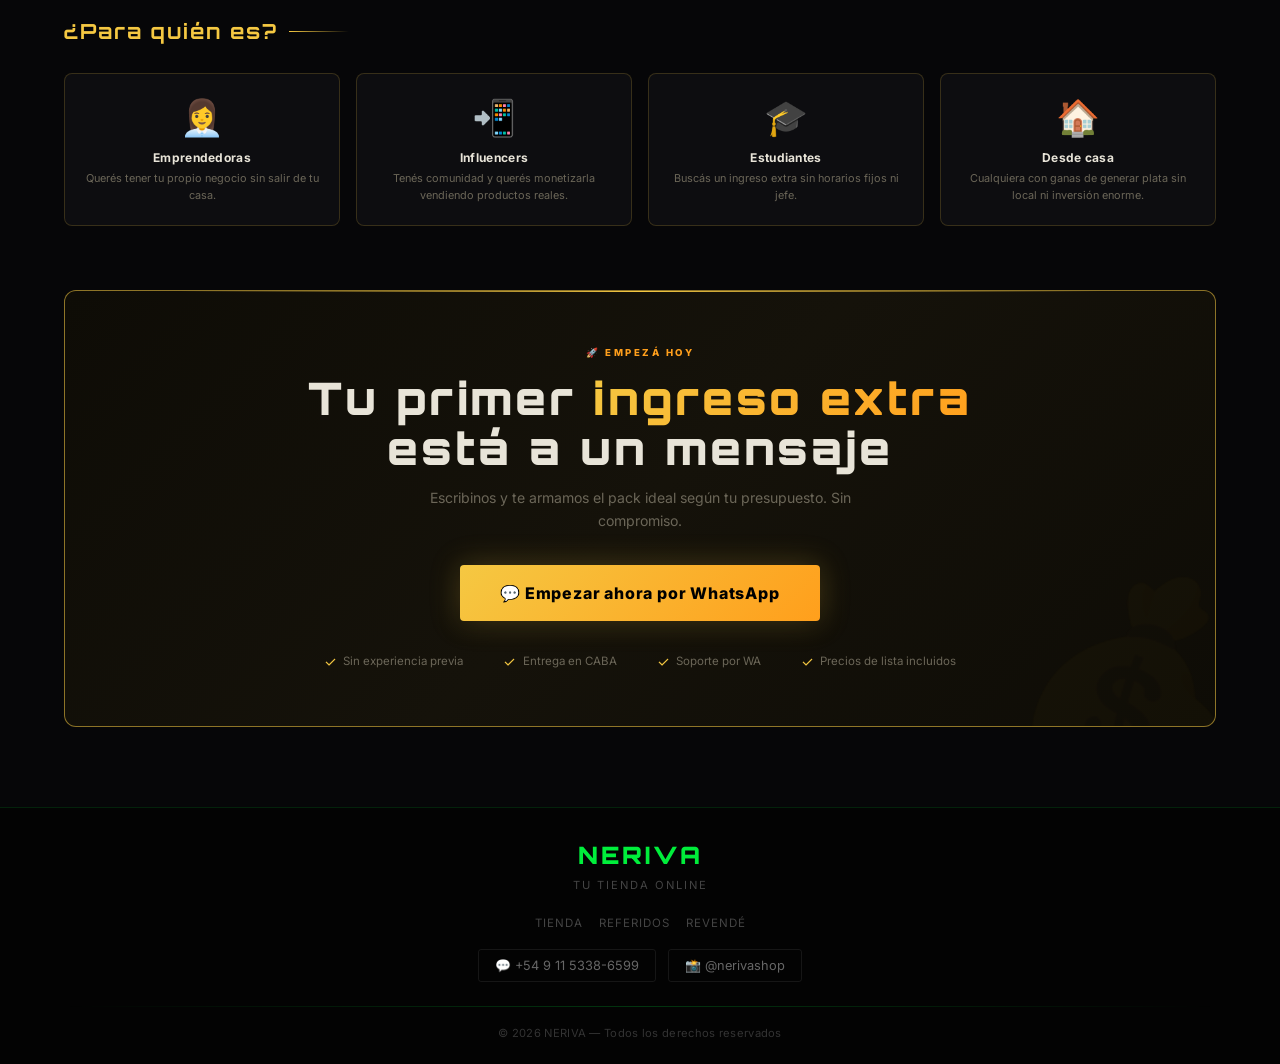
<file: revendedores.html>
<!DOCTYPE html>
<html lang="es">
<head>
    <meta charset="UTF-8">
    <meta name="viewport" content="width=device-width, initial-scale=1.0, maximum-scale=1.0, user-scalable=no">
    <title>NERIVA - Revendé con Nosotros</title>
    <link rel="icon" type="image/png" href="https://i.postimg.cc/gjz4jfm1/Neriva-Logo.png">
    <link rel="stylesheet" href="shared.css">
    <style>
        /* Variables mayorista */
        :root {
            --mw-accent:    #f5c842;
            --mw-accent2:   #ff9f1c;
            --mw-bg:        #060608;
            --mw-card:      #0d0d10;
            --mw-border:    rgba(245,200,66,0.18);
            --mw-border-hi: rgba(245,200,66,0.55);
            --mw-glow:      rgba(245,200,66,0.22);
            --mw-text:      #e8e4d8;
            --mw-muted:     #6b6658;
        }

        body { background: var(--mw-bg); }

        /* Scanline dorado para esta página */
        header { border-bottom-color: rgba(245,200,66,0.2); }
        header::after { background: linear-gradient(90deg, transparent, var(--mw-accent), transparent); }
        .header-logo { background: linear-gradient(135deg, var(--mw-accent) 0%, var(--mw-accent2) 100%); -webkit-background-clip: text; background-clip: text; }

        /* Noise overlay */
        #mayorista-bg {
            position: fixed;
            inset: 0;
            background-image: url("data:image/svg+xml,%3Csvg viewBox='0 0 256 256' xmlns='http://www.w3.org/2000/svg'%3E%3Cfilter id='n'%3E%3CfeTurbulence type='fractalNoise' baseFrequency='0.9' numOctaves='4' stitchTiles='stitch'/%3E%3C/filter%3E%3Crect width='100%25' height='100%25' filter='url(%23n)' opacity='0.035'/%3E%3C/svg%3E");
            pointer-events: none;
            z-index: 0;
            opacity: 0.6;
        }
        #mayorista-grid {
            position: fixed;
            inset: 0;
            background-image: linear-gradient(rgba(245,200,66,0.025) 1px, transparent 1px), linear-gradient(90deg, rgba(245,200,66,0.025) 1px, transparent 1px);
            background-size: 72px 72px;
            pointer-events: none;
            z-index: 0;
        }

        .mw-divider-top { width:100%; height:3px; background: linear-gradient(90deg, transparent 0%, var(--mw-accent) 30%, var(--mw-accent2) 60%, transparent 100%); position:relative; z-index:2; }

        /* Content wrapper */
        .mw-page { position: relative; z-index: 1; }
        .mw-inner { max-width: 1280px; margin: 0 auto; padding: 0 5%; }

        /* ── HERO ── */
        .mw-hero { padding: 4rem 0 3rem; text-align: center; }
        .mw-hero-eyebrow {
            display: inline-flex;
            align-items: center;
            gap: 0.5rem;
            background: rgba(245,200,66,0.08);
            border: 1px solid rgba(245,200,66,0.3);
            border-radius: 20px;
            padding: 0.35rem 1rem;
            font-size: 0.65rem;
            font-weight: 700;
            letter-spacing: 2px;
            text-transform: uppercase;
            color: var(--mw-accent);
            margin-bottom: 1.4rem;
        }
        .mw-hero-eyebrow::before { content:''; width:6px; height:6px; border-radius:50%; background:var(--mw-accent); box-shadow:0 0 8px var(--mw-accent); animation: pulse-dot 2s ease-in-out infinite; }
        @keyframes pulse-dot { 0%,100%{opacity:1;transform:scale(1);}50%{opacity:0.5;transform:scale(0.7);} }

        .mw-hero-title { font-family:'Orbitron',monospace; font-size:clamp(2rem,7vw,4.2rem); font-weight:900; line-height:1.05; letter-spacing:clamp(1px,1.5vw,4px); margin-bottom:1rem; }
        .mw-hero-title .line1 { display:block; background:linear-gradient(135deg,var(--mw-text) 0%,#fff 50%,var(--mw-text) 100%); -webkit-background-clip:text; -webkit-text-fill-color:transparent; background-clip:text; }
        .mw-hero-title .line2 { display:block; background:linear-gradient(135deg,var(--mw-accent) 0%,var(--mw-accent2) 60%,var(--mw-accent) 100%); -webkit-background-clip:text; -webkit-text-fill-color:transparent; background-clip:text; filter:drop-shadow(0 0 30px rgba(245,200,66,0.4)); }

        .mw-hero-sub { font-size:clamp(0.9rem,2.5vw,1.1rem); color:var(--mw-muted); max-width:560px; margin:0 auto 2rem; line-height:1.75; }
        .mw-hero-sub strong { color:var(--mw-text); font-weight:600; }

        .mw-stats { display:flex; justify-content:center; gap:clamp(1.5rem,5vw,4rem); flex-wrap:wrap; margin-bottom:2.5rem; }
        .mw-stat { text-align:center; }
        .mw-stat-num { font-family:'Orbitron',monospace; font-size:clamp(1.6rem,5vw,2.8rem); font-weight:900; color:var(--mw-accent); line-height:1; text-shadow:0 0 30px rgba(245,200,66,0.3); }
        .mw-stat-label { font-size:0.68rem; color:var(--mw-muted); letter-spacing:1.5px; text-transform:uppercase; margin-top:0.3rem; }

        .mw-hero-cta-group { display:flex; gap:0.8rem; justify-content:center; flex-wrap:wrap; }
        .mw-btn-primary { background:linear-gradient(135deg,var(--mw-accent) 0%,var(--mw-accent2) 100%); color:#000; font-weight:800; font-size:0.88rem; letter-spacing:0.8px; padding:0.9rem 2rem; border-radius:4px; border:none; cursor:pointer; text-decoration:none; display:inline-flex; align-items:center; gap:0.5rem; transition:all 0.25s; box-shadow:0 0 30px rgba(245,200,66,0.25),0 4px 20px rgba(0,0,0,0.4); }
        .mw-btn-primary:hover { transform:translateY(-2px); box-shadow:0 0 50px rgba(245,200,66,0.45),0 8px 30px rgba(0,0,0,0.5); }
        .mw-btn-primary:active { transform:scale(0.98); }
        .mw-btn-secondary { background:transparent; color:var(--mw-accent); font-weight:700; font-size:0.85rem; letter-spacing:0.5px; padding:0.9rem 1.8rem; border-radius:4px; border:1.5px solid rgba(245,200,66,0.4); cursor:pointer; text-decoration:none; display:inline-flex; align-items:center; gap:0.5rem; transition:all 0.25s; }
        .mw-btn-secondary:hover { border-color:var(--mw-accent); background:rgba(245,200,66,0.06); }

        /* ── CALC BANNER ── */
        .mw-calc-banner { margin:0 0 4rem; background:linear-gradient(135deg,#12100a 0%,#1a1508 50%,#0e0c06 100%); border:1px solid var(--mw-border-hi); border-radius:12px; padding:2.5rem clamp(1.5rem,5%,3.5rem); position:relative; overflow:hidden; }
        .mw-calc-banner::before { content:''; position:absolute; top:-40px; right:-40px; width:220px; height:220px; background:radial-gradient(circle,rgba(245,200,66,0.12) 0%,transparent 70%); pointer-events:none; }
        .mw-calc-banner::after { content:''; position:absolute; bottom:-40px; left:-40px; width:180px; height:180px; background:radial-gradient(circle,rgba(255,159,28,0.08) 0%,transparent 70%); pointer-events:none; }
        .mw-calc-inner { position:relative; z-index:1; display:flex; align-items:center; justify-content:space-between; gap:2rem; flex-wrap:wrap; }
        .mw-calc-left { flex:1; min-width:260px; }
        .mw-calc-tag { font-size:0.6rem; font-weight:800; letter-spacing:2px; text-transform:uppercase; color:var(--mw-accent2); margin-bottom:0.6rem; }
        .mw-calc-title { font-family:'Orbitron',monospace; font-size:clamp(1.1rem,4vw,1.8rem); font-weight:900; line-height:1.2; color:var(--mw-text); margin-bottom:0.5rem; }
        .mw-calc-title span { color:var(--mw-accent); text-shadow:0 0 20px rgba(245,200,66,0.4); }
        .mw-calc-sub { font-size:0.82rem; color:var(--mw-muted); line-height:1.6; }
        .mw-calc-right { display:flex; gap:1rem; flex-wrap:wrap; align-items:center; }
        .mw-calc-pill { background:rgba(0,0,0,0.4); border:1px solid rgba(245,200,66,0.2); border-radius:8px; padding:1rem 1.4rem; text-align:center; min-width:120px; }
        .mw-calc-pill-label { font-size:0.58rem; letter-spacing:1.5px; text-transform:uppercase; color:var(--mw-muted); margin-bottom:0.4rem; }
        .mw-calc-pill-num { font-family:'Orbitron',monospace; font-size:clamp(1rem,3vw,1.5rem); font-weight:900; color:var(--mw-accent); }
        .mw-calc-pill.highlight { background:linear-gradient(135deg,rgba(245,200,66,0.1),rgba(255,159,28,0.08)); border-color:var(--mw-accent); box-shadow:0 0 20px rgba(245,200,66,0.15); }
        .mw-calc-pill.highlight .mw-calc-pill-num { color:#fff; text-shadow:0 0 20px var(--mw-accent); }
        .mw-calc-arrow { font-size:1.5rem; color:var(--mw-muted); flex-shrink:0; }

        /* ── PACKS ── */
        .mw-packs-section { margin-bottom:4rem; }
        .mw-section-header { display:flex; align-items:center; justify-content:space-between; margin-bottom:1.8rem; flex-wrap:wrap; gap:0.8rem; }
        .mw-section-title { font-family:'Orbitron',monospace; font-size:clamp(0.9rem,3vw,1.3rem); font-weight:700; letter-spacing:2px; color:var(--mw-accent); display:flex; align-items:center; gap:0.7rem; }
        .mw-section-title::after { content:''; display:block; width:60px; height:1px; background:linear-gradient(90deg,var(--mw-accent),transparent); }
        .mw-packs-count { font-size:0.7rem; color:var(--mw-muted); letter-spacing:1px; }

        .mw-packs-grid { display:grid; grid-template-columns:1fr; gap:1.2rem; }
        @media (min-width:640px)  { .mw-packs-grid { grid-template-columns:1fr 1fr; gap:1.4rem; } }
        @media (min-width:1024px) { .mw-packs-grid { grid-template-columns:repeat(3,1fr); gap:1.6rem; } }

        .mw-pack-card { background:var(--mw-card); border:1px solid var(--mw-border); border-radius:10px; overflow:hidden; position:relative; transition:border-color 0.3s,box-shadow 0.3s,transform 0.2s; cursor:pointer; display:flex; flex-direction:column; }
        .mw-pack-card:hover { border-color:var(--mw-border-hi); box-shadow:0 0 0 1px rgba(245,200,66,0.2),0 0 40px var(--mw-glow),0 20px 50px rgba(0,0,0,0.5); transform:translateY(-4px); }
        .mw-pack-card:active { transform:scale(0.99); }
        .mw-pack-card::before { content:''; position:absolute; top:0; left:0; right:0; height:3px; background:linear-gradient(90deg,var(--mw-accent),var(--mw-accent2)); opacity:0; transition:opacity 0.3s; z-index:2; }
        .mw-pack-card:hover::before, .mw-pack-card.destacado::before { opacity:1; }

        .mw-pack-imagen { width:100%; aspect-ratio:16/9; background:#050505; overflow:hidden; position:relative; flex-shrink:0; }
        .mw-pack-imagen img { width:100%; height:100%; object-fit:cover; display:block; transition:transform 0.5s ease; }
        .mw-pack-card:hover .mw-pack-imagen img { transform:scale(1.05); }
        .mw-pack-no-img { width:100%; height:100%; display:flex; align-items:center; justify-content:center; font-size:3rem; background:linear-gradient(135deg,#0e0c06,#0a0900); color:rgba(245,200,66,0.12); }

        .mw-pack-badge { position:absolute; top:10px; left:10px; font-size:0.55rem; font-weight:900; letter-spacing:1.5px; text-transform:uppercase; padding:0.28rem 0.7rem; border-radius:2px; z-index:3; font-family:'Orbitron',monospace; }
        .mw-badge-recomendado { background:linear-gradient(135deg,var(--mw-accent),var(--mw-accent2)); color:#000; box-shadow:0 0 14px rgba(245,200,66,0.5); }
        .mw-badge-ganancia { background:#00c47d; color:#000; box-shadow:0 0 14px rgba(0,196,125,0.5); }
        .mw-badge-mejor { background:var(--red); color:#fff; box-shadow:0 0 14px rgba(255,59,59,0.5); animation:pulse-badge 1.8s ease-in-out infinite; }
        @keyframes pulse-badge { 0%,100%{box-shadow:0 0 10px rgba(255,59,59,0.4);}50%{box-shadow:0 0 22px rgba(255,59,59,0.7);} }
        .mw-pack-min-tag { position:absolute; bottom:10px; right:10px; background:rgba(0,0,0,0.7); border:1px solid rgba(245,200,66,0.3); color:var(--mw-accent); font-size:0.55rem; font-weight:700; padding:0.2rem 0.5rem; border-radius:2px; z-index:3; backdrop-filter:blur(4px); }

        .mw-pack-body { padding:1.1rem 1.2rem 1.3rem; display:flex; flex-direction:column; flex:1; }
        .mw-pack-nombre { font-family:'Orbitron',monospace; font-size:clamp(0.8rem,2.5vw,1rem); font-weight:700; color:var(--mw-text); letter-spacing:0.5px; line-height:1.2; margin-bottom:0.6rem; }

        .mw-pack-items { background:rgba(245,200,66,0.04); border:1px solid rgba(245,200,66,0.1); border-radius:6px; padding:0.7rem 0.9rem; margin-bottom:0.9rem; }
        .mw-pack-items-title { font-size:0.56rem; font-weight:700; letter-spacing:1.5px; text-transform:uppercase; color:rgba(245,200,66,0.5); margin-bottom:0.45rem; }
        .mw-pack-item-row { display:flex; align-items:center; gap:0.5rem; font-size:0.73rem; color:#999; padding:0.15rem 0; }
        .mw-pack-item-dot { width:4px; height:4px; border-radius:50%; background:var(--mw-accent); flex-shrink:0; box-shadow:0 0 5px rgba(245,200,66,0.5); }

        .mw-pack-financiero { display:grid; grid-template-columns:1fr 1fr; gap:0.5rem; margin-bottom:1rem; }
        .mw-fin-item { background:rgba(0,0,0,0.3); border:1px solid rgba(255,255,255,0.06); border-radius:5px; padding:0.6rem 0.8rem; }
        .mw-fin-item.ganancia-item { background:rgba(0,196,125,0.07); border-color:rgba(0,196,125,0.2); grid-column:1/-1; }
        .mw-fin-label { font-size:0.55rem; letter-spacing:1.2px; text-transform:uppercase; color:var(--mw-muted); margin-bottom:0.3rem; }
        .mw-fin-valor { font-family:'Orbitron',monospace; font-size:clamp(0.85rem,3vw,1.1rem); font-weight:700; color:var(--mw-accent); }
        .mw-fin-item.ganancia-item .mw-fin-valor { color:#00e888; text-shadow:0 0 15px rgba(0,232,136,0.3); font-size:clamp(1rem,3.5vw,1.3rem); }
        .mw-fin-sub { font-size:0.6rem; color:var(--mw-muted); margin-top:0.15rem; }

        .mw-potencial-bar { margin-bottom:1rem; }
        .mw-potencial-header { display:flex; justify-content:space-between; align-items:center; margin-bottom:0.4rem; }
        .mw-potencial-label { font-size:0.58rem; letter-spacing:1px; text-transform:uppercase; color:var(--mw-muted); }
        .mw-potencial-pct { font-family:'Orbitron',monospace; font-size:0.7rem; font-weight:700; color:#00e888; }
        .mw-bar-track { height:5px; background:rgba(255,255,255,0.07); border-radius:3px; overflow:hidden; }
        .mw-bar-fill { height:100%; border-radius:3px; background:linear-gradient(90deg,#00c47d,#00e888); box-shadow:0 0 8px rgba(0,232,136,0.4); width:0%; transition:width 1.2s cubic-bezier(0.4,0,0.2,1); }

        .mw-pack-cta { margin-top:auto; background:linear-gradient(135deg,#12100a,#1a1508); border:1.5px solid rgba(245,200,66,0.35); color:var(--mw-accent); padding:0.78rem 1rem; border-radius:5px; display:flex; align-items:center; justify-content:center; gap:0.5rem; font-weight:800; font-size:0.78rem; letter-spacing:0.8px; transition:all 0.25s; cursor:pointer; text-decoration:none; box-shadow:0 0 15px rgba(245,200,66,0.08); }
        .mw-pack-cta:hover { background:linear-gradient(135deg,var(--mw-accent),var(--mw-accent2)); color:#000; border-color:transparent; box-shadow:0 0 30px rgba(245,200,66,0.4); }
        .mw-pack-cta:active { transform:scale(0.98); }

        .mw-packs-loading, .mw-packs-empty { grid-column:1/-1; text-align:center; padding:4rem 2rem; color:var(--mw-muted); }
        .mw-loading-dots { display:inline-flex; gap:0.4rem; margin-bottom:0.8rem; }
        .mw-loading-dots span { width:8px; height:8px; border-radius:50%; background:var(--mw-accent); opacity:0.3; animation:ldot 1.2s ease-in-out infinite; }
        .mw-loading-dots span:nth-child(2){animation-delay:0.2s;}
        .mw-loading-dots span:nth-child(3){animation-delay:0.4s;}
        @keyframes ldot{0%,80%,100%{opacity:0.2;transform:scale(0.8);}40%{opacity:1;transform:scale(1.1);}}

        /* ── CÓMO FUNCIONA ── */
        .mw-como-section { margin-bottom:4rem; }
        .mw-steps-grid { display:grid; grid-template-columns:1fr; gap:1px; background:rgba(245,200,66,0.08); border:1px solid var(--mw-border); border-radius:10px; overflow:hidden; margin-top:1.8rem; }
        @media (min-width:640px) { .mw-steps-grid { grid-template-columns:repeat(3,1fr); } }
        .mw-step { background:var(--mw-card); padding:2rem 1.5rem; display:flex; flex-direction:column; align-items:center; text-align:center; position:relative; transition:background 0.25s; }
        .mw-step:hover { background:#101010; }
        @media (min-width:640px) { .mw-step:not(:last-child)::after { content:'→'; position:absolute; right:-0.6rem; top:50%; transform:translateY(-50%); font-size:1.1rem; color:var(--mw-accent); z-index:3; background:var(--mw-card); padding:0.2rem 0; } }
        .mw-step-num { font-family:'Orbitron',monospace; font-size:2.5rem; font-weight:900; color:var(--mw-accent); opacity:0.15; line-height:1; margin-bottom:0.8rem; }
        .mw-step-icon { font-size:2rem; margin-bottom:0.8rem; }
        .mw-step-title { font-family:'Orbitron',monospace; font-size:0.82rem; font-weight:700; letter-spacing:1px; color:var(--mw-text); margin-bottom:0.5rem; }
        .mw-step-desc { font-size:0.78rem; color:var(--mw-muted); line-height:1.65; }

        /* ── ¿PARA QUIÉN? ── */
        .mw-quienes-section { margin-bottom:4rem; }
        .mw-quienes-grid { display:grid; grid-template-columns:1fr 1fr; gap:0.8rem; margin-top:1.8rem; }
        @media (min-width:768px) { .mw-quienes-grid { grid-template-columns:repeat(4,1fr); gap:1rem; } }
        .mw-quien-card { background:var(--mw-card); border:1px solid var(--mw-border); border-radius:8px; padding:1.4rem 1rem; text-align:center; transition:border-color 0.25s,background 0.25s; }
        .mw-quien-card:hover { border-color:rgba(245,200,66,0.35); background:#101010; }
        .mw-quien-icon { font-size:2.2rem; display:block; margin-bottom:0.7rem; }
        .mw-quien-label { font-size:0.75rem; font-weight:700; color:var(--mw-text); margin-bottom:0.3rem; letter-spacing:0.3px; }
        .mw-quien-desc { font-size:0.68rem; color:var(--mw-muted); line-height:1.5; }

        /* ── CTA FINAL ── */
        .mw-cta-final { margin-bottom:5rem; background:linear-gradient(135deg,#0e0c06 0%,#15120a 50%,#0e0c06 100%); border:1px solid var(--mw-border-hi); border-radius:12px; padding:3.5rem clamp(1.5rem,6%,4rem); text-align:center; position:relative; overflow:hidden; }
        .mw-cta-final::before { content:''; position:absolute; top:0; left:50%; transform:translateX(-50%); width:80%; height:1px; background:linear-gradient(90deg,transparent,var(--mw-accent),transparent); }
        .mw-cta-final::after { content:'💰'; position:absolute; font-size:12rem; opacity:0.025; right:-2rem; bottom:-3rem; pointer-events:none; line-height:1; }
        .mw-cta-final-tag { font-size:0.6rem; font-weight:800; letter-spacing:2.5px; text-transform:uppercase; color:var(--mw-accent2); margin-bottom:1rem; display:block; }
        .mw-cta-final-title { font-family:'Orbitron',monospace; font-size:clamp(1.4rem,5vw,2.8rem); font-weight:900; letter-spacing:clamp(1px,1vw,3px); color:var(--mw-text); margin-bottom:0.8rem; line-height:1.1; }
        .mw-cta-final-title span { background:linear-gradient(135deg,var(--mw-accent),var(--mw-accent2)); -webkit-background-clip:text; -webkit-text-fill-color:transparent; background-clip:text; }
        .mw-cta-final-sub { color:var(--mw-muted); font-size:0.88rem; max-width:460px; margin:0 auto 2rem; line-height:1.7; }
        .mw-garantias { display:flex; justify-content:center; gap:clamp(1rem,4vw,2.5rem); flex-wrap:wrap; margin-top:2rem; }
        .mw-garantia-item { display:flex; align-items:center; gap:0.4rem; font-size:0.72rem; color:var(--mw-muted); }
        .mw-garantia-icon { color:var(--mw-accent); font-size:0.9rem; }

        /* ── MODAL MAYORISTA ── */
        .mw-modal { display:none; position:fixed; inset:0; background:rgba(0,0,0,0.88); z-index:2500; backdrop-filter:blur(12px); -webkit-backdrop-filter:blur(12px); }
        .mw-modal.active { display:flex; align-items:flex-end; justify-content:center; }
        @media (min-width:769px) { .mw-modal.active { align-items:center; padding:2rem; } }
        .mw-modal-content { background:linear-gradient(145deg,#0d0c08 0%,#090907 100%); border:1px solid var(--mw-border-hi); width:100%; max-width:820px; border-radius:12px 12px 0 0; max-height:92vh; overflow-y:auto; -webkit-overflow-scrolling:touch; animation:sheetUpMW 0.35s cubic-bezier(0.4,0,0.2,1); position:relative; box-shadow:0 0 80px rgba(245,200,66,0.12); }
        @media (min-width:769px) { .mw-modal-content { border-radius:10px; max-height:88vh; animation:modalInMW 0.3s cubic-bezier(0.4,0,0.2,1); } }
        @keyframes sheetUpMW { from{opacity:0;transform:translateY(40px);}to{opacity:1;transform:translateY(0);} }
        @keyframes modalInMW { from{opacity:0;transform:scale(0.97) translateY(15px);}to{opacity:1;transform:scale(1) translateY(0);} }
        .mw-modal-drag { width:40px; height:4px; background:rgba(255,255,255,0.12); border-radius:2px; margin:0.8rem auto 0; }
        @media (min-width:769px) { .mw-modal-drag { display:none; } }
        .mw-modal-close { position:absolute; top:0.8rem; right:0.8rem; background:rgba(255,255,255,0.06); border:1px solid rgba(255,255,255,0.12); color:#fff; width:36px; height:36px; border-radius:50%; cursor:pointer; font-size:1rem; z-index:10; display:flex; align-items:center; justify-content:center; transition:all 0.2s; }
        .mw-modal-close:hover { background:#c0392b; border-color:#c0392b; transform:rotate(90deg); }
        .mw-modal-body { padding:1.2rem 1.4rem 2.5rem; }
        @media (min-width:769px) { .mw-modal-body { padding:2.5rem; } }
        .mw-modal-img { width:100%; aspect-ratio:16/9; border-radius:8px; overflow:hidden; border:1px solid var(--mw-border); margin-bottom:1.5rem; }
        .mw-modal-img img { width:100%; height:100%; object-fit:cover; display:block; }
        .mw-modal-img-empty { width:100%; height:100%; display:flex; align-items:center; justify-content:center; font-size:4rem; background:#050500; }
        .mw-modal-tag { font-size:0.58rem; font-weight:800; letter-spacing:2px; text-transform:uppercase; color:var(--mw-accent2); margin-bottom:0.5rem; }
        .mw-modal-title { font-family:'Orbitron',monospace; font-size:clamp(1.1rem,5vw,1.8rem); font-weight:900; color:var(--mw-text); letter-spacing:0.5px; margin-bottom:0.6rem; padding-right:2.5rem; }
        .mw-modal-desc { color:var(--mw-muted); font-size:0.83rem; line-height:1.8; margin-bottom:1.4rem; }
        .mw-modal-financiero { display:grid; grid-template-columns:repeat(2,1fr); gap:0.8rem; margin-bottom:1.5rem; }
        @media (min-width:500px) { .mw-modal-financiero { grid-template-columns:repeat(4,1fr); } }
        .mw-modal-fin-box { background:rgba(0,0,0,0.4); border:1px solid rgba(255,255,255,0.07); border-radius:6px; padding:0.9rem 0.8rem; text-align:center; }
        .mw-modal-fin-box.green-box { background:rgba(0,196,125,0.08); border-color:rgba(0,196,125,0.25); }
        .mw-modal-fin-label { font-size:0.55rem; letter-spacing:1.5px; text-transform:uppercase; color:var(--mw-muted); margin-bottom:0.4rem; }
        .mw-modal-fin-val { font-family:'Orbitron',monospace; font-size:clamp(0.9rem,3vw,1.2rem); font-weight:900; color:var(--mw-accent); }
        .mw-modal-fin-box.green-box .mw-modal-fin-val { color:#00e888; }
        .mw-modal-items-box { background:rgba(245,200,66,0.04); border:1px solid rgba(245,200,66,0.12); border-radius:6px; padding:1rem 1.1rem; margin-bottom:1.4rem; }
        .mw-modal-items-title { font-size:0.6rem; font-weight:700; letter-spacing:1.5px; text-transform:uppercase; color:rgba(245,200,66,0.5); margin-bottom:0.7rem; }
        .mw-modal-item-row { display:flex; align-items:center; gap:0.6rem; font-size:0.8rem; color:#bbb; padding:0.35rem 0; border-bottom:1px solid rgba(255,255,255,0.04); }
        .mw-modal-item-row:last-child { border-bottom:none; }
        .mw-modal-dot { width:5px; height:5px; border-radius:50%; background:var(--mw-accent); flex-shrink:0; box-shadow:0 0 6px rgba(245,200,66,0.5); }
        .mw-modal-cta { background:linear-gradient(135deg,var(--mw-accent),var(--mw-accent2)); color:#000; padding:1rem 2rem; border-radius:5px; text-decoration:none; display:block; font-weight:900; font-size:0.9rem; letter-spacing:0.8px; text-align:center; transition:all 0.25s; box-shadow:0 0 30px rgba(245,200,66,0.3); border:none; cursor:pointer; width:100%; }
        .mw-modal-cta:hover { transform:translateY(-2px); box-shadow:0 0 50px rgba(245,200,66,0.5); }
        .mw-modal-cta:active { transform:scale(0.98); }

        /* Reveal */
        .mw-reveal { opacity:0; transform:translateY(28px); transition:opacity 0.6s ease,transform 0.6s ease; }
        .mw-reveal.visible { opacity:1; transform:translateY(0); }
        .mw-reveal-card { opacity:0; transform:translateY(24px); transition:opacity 0.5s ease,transform 0.5s ease; }
        .mw-reveal-card.visible { opacity:1; transform:translateY(0); }
    </style>
</head>
<body>

<!-- Background effects -->
<div id="mayorista-bg"></div>
<div id="mayorista-grid"></div>

<header>
    <a href="index.html" class="header-logo">NERIVA</a>
    <nav class="header-nav">
        <a href="index.html" class="header-nav-link">🛍️ Tienda</a>
         <a href="pilchas.html" class="header-nav-link">👕 Pilchas</a>
        <a href="referidos.html" class="header-nav-link">🔗 Referidos</a>
        <a href="revendedores.html" class="header-nav-link active" style="color:var(--mw-accent);border-color:rgba(245,200,66,0.4);background:rgba(245,200,66,0.05);">💰 Revendé</a>
        <a href="https://wa.me/5491128330853" target="_blank" class="header-nav-link wa">💬 WA</a>
    </nav>
</header>

<div class="mw-divider-top"></div>

<div class="mw-page">
    <div class="mw-inner">

        <!-- HERO -->
        <div class="mw-hero mw-reveal">
            <div class="mw-hero-eyebrow">Programa mayorista</div>
            <h1 class="mw-hero-title">
                <span class="line1">Ganá plata</span>
                <span class="line2">con Neriva</span>
            </h1>
            <p class="mw-hero-sub">
                Comprá packs mayoristas y vendelos con <strong>tu propio margen</strong>.<br>
                Sin local. Sin experiencia. Sin riesgo.
            </p>
            <div class="mw-stats">
                <div class="mw-stat">
                    <div class="mw-stat-num" id="mwStatGanancia">50%</div>
                    <div class="mw-stat-label">Margen promedio</div>
                </div>
                <div class="mw-stat">
                    <div class="mw-stat-num" id="mwStatPacks">—</div>
                    <div class="mw-stat-label">Packs disponibles</div>
                </div>
                <div class="mw-stat">
                    <div class="mw-stat-num">24hs</div>
                    <div class="mw-stat-label">Entrega Capital</div>
                </div>
            </div>
            <div class="mw-hero-cta-group">
                <a href="#mw-packs" class="mw-btn-primary" onclick="document.getElementById('mw-packs').scrollIntoView({behavior:'smooth'});return false;">
                    💰 Ver packs mayoristas
                </a>
                <a href="https://wa.me/5491128330853?text=Hola!%20Me%20interesa%20el%20programa%20mayorista%20de%20Neriva" target="_blank" class="mw-btn-secondary">
                    💬 Consultar por WA
                </a>
            </div>
        </div>

        <!-- CALC BANNER -->
        <div class="mw-calc-banner mw-reveal">
            <div class="mw-calc-inner">
                <div class="mw-calc-left">
                    <div class="mw-calc-tag">📊 Ejemplo real</div>
                    <h3 class="mw-calc-title">
                        Con <span>$50.000</span> podés<br>generar hasta <span>$100.000</span>
                    </h3>
                    <p class="mw-calc-sub">Comprás al precio mayorista y vendés con tu propio margen. Vos definís cuánto ganás.</p>
                </div>
                <div class="mw-calc-right">
                    <div class="mw-calc-pill">
                        <div class="mw-calc-pill-label">Invertís</div>
                        <div class="mw-calc-pill-num">$50.000</div>
                    </div>
                    <div class="mw-calc-arrow">→</div>
                    <div class="mw-calc-pill">
                        <div class="mw-calc-pill-label">Vendés</div>
                        <div class="mw-calc-pill-num">$100.000</div>
                    </div>
                    <div class="mw-calc-arrow">→</div>
                    <div class="mw-calc-pill highlight">
                        <div class="mw-calc-pill-label">Ganás</div>
                        <div class="mw-calc-pill-num">+$50.000</div>
                    </div>
                </div>
            </div>
        </div>

        <!-- PACKS -->
        <div class="mw-packs-section" id="mw-packs">
            <div class="mw-section-header mw-reveal">
                <h3 class="mw-section-title">Packs mayoristas</h3>
                <span class="mw-packs-count" id="mwPacksCount"></span>
            </div>
            <div class="mw-packs-grid" id="mwPacksGrid">
                <div class="mw-packs-loading">
                    <div class="mw-loading-dots"><span></span><span></span><span></span></div>
                    <p style="font-size:0.8rem;">Cargando packs...</p>
                </div>
            </div>
        </div>

        <!-- CÓMO FUNCIONA -->
        <div class="mw-como-section">
            <div class="mw-section-header mw-reveal">
                <h3 class="mw-section-title">Cómo funciona</h3>
            </div>
            <div class="mw-steps-grid mw-reveal">
                <div class="mw-step">
                    <div class="mw-step-num">01</div>
                    <div class="mw-step-icon">🛒</div>
                    <div class="mw-step-title">Comprás</div>
                    <p class="mw-step-desc">Elegís tu pack mayorista por WhatsApp. Pagás y coordinamos entrega en CABA.</p>
                </div>
                <div class="mw-step">
                    <div class="mw-step-num">02</div>
                    <div class="mw-step-icon">📱</div>
                    <div class="mw-step-title">Publicás</div>
                    <p class="mw-step-desc">Subís los productos a Mercado Libre, Instagram, TikTok o donde quieras.</p>
                </div>
                <div class="mw-step">
                    <div class="mw-step-num">03</div>
                    <div class="mw-step-icon">💸</div>
                    <div class="mw-step-title">Vendés</div>
                    <p class="mw-step-desc">Cobrás directo vos. Nosotros te ayudamos con información y precios sugeridos.</p>
                </div>
            </div>
        </div>

        <!-- ¿PARA QUIÉN? -->
        <div class="mw-quienes-section mw-reveal">
            <div class="mw-section-header">
                <h3 class="mw-section-title">¿Para quién es?</h3>
            </div>
            <div class="mw-quienes-grid">
                <div class="mw-quien-card">
                    <span class="mw-quien-icon">👩‍💼</span>
                    <div class="mw-quien-label">Emprendedoras</div>
                    <p class="mw-quien-desc">Querés tener tu propio negocio sin salir de tu casa.</p>
                </div>
                <div class="mw-quien-card">
                    <span class="mw-quien-icon">📲</span>
                    <div class="mw-quien-label">Influencers</div>
                    <p class="mw-quien-desc">Tenés comunidad y querés monetizarla vendiendo productos reales.</p>
                </div>
                <div class="mw-quien-card">
                    <span class="mw-quien-icon">🎓</span>
                    <div class="mw-quien-label">Estudiantes</div>
                    <p class="mw-quien-desc">Buscás un ingreso extra sin horarios fijos ni jefe.</p>
                </div>
                <div class="mw-quien-card">
                    <span class="mw-quien-icon">🏠</span>
                    <div class="mw-quien-label">Desde casa</div>
                    <p class="mw-quien-desc">Cualquiera con ganas de generar plata sin local ni inversión enorme.</p>
                </div>
            </div>
        </div>

        <!-- CTA FINAL -->
        <div class="mw-cta-final mw-reveal">
            <span class="mw-cta-final-tag">🚀 Empezá hoy</span>
            <h2 class="mw-cta-final-title">
                Tu primer <span>ingreso extra</span><br>está a un mensaje
            </h2>
            <p class="mw-cta-final-sub">Escribinos y te armamos el pack ideal según tu presupuesto. Sin compromiso.</p>
            <a href="https://wa.me/5491128330853?text=Hola!%20Quiero%20saber%20m%C3%A1s%20sobre%20los%20packs%20mayoristas%20de%20Neriva" target="_blank" class="mw-btn-primary" style="font-size:1rem;padding:1.1rem 2.5rem;display:inline-flex;">
                💬 Empezar ahora por WhatsApp
            </a>
            <div class="mw-garantias">
                <div class="mw-garantia-item"><span class="mw-garantia-icon">✓</span> Sin experiencia previa</div>
                <div class="mw-garantia-item"><span class="mw-garantia-icon">✓</span> Entrega en CABA</div>
                <div class="mw-garantia-item"><span class="mw-garantia-icon">✓</span> Soporte por WA</div>
                <div class="mw-garantia-item"><span class="mw-garantia-icon">✓</span> Precios de lista incluidos</div>
            </div>
        </div>

    </div><!-- /mw-inner -->
</div><!-- /mw-page -->

<!-- FOOTER -->
<footer>
    <div class="footer-content reveal">
        <div class="footer-logo">NERIVA</div>
        <p class="footer-tagline">Tu tienda online</p>
        <div class="footer-nav-links">
            <a href="index.html" class="footer-nav-link">Tienda</a>
            <a href="referidos.html" class="footer-nav-link">Referidos</a>
            <a href="revendedores.html" class="footer-nav-link">Revendé</a>
        </div>
        <div class="footer-contact">
            <a href="https://wa.me/5491128330853" target="_blank" class="footer-link">💬 +54 9 11 5338-6599</a>
            <a href="https://instagram.com/nerivashop" target="_blank" class="footer-link">📸 @nerivashop</a>
        </div>
        <div class="footer-divider"></div>
        <p class="footer-bottom">© 2026 NERIVA — Todos los derechos reservados</p>
    </div>
</footer>

<!-- MODAL MAYORISTA -->
<div class="mw-modal" id="mwModal">
    <div class="mw-modal-content">
        <div class="mw-modal-drag"></div>
        <button class="mw-modal-close" onclick="cerrarMWModal()">✕</button>
        <div class="mw-modal-body">
            <div class="mw-modal-img" id="mwModalImg"></div>
            <div class="mw-modal-tag">PACK MAYORISTA</div>
            <h2 class="mw-modal-title" id="mwModalNombre"></h2>
            <p class="mw-modal-desc" id="mwModalDesc"></p>
            <div class="mw-modal-financiero">
                <div class="mw-modal-fin-box">
                    <div class="mw-modal-fin-label">Precio pack</div>
                    <div class="mw-modal-fin-val" id="mwModalPrecio"></div>
                </div>
                <div class="mw-modal-fin-box">
                    <div class="mw-modal-fin-label">Precio lista</div>
                    <div class="mw-modal-fin-val" id="mwModalPrecioLista" style="color:#555;text-decoration:line-through;font-size:0.9rem;"></div>
                </div>
                <div class="mw-modal-fin-box green-box">
                    <div class="mw-modal-fin-label">Ganancia est.</div>
                    <div class="mw-modal-fin-val" id="mwModalGanancia"></div>
                </div>
                <div class="mw-modal-fin-box green-box">
                    <div class="mw-modal-fin-label">Ingreso pot.</div>
                    <div class="mw-modal-fin-val" id="mwModalIngreso"></div>
                </div>
            </div>
            <div class="mw-modal-items-box" id="mwModalItems"></div>
            <a href="#" class="mw-modal-cta" id="mwModalCTA" target="_blank">
                💬 Quiero este pack por WhatsApp
            </a>
        </div>
    </div>
</div>

<script>
const SHEET_URL_PRODUCTOS = 'https://docs.google.com/spreadsheets/d/11cgwoDZwEC4KqjD-5dOHucJ2wsWvMK2QmDAYQDmXvyQ/gviz/tq?tqx=out:json&sheet=Hoja1';
const WA_NUMBER = '5491128330853';
const MW_CATEGORIAS_VALIDAS = ['mayorista','pack','packs','reventa'];
const MW_COL_PRECIO_LISTA=5, MW_COL_GANANCIA=7, MW_COL_INGRESO=8, MW_COL_BADGE=9, MW_COL_MIN=10, MW_COL_ITEMS_START=11;

let mwPacks = [];

function parsePrice(s){ return parseFloat(String(s||'').replace(/[^\d.]/g,''))||0; }
function esUrlImagen(s){ if(typeof s!=='string') return false; const t=s.trim(); return t.startsWith('http://')||t.startsWith('https://'); }

function esCategoriaMAyorista(cat){
    if(!cat) return false;
    const lower=cat.toLowerCase().trim();
    return MW_CATEGORIAS_VALIDAS.some(v=>lower.includes(v));
}

function normalizarBadge(raw){
    if(!raw) return null;
    const lower=raw.toLowerCase();
    if(lower.includes('recomendado')||lower.includes('recommend')) return 'recomendado';
    if(lower.includes('ganancia')||lower.includes('alta')) return 'ganancia';
    if(lower.includes('mejor')||lower.includes('top')) return 'mejor';
    return null;
}

function parsearFilasMayoristas(rows){
    return rows.map((r,i)=>{
        const c=r.c.map(col=>col?String(col.v||'').trim():'');
        const precio=parsePrice(c[2]);
        const precioLista=parsePrice(c[MW_COL_PRECIO_LISTA])||null;
        const ganancia=c[MW_COL_GANANCIA]||null;
        const ingreso=c[MW_COL_INGRESO]||null;
        const badge=c[MW_COL_BADGE]||null;
        const min=c[MW_COL_MIN]||null;
        const items=[];
        for(let col=MW_COL_ITEMS_START;col<c.length;col++){
            if(c[col]&&!esUrlImagen(c[col])) items.push(c[col]);
        }
        return{id:i+1,nombre:c[0]||'',descripcion:c[3]||'',precio,precioLista:(precioLista>precio)?precioLista:null,imagen:c[4]||'',ganancia,ingreso,badge:normalizarBadge(badge),min,items};
    }).filter(p=>p.nombre&&p.precio>0);
}

async function cargarPacksMayoristas(){
    const urlMayorista=SHEET_URL_PRODUCTOS.replace('sheet=Hoja1','sheet=Mayorista');
    let packsRaw=[];
    try {
        const res=await fetch(urlMayorista,{method:'GET',mode:'cors'});
        const text=await res.text();
        const json=JSON.parse(text.substring(47).slice(0,-2));
        if(json.table&&json.table.rows&&json.table.rows.length>0){
            packsRaw=parsearFilasMayoristas(json.table.rows);
        }
    } catch(e){}

    if(!packsRaw.length){
        try {
            const res=await fetch(SHEET_URL_PRODUCTOS,{method:'GET',mode:'cors'});
            const text=await res.text();
            const json=JSON.parse(text.substring(47).slice(0,-2));
            const todos=json.table.rows.map((r,i)=>{
                const c=r.c.map(col=>col?String(col.v||'').trim():'');
                return{nombre:c[0],descripcion:c[3],precio:parsePrice(c[2]),precioLista:null,imagen:c[4],ganancia:null,ingreso:null,badge:null,min:null,items:[],categoria:c[1]};
            });
            packsRaw=todos.filter(p=>p.nombre&&p.precio>0&&esCategoriaMAyorista(p.categoria));
        } catch(e){}
    }

    mwPacks=packsRaw;
    renderizarPacksMayoristas(mwPacks);
    const statEl=document.getElementById('mwStatPacks');
    if(statEl) statEl.textContent=mwPacks.length||'0';
    const countEl=document.getElementById('mwPacksCount');
    if(countEl) countEl.textContent=mwPacks.length?`${mwPacks.length} pack${mwPacks.length>1?'s':''} disponible${mwPacks.length>1?'s':''}` :'';
}

function renderizarPacksMayoristas(packs){
    const grid=document.getElementById('mwPacksGrid');
    if(!grid) return;
    if(!packs.length){
        grid.innerHTML=`<div class="mw-packs-empty"><div style="font-size:2rem;margin-bottom:0.8rem;">📦</div><p style="font-size:0.85rem;color:#555">Los packs mayoristas aparecerán acá.<br>Agregá productos con categoría <strong style="color:var(--mw-accent)">"Mayorista"</strong> en tu Sheets.</p></div>`;
        return;
    }
    grid.innerHTML='';
    packs.forEach((pack,i)=>{
        const card=document.createElement('div');
        card.className='mw-pack-card mw-reveal-card';
        card.style.transitionDelay=`${i*90}ms`;
        if(pack.badge) card.classList.add('destacado');

        let pct=50;
        if(pack.ganancia&&pack.precio>0){const gNum=parsePrice(pack.ganancia);pct=Math.min(Math.round((gNum/pack.precio)*100),100);}
        else if(pack.precioLista&&pack.precio>0){pct=Math.min(Math.round(((pack.precioLista-pack.precio)/pack.precioLista)*100),100);}

        let badgeHTML='';
        if(pack.badge==='recomendado') badgeHTML=`<div class="mw-pack-badge mw-badge-recomendado">⭐ Recomendado</div>`;
        else if(pack.badge==='ganancia') badgeHTML=`<div class="mw-pack-badge mw-badge-ganancia">💚 Alta ganancia</div>`;
        else if(pack.badge==='mejor') badgeHTML=`<div class="mw-pack-badge mw-badge-mejor">🔥 Mejor opción</div>`;

        const itemsHTML=pack.items.length?`<div class="mw-pack-items"><div class="mw-pack-items-title">✦ Incluye</div>${pack.items.slice(0,4).map(it=>`<div class="mw-pack-item-row"><div class="mw-pack-item-dot"></div><span>${it}</span></div>`).join('')}${pack.items.length>4?`<div style="font-size:0.65rem;color:#555;margin-top:0.3rem">+${pack.items.length-4} más...</div>`:''}</div>` :'';

        const precioFmt=`$${pack.precio.toLocaleString('es-AR')}`;
        const gananciaFmt=pack.ganancia?(typeof pack.ganancia==='number'?`$${pack.ganancia.toLocaleString('es-AR')}`:pack.ganancia):(pack.precioLista?`$${(pack.precioLista-pack.precio).toLocaleString('es-AR')}`:'—');
        const ingresoFmt=pack.ingreso?(typeof pack.ingreso==='number'?`$${pack.ingreso.toLocaleString('es-AR')}`:pack.ingreso):(pack.precioLista?`$${pack.precioLista.toLocaleString('es-AR')}`:'—');

        card.innerHTML=`
            <div class="mw-pack-imagen">
                ${pack.imagen?`<img src="${pack.imagen}" alt="${pack.nombre}" loading="lazy" onerror="this.style.display='none'">`:'<div class="mw-pack-no-img">📦</div>'}
                ${badgeHTML}
                ${pack.min?`<div class="mw-pack-min-tag">${pack.min}</div>`:''}
            </div>
            <div class="mw-pack-body">
                <h3 class="mw-pack-nombre">${pack.nombre}</h3>
                ${itemsHTML}
                <div class="mw-pack-financiero">
                    <div class="mw-fin-item"><div class="mw-fin-label">Precio pack</div><div class="mw-fin-valor">${precioFmt}</div>${pack.precioLista?`<div class="mw-fin-sub">Lista: $${pack.precioLista.toLocaleString('es-AR')}</div>`:''}</div>
                    <div class="mw-fin-item"><div class="mw-fin-label">Ingreso pot.</div><div class="mw-fin-valor" style="color:#00e888">${ingresoFmt}</div></div>
                    <div class="mw-fin-item ganancia-item"><div class="mw-fin-label">Ganancia estimada</div><div class="mw-fin-valor">${gananciaFmt}</div></div>
                </div>
                <div class="mw-potencial-bar">
                    <div class="mw-potencial-header"><span class="mw-potencial-label">Margen de ganancia</span><span class="mw-potencial-pct">${pct}%</span></div>
                    <div class="mw-bar-track"><div class="mw-bar-fill" data-pct="${pct}" style="width:0%"></div></div>
                </div>
                <button class="mw-pack-cta" onclick="abrirMWModal(${i})">💰 Ver este pack</button>
            </div>`;
        grid.appendChild(card);
    });
    mwObserveCards();
    mwObserveBarras();
}

function abrirMWModal(index){
    const pack=mwPacks[index]; if(!pack) return;
    const imgEl=document.getElementById('mwModalImg');
    imgEl.innerHTML=pack.imagen?`<img src="${pack.imagen}" alt="${pack.nombre}" onerror="this.style.display='none'">`:'<div class="mw-modal-img-empty">📦</div>';
    document.getElementById('mwModalNombre').textContent=pack.nombre;
    document.getElementById('mwModalDesc').textContent=pack.descripcion||'Consultá más detalles por WhatsApp.';
    document.getElementById('mwModalPrecio').textContent=`$${pack.precio.toLocaleString('es-AR')}`;
    document.getElementById('mwModalPrecioLista').textContent=pack.precioLista?`$${pack.precioLista.toLocaleString('es-AR')}`:'—';
    const gananciaFmt=pack.ganancia?(typeof pack.ganancia==='number'?`$${pack.ganancia.toLocaleString('es-AR')}`:pack.ganancia):(pack.precioLista?`$${(pack.precioLista-pack.precio).toLocaleString('es-AR')}`:'—');
    const ingresoFmt=pack.ingreso?(typeof pack.ingreso==='number'?`$${pack.ingreso.toLocaleString('es-AR')}`:pack.ingreso):(pack.precioLista?`$${pack.precioLista.toLocaleString('es-AR')}`:'—');
    document.getElementById('mwModalGanancia').textContent=gananciaFmt;
    document.getElementById('mwModalIngreso').textContent=ingresoFmt;
    const itemsEl=document.getElementById('mwModalItems');
    if(pack.items.length){
        itemsEl.innerHTML=`<div class="mw-modal-items-title">✦ Incluye en el pack</div>`+pack.items.map(it=>`<div class="mw-modal-item-row"><div class="mw-modal-dot"></div><span>${it}</span></div>`).join('');
        itemsEl.style.display='block';
    } else{itemsEl.style.display='none';}
    const msgWA=`Hola! Me interesa el pack mayorista: *${pack.nombre}* ($${pack.precio.toLocaleString('es-AR')})${pack.items.length?'\nIncluye: '+pack.items.join(', '):''}`;
    document.getElementById('mwModalCTA').href=`https://wa.me/${WA_NUMBER}?text=${encodeURIComponent(msgWA)}`;
    document.getElementById('mwModal').classList.add('active');
    document.body.style.overflow='hidden';
}

function cerrarMWModal(){ document.getElementById('mwModal').classList.remove('active'); document.body.style.overflow=''; }
document.getElementById('mwModal').addEventListener('click',e=>{if(e.target===e.currentTarget)cerrarMWModal();});
document.addEventListener('keydown',e=>{if(e.key==='Escape')cerrarMWModal();});

(function(){
    const modal=document.getElementById('mwModal');
    const content=modal.querySelector('.mw-modal-content');
    let sy=0;
    content.addEventListener('touchstart',e=>{sy=e.touches[0].clientY;},{passive:true});
    content.addEventListener('touchend',e=>{if(e.changedTouches[0].clientY-sy>80&&content.scrollTop===0)cerrarMWModal();},{passive:true});
})();

// Observers
const mwRevealObserver=new IntersectionObserver(entries=>{
    entries.forEach(e=>{if(e.isIntersecting){e.target.classList.add('visible');mwRevealObserver.unobserve(e.target);}});
},{threshold:0.08});

const mwBarObserver=new IntersectionObserver(entries=>{
    entries.forEach(e=>{
        if(e.isIntersecting){
            const fill=e.target.querySelector('.mw-bar-fill');
            if(fill) fill.style.width=fill.dataset.pct+'%';
            mwBarObserver.unobserve(e.target);
        }
    });
},{threshold:0.3});

const revealObserver=new IntersectionObserver(entries=>{
    entries.forEach(e=>{if(e.isIntersecting){e.target.classList.add('visible');revealObserver.unobserve(e.target);}});
},{threshold:0.08});

function mwObserveAll(){ document.querySelectorAll('.mw-reveal').forEach(el=>mwRevealObserver.observe(el)); }
function mwObserveCards(){ document.querySelectorAll('.mw-reveal-card:not(.visible)').forEach(el=>mwRevealObserver.observe(el)); }
function mwObserveBarras(){ document.querySelectorAll('.mw-potencial-bar').forEach(el=>mwBarObserver.observe(el)); }

mwObserveAll();
document.querySelectorAll('.reveal').forEach(el=>revealObserver.observe(el));
cargarPacksMayoristas();
</script>
</body>
</html>
</file>
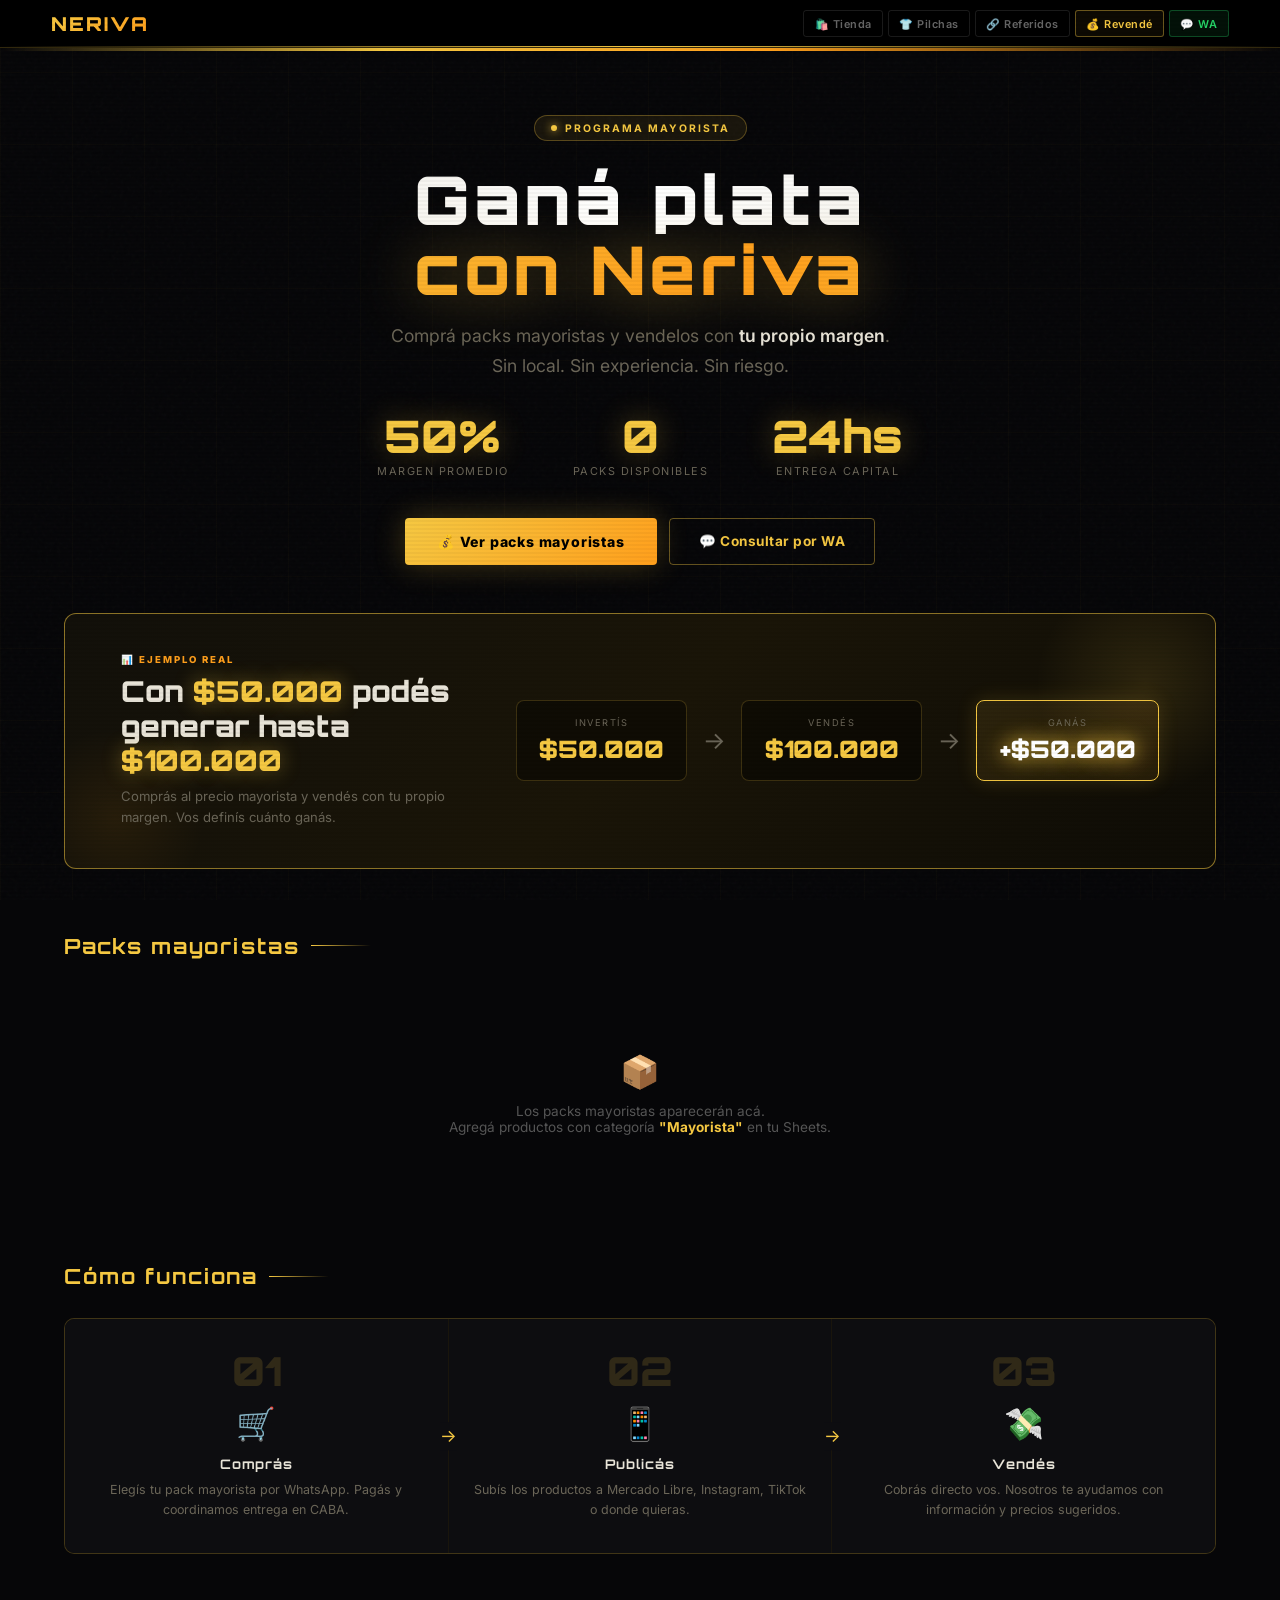
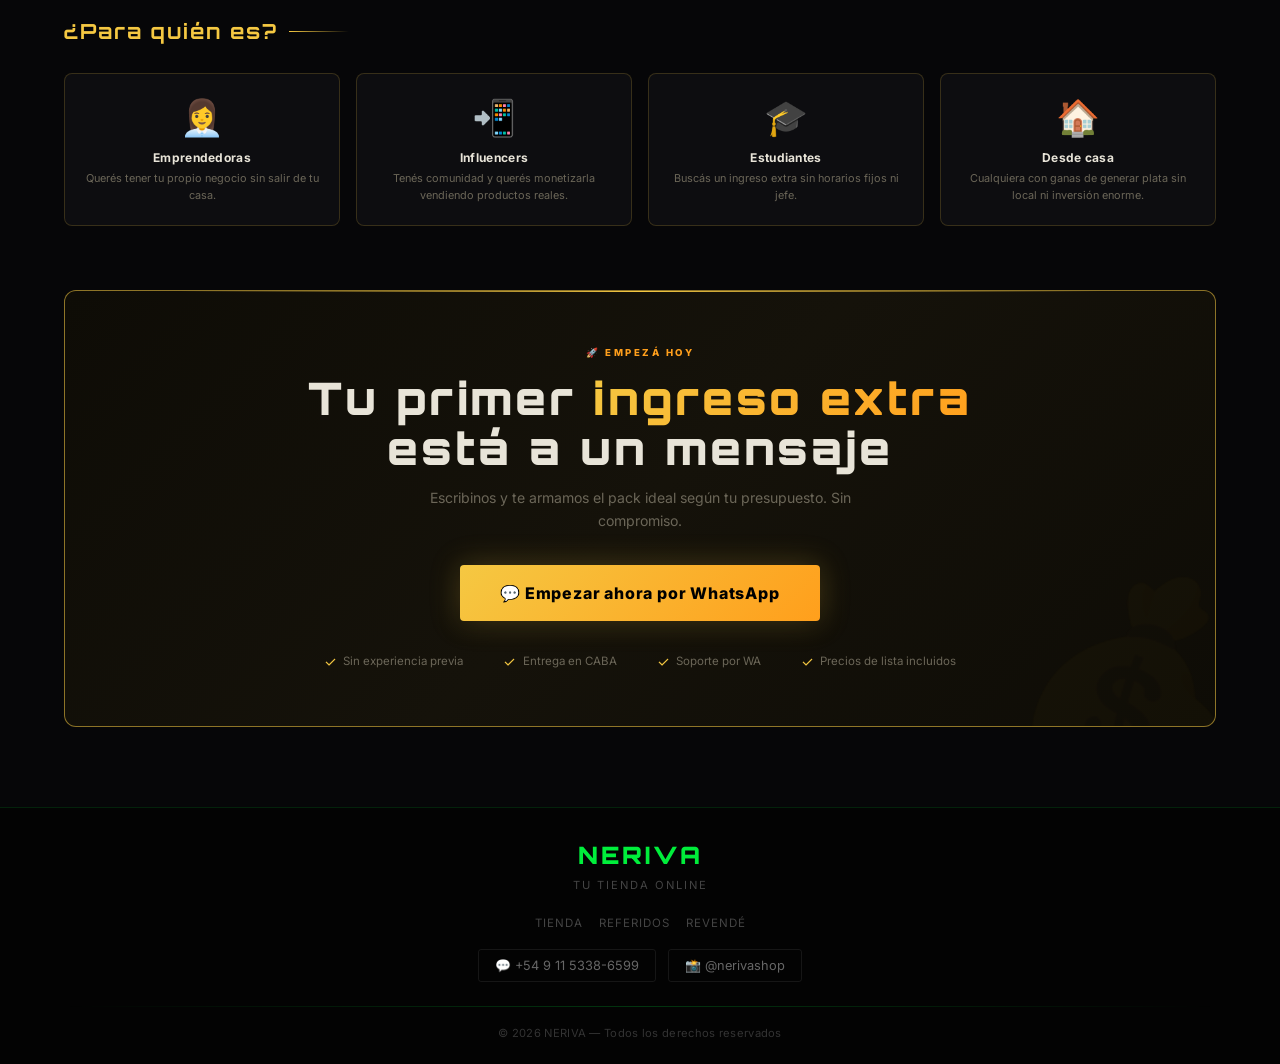
<file: revendedores_index.html>
<!DOCTYPE html>
<html lang="es">
<head>
    <meta charset="UTF-8">
    <meta name="viewport" content="width=device-width, initial-scale=1.0, maximum-scale=1.0, user-scalable=no">
    <title>NERIVA - Revendé con Nosotros</title>
    <link rel="icon" type="image/png" href="https://i.postimg.cc/gjz4jfm1/Neriva-Logo.png">
    <link rel="stylesheet" href="shared.css">
    <style>
        /* Variables mayorista */
        :root {
            --mw-accent:    #f5c842;
            --mw-accent2:   #ff9f1c;
            --mw-bg:        #060608;
            --mw-card:      #0d0d10;
            --mw-border:    rgba(245,200,66,0.18);
            --mw-border-hi: rgba(245,200,66,0.55);
            --mw-glow:      rgba(245,200,66,0.22);
            --mw-text:      #e8e4d8;
            --mw-muted:     #6b6658;
        }

        body { background: var(--mw-bg); }

        /* Scanline dorado para esta página */
        header { border-bottom-color: rgba(245,200,66,0.2); }
        header::after { background: linear-gradient(90deg, transparent, var(--mw-accent), transparent); }
        .header-logo { background: linear-gradient(135deg, var(--mw-accent) 0%, var(--mw-accent2) 100%); -webkit-background-clip: text; background-clip: text; }

        /* Noise overlay */
        #mayorista-bg {
            position: fixed;
            inset: 0;
            background-image: url("data:image/svg+xml,%3Csvg viewBox='0 0 256 256' xmlns='http://www.w3.org/2000/svg'%3E%3Cfilter id='n'%3E%3CfeTurbulence type='fractalNoise' baseFrequency='0.9' numOctaves='4' stitchTiles='stitch'/%3E%3C/filter%3E%3Crect width='100%25' height='100%25' filter='url(%23n)' opacity='0.035'/%3E%3C/svg%3E");
            pointer-events: none;
            z-index: 0;
            opacity: 0.6;
        }
        #mayorista-grid {
            position: fixed;
            inset: 0;
            background-image: linear-gradient(rgba(245,200,66,0.025) 1px, transparent 1px), linear-gradient(90deg, rgba(245,200,66,0.025) 1px, transparent 1px);
            background-size: 72px 72px;
            pointer-events: none;
            z-index: 0;
        }

        .mw-divider-top { width:100%; height:3px; background: linear-gradient(90deg, transparent 0%, var(--mw-accent) 30%, var(--mw-accent2) 60%, transparent 100%); position:relative; z-index:2; }

        /* Content wrapper */
        .mw-page { position: relative; z-index: 1; }
        .mw-inner { max-width: 1280px; margin: 0 auto; padding: 0 5%; }

        /* ── HERO ── */
        .mw-hero { padding: 4rem 0 3rem; text-align: center; }
        .mw-hero-eyebrow {
            display: inline-flex;
            align-items: center;
            gap: 0.5rem;
            background: rgba(245,200,66,0.08);
            border: 1px solid rgba(245,200,66,0.3);
            border-radius: 20px;
            padding: 0.35rem 1rem;
            font-size: 0.65rem;
            font-weight: 700;
            letter-spacing: 2px;
            text-transform: uppercase;
            color: var(--mw-accent);
            margin-bottom: 1.4rem;
        }
        .mw-hero-eyebrow::before { content:''; width:6px; height:6px; border-radius:50%; background:var(--mw-accent); box-shadow:0 0 8px var(--mw-accent); animation: pulse-dot 2s ease-in-out infinite; }
        @keyframes pulse-dot { 0%,100%{opacity:1;transform:scale(1);}50%{opacity:0.5;transform:scale(0.7);} }

        .mw-hero-title { font-family:'Orbitron',monospace; font-size:clamp(2rem,7vw,4.2rem); font-weight:900; line-height:1.05; letter-spacing:clamp(1px,1.5vw,4px); margin-bottom:1rem; }
        .mw-hero-title .line1 { display:block; background:linear-gradient(135deg,var(--mw-text) 0%,#fff 50%,var(--mw-text) 100%); -webkit-background-clip:text; -webkit-text-fill-color:transparent; background-clip:text; }
        .mw-hero-title .line2 { display:block; background:linear-gradient(135deg,var(--mw-accent) 0%,var(--mw-accent2) 60%,var(--mw-accent) 100%); -webkit-background-clip:text; -webkit-text-fill-color:transparent; background-clip:text; filter:drop-shadow(0 0 30px rgba(245,200,66,0.4)); }

        .mw-hero-sub { font-size:clamp(0.9rem,2.5vw,1.1rem); color:var(--mw-muted); max-width:560px; margin:0 auto 2rem; line-height:1.75; }
        .mw-hero-sub strong { color:var(--mw-text); font-weight:600; }

        .mw-stats { display:flex; justify-content:center; gap:clamp(1.5rem,5vw,4rem); flex-wrap:wrap; margin-bottom:2.5rem; }
        .mw-stat { text-align:center; }
        .mw-stat-num { font-family:'Orbitron',monospace; font-size:clamp(1.6rem,5vw,2.8rem); font-weight:900; color:var(--mw-accent); line-height:1; text-shadow:0 0 30px rgba(245,200,66,0.3); }
        .mw-stat-label { font-size:0.68rem; color:var(--mw-muted); letter-spacing:1.5px; text-transform:uppercase; margin-top:0.3rem; }

        .mw-hero-cta-group { display:flex; gap:0.8rem; justify-content:center; flex-wrap:wrap; }
        .mw-btn-primary { background:linear-gradient(135deg,var(--mw-accent) 0%,var(--mw-accent2) 100%); color:#000; font-weight:800; font-size:0.88rem; letter-spacing:0.8px; padding:0.9rem 2rem; border-radius:4px; border:none; cursor:pointer; text-decoration:none; display:inline-flex; align-items:center; gap:0.5rem; transition:all 0.25s; box-shadow:0 0 30px rgba(245,200,66,0.25),0 4px 20px rgba(0,0,0,0.4); }
        .mw-btn-primary:hover { transform:translateY(-2px); box-shadow:0 0 50px rgba(245,200,66,0.45),0 8px 30px rgba(0,0,0,0.5); }
        .mw-btn-primary:active { transform:scale(0.98); }
        .mw-btn-secondary { background:transparent; color:var(--mw-accent); font-weight:700; font-size:0.85rem; letter-spacing:0.5px; padding:0.9rem 1.8rem; border-radius:4px; border:1.5px solid rgba(245,200,66,0.4); cursor:pointer; text-decoration:none; display:inline-flex; align-items:center; gap:0.5rem; transition:all 0.25s; }
        .mw-btn-secondary:hover { border-color:var(--mw-accent); background:rgba(245,200,66,0.06); }

        /* ── CALC BANNER ── */
        .mw-calc-banner { margin:0 0 4rem; background:linear-gradient(135deg,#12100a 0%,#1a1508 50%,#0e0c06 100%); border:1px solid var(--mw-border-hi); border-radius:12px; padding:2.5rem clamp(1.5rem,5%,3.5rem); position:relative; overflow:hidden; }
        .mw-calc-banner::before { content:''; position:absolute; top:-40px; right:-40px; width:220px; height:220px; background:radial-gradient(circle,rgba(245,200,66,0.12) 0%,transparent 70%); pointer-events:none; }
        .mw-calc-banner::after { content:''; position:absolute; bottom:-40px; left:-40px; width:180px; height:180px; background:radial-gradient(circle,rgba(255,159,28,0.08) 0%,transparent 70%); pointer-events:none; }
        .mw-calc-inner { position:relative; z-index:1; display:flex; align-items:center; justify-content:space-between; gap:2rem; flex-wrap:wrap; }
        .mw-calc-left { flex:1; min-width:260px; }
        .mw-calc-tag { font-size:0.6rem; font-weight:800; letter-spacing:2px; text-transform:uppercase; color:var(--mw-accent2); margin-bottom:0.6rem; }
        .mw-calc-title { font-family:'Orbitron',monospace; font-size:clamp(1.1rem,4vw,1.8rem); font-weight:900; line-height:1.2; color:var(--mw-text); margin-bottom:0.5rem; }
        .mw-calc-title span { color:var(--mw-accent); text-shadow:0 0 20px rgba(245,200,66,0.4); }
        .mw-calc-sub { font-size:0.82rem; color:var(--mw-muted); line-height:1.6; }
        .mw-calc-right { display:flex; gap:1rem; flex-wrap:wrap; align-items:center; }
        .mw-calc-pill { background:rgba(0,0,0,0.4); border:1px solid rgba(245,200,66,0.2); border-radius:8px; padding:1rem 1.4rem; text-align:center; min-width:120px; }
        .mw-calc-pill-label { font-size:0.58rem; letter-spacing:1.5px; text-transform:uppercase; color:var(--mw-muted); margin-bottom:0.4rem; }
        .mw-calc-pill-num { font-family:'Orbitron',monospace; font-size:clamp(1rem,3vw,1.5rem); font-weight:900; color:var(--mw-accent); }
        .mw-calc-pill.highlight { background:linear-gradient(135deg,rgba(245,200,66,0.1),rgba(255,159,28,0.08)); border-color:var(--mw-accent); box-shadow:0 0 20px rgba(245,200,66,0.15); }
        .mw-calc-pill.highlight .mw-calc-pill-num { color:#fff; text-shadow:0 0 20px var(--mw-accent); }
        .mw-calc-arrow { font-size:1.5rem; color:var(--mw-muted); flex-shrink:0; }

        /* ── PACKS ── */
        .mw-packs-section { margin-bottom:4rem; }
        .mw-section-header { display:flex; align-items:center; justify-content:space-between; margin-bottom:1.8rem; flex-wrap:wrap; gap:0.8rem; }
        .mw-section-title { font-family:'Orbitron',monospace; font-size:clamp(0.9rem,3vw,1.3rem); font-weight:700; letter-spacing:2px; color:var(--mw-accent); display:flex; align-items:center; gap:0.7rem; }
        .mw-section-title::after { content:''; display:block; width:60px; height:1px; background:linear-gradient(90deg,var(--mw-accent),transparent); }
        .mw-packs-count { font-size:0.7rem; color:var(--mw-muted); letter-spacing:1px; }

        .mw-packs-grid { display:grid; grid-template-columns:1fr; gap:1.2rem; }
        @media (min-width:640px)  { .mw-packs-grid { grid-template-columns:1fr 1fr; gap:1.4rem; } }
        @media (min-width:1024px) { .mw-packs-grid { grid-template-columns:repeat(3,1fr); gap:1.6rem; } }

        .mw-pack-card { background:var(--mw-card); border:1px solid var(--mw-border); border-radius:10px; overflow:hidden; position:relative; transition:border-color 0.3s,box-shadow 0.3s,transform 0.2s; cursor:pointer; display:flex; flex-direction:column; }
        .mw-pack-card:hover { border-color:var(--mw-border-hi); box-shadow:0 0 0 1px rgba(245,200,66,0.2),0 0 40px var(--mw-glow),0 20px 50px rgba(0,0,0,0.5); transform:translateY(-4px); }
        .mw-pack-card:active { transform:scale(0.99); }
        .mw-pack-card::before { content:''; position:absolute; top:0; left:0; right:0; height:3px; background:linear-gradient(90deg,var(--mw-accent),var(--mw-accent2)); opacity:0; transition:opacity 0.3s; z-index:2; }
        .mw-pack-card:hover::before, .mw-pack-card.destacado::before { opacity:1; }

        .mw-pack-imagen { width:100%; aspect-ratio:16/9; background:#050505; overflow:hidden; position:relative; flex-shrink:0; }
        .mw-pack-imagen img { width:100%; height:100%; object-fit:cover; display:block; transition:transform 0.5s ease; }
        .mw-pack-card:hover .mw-pack-imagen img { transform:scale(1.05); }
        .mw-pack-no-img { width:100%; height:100%; display:flex; align-items:center; justify-content:center; font-size:3rem; background:linear-gradient(135deg,#0e0c06,#0a0900); color:rgba(245,200,66,0.12); }

        .mw-pack-badge { position:absolute; top:10px; left:10px; font-size:0.55rem; font-weight:900; letter-spacing:1.5px; text-transform:uppercase; padding:0.28rem 0.7rem; border-radius:2px; z-index:3; font-family:'Orbitron',monospace; }
        .mw-badge-recomendado { background:linear-gradient(135deg,var(--mw-accent),var(--mw-accent2)); color:#000; box-shadow:0 0 14px rgba(245,200,66,0.5); }
        .mw-badge-ganancia { background:#00c47d; color:#000; box-shadow:0 0 14px rgba(0,196,125,0.5); }
        .mw-badge-mejor { background:var(--red); color:#fff; box-shadow:0 0 14px rgba(255,59,59,0.5); animation:pulse-badge 1.8s ease-in-out infinite; }
        @keyframes pulse-badge { 0%,100%{box-shadow:0 0 10px rgba(255,59,59,0.4);}50%{box-shadow:0 0 22px rgba(255,59,59,0.7);} }
        .mw-pack-min-tag { position:absolute; bottom:10px; right:10px; background:rgba(0,0,0,0.7); border:1px solid rgba(245,200,66,0.3); color:var(--mw-accent); font-size:0.55rem; font-weight:700; padding:0.2rem 0.5rem; border-radius:2px; z-index:3; backdrop-filter:blur(4px); }

        .mw-pack-body { padding:1.1rem 1.2rem 1.3rem; display:flex; flex-direction:column; flex:1; }
        .mw-pack-nombre { font-family:'Orbitron',monospace; font-size:clamp(0.8rem,2.5vw,1rem); font-weight:700; color:var(--mw-text); letter-spacing:0.5px; line-height:1.2; margin-bottom:0.6rem; }

        .mw-pack-items { background:rgba(245,200,66,0.04); border:1px solid rgba(245,200,66,0.1); border-radius:6px; padding:0.7rem 0.9rem; margin-bottom:0.9rem; }
        .mw-pack-items-title { font-size:0.56rem; font-weight:700; letter-spacing:1.5px; text-transform:uppercase; color:rgba(245,200,66,0.5); margin-bottom:0.45rem; }
        .mw-pack-item-row { display:flex; align-items:center; gap:0.5rem; font-size:0.73rem; color:#999; padding:0.15rem 0; }
        .mw-pack-item-dot { width:4px; height:4px; border-radius:50%; background:var(--mw-accent); flex-shrink:0; box-shadow:0 0 5px rgba(245,200,66,0.5); }

        .mw-pack-financiero { display:grid; grid-template-columns:1fr 1fr; gap:0.5rem; margin-bottom:1rem; }
        .mw-fin-item { background:rgba(0,0,0,0.3); border:1px solid rgba(255,255,255,0.06); border-radius:5px; padding:0.6rem 0.8rem; }
        .mw-fin-item.ganancia-item { background:rgba(0,196,125,0.07); border-color:rgba(0,196,125,0.2); grid-column:1/-1; }
        .mw-fin-label { font-size:0.55rem; letter-spacing:1.2px; text-transform:uppercase; color:var(--mw-muted); margin-bottom:0.3rem; }
        .mw-fin-valor { font-family:'Orbitron',monospace; font-size:clamp(0.85rem,3vw,1.1rem); font-weight:700; color:var(--mw-accent); }
        .mw-fin-item.ganancia-item .mw-fin-valor { color:#00e888; text-shadow:0 0 15px rgba(0,232,136,0.3); font-size:clamp(1rem,3.5vw,1.3rem); }
        .mw-fin-sub { font-size:0.6rem; color:var(--mw-muted); margin-top:0.15rem; }

        .mw-potencial-bar { margin-bottom:1rem; }
        .mw-potencial-header { display:flex; justify-content:space-between; align-items:center; margin-bottom:0.4rem; }
        .mw-potencial-label { font-size:0.58rem; letter-spacing:1px; text-transform:uppercase; color:var(--mw-muted); }
        .mw-potencial-pct { font-family:'Orbitron',monospace; font-size:0.7rem; font-weight:700; color:#00e888; }
        .mw-bar-track { height:5px; background:rgba(255,255,255,0.07); border-radius:3px; overflow:hidden; }
        .mw-bar-fill { height:100%; border-radius:3px; background:linear-gradient(90deg,#00c47d,#00e888); box-shadow:0 0 8px rgba(0,232,136,0.4); width:0%; transition:width 1.2s cubic-bezier(0.4,0,0.2,1); }

        .mw-pack-cta { margin-top:auto; background:linear-gradient(135deg,#12100a,#1a1508); border:1.5px solid rgba(245,200,66,0.35); color:var(--mw-accent); padding:0.78rem 1rem; border-radius:5px; display:flex; align-items:center; justify-content:center; gap:0.5rem; font-weight:800; font-size:0.78rem; letter-spacing:0.8px; transition:all 0.25s; cursor:pointer; text-decoration:none; box-shadow:0 0 15px rgba(245,200,66,0.08); }
        .mw-pack-cta:hover { background:linear-gradient(135deg,var(--mw-accent),var(--mw-accent2)); color:#000; border-color:transparent; box-shadow:0 0 30px rgba(245,200,66,0.4); }
        .mw-pack-cta:active { transform:scale(0.98); }

        .mw-packs-loading, .mw-packs-empty { grid-column:1/-1; text-align:center; padding:4rem 2rem; color:var(--mw-muted); }
        .mw-loading-dots { display:inline-flex; gap:0.4rem; margin-bottom:0.8rem; }
        .mw-loading-dots span { width:8px; height:8px; border-radius:50%; background:var(--mw-accent); opacity:0.3; animation:ldot 1.2s ease-in-out infinite; }
        .mw-loading-dots span:nth-child(2){animation-delay:0.2s;}
        .mw-loading-dots span:nth-child(3){animation-delay:0.4s;}
        @keyframes ldot{0%,80%,100%{opacity:0.2;transform:scale(0.8);}40%{opacity:1;transform:scale(1.1);}}

        /* ── CÓMO FUNCIONA ── */
        .mw-como-section { margin-bottom:4rem; }
        .mw-steps-grid { display:grid; grid-template-columns:1fr; gap:1px; background:rgba(245,200,66,0.08); border:1px solid var(--mw-border); border-radius:10px; overflow:hidden; margin-top:1.8rem; }
        @media (min-width:640px) { .mw-steps-grid { grid-template-columns:repeat(3,1fr); } }
        .mw-step { background:var(--mw-card); padding:2rem 1.5rem; display:flex; flex-direction:column; align-items:center; text-align:center; position:relative; transition:background 0.25s; }
        .mw-step:hover { background:#101010; }
        @media (min-width:640px) { .mw-step:not(:last-child)::after { content:'→'; position:absolute; right:-0.6rem; top:50%; transform:translateY(-50%); font-size:1.1rem; color:var(--mw-accent); z-index:3; background:var(--mw-card); padding:0.2rem 0; } }
        .mw-step-num { font-family:'Orbitron',monospace; font-size:2.5rem; font-weight:900; color:var(--mw-accent); opacity:0.15; line-height:1; margin-bottom:0.8rem; }
        .mw-step-icon { font-size:2rem; margin-bottom:0.8rem; }
        .mw-step-title { font-family:'Orbitron',monospace; font-size:0.82rem; font-weight:700; letter-spacing:1px; color:var(--mw-text); margin-bottom:0.5rem; }
        .mw-step-desc { font-size:0.78rem; color:var(--mw-muted); line-height:1.65; }

        /* ── ¿PARA QUIÉN? ── */
        .mw-quienes-section { margin-bottom:4rem; }
        .mw-quienes-grid { display:grid; grid-template-columns:1fr 1fr; gap:0.8rem; margin-top:1.8rem; }
        @media (min-width:768px) { .mw-quienes-grid { grid-template-columns:repeat(4,1fr); gap:1rem; } }
        .mw-quien-card { background:var(--mw-card); border:1px solid var(--mw-border); border-radius:8px; padding:1.4rem 1rem; text-align:center; transition:border-color 0.25s,background 0.25s; }
        .mw-quien-card:hover { border-color:rgba(245,200,66,0.35); background:#101010; }
        .mw-quien-icon { font-size:2.2rem; display:block; margin-bottom:0.7rem; }
        .mw-quien-label { font-size:0.75rem; font-weight:700; color:var(--mw-text); margin-bottom:0.3rem; letter-spacing:0.3px; }
        .mw-quien-desc { font-size:0.68rem; color:var(--mw-muted); line-height:1.5; }

        /* ── CTA FINAL ── */
        .mw-cta-final { margin-bottom:5rem; background:linear-gradient(135deg,#0e0c06 0%,#15120a 50%,#0e0c06 100%); border:1px solid var(--mw-border-hi); border-radius:12px; padding:3.5rem clamp(1.5rem,6%,4rem); text-align:center; position:relative; overflow:hidden; }
        .mw-cta-final::before { content:''; position:absolute; top:0; left:50%; transform:translateX(-50%); width:80%; height:1px; background:linear-gradient(90deg,transparent,var(--mw-accent),transparent); }
        .mw-cta-final::after { content:'💰'; position:absolute; font-size:12rem; opacity:0.025; right:-2rem; bottom:-3rem; pointer-events:none; line-height:1; }
        .mw-cta-final-tag { font-size:0.6rem; font-weight:800; letter-spacing:2.5px; text-transform:uppercase; color:var(--mw-accent2); margin-bottom:1rem; display:block; }
        .mw-cta-final-title { font-family:'Orbitron',monospace; font-size:clamp(1.4rem,5vw,2.8rem); font-weight:900; letter-spacing:clamp(1px,1vw,3px); color:var(--mw-text); margin-bottom:0.8rem; line-height:1.1; }
        .mw-cta-final-title span { background:linear-gradient(135deg,var(--mw-accent),var(--mw-accent2)); -webkit-background-clip:text; -webkit-text-fill-color:transparent; background-clip:text; }
        .mw-cta-final-sub { color:var(--mw-muted); font-size:0.88rem; max-width:460px; margin:0 auto 2rem; line-height:1.7; }
        .mw-garantias { display:flex; justify-content:center; gap:clamp(1rem,4vw,2.5rem); flex-wrap:wrap; margin-top:2rem; }
        .mw-garantia-item { display:flex; align-items:center; gap:0.4rem; font-size:0.72rem; color:var(--mw-muted); }
        .mw-garantia-icon { color:var(--mw-accent); font-size:0.9rem; }

        /* ── MODAL MAYORISTA ── */
        .mw-modal { display:none; position:fixed; inset:0; background:rgba(0,0,0,0.88); z-index:2500; backdrop-filter:blur(12px); -webkit-backdrop-filter:blur(12px); }
        .mw-modal.active { display:flex; align-items:flex-end; justify-content:center; }
        @media (min-width:769px) { .mw-modal.active { align-items:center; padding:2rem; } }
        .mw-modal-content { background:linear-gradient(145deg,#0d0c08 0%,#090907 100%); border:1px solid var(--mw-border-hi); width:100%; max-width:820px; border-radius:12px 12px 0 0; max-height:92vh; overflow-y:auto; -webkit-overflow-scrolling:touch; animation:sheetUpMW 0.35s cubic-bezier(0.4,0,0.2,1); position:relative; box-shadow:0 0 80px rgba(245,200,66,0.12); }
        @media (min-width:769px) { .mw-modal-content { border-radius:10px; max-height:88vh; animation:modalInMW 0.3s cubic-bezier(0.4,0,0.2,1); } }
        @keyframes sheetUpMW { from{opacity:0;transform:translateY(40px);}to{opacity:1;transform:translateY(0);} }
        @keyframes modalInMW { from{opacity:0;transform:scale(0.97) translateY(15px);}to{opacity:1;transform:scale(1) translateY(0);} }
        .mw-modal-drag { width:40px; height:4px; background:rgba(255,255,255,0.12); border-radius:2px; margin:0.8rem auto 0; }
        @media (min-width:769px) { .mw-modal-drag { display:none; } }
        .mw-modal-close { position:absolute; top:0.8rem; right:0.8rem; background:rgba(255,255,255,0.06); border:1px solid rgba(255,255,255,0.12); color:#fff; width:36px; height:36px; border-radius:50%; cursor:pointer; font-size:1rem; z-index:10; display:flex; align-items:center; justify-content:center; transition:all 0.2s; }
        .mw-modal-close:hover { background:#c0392b; border-color:#c0392b; transform:rotate(90deg); }
        .mw-modal-body { padding:1.2rem 1.4rem 2.5rem; }
        @media (min-width:769px) { .mw-modal-body { padding:2.5rem; } }
        .mw-modal-img { width:100%; aspect-ratio:16/9; border-radius:8px; overflow:hidden; border:1px solid var(--mw-border); margin-bottom:1.5rem; }
        .mw-modal-img img { width:100%; height:100%; object-fit:cover; display:block; }
        .mw-modal-img-empty { width:100%; height:100%; display:flex; align-items:center; justify-content:center; font-size:4rem; background:#050500; }
        .mw-modal-tag { font-size:0.58rem; font-weight:800; letter-spacing:2px; text-transform:uppercase; color:var(--mw-accent2); margin-bottom:0.5rem; }
        .mw-modal-title { font-family:'Orbitron',monospace; font-size:clamp(1.1rem,5vw,1.8rem); font-weight:900; color:var(--mw-text); letter-spacing:0.5px; margin-bottom:0.6rem; padding-right:2.5rem; }
        .mw-modal-desc { color:var(--mw-muted); font-size:0.83rem; line-height:1.8; margin-bottom:1.4rem; }
        .mw-modal-financiero { display:grid; grid-template-columns:repeat(2,1fr); gap:0.8rem; margin-bottom:1.5rem; }
        @media (min-width:500px) { .mw-modal-financiero { grid-template-columns:repeat(4,1fr); } }
        .mw-modal-fin-box { background:rgba(0,0,0,0.4); border:1px solid rgba(255,255,255,0.07); border-radius:6px; padding:0.9rem 0.8rem; text-align:center; }
        .mw-modal-fin-box.green-box { background:rgba(0,196,125,0.08); border-color:rgba(0,196,125,0.25); }
        .mw-modal-fin-label { font-size:0.55rem; letter-spacing:1.5px; text-transform:uppercase; color:var(--mw-muted); margin-bottom:0.4rem; }
        .mw-modal-fin-val { font-family:'Orbitron',monospace; font-size:clamp(0.9rem,3vw,1.2rem); font-weight:900; color:var(--mw-accent); }
        .mw-modal-fin-box.green-box .mw-modal-fin-val { color:#00e888; }
        .mw-modal-items-box { background:rgba(245,200,66,0.04); border:1px solid rgba(245,200,66,0.12); border-radius:6px; padding:1rem 1.1rem; margin-bottom:1.4rem; }
        .mw-modal-items-title { font-size:0.6rem; font-weight:700; letter-spacing:1.5px; text-transform:uppercase; color:rgba(245,200,66,0.5); margin-bottom:0.7rem; }
        .mw-modal-item-row { display:flex; align-items:center; gap:0.6rem; font-size:0.8rem; color:#bbb; padding:0.35rem 0; border-bottom:1px solid rgba(255,255,255,0.04); }
        .mw-modal-item-row:last-child { border-bottom:none; }
        .mw-modal-dot { width:5px; height:5px; border-radius:50%; background:var(--mw-accent); flex-shrink:0; box-shadow:0 0 6px rgba(245,200,66,0.5); }
        .mw-modal-cta { background:linear-gradient(135deg,var(--mw-accent),var(--mw-accent2)); color:#000; padding:1rem 2rem; border-radius:5px; text-decoration:none; display:block; font-weight:900; font-size:0.9rem; letter-spacing:0.8px; text-align:center; transition:all 0.25s; box-shadow:0 0 30px rgba(245,200,66,0.3); border:none; cursor:pointer; width:100%; }
        .mw-modal-cta:hover { transform:translateY(-2px); box-shadow:0 0 50px rgba(245,200,66,0.5); }
        .mw-modal-cta:active { transform:scale(0.98); }

        /* Reveal */
        .mw-reveal { opacity:0; transform:translateY(28px); transition:opacity 0.6s ease,transform 0.6s ease; }
        .mw-reveal.visible { opacity:1; transform:translateY(0); }
        .mw-reveal-card { opacity:0; transform:translateY(24px); transition:opacity 0.5s ease,transform 0.5s ease; }
        .mw-reveal-card.visible { opacity:1; transform:translateY(0); }
    </style>
</head>
<body>

<!-- Background effects -->
<div id="mayorista-bg"></div>
<div id="mayorista-grid"></div>

<header>
    <a href="/" class="header-logo">NERIVA</a>
    <nav class="header-nav">
        <a href="/" class="header-nav-link">🛍️ Tienda</a>
         <a href="/pilchas" class="header-nav-link">👕 Pilchas</a>
        <a href="/referidos" class="header-nav-link">🔗 Referidos</a>
        <a href="/revendedores" class="header-nav-link active" style="color:var(--mw-accent);border-color:rgba(245,200,66,0.4);background:rgba(245,200,66,0.05);">💰 Revendé</a>
        <a href="https://wa.me/5491128330853" target="_blank" class="header-nav-link wa">💬 WA</a>
    </nav>
</header>

<div class="mw-divider-top"></div>

<div class="mw-page">
    <div class="mw-inner">

        <!-- HERO -->
        <div class="mw-hero mw-reveal">
            <div class="mw-hero-eyebrow">Programa mayorista</div>
            <h1 class="mw-hero-title">
                <span class="line1">Ganá plata</span>
                <span class="line2">con Neriva</span>
            </h1>
            <p class="mw-hero-sub">
                Comprá packs mayoristas y vendelos con <strong>tu propio margen</strong>.<br>
                Sin local. Sin experiencia. Sin riesgo.
            </p>
            <div class="mw-stats">
                <div class="mw-stat">
                    <div class="mw-stat-num" id="mwStatGanancia">50%</div>
                    <div class="mw-stat-label">Margen promedio</div>
                </div>
                <div class="mw-stat">
                    <div class="mw-stat-num" id="mwStatPacks">—</div>
                    <div class="mw-stat-label">Packs disponibles</div>
                </div>
                <div class="mw-stat">
                    <div class="mw-stat-num">24hs</div>
                    <div class="mw-stat-label">Entrega Capital</div>
                </div>
            </div>
            <div class="mw-hero-cta-group">
                <a href="#mw-packs" class="mw-btn-primary" onclick="document.getElementById('mw-packs').scrollIntoView({behavior:'smooth'});return false;">
                    💰 Ver packs mayoristas
                </a>
                <a href="https://wa.me/5491128330853?text=Hola!%20Me%20interesa%20el%20programa%20mayorista%20de%20Neriva" target="_blank" class="mw-btn-secondary">
                    💬 Consultar por WA
                </a>
            </div>
        </div>

        <!-- CALC BANNER -->
        <div class="mw-calc-banner mw-reveal">
            <div class="mw-calc-inner">
                <div class="mw-calc-left">
                    <div class="mw-calc-tag">📊 Ejemplo real</div>
                    <h3 class="mw-calc-title">
                        Con <span>$50.000</span> podés<br>generar hasta <span>$100.000</span>
                    </h3>
                    <p class="mw-calc-sub">Comprás al precio mayorista y vendés con tu propio margen. Vos definís cuánto ganás.</p>
                </div>
                <div class="mw-calc-right">
                    <div class="mw-calc-pill">
                        <div class="mw-calc-pill-label">Invertís</div>
                        <div class="mw-calc-pill-num">$50.000</div>
                    </div>
                    <div class="mw-calc-arrow">→</div>
                    <div class="mw-calc-pill">
                        <div class="mw-calc-pill-label">Vendés</div>
                        <div class="mw-calc-pill-num">$100.000</div>
                    </div>
                    <div class="mw-calc-arrow">→</div>
                    <div class="mw-calc-pill highlight">
                        <div class="mw-calc-pill-label">Ganás</div>
                        <div class="mw-calc-pill-num">+$50.000</div>
                    </div>
                </div>
            </div>
        </div>

        <!-- PACKS -->
        <div class="mw-packs-section" id="mw-packs">
            <div class="mw-section-header mw-reveal">
                <h3 class="mw-section-title">Packs mayoristas</h3>
                <span class="mw-packs-count" id="mwPacksCount"></span>
            </div>
            <div class="mw-packs-grid" id="mwPacksGrid">
                <div class="mw-packs-loading">
                    <div class="mw-loading-dots"><span></span><span></span><span></span></div>
                    <p style="font-size:0.8rem;">Cargando packs...</p>
                </div>
            </div>
        </div>

        <!-- CÓMO FUNCIONA -->
        <div class="mw-como-section">
            <div class="mw-section-header mw-reveal">
                <h3 class="mw-section-title">Cómo funciona</h3>
            </div>
            <div class="mw-steps-grid mw-reveal">
                <div class="mw-step">
                    <div class="mw-step-num">01</div>
                    <div class="mw-step-icon">🛒</div>
                    <div class="mw-step-title">Comprás</div>
                    <p class="mw-step-desc">Elegís tu pack mayorista por WhatsApp. Pagás y coordinamos entrega en CABA.</p>
                </div>
                <div class="mw-step">
                    <div class="mw-step-num">02</div>
                    <div class="mw-step-icon">📱</div>
                    <div class="mw-step-title">Publicás</div>
                    <p class="mw-step-desc">Subís los productos a Mercado Libre, Instagram, TikTok o donde quieras.</p>
                </div>
                <div class="mw-step">
                    <div class="mw-step-num">03</div>
                    <div class="mw-step-icon">💸</div>
                    <div class="mw-step-title">Vendés</div>
                    <p class="mw-step-desc">Cobrás directo vos. Nosotros te ayudamos con información y precios sugeridos.</p>
                </div>
            </div>
        </div>

        <!-- ¿PARA QUIÉN? -->
        <div class="mw-quienes-section mw-reveal">
            <div class="mw-section-header">
                <h3 class="mw-section-title">¿Para quién es?</h3>
            </div>
            <div class="mw-quienes-grid">
                <div class="mw-quien-card">
                    <span class="mw-quien-icon">👩‍💼</span>
                    <div class="mw-quien-label">Emprendedoras</div>
                    <p class="mw-quien-desc">Querés tener tu propio negocio sin salir de tu casa.</p>
                </div>
                <div class="mw-quien-card">
                    <span class="mw-quien-icon">📲</span>
                    <div class="mw-quien-label">Influencers</div>
                    <p class="mw-quien-desc">Tenés comunidad y querés monetizarla vendiendo productos reales.</p>
                </div>
                <div class="mw-quien-card">
                    <span class="mw-quien-icon">🎓</span>
                    <div class="mw-quien-label">Estudiantes</div>
                    <p class="mw-quien-desc">Buscás un ingreso extra sin horarios fijos ni jefe.</p>
                </div>
                <div class="mw-quien-card">
                    <span class="mw-quien-icon">🏠</span>
                    <div class="mw-quien-label">Desde casa</div>
                    <p class="mw-quien-desc">Cualquiera con ganas de generar plata sin local ni inversión enorme.</p>
                </div>
            </div>
        </div>

        <!-- CTA FINAL -->
        <div class="mw-cta-final mw-reveal">
            <span class="mw-cta-final-tag">🚀 Empezá hoy</span>
            <h2 class="mw-cta-final-title">
                Tu primer <span>ingreso extra</span><br>está a un mensaje
            </h2>
            <p class="mw-cta-final-sub">Escribinos y te armamos el pack ideal según tu presupuesto. Sin compromiso.</p>
            <a href="https://wa.me/5491128330853?text=Hola!%20Quiero%20saber%20m%C3%A1s%20sobre%20los%20packs%20mayoristas%20de%20Neriva" target="_blank" class="mw-btn-primary" style="font-size:1rem;padding:1.1rem 2.5rem;display:inline-flex;">
                💬 Empezar ahora por WhatsApp
            </a>
            <div class="mw-garantias">
                <div class="mw-garantia-item"><span class="mw-garantia-icon">✓</span> Sin experiencia previa</div>
                <div class="mw-garantia-item"><span class="mw-garantia-icon">✓</span> Entrega en CABA</div>
                <div class="mw-garantia-item"><span class="mw-garantia-icon">✓</span> Soporte por WA</div>
                <div class="mw-garantia-item"><span class="mw-garantia-icon">✓</span> Precios de lista incluidos</div>
            </div>
        </div>

    </div><!-- /mw-inner -->
</div><!-- /mw-page -->

<!-- FOOTER -->
<footer>
    <div class="footer-content reveal">
        <div class="footer-logo">NERIVA</div>
        <p class="footer-tagline">Tu tienda online</p>
        <div class="footer-nav-links">
            <a href="/" class="footer-nav-link">Tienda</a>
            <a href="/referidos" class="footer-nav-link">Referidos</a>
            <a href="/revendedores" class="footer-nav-link">Revendé</a>
        </div>
        <div class="footer-contact">
            <a href="https://wa.me/5491128330853" target="_blank" class="footer-link">💬 +54 9 11 5338-6599</a>
            <a href="https://instagram.com/nerivashop" target="_blank" class="footer-link">📸 @nerivashop</a>
        </div>
        <div class="footer-divider"></div>
        <p class="footer-bottom">© 2026 NERIVA — Todos los derechos reservados</p>
    </div>
</footer>

<!-- MODAL MAYORISTA -->
<div class="mw-modal" id="mwModal">
    <div class="mw-modal-content">
        <div class="mw-modal-drag"></div>
        <button class="mw-modal-close" onclick="cerrarMWModal()">✕</button>
        <div class="mw-modal-body">
            <div class="mw-modal-img" id="mwModalImg"></div>
            <div class="mw-modal-tag">PACK MAYORISTA</div>
            <h2 class="mw-modal-title" id="mwModalNombre"></h2>
            <p class="mw-modal-desc" id="mwModalDesc"></p>
            <div class="mw-modal-financiero">
                <div class="mw-modal-fin-box">
                    <div class="mw-modal-fin-label">Precio pack</div>
                    <div class="mw-modal-fin-val" id="mwModalPrecio"></div>
                </div>
                <div class="mw-modal-fin-box">
                    <div class="mw-modal-fin-label">Precio lista</div>
                    <div class="mw-modal-fin-val" id="mwModalPrecioLista" style="color:#555;text-decoration:line-through;font-size:0.9rem;"></div>
                </div>
                <div class="mw-modal-fin-box green-box">
                    <div class="mw-modal-fin-label">Ganancia est.</div>
                    <div class="mw-modal-fin-val" id="mwModalGanancia"></div>
                </div>
                <div class="mw-modal-fin-box green-box">
                    <div class="mw-modal-fin-label">Ingreso pot.</div>
                    <div class="mw-modal-fin-val" id="mwModalIngreso"></div>
                </div>
            </div>
            <div class="mw-modal-items-box" id="mwModalItems"></div>
            <a href="#" class="mw-modal-cta" id="mwModalCTA" target="_blank">
                💬 Quiero este pack por WhatsApp
            </a>
        </div>
    </div>
</div>

<script>
const SHEET_URL_PRODUCTOS = 'https://docs.google.com/spreadsheets/d/11cgwoDZwEC4KqjD-5dOHucJ2wsWvMK2QmDAYQDmXvyQ/gviz/tq?tqx=out:json&sheet=Hoja1';
const WA_NUMBER = '5491128330853';
const MW_CATEGORIAS_VALIDAS = ['mayorista','pack','packs','reventa'];
const MW_COL_PRECIO_LISTA=5, MW_COL_GANANCIA=7, MW_COL_INGRESO=8, MW_COL_BADGE=9, MW_COL_MIN=10, MW_COL_ITEMS_START=11;

let mwPacks = [];

function parsePrice(s){ return parseFloat(String(s||'').replace(/[^\d.]/g,''))||0; }
function esUrlImagen(s){ if(typeof s!=='string') return false; const t=s.trim(); return t.startsWith('http://')||t.startsWith('https://'); }

function esCategoriaMAyorista(cat){
    if(!cat) return false;
    const lower=cat.toLowerCase().trim();
    return MW_CATEGORIAS_VALIDAS.some(v=>lower.includes(v));
}

function normalizarBadge(raw){
    if(!raw) return null;
    const lower=raw.toLowerCase();
    if(lower.includes('recomendado')||lower.includes('recommend')) return 'recomendado';
    if(lower.includes('ganancia')||lower.includes('alta')) return 'ganancia';
    if(lower.includes('mejor')||lower.includes('top')) return 'mejor';
    return null;
}

function parsearFilasMayoristas(rows){
    return rows.map((r,i)=>{
        const c=r.c.map(col=>col?String(col.v||'').trim():'');
        const precio=parsePrice(c[2]);
        const precioLista=parsePrice(c[MW_COL_PRECIO_LISTA])||null;
        const ganancia=c[MW_COL_GANANCIA]||null;
        const ingreso=c[MW_COL_INGRESO]||null;
        const badge=c[MW_COL_BADGE]||null;
        const min=c[MW_COL_MIN]||null;
        const items=[];
        for(let col=MW_COL_ITEMS_START;col<c.length;col++){
            if(c[col]&&!esUrlImagen(c[col])) items.push(c[col]);
        }
        return{id:i+1,nombre:c[0]||'',descripcion:c[3]||'',precio,precioLista:(precioLista>precio)?precioLista:null,imagen:c[4]||'',ganancia,ingreso,badge:normalizarBadge(badge),min,items};
    }).filter(p=>p.nombre&&p.precio>0);
}

async function cargarPacksMayoristas(){
    const urlMayorista=SHEET_URL_PRODUCTOS.replace('sheet=Hoja1','sheet=Mayorista');
    let packsRaw=[];
    try {
        const res=await fetch(urlMayorista,{method:'GET',mode:'cors'});
        const text=await res.text();
        const json=JSON.parse(text.substring(47).slice(0,-2));
        if(json.table&&json.table.rows&&json.table.rows.length>0){
            packsRaw=parsearFilasMayoristas(json.table.rows);
        }
    } catch(e){}

    if(!packsRaw.length){
        try {
            const res=await fetch(SHEET_URL_PRODUCTOS,{method:'GET',mode:'cors'});
            const text=await res.text();
            const json=JSON.parse(text.substring(47).slice(0,-2));
            const todos=json.table.rows.map((r,i)=>{
                const c=r.c.map(col=>col?String(col.v||'').trim():'');
                return{nombre:c[0],descripcion:c[3],precio:parsePrice(c[2]),precioLista:null,imagen:c[4],ganancia:null,ingreso:null,badge:null,min:null,items:[],categoria:c[1]};
            });
            packsRaw=todos.filter(p=>p.nombre&&p.precio>0&&esCategoriaMAyorista(p.categoria));
        } catch(e){}
    }

    mwPacks=packsRaw;
    renderizarPacksMayoristas(mwPacks);
    const statEl=document.getElementById('mwStatPacks');
    if(statEl) statEl.textContent=mwPacks.length||'0';
    const countEl=document.getElementById('mwPacksCount');
    if(countEl) countEl.textContent=mwPacks.length?`${mwPacks.length} pack${mwPacks.length>1?'s':''} disponible${mwPacks.length>1?'s':''}` :'';
}

function renderizarPacksMayoristas(packs){
    const grid=document.getElementById('mwPacksGrid');
    if(!grid) return;
    if(!packs.length){
        grid.innerHTML=`<div class="mw-packs-empty"><div style="font-size:2rem;margin-bottom:0.8rem;">📦</div><p style="font-size:0.85rem;color:#555">Los packs mayoristas aparecerán acá.<br>Agregá productos con categoría <strong style="color:var(--mw-accent)">"Mayorista"</strong> en tu Sheets.</p></div>`;
        return;
    }
    grid.innerHTML='';
    packs.forEach((pack,i)=>{
        const card=document.createElement('div');
        card.className='mw-pack-card mw-reveal-card';
        card.style.transitionDelay=`${i*90}ms`;
        if(pack.badge) card.classList.add('destacado');

        let pct=50;
        if(pack.ganancia&&pack.precio>0){const gNum=parsePrice(pack.ganancia);pct=Math.min(Math.round((gNum/pack.precio)*100),100);}
        else if(pack.precioLista&&pack.precio>0){pct=Math.min(Math.round(((pack.precioLista-pack.precio)/pack.precioLista)*100),100);}

        let badgeHTML='';
        if(pack.badge==='recomendado') badgeHTML=`<div class="mw-pack-badge mw-badge-recomendado">⭐ Recomendado</div>`;
        else if(pack.badge==='ganancia') badgeHTML=`<div class="mw-pack-badge mw-badge-ganancia">💚 Alta ganancia</div>`;
        else if(pack.badge==='mejor') badgeHTML=`<div class="mw-pack-badge mw-badge-mejor">🔥 Mejor opción</div>`;

        const itemsHTML=pack.items.length?`<div class="mw-pack-items"><div class="mw-pack-items-title">✦ Incluye</div>${pack.items.slice(0,4).map(it=>`<div class="mw-pack-item-row"><div class="mw-pack-item-dot"></div><span>${it}</span></div>`).join('')}${pack.items.length>4?`<div style="font-size:0.65rem;color:#555;margin-top:0.3rem">+${pack.items.length-4} más...</div>`:''}</div>` :'';

        const precioFmt=`$${pack.precio.toLocaleString('es-AR')}`;
        const gananciaFmt=pack.ganancia?(typeof pack.ganancia==='number'?`$${pack.ganancia.toLocaleString('es-AR')}`:pack.ganancia):(pack.precioLista?`$${(pack.precioLista-pack.precio).toLocaleString('es-AR')}`:'—');
        const ingresoFmt=pack.ingreso?(typeof pack.ingreso==='number'?`$${pack.ingreso.toLocaleString('es-AR')}`:pack.ingreso):(pack.precioLista?`$${pack.precioLista.toLocaleString('es-AR')}`:'—');

        card.innerHTML=`
            <div class="mw-pack-imagen">
                ${pack.imagen?`<img src="${pack.imagen}" alt="${pack.nombre}" loading="lazy" onerror="this.style.display='none'">`:'<div class="mw-pack-no-img">📦</div>'}
                ${badgeHTML}
                ${pack.min?`<div class="mw-pack-min-tag">${pack.min}</div>`:''}
            </div>
            <div class="mw-pack-body">
                <h3 class="mw-pack-nombre">${pack.nombre}</h3>
                ${itemsHTML}
                <div class="mw-pack-financiero">
                    <div class="mw-fin-item"><div class="mw-fin-label">Precio pack</div><div class="mw-fin-valor">${precioFmt}</div>${pack.precioLista?`<div class="mw-fin-sub">Lista: $${pack.precioLista.toLocaleString('es-AR')}</div>`:''}</div>
                    <div class="mw-fin-item"><div class="mw-fin-label">Ingreso pot.</div><div class="mw-fin-valor" style="color:#00e888">${ingresoFmt}</div></div>
                    <div class="mw-fin-item ganancia-item"><div class="mw-fin-label">Ganancia estimada</div><div class="mw-fin-valor">${gananciaFmt}</div></div>
                </div>
                <div class="mw-potencial-bar">
                    <div class="mw-potencial-header"><span class="mw-potencial-label">Margen de ganancia</span><span class="mw-potencial-pct">${pct}%</span></div>
                    <div class="mw-bar-track"><div class="mw-bar-fill" data-pct="${pct}" style="width:0%"></div></div>
                </div>
                <button class="mw-pack-cta" onclick="abrirMWModal(${i})">💰 Ver este pack</button>
            </div>`;
        grid.appendChild(card);
    });
    mwObserveCards();
    mwObserveBarras();
}

function abrirMWModal(index){
    const pack=mwPacks[index]; if(!pack) return;
    const imgEl=document.getElementById('mwModalImg');
    imgEl.innerHTML=pack.imagen?`<img src="${pack.imagen}" alt="${pack.nombre}" onerror="this.style.display='none'">`:'<div class="mw-modal-img-empty">📦</div>';
    document.getElementById('mwModalNombre').textContent=pack.nombre;
    document.getElementById('mwModalDesc').textContent=pack.descripcion||'Consultá más detalles por WhatsApp.';
    document.getElementById('mwModalPrecio').textContent=`$${pack.precio.toLocaleString('es-AR')}`;
    document.getElementById('mwModalPrecioLista').textContent=pack.precioLista?`$${pack.precioLista.toLocaleString('es-AR')}`:'—';
    const gananciaFmt=pack.ganancia?(typeof pack.ganancia==='number'?`$${pack.ganancia.toLocaleString('es-AR')}`:pack.ganancia):(pack.precioLista?`$${(pack.precioLista-pack.precio).toLocaleString('es-AR')}`:'—');
    const ingresoFmt=pack.ingreso?(typeof pack.ingreso==='number'?`$${pack.ingreso.toLocaleString('es-AR')}`:pack.ingreso):(pack.precioLista?`$${pack.precioLista.toLocaleString('es-AR')}`:'—');
    document.getElementById('mwModalGanancia').textContent=gananciaFmt;
    document.getElementById('mwModalIngreso').textContent=ingresoFmt;
    const itemsEl=document.getElementById('mwModalItems');
    if(pack.items.length){
        itemsEl.innerHTML=`<div class="mw-modal-items-title">✦ Incluye en el pack</div>`+pack.items.map(it=>`<div class="mw-modal-item-row"><div class="mw-modal-dot"></div><span>${it}</span></div>`).join('');
        itemsEl.style.display='block';
    } else{itemsEl.style.display='none';}
    const msgWA=`Hola! Me interesa el pack mayorista: *${pack.nombre}* ($${pack.precio.toLocaleString('es-AR')})${pack.items.length?'\nIncluye: '+pack.items.join(', '):''}`;
    document.getElementById('mwModalCTA').href=`https://wa.me/${WA_NUMBER}?text=${encodeURIComponent(msgWA)}`;
    document.getElementById('mwModal').classList.add('active');
    document.body.style.overflow='hidden';
}

function cerrarMWModal(){ document.getElementById('mwModal').classList.remove('active'); document.body.style.overflow=''; }
document.getElementById('mwModal').addEventListener('click',e=>{if(e.target===e.currentTarget)cerrarMWModal();});
document.addEventListener('keydown',e=>{if(e.key==='Escape')cerrarMWModal();});

(function(){
    const modal=document.getElementById('mwModal');
    const content=modal.querySelector('.mw-modal-content');
    let sy=0;
    content.addEventListener('touchstart',e=>{sy=e.touches[0].clientY;},{passive:true});
    content.addEventListener('touchend',e=>{if(e.changedTouches[0].clientY-sy>80&&content.scrollTop===0)cerrarMWModal();},{passive:true});
})();

// Observers
const mwRevealObserver=new IntersectionObserver(entries=>{
    entries.forEach(e=>{if(e.isIntersecting){e.target.classList.add('visible');mwRevealObserver.unobserve(e.target);}});
},{threshold:0.08});

const mwBarObserver=new IntersectionObserver(entries=>{
    entries.forEach(e=>{
        if(e.isIntersecting){
            const fill=e.target.querySelector('.mw-bar-fill');
            if(fill) fill.style.width=fill.dataset.pct+'%';
            mwBarObserver.unobserve(e.target);
        }
    });
},{threshold:0.3});

const revealObserver=new IntersectionObserver(entries=>{
    entries.forEach(e=>{if(e.isIntersecting){e.target.classList.add('visible');revealObserver.unobserve(e.target);}});
},{threshold:0.08});

function mwObserveAll(){ document.querySelectorAll('.mw-reveal').forEach(el=>mwRevealObserver.observe(el)); }
function mwObserveCards(){ document.querySelectorAll('.mw-reveal-card:not(.visible)').forEach(el=>mwRevealObserver.observe(el)); }
function mwObserveBarras(){ document.querySelectorAll('.mw-potencial-bar').forEach(el=>mwBarObserver.observe(el)); }

mwObserveAll();
document.querySelectorAll('.reveal').forEach(el=>revealObserver.observe(el));
cargarPacksMayoristas();
</script>
</body>
</html>
</file>
<file: ui.css>
/* NERIVA — estilo compartido (portada y relojes)
   Colores, tipografías y piezas que se repiten: menú, botones, carrito, avisos. */

:root {
    --void:   #04050d;
    --deep:   #0a0c1c;
    --panel:  #10132a;
    --ice:    #eaf0ff;
    --dim:    #9aa2c7;
    --faint:  #5d6488;
    --line:   rgba(160, 175, 255, .14);
    --line-2: rgba(160, 175, 255, .28);
    --cyan:   #37f3ff;
    --violet: #7c5cff;
    --pink:   #ff4fd8;
    --lime:   #c8ff3d;
    --wa:     #25d366;
    --sale:   #ff3d71;
    --holo:   linear-gradient(100deg, var(--cyan), var(--violet) 38%, var(--pink) 68%, var(--lime));
    --display: 'Unbounded', 'Arial Black', system-ui, sans-serif;
    --body:    'Manrope', system-ui, -apple-system, 'Segoe UI', sans-serif;
    --max: 1240px;
    --r: 18px;
}

*, *::before, *::after { box-sizing: border-box; margin: 0; padding: 0; }
html { scroll-behavior: smooth; -webkit-text-size-adjust: 100%; }
body {
    background: var(--void);
    color: var(--ice);
    font-family: var(--body);
    font-size: 16px;
    line-height: 1.55;
    overflow-x: hidden;
    -webkit-font-smoothing: antialiased;
}
img { display: block; max-width: 100%; }
button { font: inherit; color: inherit; background: none; border: 0; cursor: pointer; }
a { color: inherit; }
:focus-visible { outline: 2px solid var(--cyan); outline-offset: 3px; border-radius: 8px; }
::selection { background: var(--violet); color: #fff; }
.wrap { max-width: var(--max); margin: 0 auto; padding: 0 18px; }
@media (min-width: 768px) { .wrap { padding: 0 36px; } }

/* ── FONDO VIVO ─────────────────────────────── */
.fx { position: fixed; inset: 0; z-index: -1; overflow: hidden; pointer-events: none; }
.fx canvas { position: absolute; inset: 0; width: 100%; height: 100%; }
.fx i {
    position: absolute; width: 90vmax; height: 90vmax; border-radius: 50%;
    will-change: transform;
}
.fx i:nth-child(1) { left: -35vmax; top: -40vmax; background: radial-gradient(closest-side, rgba(124,92,255,.34), transparent); animation: drift1 26s ease-in-out infinite alternate; }
.fx i:nth-child(2) { right: -45vmax; top: 10vmax; background: radial-gradient(closest-side, rgba(55,243,255,.17), transparent); animation: drift2 32s ease-in-out infinite alternate; }
.fx i:nth-child(3) { left: -20vmax; bottom: -55vmax; background: radial-gradient(closest-side, rgba(255,79,216,.15), transparent); animation: drift1 38s ease-in-out infinite alternate-reverse; }
@keyframes drift1 { to { transform: translate(14vmax, 10vmax) scale(1.15); } }
@keyframes drift2 { to { transform: translate(-16vmax, 8vmax) scale(.9); } }

/* luz que sigue al mouse (solo compu) */
.glow {
    position: fixed; left: 0; top: 0; width: 520px; height: 520px; margin: -260px 0 0 -260px;
    border-radius: 50%; pointer-events: none; z-index: 0; opacity: 0;
    background: radial-gradient(closest-side, rgba(124,92,255,.16), transparent);
    transition: opacity .4s;
}
main, footer { position: relative; z-index: 1; }

/* ── TEXTO HOLOGRÁFICO ──────────────────────── */
.holo-text {
    background: var(--holo); background-size: 220% 100%;
    -webkit-background-clip: text; background-clip: text; color: transparent;
    animation: holoShift 7s linear infinite alternate;
}
@keyframes holoShift { to { background-position: 100% 0; } }

/* ── MENÚ ───────────────────────────────────── */
.nav {
    position: sticky; top: 0; z-index: 50;
    background: rgba(4,5,13,.72);
    backdrop-filter: blur(14px) saturate(1.4); -webkit-backdrop-filter: blur(14px) saturate(1.4);
    border-bottom: 1px solid var(--line);
}
.nav-in { display: flex; align-items: center; gap: 14px; height: 62px; }
.logo { font-family: var(--display); font-weight: 800; font-size: 19px; letter-spacing: .02em; text-decoration: none; }
.logo small { font-family: var(--body); font-weight: 600; font-size: 12px; color: var(--dim); margin-left: 8px; letter-spacing: 0; }
.nav-links { display: none; list-style: none; gap: 2px; margin-left: 22px; }
.nav-links a {
    display: block; padding: 8px 14px; border-radius: 999px;
    font-size: 14px; font-weight: 600; color: var(--dim); text-decoration: none; transition: color .2s, background .2s;
}
.nav-links a:hover { color: var(--ice); background: rgba(160,175,255,.08); }
.nav-links a[aria-current] { color: var(--ice); background: rgba(160,175,255,.1); }
.nav-right { margin-left: auto; display: flex; align-items: center; gap: 8px; }
.cart-btn {
    position: relative; display: inline-flex; align-items: center; gap: 9px; height: 42px; padding: 0 16px;
    border-radius: 999px; border: 1px solid var(--line-2); background: rgba(160,175,255,.06);
    font-size: 14px; font-weight: 700; transition: border-color .2s, transform .15s;
}
.cart-btn:hover { border-color: var(--cyan); }
.cart-btn:active { transform: scale(.95); }
.cart-badge {
    min-width: 22px; height: 22px; padding: 0 6px; border-radius: 999px; background: var(--holo); color: #05060f;
    font-size: 12px; font-weight: 800; display: inline-flex; align-items: center; justify-content: center;
}
.cart-btn.bump { animation: bump .5s cubic-bezier(.3,1.6,.5,1); }
@keyframes bump { 40% { transform: scale(1.14); } }
@media (min-width: 900px) { .nav-links { display: flex; } }

.nav-sub { display: flex; gap: 8px; overflow-x: auto; padding: 0 18px 12px; scrollbar-width: none; }
.nav-sub::-webkit-scrollbar { display: none; }
.nav-sub a {
    flex: 0 0 auto; padding: 7px 15px; border-radius: 999px; border: 1px solid var(--line);
    font-size: 13px; font-weight: 600; color: var(--dim); text-decoration: none;
}
.nav-sub a[aria-current] { color: #05060f; background: var(--ice); border-color: var(--ice); }
@media (min-width: 900px) { .nav-sub { display: none; } }

/* ── BOTONES ────────────────────────────────── */
.btn {
    position: relative; display: inline-flex; align-items: center; justify-content: center; gap: 10px;
    min-height: 54px; padding: 0 26px; border-radius: 999px;
    font-size: 16px; font-weight: 800; text-decoration: none; text-align: center;
    transition: transform .18s, box-shadow .25s, background .2s, border-color .2s;
}
.btn:active { transform: scale(.96); }
.btn-holo { background: var(--holo); background-size: 200% 100%; color: #05060f; box-shadow: 0 10px 40px rgba(124,92,255,.45); }
.btn-holo:hover { background-position: 100% 0; box-shadow: 0 14px 50px rgba(55,243,255,.4); }
.btn-line { border: 1px solid var(--line-2); background: rgba(160,175,255,.05); }
.btn-line:hover { border-color: var(--ice); }
.btn-wa { background: var(--wa); color: #03200e; box-shadow: 0 10px 34px rgba(37,211,102,.35); }
.btn-wa:hover { background: #3ae47a; }
.btn-block { width: 100%; }
.btn-sm { min-height: 44px; padding: 0 18px; font-size: 14px; }

/* ── TÍTULOS DE SECCIÓN ─────────────────────── */
.sec { padding: 56px 0; }
@media (min-width: 768px) { .sec { padding: 88px 0; } }
.sec-head { display: flex; align-items: flex-end; justify-content: space-between; gap: 16px; margin-bottom: 26px; }
.sec-title { font-family: var(--display); font-weight: 700; font-size: clamp(24px, 5.4vw, 46px); line-height: 1.08; letter-spacing: -.02em; overflow-wrap: anywhere; }
.sec-sub { color: var(--dim); margin-top: 10px; max-width: 54ch; }
.sec-link { font-size: 14px; font-weight: 700; color: var(--cyan); text-decoration: none; white-space: nowrap; }
.sec-link:hover { text-decoration: underline; }

/* ── TARJETA CON BRILLO ─────────────────────── */
.card {
    position: relative; display: flex; flex-direction: column; min-width: 0;
    border-radius: var(--r); background: linear-gradient(180deg, rgba(160,175,255,.09), rgba(160,175,255,.03));
    border: 1px solid var(--line); overflow: hidden;
    transform: perspective(900px) rotateX(var(--rx, 0deg)) rotateY(var(--ry, 0deg));
    transition: transform .25s ease-out, border-color .25s, box-shadow .25s;
}
.card::after {
    content: ''; position: absolute; inset: 0; pointer-events: none; opacity: 0; transition: opacity .3s;
    background: radial-gradient(420px circle at var(--mx, 50%) var(--my, 50%), rgba(124,92,255,.28), rgba(55,243,255,.1) 40%, transparent 65%);
    mix-blend-mode: screen;
}
@media (hover: hover) {
    .card:hover { border-color: rgba(124,92,255,.6); box-shadow: 0 24px 60px rgba(4,5,13,.7), 0 0 0 1px rgba(124,92,255,.25); }
    .card:hover::after { opacity: 1; }
}

/* ── AVISOS ─────────────────────────────────── */
.toasts { position: fixed; left: 50%; top: 74px; transform: translateX(-50%); z-index: 200; display: grid; gap: 8px; width: max-content; max-width: calc(100vw - 32px); }
.toast {
    padding: 11px 18px; border-radius: 999px; background: var(--ice); color: #05060f; font-size: 14px; font-weight: 700;
    box-shadow: 0 10px 34px rgba(0,0,0,.5); animation: toastIn .3s cubic-bezier(.3,1.5,.5,1), toastOut .3s 2.3s forwards;
    white-space: nowrap; overflow: hidden; text-overflow: ellipsis;
}
@keyframes toastIn { from { opacity: 0; transform: translateY(-12px) scale(.9); } }
@keyframes toastOut { to { opacity: 0; transform: translateY(-6px); } }

/* ── CARRITO (panel lateral) ────────────────── */
.overlay { position: fixed; inset: 0; z-index: 90; background: rgba(4,5,13,.7); opacity: 0; pointer-events: none; transition: opacity .3s; }
.overlay.on { opacity: 1; pointer-events: auto; }
.drawer {
    position: fixed; top: 0; right: 0; bottom: 0; z-index: 95; width: 100%; max-width: 430px;
    background: var(--deep); border-left: 1px solid var(--line-2);
    display: flex; flex-direction: column; transform: translateX(102%); transition: transform .38s cubic-bezier(.2,.9,.2,1);
}
.drawer.on { transform: none; }
.drawer-head { display: flex; align-items: center; justify-content: space-between; padding: 20px; border-bottom: 1px solid var(--line); }
.drawer-head h3 { font-family: var(--display); font-weight: 700; font-size: 22px; line-height: 1.1; }
.drawer-head small { color: var(--dim); font-size: 13px; }
.x-btn { width: 42px; height: 42px; border-radius: 50%; border: 1px solid var(--line-2); font-size: 18px; flex: 0 0 auto; background: rgba(4,5,13,.6); }
.x-btn:hover { border-color: var(--ice); }
.drawer-items { flex: 1; overflow-y: auto; padding: 6px 20px; }
.ci { display: flex; gap: 14px; padding: 16px 0; border-bottom: 1px solid var(--line); }
.ci-img { width: 76px; height: 76px; border-radius: 12px; object-fit: cover; background: #fff; flex: 0 0 auto; }
.ci-img.contain { object-fit: contain; }
.ci-img-empty { width: 76px; height: 76px; border-radius: 12px; background: var(--panel); display: flex; align-items: center; justify-content: center; font-size: 28px; flex: 0 0 auto; }
.ci-info { flex: 1; min-width: 0; }
.ci-name { font-size: 14px; font-weight: 700; line-height: 1.3; }
.ci-price { font-weight: 800; margin-top: 4px; }
.ci-old { font-size: 12px; color: var(--faint); text-decoration: line-through; }
.qty { display: inline-flex; align-items: center; margin-top: 8px; border: 1px solid var(--line-2); border-radius: 999px; }
.qty button { width: 36px; height: 32px; font-size: 18px; }
.qty span { min-width: 24px; text-align: center; font-weight: 800; font-size: 14px; }
.ci-remove { align-self: flex-start; width: 34px; height: 34px; border-radius: 50%; color: var(--faint); }
.ci-remove:hover { color: var(--ice); background: rgba(160,175,255,.1); }
.drawer-empty { text-align: center; padding: 64px 10px; color: var(--dim); }
.drawer-empty b { display: block; color: var(--ice); font-family: var(--display); font-size: 18px; margin-bottom: 8px; }
.drawer-empty .btn { margin-top: 22px; }
.drawer-foot { padding: 18px 20px calc(18px + env(safe-area-inset-bottom)); border-top: 1px solid var(--line); background: var(--void); }
.sum-row { display: flex; justify-content: space-between; font-size: 14px; color: var(--dim); margin-bottom: 6px; }
.sum-row.save { color: var(--lime); }
.sum-row.total { color: var(--ice); font-size: 22px; font-weight: 800; margin: 10px 0 4px; }
.sum-note { font-size: 13px; color: var(--dim); margin-bottom: 14px; }
.drawer-clear { width: 100%; margin-top: 10px; font-size: 13px; color: var(--faint); padding: 8px; }
.drawer-clear:hover { color: var(--ice); }

/* barra de carrito que aparece abajo */
.cartbar {
    position: fixed; left: 12px; right: 12px; bottom: calc(12px + env(safe-area-inset-bottom)); z-index: 60;
    display: flex; align-items: center; gap: 12px; padding: 10px 10px 10px 20px; border-radius: 999px;
    background: rgba(16,19,42,.92); border: 1px solid var(--line-2);
    backdrop-filter: blur(14px); -webkit-backdrop-filter: blur(14px);
    box-shadow: 0 16px 50px rgba(0,0,0,.6), 0 0 0 1px rgba(124,92,255,.25);
    transform: translateY(160%); transition: transform .45s cubic-bezier(.2,1.2,.3,1);
}
body.has-cart .cartbar { transform: none; }
.cartbar-info { flex: 1; min-width: 0; cursor: pointer; text-align: left; line-height: 1.2; }
.cartbar-info small { display: block; font-size: 12px; color: var(--dim); font-weight: 600; }
.cartbar-info b { font-size: 18px; font-weight: 800; }
@media (min-width: 900px) { .cartbar { left: auto; right: 28px; bottom: 28px; width: 400px; } }

.float-wa {
    position: fixed; right: 16px; bottom: calc(16px + env(safe-area-inset-bottom)); z-index: 59;
    width: 58px; height: 58px; border-radius: 50%; background: var(--wa); color: #fff;
    display: flex; align-items: center; justify-content: center; box-shadow: 0 10px 34px rgba(37,211,102,.45);
    transition: transform .25s, bottom .35s;
}
.float-wa:hover { transform: scale(1.08); }
body.has-cart .float-wa { bottom: calc(92px + env(safe-area-inset-bottom)); }
@media (min-width: 900px) { .float-wa { right: 28px; bottom: 28px; } body.has-cart .float-wa { bottom: 112px; } }

/* ── PIE ────────────────────────────────────── */
footer { border-top: 1px solid var(--line); padding: 48px 0 130px; margin-top: 32px; background: linear-gradient(180deg, transparent, rgba(124,92,255,.07)); }
@media (min-width: 900px) { footer { padding-bottom: 56px; } }
.foot { display: grid; gap: 30px; }
@media (min-width: 768px) { .foot { grid-template-columns: 1.4fr 1fr 1fr; } }
.foot p { color: var(--dim); font-size: 14px; margin-top: 10px; max-width: 34ch; }
.foot h4 { font-size: 13px; font-weight: 700; color: var(--faint); margin-bottom: 12px; }
.foot ul { list-style: none; display: grid; gap: 10px; }
.foot a { color: var(--dim); text-decoration: none; font-size: 15px; }
.foot a:hover { color: var(--ice); }
.copy { margin-top: 34px; padding-top: 20px; border-top: 1px solid var(--line); font-size: 13px; color: var(--faint); }

/* aparecer al bajar */
.rise { opacity: 0; transform: translateY(26px); transition: opacity .7s, transform .7s cubic-bezier(.2,.8,.2,1); }
.rise.in { opacity: 1; transform: none; }

@media (prefers-reduced-motion: reduce) {
    *, *::before, *::after { animation-duration: .01ms !important; animation-iteration-count: 1 !important; transition-duration: .01ms !important; scroll-behavior: auto !important; }
    .rise { opacity: 1; transform: none; }
}
</file>
<file: shared.css>
@import url('https://fonts.googleapis.com/css2?family=Orbitron:wght@400;700;900&family=Inter:wght@300;400;600;700&display=swap');

* { margin: 0; padding: 0; box-sizing: border-box; -webkit-tap-highlight-color: transparent; list-style: none; }

:root {
    --green: #00ff41;
    --green-dim: #00cc33;
    --green-glow: rgba(0, 255, 65, 0.4);
    --green-subtle: rgba(0, 255, 65, 0.08);
    --red: #ff3b3b;
    --red-glow: rgba(255, 59, 59, 0.4);
    --gold: #ffd700;
    --gold-dim: #ffb800;
    --gold-glow: rgba(255, 215, 0, 0.35);
    --black: #000;
    --white: #fff;
    --gray: #777;
    --dark-gray: #080808;
    --mw-accent:    #f5c842;
    --mw-accent2:   #ff9f1c;
    --mw-bg:        #060608;
    --mw-card:      #0d0d10;
    --mw-border:    rgba(245,200,66,0.18);
    --mw-border-hi: rgba(245,200,66,0.55);
    --mw-glow:      rgba(245,200,66,0.22);
    --mw-text:      #e8e4d8;
    --mw-muted:     #6b6658;
}

html { scroll-behavior: smooth; }

body {
    font-family: 'Inter', sans-serif;
    background: #000;
    color: #fff;
    overflow-x: hidden;
    -webkit-font-smoothing: antialiased;
}

body::after {
    content: '';
    position: fixed;
    inset: 0;
    background: repeating-linear-gradient(0deg, transparent, transparent 2px, rgba(0,0,0,0.03) 2px, rgba(0,0,0,0.03) 4px);
    pointer-events: none;
    z-index: 9999;
}

/* ── HEADER ── */
header {
    background: rgba(0,0,0,0.97);
    backdrop-filter: blur(20px);
    -webkit-backdrop-filter: blur(20px);
    border-bottom: 1px solid rgba(0,255,65,0.15);
    padding: 0 4%;
    position: sticky;
    top: 0;
    z-index: 1000;
    display: flex;
    justify-content: space-between;
    align-items: center;
    height: 48px;
}

header::after {
    content: '';
    position: absolute;
    bottom: 0; left: 0; right: 0;
    height: 1px;
    background: linear-gradient(90deg, transparent, var(--green), transparent);
    animation: scanline-h 3s ease-in-out infinite;
}

@keyframes scanline-h { 0%,100% { opacity: 0.3; } 50% { opacity: 1; } }

.header-logo {
    font-family: 'Orbitron', monospace;
    font-size: 1.2rem;
    font-weight: 900;
    background: linear-gradient(135deg, var(--green) 0%, #00dd35 100%);
    -webkit-background-clip: text;
    -webkit-text-fill-color: transparent;
    background-clip: text;
    text-decoration: none;
    letter-spacing: 2px;
}

.header-nav { display: flex; gap: 0.3rem; align-items: center; }

.header-nav-link {
    background: transparent;
    color: #666;
    border: 1px solid rgba(255,255,255,0.1);
    padding: 0.35rem 0.65rem;
    border-radius: 3px;
    text-decoration: none;
    font-weight: 600;
    font-size: 0.68rem;
    letter-spacing: 0.5px;
    transition: all 0.2s;
    white-space: nowrap;
    display: flex;
    align-items: center;
    gap: 0.25rem;
}

.header-nav-link:hover { color: var(--green); border-color: rgba(0,255,65,0.3); }
.header-nav-link.active { color: var(--green); border-color: rgba(0,255,65,0.5); background: rgba(0,255,65,0.05); }
.header-nav-link.wa { background: rgba(37,211,102,0.08); border-color: rgba(37,211,102,0.3); color: #25d366; }
.header-nav-link.wa:hover { background: rgba(37,211,102,0.15); }
.header-nav-link:active { opacity: 0.7; transform: scale(0.97); }

/* ── SCROLL REVEAL ── */
.reveal { opacity: 0; transform: translateY(30px); transition: opacity 0.6s ease, transform 0.6s ease; }
.reveal.visible { opacity: 1; transform: translateY(0); }
.reveal-card { opacity: 0; transform: translateY(30px); transition: opacity 0.5s ease, transform 0.5s ease; }
.reveal-card.visible { opacity: 1; transform: translateY(0); }

/* ── SECTION TITLE ── */
.section-title {
    font-family: 'Orbitron', monospace;
    font-size: 1rem;
    font-weight: 700;
    letter-spacing: 1.5px;
    color: var(--green);
    margin-bottom: 1.2rem;
    display: flex;
    align-items: center;
    gap: 0.8rem;
}
.section-title::after { content: ''; flex: 1; height: 1px; background: linear-gradient(90deg, rgba(0,255,65,0.4), transparent); }

/* ── FOOTER ── */
footer {
    background: #030303;
    border-top: 1px solid rgba(0,255,65,0.12);
    padding: 2rem 5% 1.5rem;
}

.footer-content { max-width: 1400px; margin: 0 auto; text-align: center; }

.footer-logo {
    font-family: 'Orbitron', monospace;
    font-size: 1.5rem;
    font-weight: 900;
    letter-spacing: 3px;
    background: linear-gradient(135deg, var(--green) 0%, #00dd35 100%);
    -webkit-background-clip: text;
    -webkit-text-fill-color: transparent;
    background-clip: text;
    margin-bottom: 0.5rem;
}

.footer-tagline { color: #444; font-size: 0.7rem; letter-spacing: 2px; text-transform: uppercase; margin-bottom: 1.5rem; }

.footer-contact {
    display: flex;
    flex-direction: column;
    gap: 0.6rem;
    align-items: center;
    margin-bottom: 1.5rem;
}

@media (min-width: 500px) { .footer-contact { flex-direction: row; justify-content: center; gap: 0.8rem; } }

.footer-link {
    display: inline-flex;
    align-items: center;
    gap: 0.4rem;
    color: #666;
    text-decoration: none;
    font-size: 0.8rem;
    border: 1px solid rgba(255,255,255,0.08);
    padding: 0.5rem 1rem;
    border-radius: 3px;
    transition: all 0.2s;
    width: 100%;
    justify-content: center;
}

@media (min-width: 500px) { .footer-link { width: auto; } }
.footer-link:active { color: var(--green); border-color: rgba(0,255,65,0.3); }

.footer-nav-links {
    display: flex;
    justify-content: center;
    gap: 1rem;
    margin-bottom: 1.2rem;
    flex-wrap: wrap;
}

.footer-nav-link {
    color: #444;
    text-decoration: none;
    font-size: 0.72rem;
    letter-spacing: 1px;
    text-transform: uppercase;
    transition: color 0.2s;
}
.footer-nav-link:hover { color: var(--green); }

.footer-divider { height: 1px; background: linear-gradient(90deg, transparent, rgba(0,255,65,0.2), transparent); margin: 1.2rem 0; }
.footer-bottom { color: #333; font-size: 0.7rem; letter-spacing: 0.3px; }

/* ── EMPTY / LOADING ── */
.empty-state { text-align: center; padding: 3rem 2rem; color: #444; grid-column: 1 / -1; }
.empty-state h3 { font-size: 1.3rem; color: #fff; margin-bottom: 0.6rem; }
.empty-state p { font-size: 0.85rem; }
</file>
